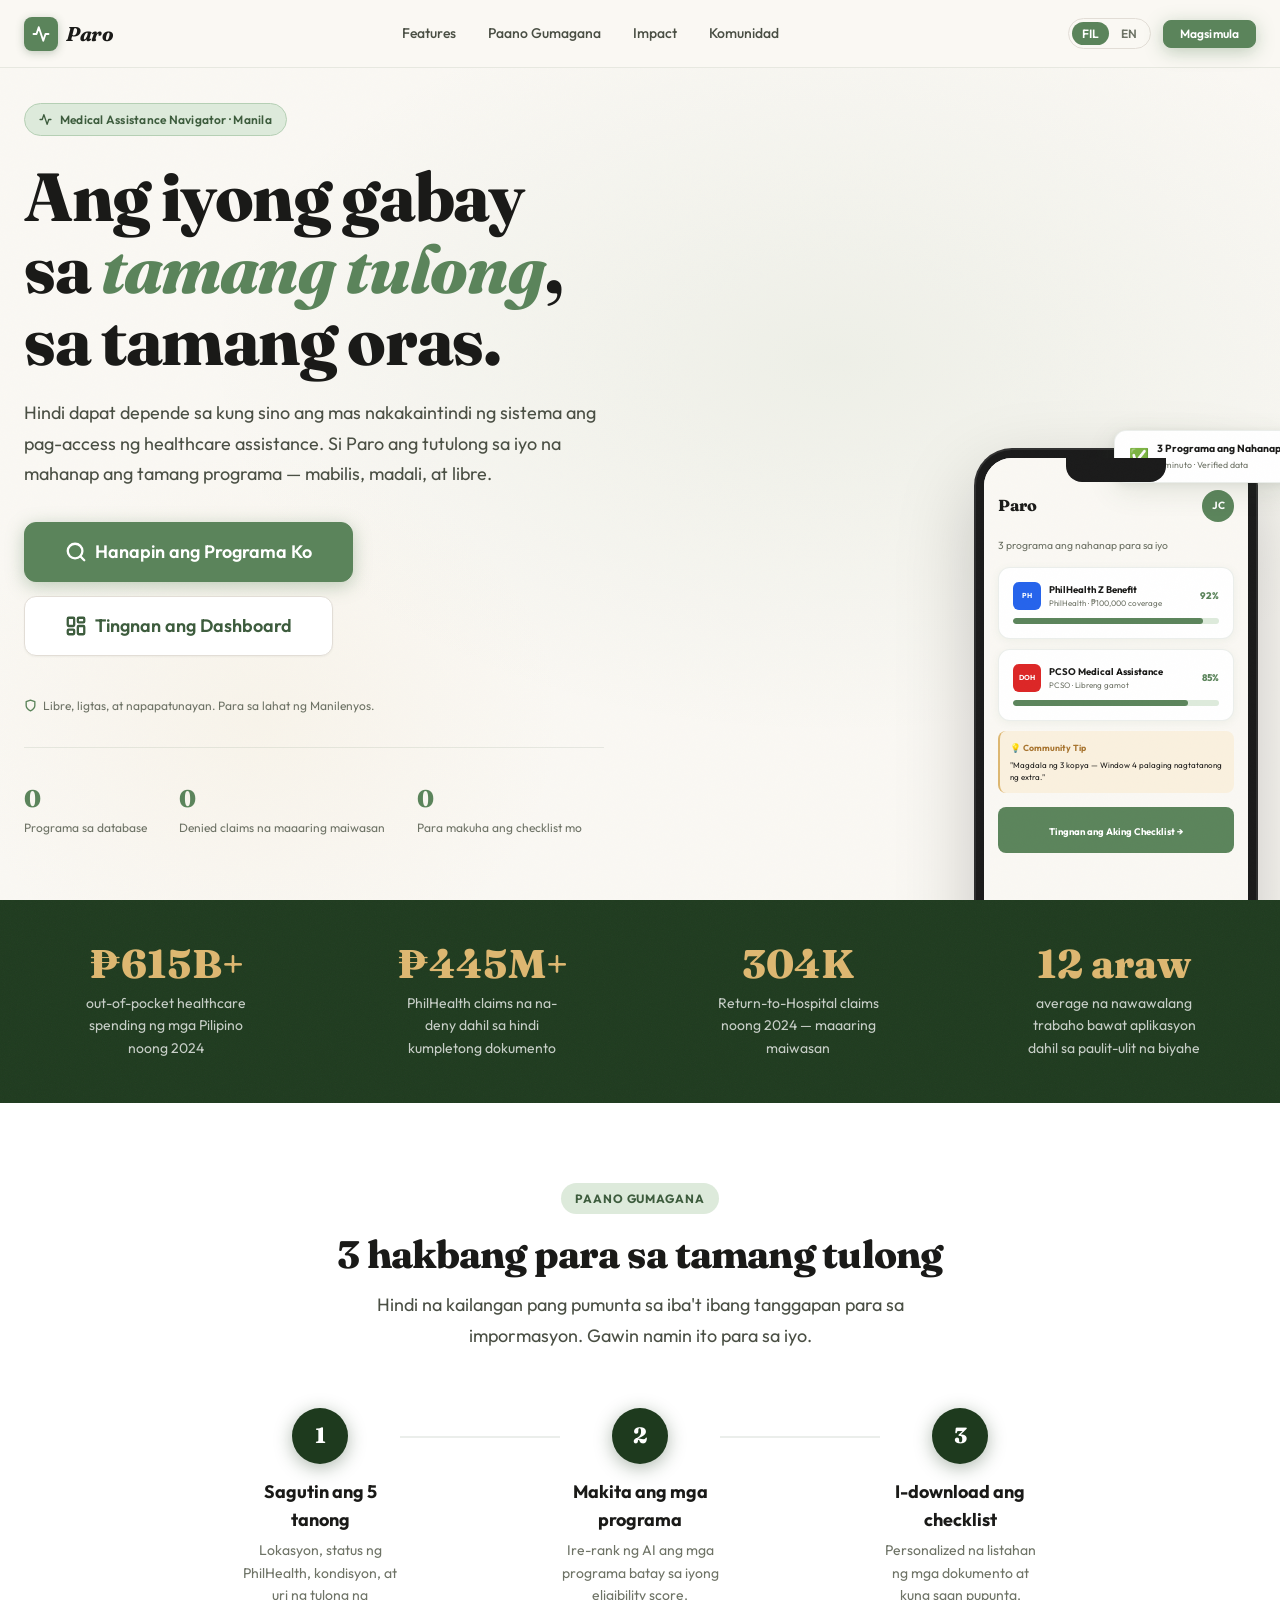
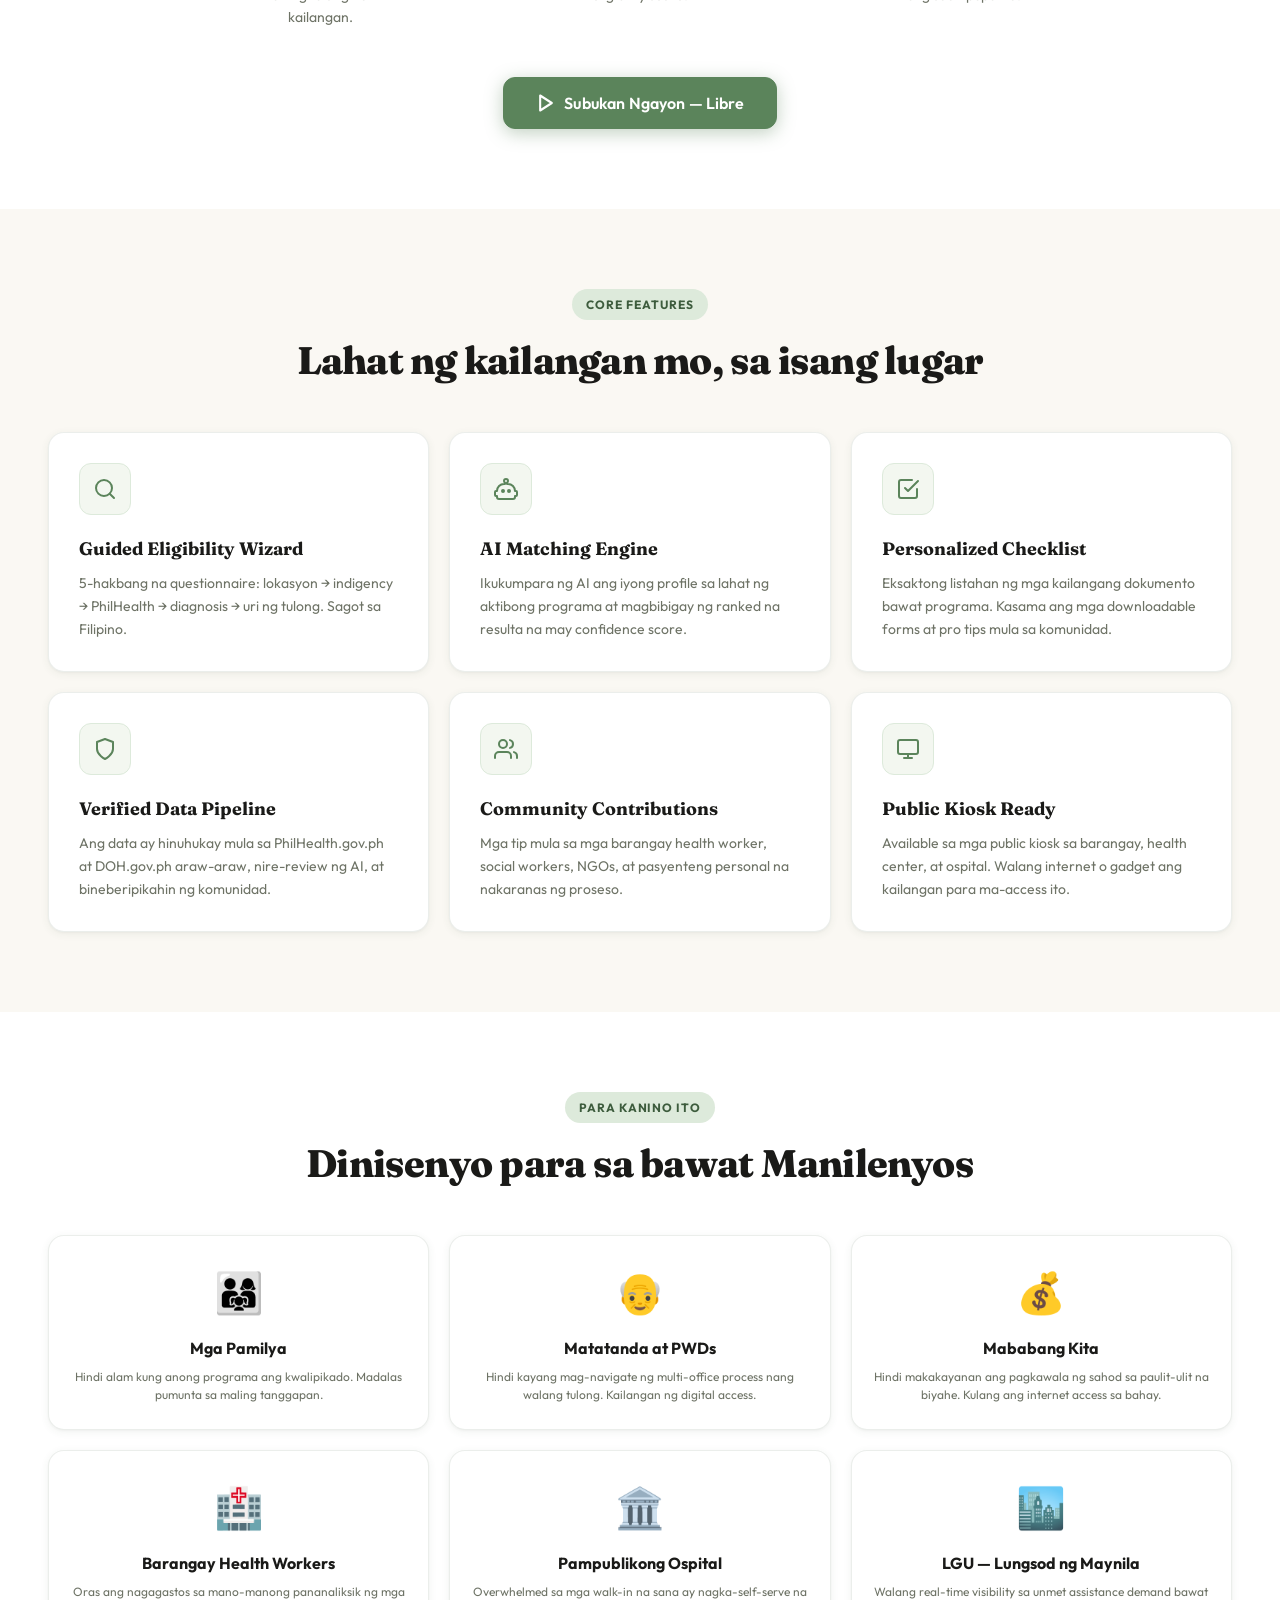
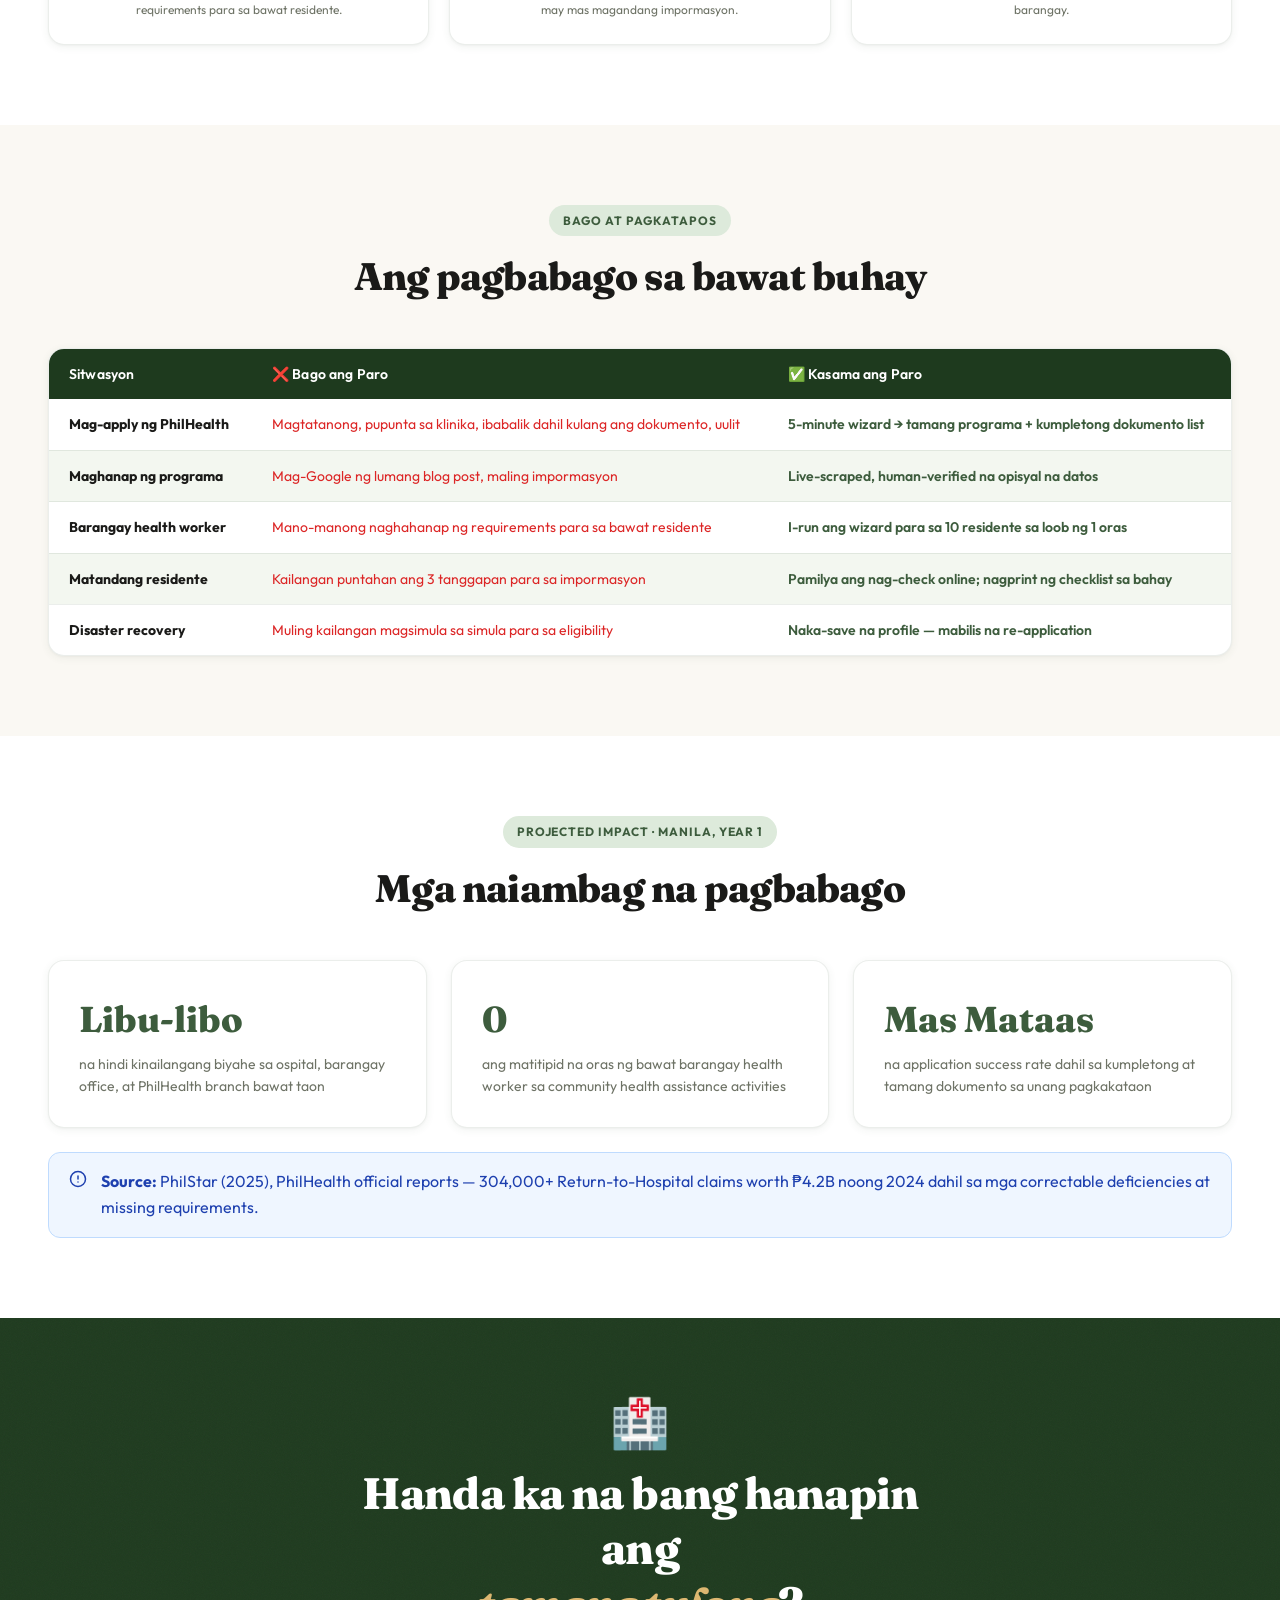
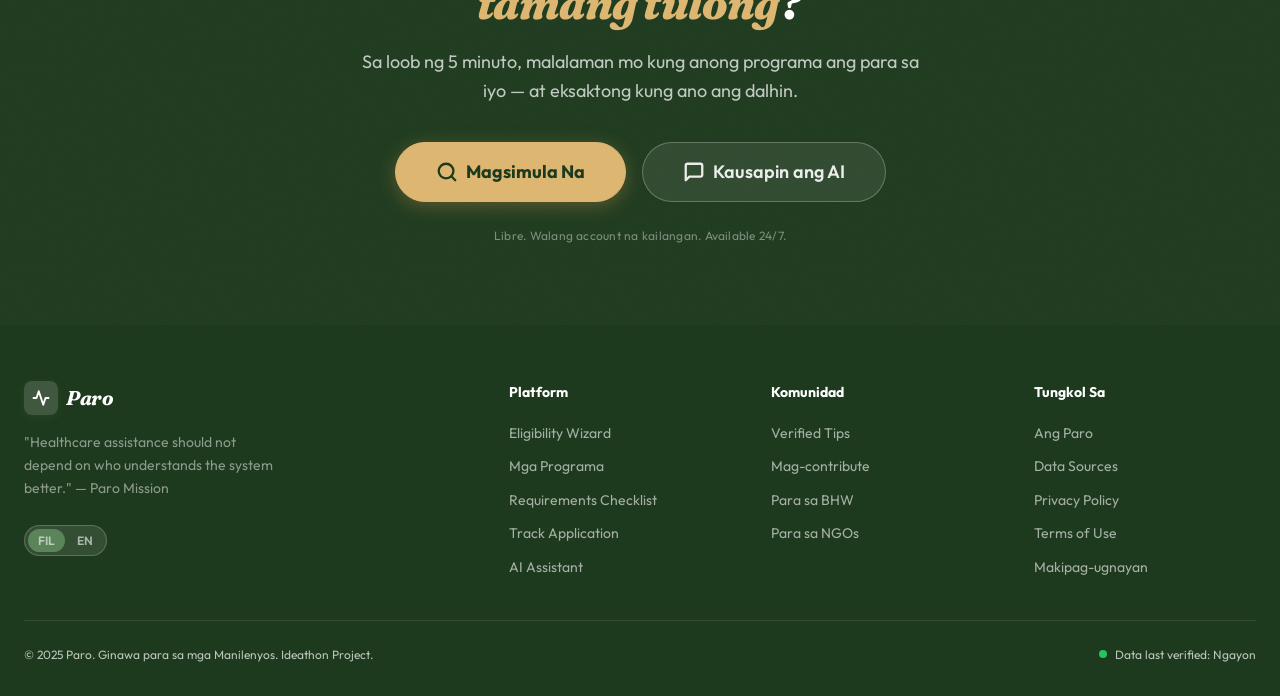
<file: index.html>
<!DOCTYPE html>
<html lang="fil">
<head>
  <meta charset="UTF-8" />
  <meta name="viewport" content="width=device-width, initial-scale=1.0" />
  <title>Paro — Your Guide to the Right Care, Every Time</title>
  <link rel="preconnect" href="https://fonts.googleapis.com" />
  <link rel="preconnect" href="https://fonts.gstatic.com" crossorigin />
  <link href="https://fonts.googleapis.com/css2?family=Fraunces:ital,opsz,wght@0,9..144,300;0,9..144,400;0,9..144,600;0,9..144,700;0,9..144,800;0,9..144,900;1,9..144,400;1,9..144,600;1,9..144,700;1,9..144,800&family=Outfit:wght@300;400;500;600;700;800&display=swap" rel="stylesheet" />
  <link rel="stylesheet" href="css/paro.css" />
  <style>
    /* ── Landing-specific styles ── */
    .hero { padding-top: 5.5rem; }
    .step-connector { flex: 1; height: 2px; background: var(--color-border); margin-top: -1.25rem; }
    .how-step { display:flex; flex-direction:column; align-items:center; text-align:center; gap:0.875rem; flex:1; }
    .how-step-num {
      width: 56px; height: 56px; border-radius: 50%;
      background: var(--color-primary-deep); color: white;
      font-family: var(--font-heading); font-size: 1.375rem; font-weight: 800;
      display:flex; align-items:center; justify-content:center;
      box-shadow: 0 4px 18px rgba(30, 58, 30, 0.35); position: relative; z-index: 1;
      font-variation-settings: 'opsz' 18;
    }
    .how-step-title { font-weight: 700; font-size: var(--text-lg); margin-bottom: 0.25rem; }
    .how-step-desc { font-size: var(--text-sm); color: var(--color-text-muted); max-width: 200px; line-height: 1.6; }
    .user-card { background: white; border-radius: var(--radius-lg); padding: 1.5rem 1.25rem; border: 1px solid var(--color-border); box-shadow: var(--shadow-card); text-align: center; transition: all var(--transition-base); }
    .user-card:hover { transform: translateY(-3px); box-shadow: var(--shadow-md); border-color: var(--color-primary-200); }
    .user-card-icon { font-size: 2.5rem; margin-bottom: 0.75rem; }
    .user-card-title { font-weight: 700; font-size: var(--text-base); margin-bottom: 0.375rem; }
    .user-card-desc { font-size: var(--text-xs); color: var(--color-text-muted); line-height: 1.55; }
    .impact-grid { display: grid; grid-template-columns: repeat(3, 1fr); gap: 1.5rem; }
    .impact-card { background: white; border-radius: var(--radius-lg); padding: 1.875rem; border: 1px solid var(--color-border); box-shadow: var(--shadow-card); transition: all var(--transition-base); }
    .impact-card:hover { transform: translateY(-2px); box-shadow: var(--shadow-md); border-color: var(--color-primary-200); }
    .impact-card-num { font-family: var(--font-heading); font-size: 2.25rem; font-weight: 800; color: var(--color-primary-dark); font-variation-settings: 'opsz' 36; }
    .impact-card-label { font-size: var(--text-sm); color: var(--color-text-muted); margin-top: 0.375rem; line-height: 1.55; }
    .comparison-table { width: 100%; border-collapse: collapse; }
    .comparison-table th { background: var(--color-primary-deep); color: white; padding: 0.875rem 1.25rem; font-size: var(--text-sm); font-weight: 600; text-align: left; letter-spacing: 0.01em; }
    .comparison-table th:first-child { border-radius: var(--radius-sm) 0 0 0; }
    .comparison-table th:last-child { border-radius: 0 var(--radius-sm) 0 0; }
    .comparison-table td { padding: 0.875rem 1.25rem; font-size: var(--text-sm); border-bottom: 1px solid var(--color-border); }
    .comparison-table tr:last-child td { border-bottom: none; }
    .comparison-table tr:nth-child(even) td { background: var(--color-primary-50); }
    .comparison-table .col-without { color: var(--color-error); }
    .comparison-table .col-with { color: var(--color-primary-dark); font-weight: 600; }
    .mockup-phone {
      width: 280px; height: 570px;
      background: white; border-radius: 36px;
      border: 8px solid #1a1a1a;
      box-shadow: 0 30px 80px rgba(0,0,0,0.22), 0 0 0 2px #333;
      overflow: hidden; position: relative;
      animation: floatPhone 4s ease-in-out infinite;
    }
    @keyframes floatPhone { 0%,100%{transform:translateY(0)} 50%{transform:translateY(-12px)} }
    .mockup-phone::before { content:''; position:absolute; top:0;left:50%;transform:translateX(-50%); width:100px;height:24px; background:#1a1a1a; border-radius:0 0 16px 16px; z-index:10; }
    .phone-content { height: 100%; overflow: hidden; }
    .phone-screen { background: var(--color-bg); height: 100%; padding: 2rem 0.875rem 0; }
    .phone-topbar { display:flex; align-items:center; justify-content:space-between; margin-bottom:1rem; }
    .phone-card { background: white; border-radius: 12px; padding: 0.875rem; box-shadow: 0 2px 8px rgba(91,132,91,0.08); margin-bottom: 0.625rem; border: 1px solid var(--color-border); }
    .phone-match-bar { height: 6px; background: var(--color-primary-100); border-radius: 3px; overflow: hidden; }
    .phone-match-fill { height: 100%; background: var(--color-primary); border-radius: 3px; }
    .bg-alt { background: var(--color-bg-alt); }
    .bg-white { background: white; }
    .bg-primary { background: var(--color-primary); }
    @media (max-width: 1024px) { .impact-grid { grid-template-columns: repeat(2, 1fr); } }
    @media (max-width: 768px) { .impact-grid { grid-template-columns: 1fr; } .comparison-table td, .comparison-table th { padding: 0.625rem 0.875rem; } }
  </style>
</head>
<body>

<!-- ── TOP NAVIGATION ─────────────────────────── -->
<nav class="nav-landing">
  <a href="index.html" class="paro-logo">
    <div class="paro-logo-mark">
      <svg xmlns="http://www.w3.org/2000/svg" width="18" height="18" viewBox="0 0 24 24" fill="none" stroke="currentColor" stroke-width="2.5" stroke-linecap="round" stroke-linejoin="round"><path d="M22 12h-4l-3 9L9 3l-3 9H2"/></svg>
    </div>
    <span class="paro-logo-text">Paro</span>
  </a>
  <div class="nav-links" id="nav-links">
    <a href="#features" class="nav-link">Features</a>
    <a href="#how-it-works" class="nav-link">Paano Gumagana</a>
    <a href="#impact" class="nav-link">Impact</a>
    <a href="community.html" class="nav-link">Komunidad</a>
  </div>
  <div style="display:flex;align-items:center;gap:0.75rem;">
    <div class="lang-toggle">
      <button class="lang-btn active" data-lang="fil">FIL</button>
      <button class="lang-btn" data-lang="en">EN</button>
    </div>
    <a href="dashboard.html" class="btn btn-primary btn-sm">Magsimula</a>
  </div>
</nav>

<!-- ── HERO ───────────────────────────────────── -->
<section class="hero">
  <div class="hero-content animate-fade-up">
    <div class="hero-badge">
      <svg xmlns="http://www.w3.org/2000/svg" width="13" height="13" viewBox="0 0 24 24" fill="none" stroke="currentColor" stroke-width="2.5" stroke-linecap="round" stroke-linejoin="round"><path d="M22 12h-4l-3 9L9 3l-3 9H2"/></svg>
      Medical Assistance Navigator · Manila
    </div>
    <h1 class="hero-title" data-fil="Ang iyong gabay<br>sa <span class='highlight'>tamang tulong</span>,<br>sa tamang oras." data-en="Your guide to the<br><span class='highlight'>right care</span>,<br>every time.">
      Ang iyong gabay<br>sa <span class="highlight">tamang tulong</span>,<br>sa tamang oras.
    </h1>
    <p class="hero-subtitle" data-fil="Hindi dapat depende sa kung sino ang mas nakakaintindi ng sistema ang pag-access ng healthcare assistance. Si Paro ang tutulong sa iyo na mahanap ang tamang programa — mabilis, madali, at libre." data-en="Healthcare assistance should not depend on who understands the system better. Paro helps you find the right programs — quickly, easily, and for free.">
      Hindi dapat depende sa kung sino ang mas nakakaintindi ng sistema ang pag-access ng healthcare assistance. Si Paro ang tutulong sa iyo na mahanap ang tamang programa — mabilis, madali, at libre.
    </p>
    <div class="hero-actions">
      <a href="eligibility.html" class="btn btn-primary btn-xl">
        <svg xmlns="http://www.w3.org/2000/svg" width="20" height="20" viewBox="0 0 24 24" fill="none" stroke="currentColor" stroke-width="2.5" stroke-linecap="round" stroke-linejoin="round"><circle cx="11" cy="11" r="8"/><path d="m21 21-4.3-4.3"/></svg>
        Hanapin ang Programa Ko
      </a>
      <a href="dashboard.html" class="btn btn-secondary btn-xl">
        <svg xmlns="http://www.w3.org/2000/svg" width="20" height="20" viewBox="0 0 24 24" fill="none" stroke="currentColor" stroke-width="2.5" stroke-linecap="round" stroke-linejoin="round"><rect width="7" height="9" x="3" y="3" rx="1"/><rect width="7" height="5" x="14" y="3" rx="1"/><rect width="7" height="9" x="14" y="12" rx="1"/><rect width="7" height="5" x="3" y="16" rx="1"/></svg>
        Tingnan ang Dashboard
      </a>
    </div>
    <p class="hero-note">
      <svg xmlns="http://www.w3.org/2000/svg" width="13" height="13" viewBox="0 0 24 24" fill="none" stroke="currentColor" stroke-width="2.5" stroke-linecap="round" stroke-linejoin="round"><path d="M12 22s8-4 8-10V5l-8-3-8 3v7c0 6 8 10 8 10z"/></svg>
      Libre, ligtas, at napapatunayan. Para sa lahat ng Manilenyos.
    </p>
    <!-- Mini stats -->
    <div style="display:flex;gap:2rem;margin-top:2rem;padding-top:2rem;border-top:1px solid var(--color-border);">
      <div>
        <div style="font-family:var(--font-heading);font-size:1.5rem;font-weight:800;color:var(--color-primary)" data-counter="12" data-suffix="K+">0</div>
        <div style="font-size:var(--text-xs);color:var(--color-text-muted)">Programa sa database</div>
      </div>
      <div>
        <div style="font-family:var(--font-heading);font-size:1.5rem;font-weight:800;color:var(--color-primary)" data-counter="304" data-suffix="K">0</div>
        <div style="font-size:var(--text-xs);color:var(--color-text-muted)">Denied claims na maaaring maiwasan</div>
      </div>
      <div>
        <div style="font-family:var(--font-heading);font-size:1.5rem;font-weight:800;color:var(--color-primary)" data-counter="5" data-suffix=" min">0</div>
        <div style="font-size:var(--text-xs);color:var(--color-text-muted)">Para makuha ang checklist mo</div>
      </div>
    </div>
  </div>

  <!-- Phone Mockup -->
  <div class="hero-visual animate-fade-up-delay-2">
    <div class="mockup-phone">
      <div class="phone-content">
        <div class="phone-screen">
          <div class="phone-topbar">
            <div style="font-family:var(--font-heading);font-weight:800;font-size:1rem;color:var(--color-text)">Paro</div>
            <div class="avatar avatar-sm avatar-primary" style="font-size:0.65rem;">JC</div>
          </div>
          <div style="font-size:0.65rem;color:var(--color-text-muted);margin-bottom:0.75rem;">3 programa ang nahanap para sa iyo</div>
          <!-- Program card 1 -->
          <div class="phone-card">
            <div style="display:flex;align-items:center;gap:0.5rem;margin-bottom:0.5rem;">
              <div style="width:28px;height:28px;background:#2563eb;border-radius:6px;display:flex;align-items:center;justify-content:center;">
                <span style="color:white;font-size:0.45rem;font-weight:700;">PH</span>
              </div>
              <div style="flex:1;">
                <div style="font-size:0.6rem;font-weight:700;color:var(--color-text)">PhilHealth Z Benefit</div>
                <div style="font-size:0.5rem;color:var(--color-text-muted)">PhilHealth · ₱100,000 coverage</div>
              </div>
              <div style="font-size:0.6rem;font-weight:800;color:var(--color-primary)">92%</div>
            </div>
            <div class="phone-match-bar"><div class="phone-match-fill" style="width:92%"></div></div>
          </div>
          <!-- Program card 2 -->
          <div class="phone-card">
            <div style="display:flex;align-items:center;gap:0.5rem;margin-bottom:0.5rem;">
              <div style="width:28px;height:28px;background:#dc2626;border-radius:6px;display:flex;align-items:center;justify-content:center;">
                <span style="color:white;font-size:0.45rem;font-weight:700;">DOH</span>
              </div>
              <div style="flex:1;">
                <div style="font-size:0.6rem;font-weight:700;color:var(--color-text)">PCSO Medical Assistance</div>
                <div style="font-size:0.5rem;color:var(--color-text-muted)">PCSO · Libreng gamot</div>
              </div>
              <div style="font-size:0.6rem;font-weight:800;color:var(--color-primary)">85%</div>
            </div>
            <div class="phone-match-bar"><div class="phone-match-fill" style="width:85%"></div></div>
          </div>
          <!-- Tip card -->
          <div style="background:var(--color-accent-light);border-radius:8px;padding:0.625rem;border-left:2px solid var(--color-accent);margin-top:0.5rem;">
            <div style="font-size:0.55rem;font-weight:700;color:var(--color-accent-dark);margin-bottom:0.25rem;">💡 Community Tip</div>
            <div style="font-size:0.5rem;color:var(--color-text);line-height:1.5">"Magdala ng 3 kopya — Window 4 palaging nagtatanong ng extra."</div>
          </div>
          <!-- CTA -->
          <div style="margin-top:0.875rem;background:var(--color-primary);border-radius:8px;padding:0.625rem;text-align:center;">
            <span style="color:white;font-size:0.6rem;font-weight:700;">Tingnan ang Aking Checklist →</span>
          </div>
        </div>
      </div>
    </div>
    <!-- Floating badges -->
    <div style="position:absolute;top:-20px;right:-40px;background:white;border-radius:12px;padding:0.625rem 0.875rem;box-shadow:var(--shadow-lg);border:1px solid var(--color-border);display:flex;align-items:center;gap:0.5rem;white-space:nowrap;">
      <span style="font-size:1rem;">✅</span>
      <div>
        <div style="font-size:0.65rem;font-weight:700;">3 Programa ang Nahanap</div>
        <div style="font-size:0.55rem;color:var(--color-text-muted);">5 minuto · Verified data</div>
      </div>
    </div>
    <div style="position:absolute;bottom:40px;left:-50px;background:white;border-radius:12px;padding:0.625rem 0.875rem;box-shadow:var(--shadow-lg);border:1px solid var(--color-border);display:flex;align-items:center;gap:0.5rem;white-space:nowrap;">
      <span style="font-size:1rem;">📋</span>
      <div>
        <div style="font-size:0.65rem;font-weight:700;">Checklist na-generate</div>
        <div style="font-size:0.55rem;color:var(--color-text-muted);">4 documents · Downloadable</div>
      </div>
    </div>
  </div>
</section>

<!-- ── STATS STRIP ─────────────────────────────── -->
<section class="stats-strip">
  <div class="stat-item reveal">
    <div class="stat-number" data-counter="615" data-prefix="₱" data-suffix="B+">₱615B+</div>
    <div class="stat-label">out-of-pocket healthcare spending ng mga Pilipino noong 2024</div>
  </div>
  <div class="stat-item reveal">
    <div class="stat-number" data-counter="445" data-prefix="₱" data-suffix="M+">₱445M+</div>
    <div class="stat-label">PhilHealth claims na na-deny dahil sa hindi kumpletong dokumento</div>
  </div>
  <div class="stat-item reveal">
    <div class="stat-number" data-counter="304" data-suffix="K">304K</div>
    <div class="stat-label">Return-to-Hospital claims noong 2024 — maaaring maiwasan</div>
  </div>
  <div class="stat-item reveal">
    <div class="stat-number" data-counter="12" data-suffix=" araw">12 araw</div>
    <div class="stat-label">average na nawawalang trabaho bawat aplikasyon dahil sa paulit-ulit na biyahe</div>
  </div>
</section>

<!-- ── HOW IT WORKS ───────────────────────────── -->
<section class="section bg-white" id="how-it-works">
  <div class="container">
    <div style="text-align:center;margin-bottom:3.5rem;">
      <div class="section-eyebrow" style="margin:0 auto 1rem;">Paano Gumagana</div>
      <h2 class="section-title" style="margin:0 auto 0.75rem;">3 hakbang para sa tamang tulong</h2>
      <p class="section-desc" style="margin:0 auto;text-align:center;">Hindi na kailangan pang pumunta sa iba't ibang tanggapan para sa impormasyon. Gawin namin ito para sa iyo.</p>
    </div>
    <div style="display:flex;align-items:flex-start;gap:0;max-width:800px;margin:0 auto;">
      <div class="how-step reveal reveal-1">
        <div class="how-step-num">1</div>
        <div>
          <div class="how-step-title">Sagutin ang 5 tanong</div>
          <div class="how-step-desc">Lokasyon, status ng PhilHealth, kondisyon, at uri ng tulong na kailangan.</div>
        </div>
      </div>
      <div class="step-connector" style="margin-top:1.75rem;"></div>
      <div class="how-step reveal reveal-2">
        <div class="how-step-num">2</div>
        <div>
          <div class="how-step-title">Makita ang mga programa</div>
          <div class="how-step-desc">Ire-rank ng AI ang mga programa batay sa iyong eligibility score.</div>
        </div>
      </div>
      <div class="step-connector" style="margin-top:1.75rem;"></div>
      <div class="how-step reveal reveal-3">
        <div class="how-step-num">3</div>
        <div>
          <div class="how-step-title">I-download ang checklist</div>
          <div class="how-step-desc">Personalized na listahan ng mga dokumento at kung saan pupunta.</div>
        </div>
      </div>
    </div>
    <div style="text-align:center;margin-top:3rem;">
      <a href="eligibility.html" class="btn btn-primary btn-lg">
        <svg xmlns="http://www.w3.org/2000/svg" width="18" height="18" viewBox="0 0 24 24" fill="none" stroke="currentColor" stroke-width="2.5" stroke-linecap="round" stroke-linejoin="round"><polygon points="5 3 19 12 5 21 5 3"/></svg>
        Subukan Ngayon — Libre
      </a>
    </div>
  </div>
</section>

<!-- ── FEATURES ───────────────────────────────── -->
<section class="section" id="features">
  <div class="container">
    <div style="text-align:center;margin-bottom:3rem;">
      <div class="section-eyebrow" style="margin:0 auto 1rem;">Core Features</div>
      <h2 class="section-title" style="margin:0 auto;">Lahat ng kailangan mo, sa isang lugar</h2>
    </div>
    <div class="grid grid-3" style="gap:1.25rem;">
      <div class="feature-card reveal reveal-1">
        <div class="feature-icon">
          <svg xmlns="http://www.w3.org/2000/svg" width="24" height="24" viewBox="0 0 24 24" fill="none" stroke="currentColor" stroke-width="2" stroke-linecap="round" stroke-linejoin="round"><circle cx="11" cy="11" r="8"/><path d="m21 21-4.3-4.3"/></svg>
        </div>
        <div class="feature-title">Guided Eligibility Wizard</div>
        <div class="feature-desc">5-hakbang na questionnaire: lokasyon → indigency → PhilHealth → diagnosis → uri ng tulong. Sagot sa Filipino.</div>
      </div>
      <div class="feature-card reveal reveal-2">
        <div class="feature-icon">
          <svg xmlns="http://www.w3.org/2000/svg" width="24" height="24" viewBox="0 0 24 24" fill="none" stroke="currentColor" stroke-width="2" stroke-linecap="round" stroke-linejoin="round"><path d="M12 2a2 2 0 0 1 2 2c0 .74-.4 1.39-1 1.73V7h1a7 7 0 0 1 7 7h1a1 1 0 0 1 1 1v3a1 1 0 0 1-1 1h-1v1a2 2 0 0 1-2 2H5a2 2 0 0 1-2-2v-1H2a1 1 0 0 1-1-1v-3a1 1 0 0 1 1-1h1a7 7 0 0 1 7-7h1V5.73c-.6-.34-1-.99-1-1.73a2 2 0 0 1 2-2z"/><circle cx="9" cy="14" r="1"/><circle cx="15" cy="14" r="1"/></svg>
        </div>
        <div class="feature-title">AI Matching Engine</div>
        <div class="feature-desc">Ikukumpara ng AI ang iyong profile sa lahat ng aktibong programa at magbibigay ng ranked na resulta na may confidence score.</div>
      </div>
      <div class="feature-card reveal reveal-3">
        <div class="feature-icon">
          <svg xmlns="http://www.w3.org/2000/svg" width="24" height="24" viewBox="0 0 24 24" fill="none" stroke="currentColor" stroke-width="2" stroke-linecap="round" stroke-linejoin="round"><path d="M9 11l3 3L22 4"/><path d="M21 12v7a2 2 0 0 1-2 2H5a2 2 0 0 1-2-2V5a2 2 0 0 1 2-2h11"/></svg>
        </div>
        <div class="feature-title">Personalized Checklist</div>
        <div class="feature-desc">Eksaktong listahan ng mga kailangang dokumento bawat programa. Kasama ang mga downloadable forms at pro tips mula sa komunidad.</div>
      </div>
      <div class="feature-card reveal reveal-4">
        <div class="feature-icon">
          <svg xmlns="http://www.w3.org/2000/svg" width="24" height="24" viewBox="0 0 24 24" fill="none" stroke="currentColor" stroke-width="2" stroke-linecap="round" stroke-linejoin="round"><path d="M12 22s8-4 8-10V5l-8-3-8 3v7c0 6 8 10 8 10z"/></svg>
        </div>
        <div class="feature-title">Verified Data Pipeline</div>
        <div class="feature-desc">Ang data ay hinuhukay mula sa PhilHealth.gov.ph at DOH.gov.ph araw-araw, nire-review ng AI, at bineberipikahin ng komunidad.</div>
      </div>
      <div class="feature-card reveal reveal-5">
        <div class="feature-icon">
          <svg xmlns="http://www.w3.org/2000/svg" width="24" height="24" viewBox="0 0 24 24" fill="none" stroke="currentColor" stroke-width="2" stroke-linecap="round" stroke-linejoin="round"><path d="M17 21v-2a4 4 0 0 0-4-4H5a4 4 0 0 0-4 4v2"/><circle cx="9" cy="7" r="4"/><path d="M23 21v-2a4 4 0 0 0-3-3.87"/><path d="M16 3.13a4 4 0 0 1 0 7.75"/></svg>
        </div>
        <div class="feature-title">Community Contributions</div>
        <div class="feature-desc">Mga tip mula sa mga barangay health worker, social workers, NGOs, at pasyenteng personal na nakaranas ng proseso.</div>
      </div>
      <div class="feature-card reveal reveal-6">
        <div class="feature-icon">
          <svg xmlns="http://www.w3.org/2000/svg" width="24" height="24" viewBox="0 0 24 24" fill="none" stroke="currentColor" stroke-width="2" stroke-linecap="round" stroke-linejoin="round"><rect width="20" height="14" x="2" y="3" rx="2"/><line x1="8" y1="21" x2="16" y2="21"/><line x1="12" y1="17" x2="12" y2="21"/></svg>
        </div>
        <div class="feature-title">Public Kiosk Ready</div>
        <div class="feature-desc">Available sa mga public kiosk sa barangay, health center, at ospital. Walang internet o gadget ang kailangan para ma-access ito.</div>
      </div>
    </div>
  </div>
</section>

<!-- ── TARGET USERS ───────────────────────────── -->
<section class="section bg-white">
  <div class="container">
    <div style="text-align:center;margin-bottom:3rem;">
      <div class="section-eyebrow" style="margin:0 auto 1rem;">Para Kanino Ito</div>
      <h2 class="section-title" style="margin:0 auto;">Dinisenyo para sa bawat Manilenyos</h2>
    </div>
    <div class="grid grid-3" style="gap:1.25rem;">
      <div class="user-card reveal reveal-1">
        <div class="user-card-icon">👨‍👩‍👧</div>
        <div class="user-card-title">Mga Pamilya</div>
        <div class="user-card-desc">Hindi alam kung anong programa ang kwalipikado. Madalas pumunta sa maling tanggapan.</div>
      </div>
      <div class="user-card reveal reveal-2">
        <div class="user-card-icon">👴</div>
        <div class="user-card-title">Matatanda at PWDs</div>
        <div class="user-card-desc">Hindi kayang mag-navigate ng multi-office process nang walang tulong. Kailangan ng digital access.</div>
      </div>
      <div class="user-card reveal reveal-3">
        <div class="user-card-icon">💰</div>
        <div class="user-card-title">Mababang Kita</div>
        <div class="user-card-desc">Hindi makakayanan ang pagkawala ng sahod sa paulit-ulit na biyahe. Kulang ang internet access sa bahay.</div>
      </div>
      <div class="user-card reveal reveal-4">
        <div class="user-card-icon">🏥</div>
        <div class="user-card-title">Barangay Health Workers</div>
        <div class="user-card-desc">Oras ang nagagastos sa mano-manong pananaliksik ng mga requirements para sa bawat residente.</div>
      </div>
      <div class="user-card reveal reveal-5">
        <div class="user-card-icon">🏛️</div>
        <div class="user-card-title">Pampublikong Ospital</div>
        <div class="user-card-desc">Overwhelmed sa mga walk-in na sana ay nagka-self-serve na may mas magandang impormasyon.</div>
      </div>
      <div class="user-card reveal reveal-6">
        <div class="user-card-icon">🏙️</div>
        <div class="user-card-title">LGU — Lungsod ng Maynila</div>
        <div class="user-card-desc">Walang real-time visibility sa unmet assistance demand bawat barangay.</div>
      </div>
    </div>
  </div>
</section>

<!-- ── COMPARISON TABLE ───────────────────────── -->
<section class="section" id="impact">
  <div class="container">
    <div style="text-align:center;margin-bottom:3rem;">
      <div class="section-eyebrow" style="margin:0 auto 1rem;">Bago at Pagkatapos</div>
      <h2 class="section-title" style="margin:0 auto;">Ang pagbabago sa bawat buhay</h2>
    </div>
    <div class="card reveal" style="overflow:hidden;">
      <table class="comparison-table">
        <thead>
          <tr>
            <th>Sitwasyon</th>
            <th>❌ Bago ang Paro</th>
            <th>✅ Kasama ang Paro</th>
          </tr>
        </thead>
        <tbody>
          <tr>
            <td><strong>Mag-apply ng PhilHealth</strong></td>
            <td class="col-without">Magtatanong, pupunta sa klinika, ibabalik dahil kulang ang dokumento, uulit</td>
            <td class="col-with">5-minute wizard → tamang programa + kumpletong dokumento list</td>
          </tr>
          <tr>
            <td><strong>Maghanap ng programa</strong></td>
            <td class="col-without">Mag-Google ng lumang blog post, maling impormasyon</td>
            <td class="col-with">Live-scraped, human-verified na opisyal na datos</td>
          </tr>
          <tr>
            <td><strong>Barangay health worker</strong></td>
            <td class="col-without">Mano-manong naghahanap ng requirements para sa bawat residente</td>
            <td class="col-with">I-run ang wizard para sa 10 residente sa loob ng 1 oras</td>
          </tr>
          <tr>
            <td><strong>Matandang residente</strong></td>
            <td class="col-without">Kailangan puntahan ang 3 tanggapan para sa impormasyon</td>
            <td class="col-with">Pamilya ang nag-check online; nagprint ng checklist sa bahay</td>
          </tr>
          <tr>
            <td><strong>Disaster recovery</strong></td>
            <td class="col-without">Muling kailangan magsimula sa simula para sa eligibility</td>
            <td class="col-with">Naka-save na profile — mabilis na re-application</td>
          </tr>
        </tbody>
      </table>
    </div>
  </div>
</section>

<!-- ── IMPACT ─────────────────────────────────── -->
<section class="section bg-white">
  <div class="container">
    <div style="text-align:center;margin-bottom:3rem;">
      <div class="section-eyebrow" style="margin:0 auto 1rem;">Projected Impact · Manila, Year 1</div>
      <h2 class="section-title" style="margin:0 auto;">Mga naiambag na pagbabago</h2>
    </div>
    <div class="impact-grid">
      <div class="impact-card reveal">
        <div class="impact-card-num">Libu-libo</div>
        <div class="impact-card-label">na hindi kinailangang biyahe sa ospital, barangay office, at PhilHealth branch bawat taon</div>
      </div>
      <div class="impact-card reveal">
        <div class="impact-card-num" data-counter="23" data-suffix=" oras">0</div>
        <div class="impact-card-label">ang matitipid na oras ng bawat barangay health worker sa community health assistance activities</div>
      </div>
      <div class="impact-card reveal">
        <div class="impact-card-num">Mas Mataas</div>
        <div class="impact-card-label">na application success rate dahil sa kumpletong at tamang dokumento sa unang pagkakataon</div>
      </div>
    </div>
    <div class="alert alert-info reveal" style="margin-top:1.5rem;">
      <svg xmlns="http://www.w3.org/2000/svg" width="18" height="18" viewBox="0 0 24 24" fill="none" stroke="currentColor" stroke-width="2" stroke-linecap="round" stroke-linejoin="round"><circle cx="12" cy="12" r="10"/><line x1="12" y1="8" x2="12" y2="12"/><line x1="12" y1="16" x2="12.01" y2="16"/></svg>
      <div>
        <strong>Source:</strong> PhilStar (2025), PhilHealth official reports — 304,000+ Return-to-Hospital claims worth ₱4.2B noong 2024 dahil sa mga correctable deficiencies at missing requirements.
      </div>
    </div>
  </div>
</section>

<!-- ── CTA SECTION ────────────────────────────── -->
<section class="section section-deep" style="text-align:center;">
  <div class="container" style="position:relative;z-index:1;">
    <div style="max-width:580px;margin:0 auto;">
      <div style="font-size:3rem;margin-bottom:1.25rem;line-height:1;">🏥</div>
      <h2 style="font-family:var(--font-heading);font-size:clamp(1.875rem,3.5vw,2.75rem);font-weight:800;color:white;margin-bottom:1rem;letter-spacing:-0.02em;font-variation-settings:'opsz' 36;" class="reveal">
        Handa ka na bang hanapin ang<br><em style="color:var(--color-accent);font-style:italic;">tamang tulong</em>?
      </h2>
      <p style="color:rgba(255,255,255,0.72);font-size:var(--text-lg);margin-bottom:2.25rem;line-height:1.65;" class="reveal">
        Sa loob ng 5 minuto, malalaman mo kung anong programa ang para sa iyo — at eksaktong kung ano ang dalhin.
      </p>
      <div style="display:flex;gap:1rem;justify-content:center;flex-wrap:wrap;" class="reveal">
        <a href="eligibility.html" class="btn btn-accent btn-xl btn-pill">
          <svg xmlns="http://www.w3.org/2000/svg" width="20" height="20" viewBox="0 0 24 24" fill="none" stroke="currentColor" stroke-width="2.5" stroke-linecap="round" stroke-linejoin="round"><circle cx="11" cy="11" r="8"/><path d="m21 21-4.3-4.3"/></svg>
          Magsimula Na
        </a>
        <a href="assistant.html" class="btn btn-secondary btn-xl btn-pill" style="background:rgba(255,255,255,0.08);border-color:rgba(255,255,255,0.25);color:rgba(255,255,255,0.9);">
          <svg xmlns="http://www.w3.org/2000/svg" width="20" height="20" viewBox="0 0 24 24" fill="none" stroke="currentColor" stroke-width="2.5" stroke-linecap="round" stroke-linejoin="round"><path d="M21 15a2 2 0 0 1-2 2H7l-4 4V5a2 2 0 0 1 2-2h14a2 2 0 0 1 2 2z"/></svg>
          Kausapin ang AI
        </a>
      </div>
      <p style="color:rgba(255,255,255,0.42);font-size:var(--text-xs);margin-top:1.5rem;letter-spacing:0.02em;">Libre. Walang account na kailangan. Available 24/7.</p>
    </div>
  </div>
</section>

<!-- ── FOOTER ─────────────────────────────────── -->
<footer class="footer">
  <div class="footer-grid">
    <div>
      <div class="footer-brand">
        <a href="index.html" class="paro-logo">
          <div class="paro-logo-mark" style="background:rgba(255,255,255,0.15);">
            <svg xmlns="http://www.w3.org/2000/svg" width="18" height="18" viewBox="0 0 24 24" fill="none" stroke="currentColor" stroke-width="2.5" stroke-linecap="round" stroke-linejoin="round"><path d="M22 12h-4l-3 9L9 3l-3 9H2"/></svg>
          </div>
          <span class="paro-logo-text">Paro</span>
        </a>
      </div>
      <p class="footer-desc">"Healthcare assistance should not depend on who understands the system better." — Paro Mission</p>
      <div style="display:flex;gap:0.5rem;margin-top:1rem;">
        <div class="lang-toggle" style="background:rgba(255,255,255,0.1);border-color:rgba(255,255,255,0.2);">
          <button class="lang-btn active" data-lang="fil" style="color:rgba(255,255,255,0.6)">FIL</button>
          <button class="lang-btn" data-lang="en" style="color:rgba(255,255,255,0.6)">EN</button>
        </div>
      </div>
    </div>
    <div>
      <div class="footer-col-title">Platform</div>
      <ul class="footer-links">
        <li><a href="eligibility.html">Eligibility Wizard</a></li>
        <li><a href="programs.html">Mga Programa</a></li>
        <li><a href="checklist.html">Requirements Checklist</a></li>
        <li><a href="tracking.html">Track Application</a></li>
        <li><a href="assistant.html">AI Assistant</a></li>
      </ul>
    </div>
    <div>
      <div class="footer-col-title">Komunidad</div>
      <ul class="footer-links">
        <li><a href="community.html">Verified Tips</a></li>
        <li><a href="community.html">Mag-contribute</a></li>
        <li><a href="#">Para sa BHW</a></li>
        <li><a href="#">Para sa NGOs</a></li>
      </ul>
    </div>
    <div>
      <div class="footer-col-title">Tungkol Sa</div>
      <ul class="footer-links">
        <li><a href="#">Ang Paro</a></li>
        <li><a href="#">Data Sources</a></li>
        <li><a href="#">Privacy Policy</a></li>
        <li><a href="#">Terms of Use</a></li>
        <li><a href="#">Makipag-ugnayan</a></li>
      </ul>
    </div>
  </div>
  <div class="footer-bottom">
    <p>© 2025 Paro. Ginawa para sa mga Manilenyos. Ideathon Project.</p>
    <p style="display:flex;gap:0.5rem;align-items:center;">
      <span style="display:inline-block;width:8px;height:8px;background:#22c55e;border-radius:50%;animation:pulse 2s infinite;"></span>
      Data last verified: Ngayon
    </p>
  </div>
</footer>

<script src="js/paro.js"></script>
</body>
</html>
</file>
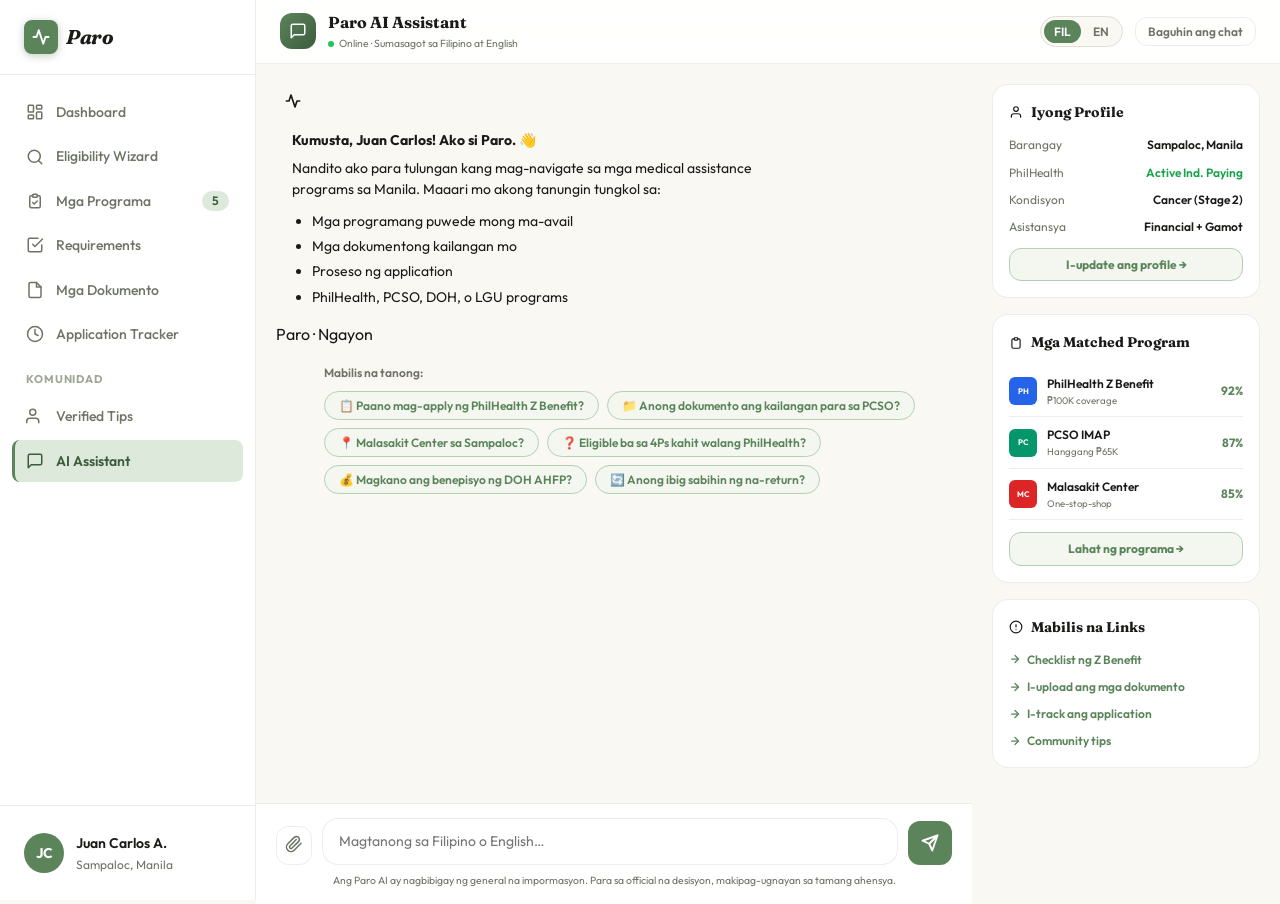
<file: assistant.html>
<!DOCTYPE html>
<html lang="fil">
<head>
  <meta charset="UTF-8" />
  <meta name="viewport" content="width=device-width, initial-scale=1.0" />
  <title>Paro — AI Assistant</title>
  <link rel="preconnect" href="https://fonts.googleapis.com" />
  <link href="https://fonts.googleapis.com/css2?family=Fraunces:ital,opsz,wght@0,9..144,300;0,9..144,400;0,9..144,600;0,9..144,700;0,9..144,800;0,9..144,900;1,9..144,400;1,9..144,600;1,9..144,700;1,9..144,800&family=Outfit:wght@300;400;500;600;700;800&display=swap" rel="stylesheet" />
  <link rel="stylesheet" href="css/paro.css" />
  <style>
    .chat-layout { display: flex; flex-direction: column; height: calc(100vh - 60px); overflow: hidden; }
    .chat-body { display: flex; flex: 1; gap: 1.25rem; overflow: hidden; }
    .chat-main { flex: 1; display: flex; flex-direction: column; overflow: hidden; }
    .chat-sidebar-panel { width: 288px; flex-shrink: 0; overflow-y: auto; display: flex; flex-direction: column; gap: 1rem; }
    .chat-messages-scroll { flex: 1; overflow-y: auto; padding: 1.25rem; display: flex; flex-direction: column; gap: 1rem; scrollbar-width: thin; scrollbar-color: var(--color-border) transparent; }
    .chat-input-bar { padding: 0.875rem 1.25rem; border-top: 1px solid var(--color-border); background: white; }
    .chat-input-row { display: flex; gap: 0.625rem; align-items: flex-end; }
    .chat-input-row textarea { flex: 1; border: 1.5px solid var(--color-border); border-radius: var(--radius-lg); padding: 0.75rem 1rem; font-family: var(--font-body); font-size: var(--text-sm); resize: none; outline: none; min-height: 44px; max-height: 120px; line-height: 1.5; transition: border-color var(--transition-base); }
    .chat-input-row textarea:focus { border-color: var(--color-primary); }
    .chat-send-btn { width: 44px; height: 44px; background: var(--color-primary); color: white; border: none; border-radius: var(--radius-md); cursor: pointer; display: flex; align-items: center; justify-content: center; flex-shrink: 0; transition: all var(--transition-base); }
    .chat-send-btn:hover { background: var(--color-primary-dark); transform: scale(1.03); }
    .prompt-chips { display: flex; flex-wrap: wrap; gap: 0.5rem; margin-bottom: 0.75rem; }
    .prompt-chip { background: var(--color-primary-50); color: var(--color-primary); border: 1px solid var(--color-primary-200); border-radius: 100px; padding: 0.375rem 0.875rem; font-size: var(--text-xs); font-weight: 600; cursor: pointer; transition: all var(--transition-base); white-space: nowrap; }
    .prompt-chip:hover { background: var(--color-primary); color: white; }
    .context-card { background: white; border: 1.5px solid var(--color-border); border-radius: var(--radius-lg); padding: 1rem; }
    .context-card-title { font-family: var(--font-heading); font-size: var(--text-sm); font-weight: 700; margin-bottom: 0.75rem; display: flex; align-items: center; gap: 0.5rem; }
    .prog-context-row { display: flex; align-items: center; gap: 0.625rem; padding: 0.5rem 0; border-bottom: 1px solid var(--color-border); }
    .prog-context-row:last-child { border-bottom: none; }
    .prog-context-dot { width: 28px; height: 28px; border-radius: 6px; display: flex; align-items: center; justify-content: center; font-size: 0.5rem; font-weight: 700; color: white; flex-shrink: 0; }
    .prog-context-name { font-size: var(--text-xs); font-weight: 600; }
    .prog-context-score { margin-left: auto; font-size: var(--text-xs); font-weight: 700; color: var(--color-primary); }
    .typing-dots { display: flex; gap: 3px; align-items: center; padding: 0.125rem 0; }
    .typing-dots span { width: 6px; height: 6px; background: var(--color-text-muted); border-radius: 50%; animation: dotBounce 1.3s ease-in-out infinite; }
    .typing-dots span:nth-child(2) { animation-delay: 0.2s; }
    .typing-dots span:nth-child(3) { animation-delay: 0.4s; }
    @keyframes dotBounce { 0%,80%,100%{transform:scale(0.7);opacity:0.5}40%{transform:scale(1);opacity:1} }
    .chat-info-card { background: var(--color-primary-50); border: 1px solid var(--color-primary-200); border-radius: var(--radius-md); padding: 0.875rem 1rem; margin-top: 0.5rem; }
    .chat-info-card-title { font-size: var(--text-xs); font-weight: 700; color: var(--color-primary); margin-bottom: 0.375rem; }
    .chat-info-card-body { font-size: var(--text-xs); color: var(--color-text-secondary); }
    @media(max-width:1024px){ .chat-sidebar-panel { display: none; } }
    @media(max-width:768px){ .chat-messages-scroll { padding: 0.875rem; } .chat-input-bar { padding: 0.75rem; } }
  </style>
</head>
<body>

<!-- ── SIDEBAR ───────────────────────────────── -->
<aside class="sidebar">
  <div class="sidebar-logo">
    <a href="index.html" class="paro-logo">
      <div class="paro-logo-mark"><svg xmlns="http://www.w3.org/2000/svg" width="18" height="18" viewBox="0 0 24 24" fill="none" stroke="currentColor" stroke-width="2.5" stroke-linecap="round" stroke-linejoin="round"><path d="M22 12h-4l-3 9L9 3l-3 9H2"/></svg></div>
      <span class="paro-logo-text">Paro</span>
    </a>
  </div>
  <nav class="sidebar-nav">
    <a href="dashboard.html" class="sidebar-nav-item">
      <svg xmlns="http://www.w3.org/2000/svg" width="18" height="18" viewBox="0 0 24 24" fill="none" stroke="currentColor" stroke-width="2" stroke-linecap="round" stroke-linejoin="round"><rect width="7" height="9" x="3" y="3" rx="1"/><rect width="7" height="5" x="14" y="3" rx="1"/><rect width="7" height="9" x="14" y="12" rx="1"/><rect width="7" height="5" x="3" y="16" rx="1"/></svg>
      Dashboard
    </a>
    <a href="eligibility.html" class="sidebar-nav-item">
      <svg xmlns="http://www.w3.org/2000/svg" width="18" height="18" viewBox="0 0 24 24" fill="none" stroke="currentColor" stroke-width="2" stroke-linecap="round" stroke-linejoin="round"><circle cx="11" cy="11" r="8"/><path d="m21 21-4.3-4.3"/></svg>
      Eligibility Wizard
    </a>
    <a href="programs.html" class="sidebar-nav-item">
      <svg xmlns="http://www.w3.org/2000/svg" width="18" height="18" viewBox="0 0 24 24" fill="none" stroke="currentColor" stroke-width="2" stroke-linecap="round" stroke-linejoin="round"><path d="M9 5H7a2 2 0 0 0-2 2v12a2 2 0 0 0 2 2h10a2 2 0 0 0 2-2V7a2 2 0 0 0-2-2h-2"/><rect width="6" height="4" x="9" y="3" rx="1"/><path d="m9 14 2 2 4-4"/></svg>
      Mga Programa
      <span class="badge badge-primary nav-badge">5</span>
    </a>
    <a href="checklist.html" class="sidebar-nav-item">
      <svg xmlns="http://www.w3.org/2000/svg" width="18" height="18" viewBox="0 0 24 24" fill="none" stroke="currentColor" stroke-width="2" stroke-linecap="round" stroke-linejoin="round"><path d="M9 11l3 3L22 4"/><path d="M21 12v7a2 2 0 0 1-2 2H5a2 2 0 0 1-2-2V5a2 2 0 0 1 2-2h11"/></svg>
      Requirements
    </a>
    <a href="documents.html" class="sidebar-nav-item">
      <svg xmlns="http://www.w3.org/2000/svg" width="18" height="18" viewBox="0 0 24 24" fill="none" stroke="currentColor" stroke-width="2" stroke-linecap="round" stroke-linejoin="round"><path d="M14 2H6a2 2 0 0 0-2 2v16a2 2 0 0 0 2 2h12a2 2 0 0 0 2-2V8z"/><polyline points="14 2 14 8 20 8"/></svg>
      Mga Dokumento
    </a>
    <a href="tracking.html" class="sidebar-nav-item">
      <svg xmlns="http://www.w3.org/2000/svg" width="18" height="18" viewBox="0 0 24 24" fill="none" stroke="currentColor" stroke-width="2" stroke-linecap="round" stroke-linejoin="round"><circle cx="12" cy="12" r="10"/><polyline points="12 6 12 12 16 14"/></svg>
      Application Tracker
    </a>
    <div class="sidebar-section-label">Komunidad</div>
    <a href="community.html" class="sidebar-nav-item">
      <svg xmlns="http://www.w3.org/2000/svg" width="18" height="18" viewBox="0 0 24 24" fill="none" stroke="currentColor" stroke-width="2" stroke-linecap="round" stroke-linejoin="round"><path d="M17 21v-2a4 4 0 0 0-4-4H5a4 4 0 0 0-4 4v2"/><circle cx="9" cy="7" r="4"/></svg>
      Verified Tips
    </a>
    <a href="assistant.html" class="sidebar-nav-item active">
      <svg xmlns="http://www.w3.org/2000/svg" width="18" height="18" viewBox="0 0 24 24" fill="none" stroke="currentColor" stroke-width="2" stroke-linecap="round" stroke-linejoin="round"><path d="M21 15a2 2 0 0 1-2 2H7l-4 4V5a2 2 0 0 1 2-2h14a2 2 0 0 1 2 2z"/></svg>
      AI Assistant
    </a>
  </nav>
  <div class="sidebar-footer">
    <div class="sidebar-user">
      <div class="avatar avatar-md avatar-primary">JC</div>
      <div style="flex:1;min-width:0;"><div style="font-weight:600;font-size:var(--text-sm);">Juan Carlos A.</div><div style="font-size:var(--text-xs);color:var(--color-text-muted);">Sampaloc, Manila</div></div>
    </div>
  </div>
</aside>

<!-- ── TOPBAR ─────────────────────────────────── -->
<header class="topbar">
  <div style="display:flex;align-items:center;gap:0.75rem;">
    <div style="width:36px;height:36px;background:linear-gradient(135deg,var(--color-primary),var(--color-primary-dark));border-radius:var(--radius-md);display:flex;align-items:center;justify-content:center;">
      <svg xmlns="http://www.w3.org/2000/svg" width="18" height="18" viewBox="0 0 24 24" fill="none" stroke="white" stroke-width="2" stroke-linecap="round" stroke-linejoin="round"><path d="M21 15a2 2 0 0 1-2 2H7l-4 4V5a2 2 0 0 1 2-2h14a2 2 0 0 1 2 2z"/></svg>
    </div>
    <div>
      <div style="font-family:var(--font-heading);font-size:var(--text-base);font-weight:700;">Paro AI Assistant</div>
      <div style="font-size:0.65rem;color:var(--color-text-muted);display:flex;align-items:center;gap:0.3rem;">
        <span style="width:6px;height:6px;background:#22c55e;border-radius:50%;display:inline-block;"></span>
        Online · Sumasagot sa Filipino at English
      </div>
    </div>
  </div>
  <div style="margin-left:auto;display:flex;align-items:center;gap:0.75rem;">
    <div class="lang-toggle">
      <button class="lang-btn active" data-lang="fil">FIL</button>
      <button class="lang-btn" data-lang="en">EN</button>
    </div>
    <button id="clear-chat" style="background:none;border:1px solid var(--color-border);cursor:pointer;padding:0.375rem 0.75rem;border-radius:var(--radius-md);font-size:var(--text-xs);font-weight:600;color:var(--color-text-muted);transition:all var(--transition-base);">Baguhin ang chat</button>
  </div>
</header>

<!-- ── CHAT LAYOUT ────────────────────────────── -->
<main class="main-content" style="padding:0;overflow:hidden;display:flex;flex-direction:column;height:calc(100vh - 60px);">
  <div class="chat-body">
    <!-- Messages area -->
    <div class="chat-main">
      <div class="chat-messages-scroll" id="chat-messages">
        <!-- Intro message -->
        <div class="chat-message bot">
          <div class="chat-avatar">
            <svg xmlns="http://www.w3.org/2000/svg" width="16" height="16" viewBox="0 0 24 24" fill="none" stroke="currentColor" stroke-width="2.5" stroke-linecap="round" stroke-linejoin="round"><path d="M22 12h-4l-3 9L9 3l-3 9H2"/></svg>
          </div>
          <div>
            <div class="chat-bubble">
              <div style="font-weight:700;margin-bottom:0.375rem;">Kumusta, Juan Carlos! Ako si Paro. 👋</div>
              <div>Nandito ako para tulungan kang mag-navigate sa mga medical assistance programs sa Manila. Maaari mo akong tanungin tungkol sa:</div>
              <ul style="margin:0.5rem 0 0;padding-left:1.25rem;font-size:var(--text-sm);line-height:1.8;">
                <li>Mga programang puwede mong ma-avail</li>
                <li>Mga dokumentong kailangan mo</li>
                <li>Proseso ng application</li>
                <li>PhilHealth, PCSO, DOH, o LGU programs</li>
              </ul>
            </div>
            <div class="chat-time">Paro · Ngayon</div>
          </div>
        </div>

        <!-- Suggested prompts shown as part of intro -->
        <div style="padding-left:3rem;">
          <div style="font-size:var(--text-xs);color:var(--color-text-muted);margin-bottom:0.5rem;font-weight:600;">Mabilis na tanong:</div>
          <div class="prompt-chips" id="prompt-chips">
            <button class="prompt-chip" data-prompt="Paano mag-apply ng PhilHealth Z Benefit?">📋 Paano mag-apply ng PhilHealth Z Benefit?</button>
            <button class="prompt-chip" data-prompt="Anong mga dokumento ang kailangan ko para sa PCSO?">📁 Anong dokumento ang kailangan para sa PCSO?</button>
            <button class="prompt-chip" data-prompt="Nasaan ang pinakamalapit na Malasakit Center sa Sampaloc?">📍 Malasakit Center sa Sampaloc?</button>
            <button class="prompt-chip" data-prompt="Eligible ba ako sa 4Ps kahit wala akong PhilHealth?">❓ Eligible ba sa 4Ps kahit walang PhilHealth?</button>
            <button class="prompt-chip" data-prompt="Magkano ang maximum na benepisyo ng DOH AHFP program?">💰 Magkano ang benepisyo ng DOH AHFP?</button>
            <button class="prompt-chip" data-prompt="Anong ibig sabihin ng na-return ang application ko?">🔄 Anong ibig sabihin ng na-return?</button>
          </div>
        </div>
      </div>

      <!-- Input bar -->
      <div class="chat-input-bar">
        <div class="chat-input-row">
          <button title="I-attach ang file" style="background:none;border:1px solid var(--color-border);border-radius:var(--radius-md);padding:0.5rem;cursor:pointer;color:var(--color-text-muted);transition:all var(--transition-base);flex-shrink:0;">
            <svg xmlns="http://www.w3.org/2000/svg" width="18" height="18" viewBox="0 0 24 24" fill="none" stroke="currentColor" stroke-width="2" stroke-linecap="round" stroke-linejoin="round"><path d="m21.44 11.05-9.19 9.19a6 6 0 0 1-8.49-8.49l8.57-8.57A4 4 0 1 1 18 8.84l-8.59 8.57a2 2 0 0 1-2.83-2.83l8.49-8.48"/></svg>
          </button>
          <textarea id="chat-input" placeholder="Magtanong sa Filipino o English…" rows="1" onkeydown="handleEnter(event)"></textarea>
          <button class="chat-send-btn" id="chat-send" title="Ipadala">
            <svg xmlns="http://www.w3.org/2000/svg" width="18" height="18" viewBox="0 0 24 24" fill="none" stroke="currentColor" stroke-width="2.5" stroke-linecap="round" stroke-linejoin="round"><line x1="22" y1="2" x2="11" y2="13"/><polygon points="22 2 15 22 11 13 2 9 22 2"/></svg>
          </button>
        </div>
        <div style="margin-top:0.5rem;font-size:0.65rem;color:var(--color-text-muted);text-align:center;">Ang Paro AI ay nagbibigay ng general na impormasyon. Para sa official na desisyon, makipag-ugnayan sa tamang ahensya.</div>
      </div>
    </div>

    <!-- Right context sidebar -->
    <div class="chat-sidebar-panel" style="padding:1.25rem 1.25rem 1.25rem 0;">
      <!-- User profile context -->
      <div class="context-card">
        <div class="context-card-title">
          <svg xmlns="http://www.w3.org/2000/svg" width="14" height="14" viewBox="0 0 24 24" fill="none" stroke="currentColor" stroke-width="2" stroke-linecap="round" stroke-linejoin="round"><path d="M20 21v-2a4 4 0 0 0-4-4H8a4 4 0 0 0-4 4v2"/><circle cx="12" cy="7" r="4"/></svg>
          Iyong Profile
        </div>
        <div style="display:flex;flex-direction:column;gap:0.5rem;">
          <div style="display:flex;justify-content:space-between;"><span style="font-size:var(--text-xs);color:var(--color-text-muted);">Barangay</span><span style="font-size:var(--text-xs);font-weight:600;">Sampaloc, Manila</span></div>
          <div style="display:flex;justify-content:space-between;"><span style="font-size:var(--text-xs);color:var(--color-text-muted);">PhilHealth</span><span style="font-size:var(--text-xs);font-weight:600;color:var(--color-success);">Active Ind. Paying</span></div>
          <div style="display:flex;justify-content:space-between;"><span style="font-size:var(--text-xs);color:var(--color-text-muted);">Kondisyon</span><span style="font-size:var(--text-xs);font-weight:600;">Cancer (Stage 2)</span></div>
          <div style="display:flex;justify-content:space-between;"><span style="font-size:var(--text-xs);color:var(--color-text-muted);">Asistansya</span><span style="font-size:var(--text-xs);font-weight:600;">Financial + Gamot</span></div>
        </div>
        <a href="eligibility.html" style="display:block;text-align:center;margin-top:0.75rem;font-size:var(--text-xs);font-weight:700;color:var(--color-primary);text-decoration:none;padding:0.375rem;border:1px solid var(--color-primary-200);border-radius:var(--radius-md);background:var(--color-primary-50);">I-update ang profile →</a>
      </div>

      <!-- Matched programs -->
      <div class="context-card">
        <div class="context-card-title">
          <svg xmlns="http://www.w3.org/2000/svg" width="14" height="14" viewBox="0 0 24 24" fill="none" stroke="currentColor" stroke-width="2" stroke-linecap="round" stroke-linejoin="round"><path d="M9 5H7a2 2 0 0 0-2 2v12a2 2 0 0 0 2 2h10a2 2 0 0 0 2-2V7a2 2 0 0 0-2-2h-2"/><rect width="6" height="4" x="9" y="3" rx="1"/></svg>
          Mga Matched Program
        </div>
        <div class="prog-context-row">
          <div class="prog-context-dot" style="background:#2563eb;">PH</div>
          <div><div class="prog-context-name">PhilHealth Z Benefit</div><div style="font-size:0.6rem;color:var(--color-text-muted);">₱100K coverage</div></div>
          <div class="prog-context-score">92%</div>
        </div>
        <div class="prog-context-row">
          <div class="prog-context-dot" style="background:#059669;">PC</div>
          <div><div class="prog-context-name">PCSO IMAP</div><div style="font-size:0.6rem;color:var(--color-text-muted);">Hanggang ₱65K</div></div>
          <div class="prog-context-score">87%</div>
        </div>
        <div class="prog-context-row">
          <div class="prog-context-dot" style="background:#dc2626;">MC</div>
          <div><div class="prog-context-name">Malasakit Center</div><div style="font-size:0.6rem;color:var(--color-text-muted);">One-stop-shop</div></div>
          <div class="prog-context-score">85%</div>
        </div>
        <a href="programs.html" style="display:block;text-align:center;margin-top:0.75rem;font-size:var(--text-xs);font-weight:700;color:var(--color-primary);text-decoration:none;padding:0.375rem;border:1px solid var(--color-primary-200);border-radius:var(--radius-md);background:var(--color-primary-50);">Lahat ng programa →</a>
      </div>

      <!-- Quick resources -->
      <div class="context-card">
        <div class="context-card-title">
          <svg xmlns="http://www.w3.org/2000/svg" width="14" height="14" viewBox="0 0 24 24" fill="none" stroke="currentColor" stroke-width="2" stroke-linecap="round" stroke-linejoin="round"><circle cx="12" cy="12" r="10"/><line x1="12" y1="8" x2="12" y2="12"/><line x1="12" y1="16" x2="12.01" y2="16"/></svg>
          Mabilis na Links
        </div>
        <div style="display:flex;flex-direction:column;gap:0.5rem;">
          <a href="checklist.html" style="font-size:var(--text-xs);color:var(--color-primary);font-weight:600;text-decoration:none;display:flex;align-items:center;gap:0.375rem;">
            <svg xmlns="http://www.w3.org/2000/svg" width="12" height="12" viewBox="0 0 24 24" fill="none" stroke="currentColor" stroke-width="2.5" stroke-linecap="round" stroke-linejoin="round"><line x1="5" y1="12" x2="19" y2="12"/><polyline points="12 5 19 12 12 19"/></svg>
            Checklist ng Z Benefit
          </a>
          <a href="documents.html" style="font-size:var(--text-xs);color:var(--color-primary);font-weight:600;text-decoration:none;display:flex;align-items:center;gap:0.375rem;">
            <svg xmlns="http://www.w3.org/2000/svg" width="12" height="12" viewBox="0 0 24 24" fill="none" stroke="currentColor" stroke-width="2.5" stroke-linecap="round" stroke-linejoin="round"><line x1="5" y1="12" x2="19" y2="12"/><polyline points="12 5 19 12 12 19"/></svg>
            I-upload ang mga dokumento
          </a>
          <a href="tracking.html" style="font-size:var(--text-xs);color:var(--color-primary);font-weight:600;text-decoration:none;display:flex;align-items:center;gap:0.375rem;">
            <svg xmlns="http://www.w3.org/2000/svg" width="12" height="12" viewBox="0 0 24 24" fill="none" stroke="currentColor" stroke-width="2.5" stroke-linecap="round" stroke-linejoin="round"><line x1="5" y1="12" x2="19" y2="12"/><polyline points="12 5 19 12 12 19"/></svg>
            I-track ang application
          </a>
          <a href="community.html" style="font-size:var(--text-xs);color:var(--color-primary);font-weight:600;text-decoration:none;display:flex;align-items:center;gap:0.375rem;">
            <svg xmlns="http://www.w3.org/2000/svg" width="12" height="12" viewBox="0 0 24 24" fill="none" stroke="currentColor" stroke-width="2.5" stroke-linecap="round" stroke-linejoin="round"><line x1="5" y1="12" x2="19" y2="12"/><polyline points="12 5 19 12 12 19"/></svg>
            Community tips
          </a>
        </div>
      </div>
    </div>
  </div>
</main>

<!-- ── BOTTOM NAV (mobile) ───────────────────── -->
<nav class="bottom-nav">
  <a href="dashboard.html" class="bottom-nav-item">
    <svg xmlns="http://www.w3.org/2000/svg" width="22" height="22" viewBox="0 0 24 24" fill="none" stroke="currentColor" stroke-width="2" stroke-linecap="round" stroke-linejoin="round"><rect width="7" height="9" x="3" y="3" rx="1"/><rect width="7" height="5" x="14" y="3" rx="1"/><rect width="7" height="9" x="14" y="12" rx="1"/><rect width="7" height="5" x="3" y="16" rx="1"/></svg>
    Home
  </a>
  <a href="eligibility.html" class="bottom-nav-item">
    <svg xmlns="http://www.w3.org/2000/svg" width="22" height="22" viewBox="0 0 24 24" fill="none" stroke="currentColor" stroke-width="2" stroke-linecap="round" stroke-linejoin="round"><circle cx="11" cy="11" r="8"/><path d="m21 21-4.3-4.3"/></svg>
    Wizard
  </a>
  <a href="programs.html" class="bottom-nav-item">
    <svg xmlns="http://www.w3.org/2000/svg" width="22" height="22" viewBox="0 0 24 24" fill="none" stroke="currentColor" stroke-width="2" stroke-linecap="round" stroke-linejoin="round"><path d="M9 5H7a2 2 0 0 0-2 2v12a2 2 0 0 0 2 2h10a2 2 0 0 0 2-2V7a2 2 0 0 0-2-2h-2"/><rect width="6" height="4" x="9" y="3" rx="1"/></svg>
    Programa
  </a>
  <a href="tracking.html" class="bottom-nav-item">
    <svg xmlns="http://www.w3.org/2000/svg" width="22" height="22" viewBox="0 0 24 24" fill="none" stroke="currentColor" stroke-width="2" stroke-linecap="round" stroke-linejoin="round"><circle cx="12" cy="12" r="10"/><polyline points="12 6 12 12 16 14"/></svg>
    Tracker
  </a>
  <a href="assistant.html" class="bottom-nav-item active">
    <svg xmlns="http://www.w3.org/2000/svg" width="22" height="22" viewBox="0 0 24 24" fill="none" stroke="currentColor" stroke-width="2" stroke-linecap="round" stroke-linejoin="round"><path d="M21 15a2 2 0 0 1-2 2H7l-4 4V5a2 2 0 0 1 2-2h14a2 2 0 0 1 2 2z"/></svg>
    AI
  </a>
</nav>

<script src="js/paro.js"></script>
<script>
const messagesEl = document.getElementById('chat-messages');
const inputEl    = document.getElementById('chat-input');
const sendBtn    = document.getElementById('chat-send');

const BOT_RESPONSES = {
  'philhealth z': {
    text: 'Ang <strong>PhilHealth Z Benefit Package</strong> ay nagbibigay ng comprehensive coverage para sa mga malubhang sakit tulad ng cancer, leukemia, at iba pa. Para ma-avail ito:',
    steps: ['Kailangan mong maging PhilHealth member (Active)', 'Pumunta sa accredited na hospital', 'Ipakita ang iyong PhilHealth ID at MDR', 'Makipagtulungan sa Social Work officer ng hospital'],
    link: { text: 'Tingnan ang buong checklist ng Z Benefit', href: 'checklist.html' }
  },
  'philhealth': {
    text: 'Para sa <strong>PhilHealth</strong>, may dalawang paraan ng pag-apply: sa pamamagitan ng iyong employer (Employed), o mag-enroll bilang Individual Paying Member (OFW, self-employed, o informal sector). Ang monthly contribution ay nagsisimula sa ₱300/month.',
    steps: ['Pumunta sa pinakamalapit na PhilHealth branch', 'Magdala ng valid ID at 1x1 picture', 'Punan ang Member Registration Form (PMRF)', 'Bayaran ang contribution'],
  },
  'pcso': {
    text: 'Ang <strong>PCSO Individual Medical Assistance Program (IMAP)</strong> ay nagbibigay ng hanggang ₱65,000 para sa mga indigent na pasyente. Ito ay para sa:\n\n• Cancer patients\n• Organ failure cases\n• Rare diseases',
    steps: ['Pumunta sa pinakamalapit na PCSO branch (hindi online)', 'Magdala ng lahat ng documents (original at photocopy)', 'Kumpleto ang Medical Abstract mula sa iyong doktor', 'Maghintay ng 3–5 araw para sa approval'],
    link: { text: 'Tingnan ang PCSO programa', href: 'programs.html' }
  },
  'malasakit': {
    text: 'Ang <strong>Malasakit Center</strong> ay isang one-stop-shop sa mga pampublikong ospital kung saan maaari kang mag-apply ng maraming programa nang sabay-sabay (PhilHealth, PCSO, DOH AHFP, at DSWD).',
    steps: ['Hanapin ang Malasakit Center sa iyong ospital (karaniwang nasa ground floor)', 'Magdala ng Medical Abstract, hospital bills, at valid ID', 'Pag-uusapan ng staff ang mga programa na puwede mong ma-avail', 'Lahat ng applications ay ginagawa sa iisang lugar'],
    link: { text: 'Tingnan ang Malasakit Center sa iyong lugar', href: 'programs.html' }
  },
  'dokumento': {
    text: 'Para sa karamihan ng medical assistance programs sa Manila, kailangan mo ng mga sumusunod na dokumento:',
    steps: ['<strong>Valid ID</strong> (SSS, GSIS, Passport, PhilSys ID, etc.)', '<strong>Medical Certificate</strong> o Abstract mula sa doktor', '<strong>PhilHealth MDR</strong> (Member Data Record) — i-download sa PhilHealth website', '<strong>Certificate of Indigency</strong> mula sa Barangay mo', '<strong>Hospital Bills</strong> o Statement of Account (kung naka-hospital)'],
    link: { text: 'I-upload ang mga dokumento', href: 'documents.html' }
  },
  'certificate of indigency': {
    text: 'Ang <strong>Certificate of Indigency</strong> ay mula sa iyong <strong>Barangay Hall</strong>. Libre ito at karaniwang nai-release agad.\n\nHintayin mo ang Barangay Captain o Chairperson, at magdala ng:',
    steps: ['Valid ID', 'Proof of residency (utility bill, rental contract)', 'Kung minsan, kailangan ng sworn statement ng income'],
  },
  'na-return': {
    text: 'Kung <strong>na-return ang iyong application</strong>, hindi ito katapusan. Ito ay nangangahulugang may kulang sa iyong mga dokumento o may mali sa impormasyon.\n\nMga dapat gawin:',
    steps: ['Tingnan ang notification/letter para sa detalye ng rason', 'I-complete ang nawawalang dokumento', 'Siguraduhing updated ang Medical Certificate (hindi lalagpas ng 30 araw)', 'Ibalik ang kumpleto na set ng documents sa opisina'],
    link: { text: 'Tingnan ang iyong returned application', href: 'tracking.html' }
  },
  'sampaloc': {
    text: 'Para sa mga residente ng <strong>Sampaloc, Manila</strong>, ang pinakamalapit na mga government medical assistance offices ay:',
    steps: ['<strong>Philippine General Hospital (PGH)</strong> — may Malasakit Center; may PhilHealth at PCSO counters', '<strong>Gat Andres Bonifacio Memorial Medical Center</strong> — Sta. Cruz, Manila (15 min mula Sampaloc)', '<strong>Sampaloc District Health Center</strong> — para sa barangay-level na serbisyo'],
  },
  'doh ahfp': {
    text: 'Ang <strong>DOH Assistance to Indigent Patients Fund Program (AHFP)</strong> ay nagbibigay ng financial assistance hanggang ₱20,000 para sa mga indigent na pasyente.',
    steps: ['Available sa lahat ng DOH hospitals', 'Mag-apply sa Social Work Department ng ospital', 'Kailangan ng Certificate of Indigency mula sa barangay', 'Kasama sa Malasakit Center — pwedeng mag-apply doon'],
  },
  '4ps': {
    text: 'Ang <strong>4Ps (Pantawid Pamilyang Pilipino Program)</strong> ay isang conditional cash transfer program ng DSWD. Kung ikaw ay 4Ps beneficiary, eligible ka sa maraming dagdag na benepisyo tulad ng:',
    steps: ['Libreng PhilHealth coverage (Sponsored Program)', 'Priority sa PCSO at DOH programs', 'Educational assistance para sa mga anak', 'Libre sa Certificate of Indigency (karaniwang automatic)'],
  },
};

const DEFAULT_RESPONSES = [
  'Salamat sa iyong tanong! Based sa iyong profile, puwede kang tumingin sa mga matched programs para sa mas specific na impormasyon. Nandito ako para tulungan ka! 😊',
  'Magandang tanong! Para sa mas accurate na sagot, makipag-ugnayan sa iyong barangay health worker o pumunta sa pinakamalapit na government hospital. Pero puwede akong tumulong sa pangkalahatan.',
  'Narinig ko ang iyong tanong. Maaari mo akong tanungin tungkol sa PhilHealth, PCSO, DOH programs, o mga dokumentong kailangan. Subukan mong maging specific para mas matulungan kita!',
];

function getBotResponse(msg) {
  const m = msg.toLowerCase();
  if (m.includes('z benefit') || m.includes('z-benefit')) return BOT_RESPONSES['philhealth z'];
  if (m.includes('pcso')) return BOT_RESPONSES['pcso'];
  if (m.includes('malasakit')) return BOT_RESPONSES['malasakit'];
  if (m.includes('4ps') || m.includes('pantawid') || m.includes('dswd')) return BOT_RESPONSES['4ps'];
  if (m.includes('doh ahfp') || m.includes('ahfp')) return BOT_RESPONSES['doh ahfp'];
  if (m.includes('indigency') || m.includes('certificate of indigency')) return BOT_RESPONSES['certificate of indigency'];
  if (m.includes('dokumento') || m.includes('document') || m.includes('kailangan')) return BOT_RESPONSES['dokumento'];
  if (m.includes('na-return') || m.includes('returned') || m.includes('na return') || m.includes('bumalik')) return BOT_RESPONSES['na-return'];
  if (m.includes('sampaloc') || m.includes('manila') || m.includes('malapit')) return BOT_RESPONSES['sampaloc'];
  if (m.includes('philhealth')) return BOT_RESPONSES['philhealth'];
  return { text: DEFAULT_RESPONSES[Math.floor(Math.random() * DEFAULT_RESPONSES.length)] };
}

function appendMessage(who, content, isHtml = true) {
  const wrap = document.createElement('div');
  wrap.className = `chat-message ${who}`;
  const time = new Date().toLocaleTimeString('fil', { hour: '2-digit', minute: '2-digit' });

  if (who === 'user') {
    wrap.innerHTML = `<div><div class="chat-bubble user">${isHtml ? content : escapeHtml(content)}</div><div class="chat-time" style="text-align:right;">Ikaw · ${time}</div></div><div class="chat-avatar user-avatar" style="background:var(--color-primary);color:white;font-family:var(--font-heading);font-weight:700;font-size:var(--text-sm);">JC</div>`;
  } else {
    wrap.innerHTML = `<div class="chat-avatar"><svg xmlns="http://www.w3.org/2000/svg" width="16" height="16" viewBox="0 0 24 24" fill="none" stroke="currentColor" stroke-width="2.5" stroke-linecap="round" stroke-linejoin="round"><path d="M22 12h-4l-3 9L9 3l-3 9H2"/></svg></div><div>${content}<div class="chat-time">Paro · ${time}</div></div>`;
  }
  messagesEl.appendChild(wrap);
  messagesEl.scrollTop = messagesEl.scrollHeight;
  return wrap;
}

function escapeHtml(t) { const d = document.createElement('div'); d.textContent = t; return d.innerHTML; }

function buildBotBubble(data) {
  let html = `<div class="chat-bubble">${data.text}`;
  if (data.steps && data.steps.length) {
    html += `<ol style="margin:0.625rem 0 0;padding-left:1.25rem;font-size:var(--text-sm);line-height:1.8;">`;
    data.steps.forEach(s => { html += `<li>${s}</li>`; });
    html += `</ol>`;
  }
  if (data.link) {
    html += `<a href="${data.link.href}" class="chat-link-btn" style="display:inline-flex;align-items:center;gap:0.375rem;margin-top:0.75rem;background:var(--color-primary);color:white;padding:0.5rem 0.875rem;border-radius:var(--radius-md);font-size:var(--text-xs);font-weight:700;text-decoration:none;">${data.link.text} →</a>`;
  }
  html += `</div>`;
  return html;
}

function showTyping() {
  const wrap = document.createElement('div');
  wrap.className = 'chat-message bot';
  wrap.id = 'typing-indicator';
  wrap.innerHTML = `<div class="chat-avatar"><svg xmlns="http://www.w3.org/2000/svg" width="16" height="16" viewBox="0 0 24 24" fill="none" stroke="currentColor" stroke-width="2.5" stroke-linecap="round" stroke-linejoin="round"><path d="M22 12h-4l-3 9L9 3l-3 9H2"/></svg></div><div><div class="chat-bubble"><div class="typing-dots"><span></span><span></span><span></span></div></div></div>`;
  messagesEl.appendChild(wrap);
  messagesEl.scrollTop = messagesEl.scrollHeight;
}

function removeTyping() { const el = document.getElementById('typing-indicator'); if (el) el.remove(); }

function sendMessage(text) {
  if (!text.trim()) return;
  inputEl.value = '';
  inputEl.style.height = 'auto';

  // Remove prompt chips after first use
  const chips = document.getElementById('prompt-chips');
  if (chips && chips.parentElement) chips.parentElement.style.display = 'none';

  appendMessage('user', escapeHtml(text));
  showTyping();
  const delay = 900 + Math.random() * 900;
  setTimeout(() => {
    removeTyping();
    const resp = getBotResponse(text);
    appendMessage('bot', buildBotBubble(resp));
  }, delay);
}

sendBtn.addEventListener('click', () => sendMessage(inputEl.value));

function handleEnter(e) {
  if (e.key === 'Enter' && !e.shiftKey) { e.preventDefault(); sendMessage(inputEl.value); }
}

// Auto-resize textarea
inputEl.addEventListener('input', function() {
  this.style.height = 'auto';
  this.style.height = Math.min(this.scrollHeight, 120) + 'px';
});

// Prompt chips
document.querySelectorAll('.prompt-chip').forEach(btn => {
  btn.addEventListener('click', () => sendMessage(btn.dataset.prompt));
});

// Clear chat
document.getElementById('clear-chat').addEventListener('click', () => {
  if (confirm('Burahin ang kasalukuyang chat?')) location.reload();
});
</script>
</body>
</html>
</file>
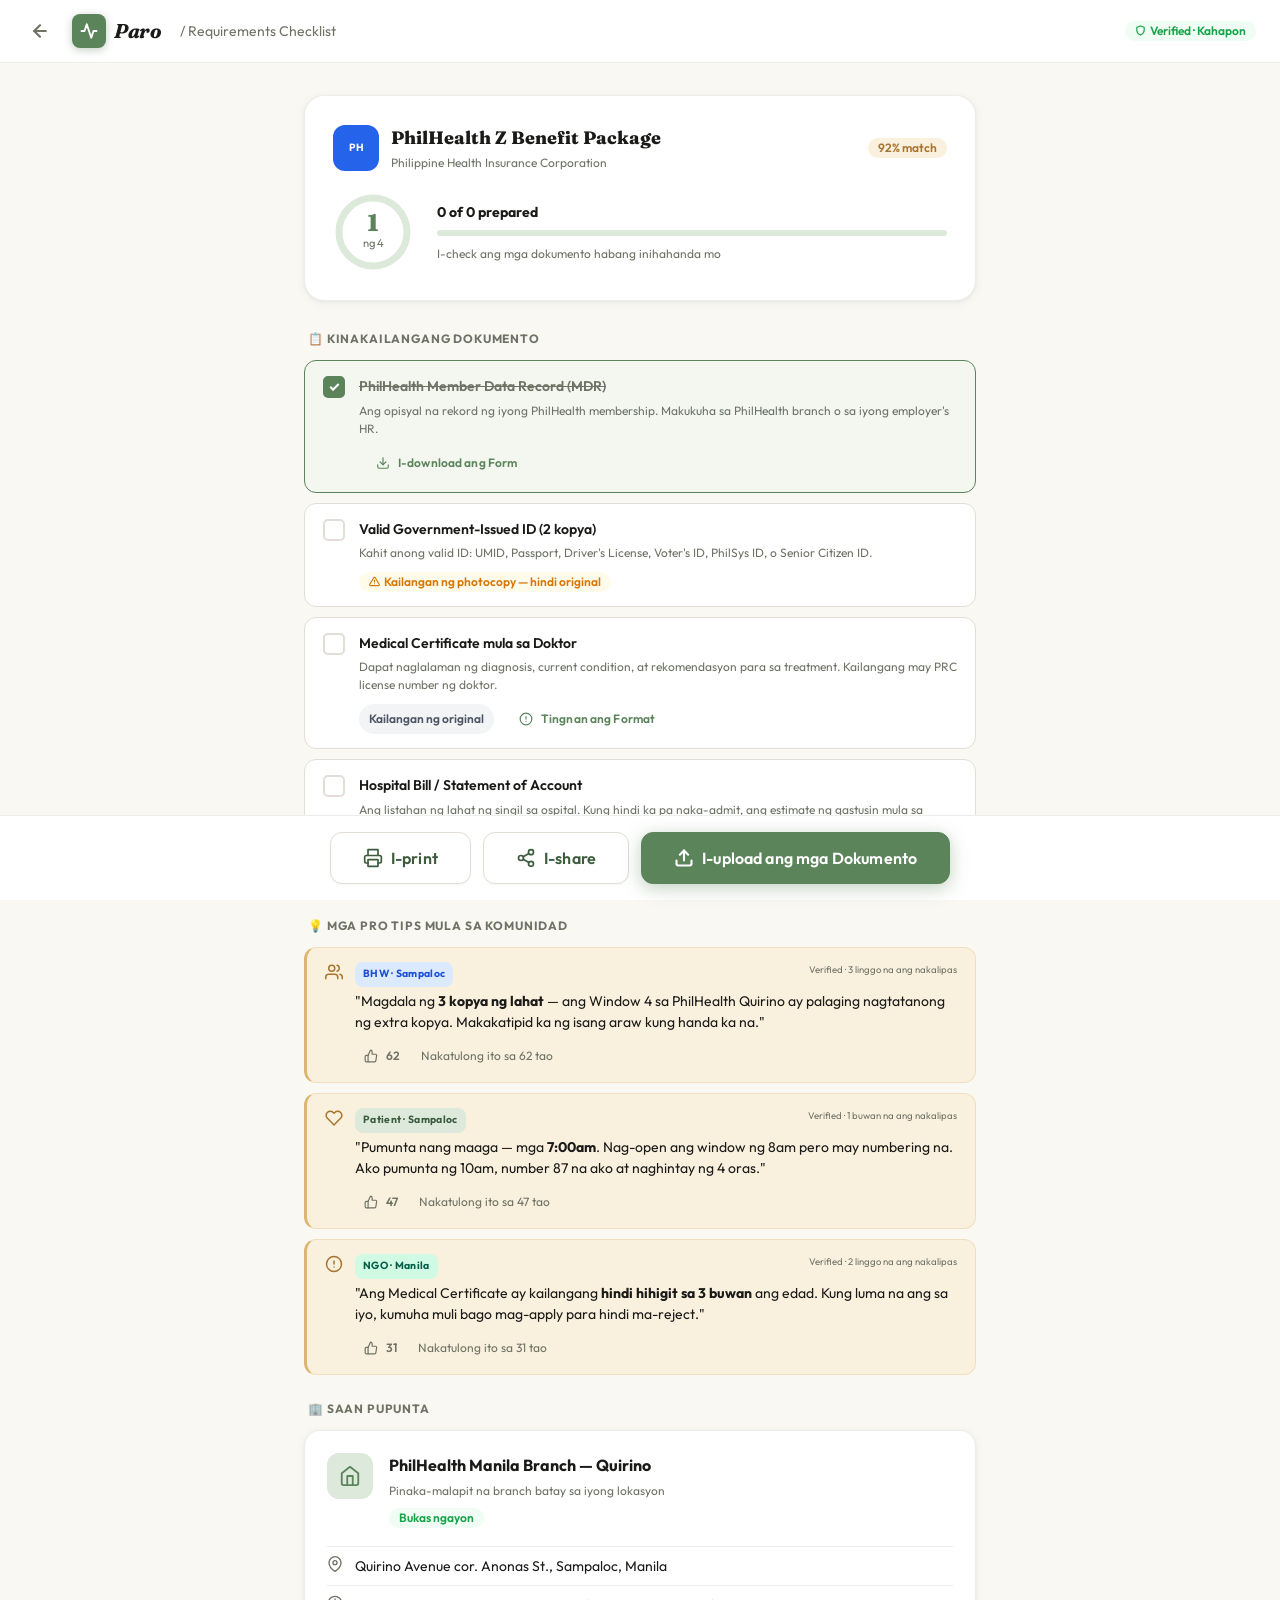
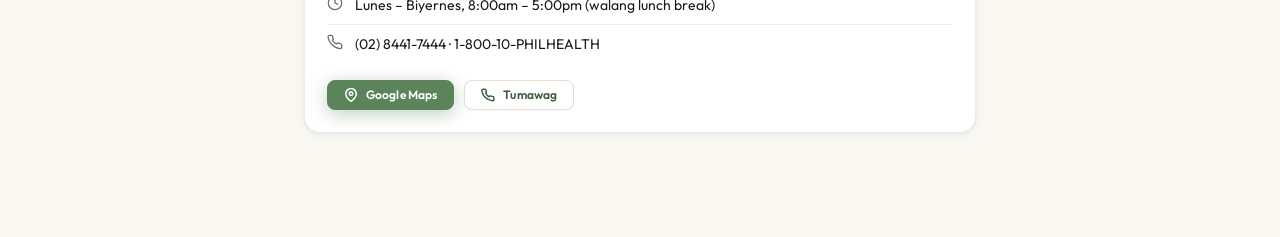
<file: checklist.html>
<!DOCTYPE html>
<html lang="fil">
<head>
  <meta charset="UTF-8" />
  <meta name="viewport" content="width=device-width, initial-scale=1.0" />
  <title>Paro — Requirements Checklist</title>
  <link rel="preconnect" href="https://fonts.googleapis.com" />
  <link href="https://fonts.googleapis.com/css2?family=Fraunces:ital,opsz,wght@0,9..144,300;0,9..144,400;0,9..144,600;0,9..144,700;0,9..144,800;0,9..144,900;1,9..144,400;1,9..144,600;1,9..144,700;1,9..144,800&family=Outfit:wght@300;400;500;600;700;800&display=swap" rel="stylesheet" />
  <link rel="stylesheet" href="css/paro.css" />
  <style>
    .checklist-page { max-width: 720px; margin: 0 auto; padding: 2rem 1.5rem 5rem; }
    .program-hero { background: white; border: 1px solid var(--color-border); border-radius: var(--radius-xl); padding: 1.75rem; margin-bottom: 1.75rem; box-shadow: var(--shadow-card); }
    .progress-ring-container { display: flex; align-items: center; gap: 1.5rem; }
    .ring-wrap { position: relative; width: 80px; height: 80px; flex-shrink: 0; }
    .ring-wrap svg { transform: rotate(-90deg); }
    .ring-center { position: absolute; inset: 0; display: flex; flex-direction: column; align-items: center; justify-content: center; }
    .ring-num { font-family: var(--font-heading); font-size: 1.5rem; font-weight: 800; line-height: 1; color: var(--color-primary); }
    .ring-den { font-size: 0.7rem; color: var(--color-text-muted); }
    .section-label { font-size: var(--text-xs); font-weight: 700; letter-spacing: 0.07em; text-transform: uppercase; color: var(--color-text-muted); margin-bottom: 0.75rem; padding: 0 0.25rem; }
    .checklist-stack { display: flex; flex-direction: column; gap: 0.625rem; margin-bottom: 1.5rem; }
    .doc-item { background: white; border: 1.5px solid var(--color-border-solid); border-radius: var(--radius-md); padding: 0.875rem 1.125rem; display: flex; gap: 0.875rem; align-items: flex-start; transition: all var(--transition-fast); cursor: pointer; }
    .doc-item:hover { border-color: var(--color-primary-200); background: var(--color-primary-50); }
    .doc-item.done { border-color: var(--color-primary); background: var(--color-primary-50); }
    .doc-item.done .doc-name { text-decoration: line-through; color: var(--color-text-muted); }
    .doc-check { width: 22px; height: 22px; border: 2px solid var(--color-border-solid); border-radius: 5px; flex-shrink: 0; display: flex; align-items: center; justify-content: center; transition: all var(--transition-fast); margin-top: 1px; }
    .doc-item.done .doc-check { background: var(--color-primary); border-color: var(--color-primary); }
    .doc-item.done .doc-check::after { content: ''; width: 5px; height: 9px; border-right: 2px solid white; border-bottom: 2px solid white; transform: rotate(45deg) translate(-1px, -1px); display: block; }
    .doc-name { font-weight: 600; font-size: var(--text-sm); margin-bottom: 0.25rem; }
    .doc-desc { font-size: var(--text-xs); color: var(--color-text-muted); line-height: 1.5; }
    .doc-actions { margin-top: 0.625rem; display: flex; gap: 0.5rem; flex-wrap: wrap; }
    .tips-stack { display: flex; flex-direction: column; gap: 0.625rem; margin-bottom: 1.5rem; }
    .office-card { background: white; border: 1px solid var(--color-border); border-radius: var(--radius-lg); padding: 1.375rem; box-shadow: var(--shadow-card); margin-bottom: 1.5rem; }
    .office-header { display: flex; gap: 1rem; align-items: flex-start; margin-bottom: 1rem; }
    .office-icon { width: 46px; height: 46px; border-radius: var(--radius-md); background: var(--color-primary-100); color: var(--color-primary); display: flex; align-items: center; justify-content: center; flex-shrink: 0; }
    .office-info-row { display: flex; gap: 0.75rem; align-items: flex-start; font-size: var(--text-sm); padding: 0.5rem 0; border-top: 1px solid var(--color-border); }
    .office-info-row svg { color: var(--color-text-muted); flex-shrink: 0; margin-top: 1px; }
    .action-bar { position: fixed; bottom: 0; left: 0; right: 0; background: white; border-top: 1px solid var(--color-border); padding: 1rem 1.5rem; display: flex; gap: 0.75rem; justify-content: center; z-index: 30; }
    @media(max-width:600px){ .action-bar { flex-direction: column; } .action-bar .btn { width: 100%; justify-content: center; } }
  </style>
</head>
<body style="background:var(--color-bg);">

<!-- ── TOP NAV ───────────────────────────────── -->
<div style="background:white;border-bottom:1px solid var(--color-border);padding:0.875rem 1.5rem;display:flex;align-items:center;gap:1rem;position:sticky;top:0;z-index:40;">
  <a href="programs.html" style="display:flex;align-items:center;color:var(--color-text-muted);border:none;background:none;cursor:pointer;padding:0.375rem;border-radius:var(--radius-sm);">
    <svg xmlns="http://www.w3.org/2000/svg" width="20" height="20" viewBox="0 0 24 24" fill="none" stroke="currentColor" stroke-width="2.5" stroke-linecap="round" stroke-linejoin="round"><line x1="19" y1="12" x2="5" y2="12"/><polyline points="12 19 5 12 12 5"/></svg>
  </a>
  <a href="index.html" class="paro-logo">
    <div class="paro-logo-mark"><svg xmlns="http://www.w3.org/2000/svg" width="18" height="18" viewBox="0 0 24 24" fill="none" stroke="currentColor" stroke-width="2.5" stroke-linecap="round" stroke-linejoin="round"><path d="M22 12h-4l-3 9L9 3l-3 9H2"/></svg></div>
    <span class="paro-logo-text">Paro</span>
  </a>
  <span style="font-size:var(--text-sm);color:var(--color-text-muted);margin-left:0.25rem;">/ Requirements Checklist</span>
  <div style="margin-left:auto;">
    <span class="badge badge-success">
      <svg xmlns="http://www.w3.org/2000/svg" width="11" height="11" viewBox="0 0 24 24" fill="none" stroke="currentColor" stroke-width="2.5" stroke-linecap="round" stroke-linejoin="round"><path d="M12 22s8-4 8-10V5l-8-3-8 3v7c0 6 8 10 8 10z"/></svg>
      Verified · Kahapon
    </span>
  </div>
</div>

<div class="checklist-page" data-checklist>

  <!-- ── PROGRAM HERO ── -->
  <div class="program-hero">
    <div style="display:flex;align-items:center;gap:0.75rem;margin-bottom:1.25rem;">
      <div style="width:46px;height:46px;background:#2563eb;border-radius:var(--radius-md);display:flex;align-items:center;justify-content:center;color:white;font-size:0.65rem;font-weight:700;flex-shrink:0;">PH</div>
      <div>
        <div style="font-weight:800;font-size:var(--text-lg);font-family:var(--font-heading);">PhilHealth Z Benefit Package</div>
        <div style="font-size:var(--text-xs);color:var(--color-text-muted);">Philippine Health Insurance Corporation</div>
      </div>
      <span class="badge badge-accent ml-auto">92% match</span>
    </div>

    <!-- Progress Ring + bar -->
    <div class="progress-ring-container">
      <div class="ring-wrap">
        <svg width="80" height="80" viewBox="0 0 80 80">
          <circle cx="40" cy="40" r="34" fill="none" stroke="var(--color-primary-100)" stroke-width="7"/>
          <circle cx="40" cy="40" r="34" fill="none" stroke="var(--color-primary)" stroke-width="7"
            stroke-dasharray="213.6" stroke-dashoffset="160" id="checklist-ring-fill" stroke-linecap="round"/>
        </svg>
        <div class="ring-center">
          <div class="ring-num" id="ring-num">1</div>
          <div class="ring-den" id="ring-den">ng 4</div>
        </div>
      </div>
      <div style="flex:1;">
        <div style="font-weight:700;font-size:var(--text-sm);margin-bottom:0.375rem;" id="checklist-progress-label">1 ng 4 dokumento ang handa</div>
        <div class="progress-bar" style="height:6px;">
          <div class="progress-fill" id="checklist-progress-fill" style="width:25%;"></div>
        </div>
        <div style="font-size:var(--text-xs);color:var(--color-text-muted);margin-top:0.5rem;">I-check ang mga dokumento habang inihahanda mo</div>
      </div>
    </div>
  </div>

  <!-- ── DOCUMENT CHECKLIST ── -->
  <div class="section-label">📋 Kinakailangang Dokumento</div>
  <div class="checklist-stack">

    <!-- Item 1 — checked -->
    <div class="doc-item done" onclick="toggleDoc(this)">
      <div class="doc-check"></div>
      <div style="flex:1;">
        <div class="doc-name">PhilHealth Member Data Record (MDR)</div>
        <div class="doc-desc">Ang opisyal na rekord ng iyong PhilHealth membership. Makukuha sa PhilHealth branch o sa iyong employer's HR.</div>
        <div class="doc-actions">
          <a href="#" class="btn btn-ghost btn-sm" onclick="event.stopPropagation()">
            <svg xmlns="http://www.w3.org/2000/svg" width="13" height="13" viewBox="0 0 24 24" fill="none" stroke="currentColor" stroke-width="2" stroke-linecap="round" stroke-linejoin="round"><path d="M21 15v4a2 2 0 0 1-2 2H5a2 2 0 0 1-2-2v-4"/><polyline points="7 10 12 15 17 10"/><line x1="12" y1="15" x2="12" y2="3"/></svg>
            I-download ang Form
          </a>
        </div>
      </div>
    </div>

    <!-- Item 2 -->
    <div class="doc-item" onclick="toggleDoc(this)">
      <div class="doc-check"></div>
      <div style="flex:1;">
        <div class="doc-name">Valid Government-Issued ID (2 kopya)</div>
        <div class="doc-desc">Kahit anong valid ID: UMID, Passport, Driver's License, Voter's ID, PhilSys ID, o Senior Citizen ID.</div>
        <div class="doc-actions">
          <span class="badge badge-warning">
            <svg xmlns="http://www.w3.org/2000/svg" width="10" height="10" viewBox="0 0 24 24" fill="none" stroke="currentColor" stroke-width="2.5" stroke-linecap="round" stroke-linejoin="round"><path d="M10.29 3.86L1.82 18a2 2 0 0 0 1.71 3h16.94a2 2 0 0 0 1.71-3L13.71 3.86a2 2 0 0 0-3.42 0z"/><line x1="12" y1="9" x2="12" y2="13"/><line x1="12" y1="17" x2="12.01" y2="17"/></svg>
            Kailangan ng photocopy — hindi original
          </span>
        </div>
      </div>
    </div>

    <!-- Item 3 -->
    <div class="doc-item" onclick="toggleDoc(this)">
      <div class="doc-check"></div>
      <div style="flex:1;">
        <div class="doc-name">Medical Certificate mula sa Doktor</div>
        <div class="doc-desc">Dapat naglalaman ng diagnosis, current condition, at rekomendasyon para sa treatment. Kailangang may PRC license number ng doktor.</div>
        <div class="doc-actions">
          <span class="badge badge-neutral">Kailangan ng original</span>
          <a href="#" class="btn btn-ghost btn-sm" onclick="event.stopPropagation()">
            <svg xmlns="http://www.w3.org/2000/svg" width="13" height="13" viewBox="0 0 24 24" fill="none" stroke="currentColor" stroke-width="2" stroke-linecap="round" stroke-linejoin="round"><circle cx="12" cy="12" r="10"/><line x1="12" y1="8" x2="12" y2="12"/><line x1="12" y1="16" x2="12.01" y2="16"/></svg>
            Tingnan ang Format
          </a>
        </div>
      </div>
    </div>

    <!-- Item 4 -->
    <div class="doc-item" onclick="toggleDoc(this)">
      <div class="doc-check"></div>
      <div style="flex:1;">
        <div class="doc-name">Hospital Bill / Statement of Account</div>
        <div class="doc-desc">Ang listahan ng lahat ng singil sa ospital. Kung hindi ka pa naka-admit, ang estimate ng gastusin mula sa doktor ay pwede ring gamitin.</div>
        <div class="doc-actions">
          <a href="documents.html" class="btn btn-ghost btn-sm" onclick="event.stopPropagation()">
            <svg xmlns="http://www.w3.org/2000/svg" width="13" height="13" viewBox="0 0 24 24" fill="none" stroke="currentColor" stroke-width="2" stroke-linecap="round" stroke-linejoin="round"><rect x="3" y="3" width="18" height="18" rx="2" ry="2"/><line x1="16" y1="3" x2="16" y2="21"/><line x1="8" y1="21" x2="8" y2="3"/><line x1="3" y1="12" x2="21" y2="12"/><line x1="3" y1="6" x2="8" y2="6"/><line x1="3" y1="18" x2="8" y2="18"/></svg>
            I-upload ang Dokumento
          </a>
        </div>
      </div>
    </div>

  </div>

  <!-- ── COMMUNITY PRO TIPS ── -->
  <div class="section-label">💡 Mga Pro Tips mula sa Komunidad</div>
  <div class="tips-stack">
    <div class="tip-card">
      <div class="tip-card-icon">
        <svg xmlns="http://www.w3.org/2000/svg" width="18" height="18" viewBox="0 0 24 24" fill="none" stroke="currentColor" stroke-width="2" stroke-linecap="round" stroke-linejoin="round"><path d="M17 21v-2a4 4 0 0 0-4-4H5a4 4 0 0 0-4 4v2"/><circle cx="9" cy="7" r="4"/><path d="M23 21v-2a4 4 0 0 0-3-3.87"/><path d="M16 3.13a4 4 0 0 1 0 7.75"/></svg>
      </div>
      <div style="flex:1;">
        <div style="display:flex;align-items:flex-start;gap:0.5rem;flex-wrap:wrap;margin-bottom:0.25rem;">
          <span class="contributor-badge cb-bhw">BHW · Sampaloc</span>
          <span style="margin-left:auto;font-size:0.6rem;color:var(--color-text-muted);">Verified · 3 linggo na ang nakalipas</span>
        </div>
        <div class="tip-card-text">"Magdala ng <strong>3 kopya ng lahat</strong> — ang Window 4 sa PhilHealth Quirino ay palaging nagtatanong ng extra kopya. Makakatipid ka ng isang araw kung handa ka na."</div>
        <div style="display:flex;align-items:center;gap:0.75rem;margin-top:0.625rem;">
          <button class="btn btn-ghost btn-sm" data-upvote style="color:var(--color-text-muted);padding:0.25rem 0.5rem;">
            <svg xmlns="http://www.w3.org/2000/svg" width="13" height="13" viewBox="0 0 24 24" fill="none" stroke="currentColor" stroke-width="2" stroke-linecap="round" stroke-linejoin="round"><path d="M14 9V5a3 3 0 0 0-3-3l-4 9v11h11.28a2 2 0 0 0 2-1.7l1.38-9a2 2 0 0 0-2-2.3H14z"/><path d="M7 22H4a2 2 0 0 1-2-2v-7a2 2 0 0 1 2-2h3"/></svg>
            <span data-count>62</span>
          </button>
          <span style="font-size:var(--text-xs);color:var(--color-text-muted);">Nakatulong ito sa 62 tao</span>
        </div>
      </div>
    </div>

    <div class="tip-card">
      <div class="tip-card-icon">
        <svg xmlns="http://www.w3.org/2000/svg" width="18" height="18" viewBox="0 0 24 24" fill="none" stroke="currentColor" stroke-width="2" stroke-linecap="round" stroke-linejoin="round"><path d="M20.84 4.61a5.5 5.5 0 0 0-7.78 0L12 5.67l-1.06-1.06a5.5 5.5 0 0 0-7.78 7.78l1.06 1.06L12 21.23l7.78-7.78 1.06-1.06a5.5 5.5 0 0 0 0-7.78z"/></svg>
      </div>
      <div style="flex:1;">
        <div style="display:flex;align-items:flex-start;gap:0.5rem;flex-wrap:wrap;margin-bottom:0.25rem;">
          <span class="contributor-badge cb-patient">Patient · Sampaloc</span>
          <span style="margin-left:auto;font-size:0.6rem;color:var(--color-text-muted);">Verified · 1 buwan na ang nakalipas</span>
        </div>
        <div class="tip-card-text">"Pumunta nang maaga — mga <strong>7:00am</strong>. Nag-open ang window ng 8am pero may numbering na. Ako pumunta ng 10am, number 87 na ako at naghintay ng 4 oras."</div>
        <div style="display:flex;align-items:center;gap:0.75rem;margin-top:0.625rem;">
          <button class="btn btn-ghost btn-sm" data-upvote style="color:var(--color-text-muted);padding:0.25rem 0.5rem;">
            <svg xmlns="http://www.w3.org/2000/svg" width="13" height="13" viewBox="0 0 24 24" fill="none" stroke="currentColor" stroke-width="2" stroke-linecap="round" stroke-linejoin="round"><path d="M14 9V5a3 3 0 0 0-3-3l-4 9v11h11.28a2 2 0 0 0 2-1.7l1.38-9a2 2 0 0 0-2-2.3H14z"/><path d="M7 22H4a2 2 0 0 1-2-2v-7a2 2 0 0 1 2-2h3"/></svg>
            <span data-count>47</span>
          </button>
          <span style="font-size:var(--text-xs);color:var(--color-text-muted);">Nakatulong ito sa 47 tao</span>
        </div>
      </div>
    </div>

    <div class="tip-card">
      <div class="tip-card-icon">
        <svg xmlns="http://www.w3.org/2000/svg" width="18" height="18" viewBox="0 0 24 24" fill="none" stroke="currentColor" stroke-width="2" stroke-linecap="round" stroke-linejoin="round"><circle cx="12" cy="12" r="10"/><line x1="12" y1="8" x2="12" y2="12"/><line x1="12" y1="16" x2="12.01" y2="16"/></svg>
      </div>
      <div style="flex:1;">
        <div style="display:flex;align-items:flex-start;gap:0.5rem;flex-wrap:wrap;margin-bottom:0.25rem;">
          <span class="contributor-badge cb-ngo">NGO · Manila</span>
          <span style="margin-left:auto;font-size:0.6rem;color:var(--color-text-muted);">Verified · 2 linggo na ang nakalipas</span>
        </div>
        <div class="tip-card-text">"Ang Medical Certificate ay kailangang <strong>hindi hihigit sa 3 buwan</strong> ang edad. Kung luma na ang sa iyo, kumuha muli bago mag-apply para hindi ma-reject."</div>
        <div style="display:flex;align-items:center;gap:0.75rem;margin-top:0.625rem;">
          <button class="btn btn-ghost btn-sm" data-upvote style="color:var(--color-text-muted);padding:0.25rem 0.5rem;">
            <svg xmlns="http://www.w3.org/2000/svg" width="13" height="13" viewBox="0 0 24 24" fill="none" stroke="currentColor" stroke-width="2" stroke-linecap="round" stroke-linejoin="round"><path d="M14 9V5a3 3 0 0 0-3-3l-4 9v11h11.28a2 2 0 0 0 2-1.7l1.38-9a2 2 0 0 0-2-2.3H14z"/><path d="M7 22H4a2 2 0 0 1-2-2v-7a2 2 0 0 1 2-2h3"/></svg>
            <span data-count>31</span>
          </button>
          <span style="font-size:var(--text-xs);color:var(--color-text-muted);">Nakatulong ito sa 31 tao</span>
        </div>
      </div>
    </div>
  </div>

  <!-- ── OFFICE INFO ── -->
  <div class="section-label">🏢 Saan Pupunta</div>
  <div class="office-card">
    <div class="office-header">
      <div class="office-icon">
        <svg xmlns="http://www.w3.org/2000/svg" width="22" height="22" viewBox="0 0 24 24" fill="none" stroke="currentColor" stroke-width="2" stroke-linecap="round" stroke-linejoin="round"><path d="M3 9l9-7 9 7v11a2 2 0 0 1-2 2H5a2 2 0 0 1-2-2z"/><polyline points="9 22 9 12 15 12 15 22"/></svg>
      </div>
      <div>
        <div style="font-weight:700;font-size:var(--text-base);">PhilHealth Manila Branch — Quirino</div>
        <div style="font-size:var(--text-xs);color:var(--color-text-muted);margin-top:0.125rem;">Pinaka-malapit na branch batay sa iyong lokasyon</div>
        <span class="badge badge-success" style="margin-top:0.5rem;">Bukas ngayon</span>
      </div>
    </div>
    <div class="office-info-row">
      <svg xmlns="http://www.w3.org/2000/svg" width="16" height="16" viewBox="0 0 24 24" fill="none" stroke="currentColor" stroke-width="2" stroke-linecap="round" stroke-linejoin="round"><path d="M21 10c0 7-9 13-9 13s-9-6-9-13a9 9 0 0 1 18 0z"/><circle cx="12" cy="10" r="3"/></svg>
      <span style="font-size:var(--text-sm);">Quirino Avenue cor. Anonas St., Sampaloc, Manila</span>
    </div>
    <div class="office-info-row">
      <svg xmlns="http://www.w3.org/2000/svg" width="16" height="16" viewBox="0 0 24 24" fill="none" stroke="currentColor" stroke-width="2" stroke-linecap="round" stroke-linejoin="round"><circle cx="12" cy="12" r="10"/><polyline points="12 6 12 12 16 14"/></svg>
      <span style="font-size:var(--text-sm);">Lunes – Biyernes, 8:00am – 5:00pm (walang lunch break)</span>
    </div>
    <div class="office-info-row">
      <svg xmlns="http://www.w3.org/2000/svg" width="16" height="16" viewBox="0 0 24 24" fill="none" stroke="currentColor" stroke-width="2" stroke-linecap="round" stroke-linejoin="round"><path d="M22 16.92v3a2 2 0 0 1-2.18 2 19.79 19.79 0 0 1-8.63-3.07A19.5 19.5 0 0 1 4.69 13 19.79 19.79 0 0 1 1.61 4.37 2 2 0 0 1 3.6 2.18h3a2 2 0 0 1 2 1.72 12.84 12.84 0 0 0 .7 2.81 2 2 0 0 1-.45 2.11L7.91 9a16 16 0 0 0 6 6l.92-.92a2 2 0 0 1 2.11-.45 12.84 12.84 0 0 0 2.81.7A2 2 0 0 1 21.73 16.92z"/></svg>
      <span style="font-size:var(--text-sm);">(02) 8441-7444 · 1-800-10-PHILHEALTH</span>
    </div>
    <div style="margin-top:1rem;display:flex;gap:0.625rem;">
      <a href="#" class="btn btn-primary btn-sm">
        <svg xmlns="http://www.w3.org/2000/svg" width="14" height="14" viewBox="0 0 24 24" fill="none" stroke="currentColor" stroke-width="2.5" stroke-linecap="round" stroke-linejoin="round"><path d="M21 10c0 7-9 13-9 13s-9-6-9-13a9 9 0 0 1 18 0z"/><circle cx="12" cy="10" r="3"/></svg>
        Google Maps
      </a>
      <a href="#" class="btn btn-secondary btn-sm">
        <svg xmlns="http://www.w3.org/2000/svg" width="14" height="14" viewBox="0 0 24 24" fill="none" stroke="currentColor" stroke-width="2.5" stroke-linecap="round" stroke-linejoin="round"><path d="M22 16.92v3a2 2 0 0 1-2.18 2 19.79 19.79 0 0 1-8.63-3.07A19.5 19.5 0 0 1 4.69 13 19.79 19.79 0 0 1 1.61 4.37 2 2 0 0 1 3.6 2.18h3a2 2 0 0 1 2 1.72 12.84 12.84 0 0 0 .7 2.81 2 2 0 0 1-.45 2.11L7.91 9a16 16 0 0 0 6 6l.92-.92a2 2 0 0 1 2.11-.45 12.84 12.84 0 0 0 2.81.7A2 2 0 0 1 21.73 16.92z"/></svg>
        Tumawag
      </a>
    </div>
  </div>

</div><!-- end .checklist-page -->

<!-- ── ACTION BAR ── -->
<div class="action-bar">
  <button class="btn btn-secondary btn-lg" onclick="window.print()">
    <svg xmlns="http://www.w3.org/2000/svg" width="18" height="18" viewBox="0 0 24 24" fill="none" stroke="currentColor" stroke-width="2" stroke-linecap="round" stroke-linejoin="round"><polyline points="6 9 6 2 18 2 18 9"/><path d="M6 18H4a2 2 0 0 1-2-2v-5a2 2 0 0 1 2-2h16a2 2 0 0 1 2 2v5a2 2 0 0 1-2 2h-2"/><rect x="6" y="14" width="12" height="8"/></svg>
    I-print
  </button>
  <button class="btn btn-secondary btn-lg" onclick="shareChecklist()">
    <svg xmlns="http://www.w3.org/2000/svg" width="18" height="18" viewBox="0 0 24 24" fill="none" stroke="currentColor" stroke-width="2" stroke-linecap="round" stroke-linejoin="round"><circle cx="18" cy="5" r="3"/><circle cx="6" cy="12" r="3"/><circle cx="18" cy="19" r="3"/><line x1="8.59" y1="13.51" x2="15.42" y2="17.49"/><line x1="15.41" y1="6.51" x2="8.59" y2="10.49"/></svg>
    I-share
  </button>
  <a href="documents.html" class="btn btn-primary btn-lg">
    <svg xmlns="http://www.w3.org/2000/svg" width="18" height="18" viewBox="0 0 24 24" fill="none" stroke="currentColor" stroke-width="2.5" stroke-linecap="round" stroke-linejoin="round"><path d="M21 15v4a2 2 0 0 1-2 2H5a2 2 0 0 1-2-2v-4"/><polyline points="17 8 12 3 7 8"/><line x1="12" y1="3" x2="12" y2="15"/></svg>
    I-upload ang mga Dokumento
  </a>
</div>

<script src="js/paro.js"></script>
<script>
function toggleDoc(item) {
  item.classList.toggle('done');
  updateRing();
}
function updateRing() {
  const all = document.querySelectorAll('.doc-item');
  const done = document.querySelectorAll('.doc-item.done');
  const pct = (done.length / all.length) * 100;
  const r = 34;
  const circ = 2 * Math.PI * r;
  const ring = document.getElementById('checklist-ring-fill');
  if (ring) ring.setAttribute('stroke-dashoffset', circ * (1 - pct / 100));
  const numEl = document.getElementById('ring-num');
  const denEl = document.getElementById('ring-den');
  const labelEl = document.getElementById('checklist-progress-label');
  const bar = document.getElementById('checklist-progress-fill');
  if (numEl) numEl.textContent = done.length;
  if (denEl) denEl.textContent = `ng ${all.length}`;
  if (labelEl) labelEl.textContent = `${done.length} ng ${all.length} dokumento ang handa`;
  if (bar) bar.style.width = pct + '%';
}
function shareChecklist() {
  if (navigator.share) {
    navigator.share({ title: 'Paro Checklist — PhilHealth Z Benefit', url: window.location.href });
  } else {
    navigator.clipboard.writeText(window.location.href);
    window.showToast && window.showToast('Link na-copy!', 'success');
  }
}
</script>
</body>
</html>
</file>
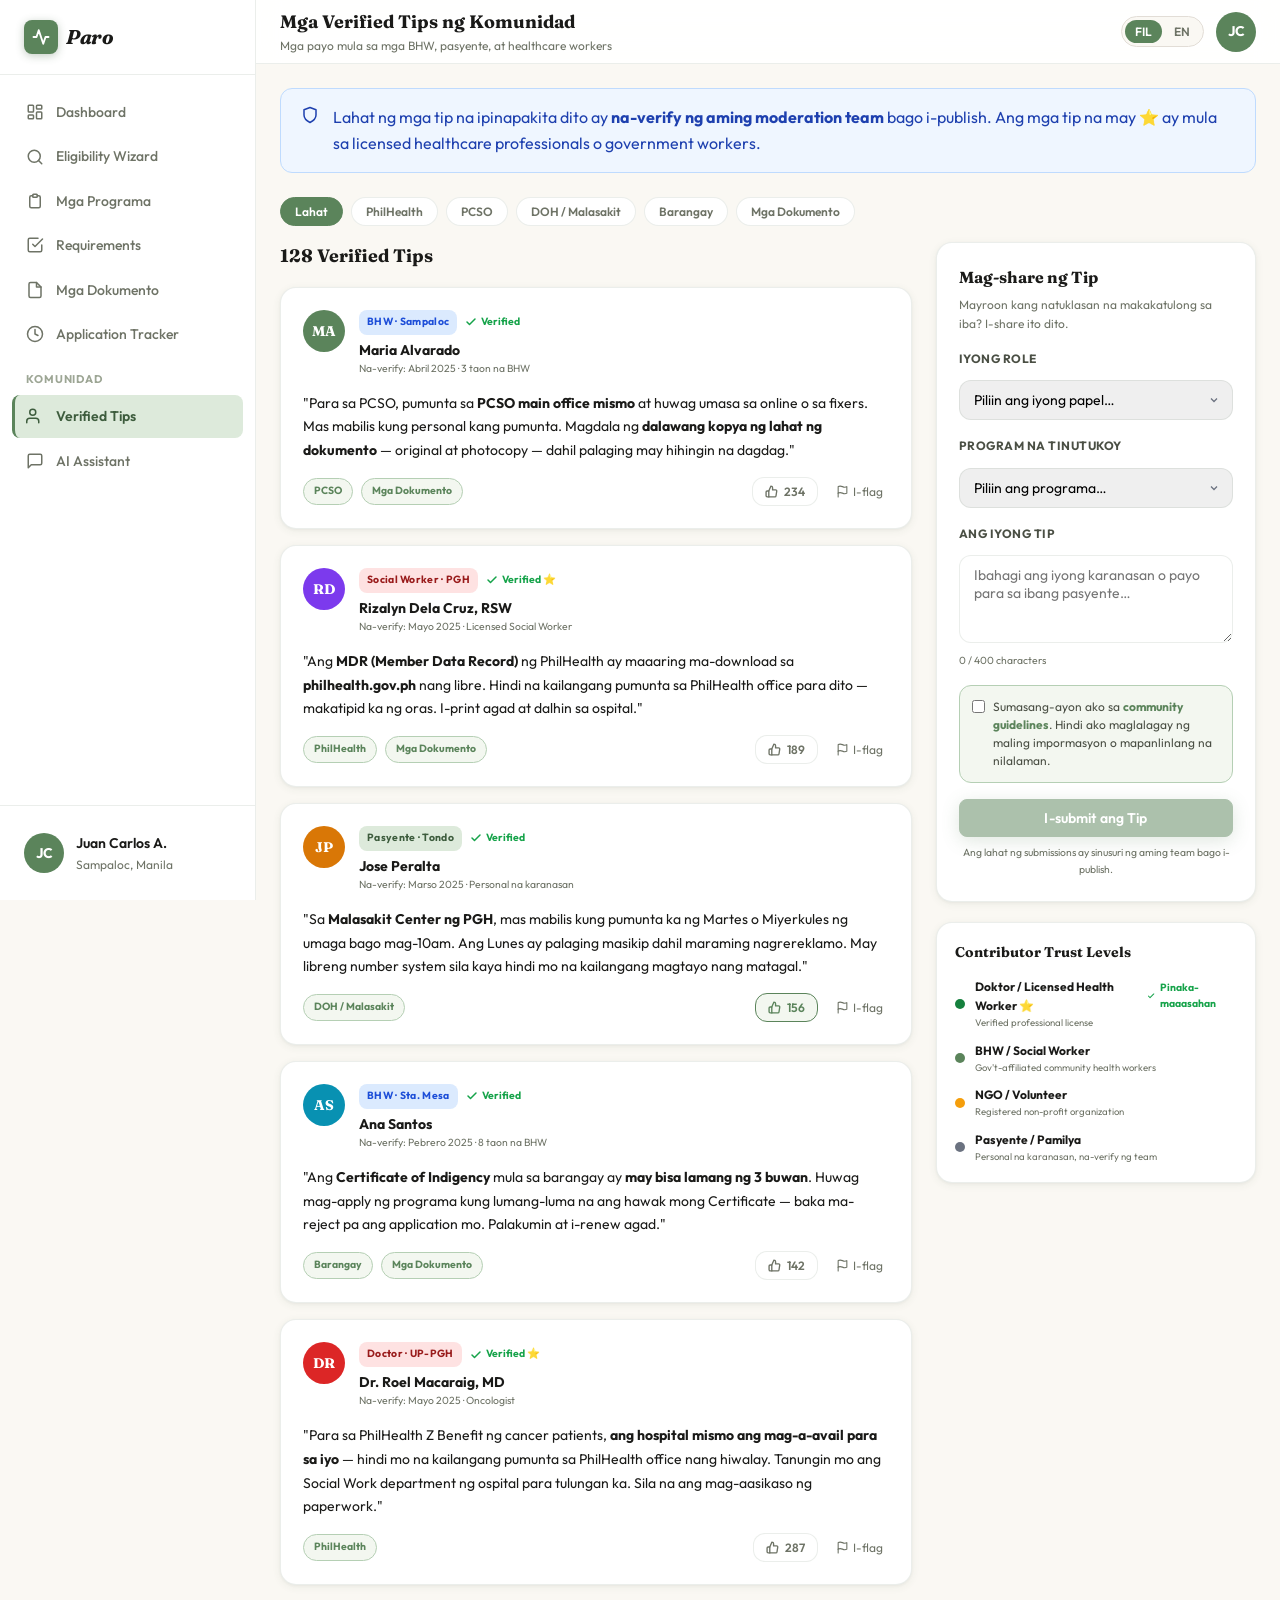
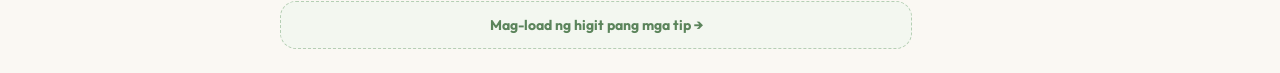
<file: community.html>
<!DOCTYPE html>
<html lang="fil">
<head>
  <meta charset="UTF-8" />
  <meta name="viewport" content="width=device-width, initial-scale=1.0" />
  <title>Paro — Komunidad</title>
  <link rel="preconnect" href="https://fonts.googleapis.com" />
  <link href="https://fonts.googleapis.com/css2?family=Fraunces:ital,opsz,wght@0,9..144,300;0,9..144,400;0,9..144,600;0,9..144,700;0,9..144,800;0,9..144,900;1,9..144,400;1,9..144,600;1,9..144,700;1,9..144,800&family=Outfit:wght@300;400;500;600;700;800&display=swap" rel="stylesheet" />
  <link rel="stylesheet" href="css/paro.css" />
  <style>
    .community-grid { display: grid; grid-template-columns: 1fr 320px; gap: 1.5rem; align-items: start; }
    .tip-feed { display: flex; flex-direction: column; gap: 1rem; }
    .tip-full-card { background: white; border: 1.5px solid var(--color-border); border-radius: var(--radius-lg); padding: 1.375rem; box-shadow: var(--shadow-card); transition: all var(--transition-base); }
    .tip-full-card:hover { border-color: var(--color-primary-200); box-shadow: var(--shadow-md); }
    .tip-card-top { display: flex; align-items: flex-start; gap: 0.875rem; margin-bottom: 0.875rem; }
    .contributor-avatar { width: 42px; height: 42px; border-radius: 50%; display: flex; align-items: center; justify-content: center; font-family: var(--font-heading); font-weight: 700; font-size: var(--text-sm); color: white; flex-shrink: 0; }
    .tip-text-body { font-size: var(--text-sm); line-height: 1.7; color: var(--color-text); margin-bottom: 0.875rem; }
    .tip-meta-row { display: flex; align-items: center; justify-content: space-between; flex-wrap: wrap; gap: 0.5rem; }
    .tip-program-tag { display: inline-flex; align-items: center; gap: 0.25rem; background: var(--color-primary-50); color: var(--color-primary); border: 1px solid var(--color-primary-200); padding: 0.25rem 0.625rem; border-radius: 100px; font-size: 0.65rem; font-weight: 700; }
    .tip-vote-row { display: flex; align-items: center; gap: 0.75rem; }
    .vote-btn { display: flex; align-items: center; gap: 0.375rem; border: 1px solid var(--color-border); background: white; border-radius: var(--radius-md); padding: 0.375rem 0.75rem; font-size: var(--text-xs); font-weight: 600; cursor: pointer; transition: all var(--transition-base); color: var(--color-text-muted); }
    .vote-btn.voted { background: var(--color-primary-50); border-color: var(--color-primary); color: var(--color-primary); }
    .vote-btn:hover { border-color: var(--color-primary); color: var(--color-primary); }
    .flag-btn { display: flex; align-items: center; gap: 0.25rem; background: none; border: none; font-size: var(--text-xs); color: var(--color-text-muted); cursor: pointer; padding: 0.375rem; transition: color var(--transition-base); }
    .flag-btn:hover { color: var(--color-error); }
    .verified-badge { display: inline-flex; align-items: center; gap: 0.25rem; font-size: 0.65rem; font-weight: 700; color: var(--color-success); }
    .trust-bar { display: flex; flex-direction: column; gap: 0.625rem; }
    .trust-level-row { display: flex; align-items: center; gap: 0.625rem; }
    .trust-dot { width: 10px; height: 10px; border-radius: 50%; flex-shrink: 0; }
    .filter-chips { display: flex; gap: 0.5rem; flex-wrap: wrap; margin-bottom: 1rem; }
    .filter-chip { border: 1.5px solid var(--color-border); background: white; color: var(--color-text-muted); border-radius: 100px; padding: 0.375rem 0.875rem; font-size: var(--text-xs); font-weight: 600; cursor: pointer; transition: all var(--transition-base); }
    .filter-chip.active, .filter-chip:hover { background: var(--color-primary); color: white; border-color: var(--color-primary); }
    .submit-form { background: white; border: 1.5px solid var(--color-border); border-radius: var(--radius-lg); padding: 1.375rem; box-shadow: var(--shadow-card); }
    .form-group { margin-bottom: 1rem; }
    .form-label { display: block; font-size: var(--text-xs); font-weight: 700; text-transform: uppercase; letter-spacing: 0.04em; color: var(--color-text-secondary); margin-bottom: 0.375rem; }
    .form-control { width: 100%; box-sizing: border-box; border: 1.5px solid var(--color-border); border-radius: var(--radius-md); padding: 0.625rem 0.875rem; font-family: var(--font-body); font-size: var(--text-sm); outline: none; transition: border-color var(--transition-base); }
    .form-control:focus { border-color: var(--color-primary); }
    textarea.form-control { resize: vertical; min-height: 88px; }
    select.form-control { appearance: none; background-image: url("data:image/svg+xml,%3Csvg xmlns='http://www.w3.org/2000/svg' width='12' height='12' viewBox='0 0 24 24' fill='none' stroke='%236b7280' stroke-width='2.5'%3E%3Cpolyline points='6 9 12 15 18 9'/%3E%3C/svg%3E"); background-repeat: no-repeat; background-position: right 0.75rem center; }
    @media(max-width:1024px){ .community-grid { grid-template-columns: 1fr; } }
  </style>
</head>
<body>

<!-- ── SIDEBAR ───────────────────────────────── -->
<aside class="sidebar">
  <div class="sidebar-logo">
    <a href="index.html" class="paro-logo">
      <div class="paro-logo-mark"><svg xmlns="http://www.w3.org/2000/svg" width="18" height="18" viewBox="0 0 24 24" fill="none" stroke="currentColor" stroke-width="2.5" stroke-linecap="round" stroke-linejoin="round"><path d="M22 12h-4l-3 9L9 3l-3 9H2"/></svg></div>
      <span class="paro-logo-text">Paro</span>
    </a>
  </div>
  <nav class="sidebar-nav">
    <a href="dashboard.html" class="sidebar-nav-item">
      <svg xmlns="http://www.w3.org/2000/svg" width="18" height="18" viewBox="0 0 24 24" fill="none" stroke="currentColor" stroke-width="2" stroke-linecap="round" stroke-linejoin="round"><rect width="7" height="9" x="3" y="3" rx="1"/><rect width="7" height="5" x="14" y="3" rx="1"/><rect width="7" height="9" x="14" y="12" rx="1"/><rect width="7" height="5" x="3" y="16" rx="1"/></svg>
      Dashboard
    </a>
    <a href="eligibility.html" class="sidebar-nav-item">
      <svg xmlns="http://www.w3.org/2000/svg" width="18" height="18" viewBox="0 0 24 24" fill="none" stroke="currentColor" stroke-width="2" stroke-linecap="round" stroke-linejoin="round"><circle cx="11" cy="11" r="8"/><path d="m21 21-4.3-4.3"/></svg>
      Eligibility Wizard
    </a>
    <a href="programs.html" class="sidebar-nav-item">
      <svg xmlns="http://www.w3.org/2000/svg" width="18" height="18" viewBox="0 0 24 24" fill="none" stroke="currentColor" stroke-width="2" stroke-linecap="round" stroke-linejoin="round"><path d="M9 5H7a2 2 0 0 0-2 2v12a2 2 0 0 0 2 2h10a2 2 0 0 0 2-2V7a2 2 0 0 0-2-2h-2"/><rect width="6" height="4" x="9" y="3" rx="1"/></svg>
      Mga Programa
    </a>
    <a href="checklist.html" class="sidebar-nav-item">
      <svg xmlns="http://www.w3.org/2000/svg" width="18" height="18" viewBox="0 0 24 24" fill="none" stroke="currentColor" stroke-width="2" stroke-linecap="round" stroke-linejoin="round"><path d="M9 11l3 3L22 4"/><path d="M21 12v7a2 2 0 0 1-2 2H5a2 2 0 0 1-2-2V5a2 2 0 0 1 2-2h11"/></svg>
      Requirements
    </a>
    <a href="documents.html" class="sidebar-nav-item">
      <svg xmlns="http://www.w3.org/2000/svg" width="18" height="18" viewBox="0 0 24 24" fill="none" stroke="currentColor" stroke-width="2" stroke-linecap="round" stroke-linejoin="round"><path d="M14 2H6a2 2 0 0 0-2 2v16a2 2 0 0 0 2 2h12a2 2 0 0 0 2-2V8z"/><polyline points="14 2 14 8 20 8"/></svg>
      Mga Dokumento
    </a>
    <a href="tracking.html" class="sidebar-nav-item">
      <svg xmlns="http://www.w3.org/2000/svg" width="18" height="18" viewBox="0 0 24 24" fill="none" stroke="currentColor" stroke-width="2" stroke-linecap="round" stroke-linejoin="round"><circle cx="12" cy="12" r="10"/><polyline points="12 6 12 12 16 14"/></svg>
      Application Tracker
    </a>
    <div class="sidebar-section-label">Komunidad</div>
    <a href="community.html" class="sidebar-nav-item active">
      <svg xmlns="http://www.w3.org/2000/svg" width="18" height="18" viewBox="0 0 24 24" fill="none" stroke="currentColor" stroke-width="2" stroke-linecap="round" stroke-linejoin="round"><path d="M17 21v-2a4 4 0 0 0-4-4H5a4 4 0 0 0-4 4v2"/><circle cx="9" cy="7" r="4"/></svg>
      Verified Tips
    </a>
    <a href="assistant.html" class="sidebar-nav-item">
      <svg xmlns="http://www.w3.org/2000/svg" width="18" height="18" viewBox="0 0 24 24" fill="none" stroke="currentColor" stroke-width="2" stroke-linecap="round" stroke-linejoin="round"><path d="M21 15a2 2 0 0 1-2 2H7l-4 4V5a2 2 0 0 1 2-2h14a2 2 0 0 1 2 2z"/></svg>
      AI Assistant
    </a>
  </nav>
  <div class="sidebar-footer">
    <div class="sidebar-user">
      <div class="avatar avatar-md avatar-primary">JC</div>
      <div style="flex:1;min-width:0;"><div style="font-weight:600;font-size:var(--text-sm);">Juan Carlos A.</div><div style="font-size:var(--text-xs);color:var(--color-text-muted);">Sampaloc, Manila</div></div>
    </div>
  </div>
</aside>

<!-- ── TOPBAR ─────────────────────────────────── -->
<header class="topbar">
  <div>
    <div style="font-family:var(--font-heading);font-size:var(--text-lg);font-weight:700;">Mga Verified Tips ng Komunidad</div>
    <div style="font-size:var(--text-xs);color:var(--color-text-muted);">Mga payo mula sa mga BHW, pasyente, at healthcare workers</div>
  </div>
  <div style="margin-left:auto;display:flex;align-items:center;gap:0.75rem;">
    <div class="lang-toggle">
      <button class="lang-btn active" data-lang="fil">FIL</button>
      <button class="lang-btn" data-lang="en">EN</button>
    </div>
    <div class="avatar avatar-md avatar-primary">JC</div>
  </div>
</header>

<!-- ── MAIN CONTENT ───────────────────────────── -->
<main class="main-content">

  <!-- Moderation Notice -->
  <div class="alert alert-info" style="margin-bottom:1.5rem;">
    <svg xmlns="http://www.w3.org/2000/svg" width="18" height="18" viewBox="0 0 24 24" fill="none" stroke="currentColor" stroke-width="2" stroke-linecap="round" stroke-linejoin="round"><path d="M12 22s8-4 8-10V5l-8-3-8 3v7c0 6 8 10 8 10z"/></svg>
    <div>Lahat ng mga tip na ipinapakita dito ay <strong>na-verify ng aming moderation team</strong> bago i-publish. Ang mga tip na may ⭐ ay mula sa licensed healthcare professionals o government workers.</div>
  </div>

  <!-- Filter chips -->
  <div class="filter-chips" id="filter-chips">
    <button class="filter-chip active" data-filter="all">Lahat</button>
    <button class="filter-chip" data-filter="philhealth">PhilHealth</button>
    <button class="filter-chip" data-filter="pcso">PCSO</button>
    <button class="filter-chip" data-filter="doh">DOH / Malasakit</button>
    <button class="filter-chip" data-filter="barangay">Barangay</button>
    <button class="filter-chip" data-filter="documents">Mga Dokumento</button>
  </div>

  <div class="community-grid">
    <!-- TIP FEED -->
    <div>
      <div style="font-family:var(--font-heading);font-size:var(--text-lg);font-weight:700;margin-bottom:1rem;">128 Verified Tips</div>
      <div class="tip-feed" id="tip-feed">

        <!-- TIP 1 -->
        <div class="tip-full-card" data-tags="pcso documents">
          <div class="tip-card-top">
            <div class="contributor-avatar" style="background:var(--color-primary);">MA</div>
            <div style="flex:1;">
              <div style="display:flex;align-items:center;gap:0.5rem;flex-wrap:wrap;margin-bottom:0.25rem;">
                <span class="contributor-badge cb-bhw">BHW · Sampaloc</span>
                <span class="verified-badge"><svg xmlns="http://www.w3.org/2000/svg" width="12" height="12" viewBox="0 0 24 24" fill="none" stroke="currentColor" stroke-width="3" stroke-linecap="round" stroke-linejoin="round"><polyline points="20 6 9 17 4 12"/></svg>Verified</span>
              </div>
              <div style="font-weight:700;font-size:var(--text-sm);">Maria Alvarado</div>
              <div style="font-size:0.65rem;color:var(--color-text-muted);">Na-verify: Abril 2025 · 3 taon na BHW</div>
            </div>
          </div>
          <div class="tip-text-body">"Para sa PCSO, pumunta sa <strong>PCSO main office mismo</strong> at huwag umasa sa online o sa fixers. Mas mabilis kung personal kang pumunta. Magdala ng <strong>dalawang kopya ng lahat ng dokumento</strong> — original at photocopy — dahil palaging may hihingin na dagdag."</div>
          <div class="tip-meta-row">
            <div style="display:flex;align-items:center;gap:0.5rem;">
              <span class="tip-program-tag">PCSO</span>
              <span class="tip-program-tag">Mga Dokumento</span>
            </div>
            <div class="tip-vote-row">
              <button class="vote-btn" data-upvote="234">
                <svg xmlns="http://www.w3.org/2000/svg" width="13" height="13" viewBox="0 0 24 24" fill="none" stroke="currentColor" stroke-width="2.5" stroke-linecap="round" stroke-linejoin="round"><path d="M14 9V5a3 3 0 0 0-3-3l-4 9v11h11.28a2 2 0 0 0 2-1.7l1.38-9a2 2 0 0 0-2-2.3z"/><path d="M7 22H4a2 2 0 0 1-2-2v-7a2 2 0 0 1 2-2h3"/></svg>
                234
              </button>
              <button class="flag-btn" title="I-flag ang tip na ito">
                <svg xmlns="http://www.w3.org/2000/svg" width="13" height="13" viewBox="0 0 24 24" fill="none" stroke="currentColor" stroke-width="2" stroke-linecap="round" stroke-linejoin="round"><path d="M4 15s1-1 4-1 5 2 8 2 4-1 4-1V3s-1 1-4 1-5-2-8-2-4 1-4 1z"/><line x1="4" y1="22" x2="4" y2="15"/></svg>
                I-flag
              </button>
            </div>
          </div>
        </div>

        <!-- TIP 2 -->
        <div class="tip-full-card" data-tags="philhealth documents">
          <div class="tip-card-top">
            <div class="contributor-avatar" style="background:#7c3aed;">RD</div>
            <div style="flex:1;">
              <div style="display:flex;align-items:center;gap:0.5rem;flex-wrap:wrap;margin-bottom:0.25rem;">
                <span class="contributor-badge cb-doctor">Social Worker · PGH</span>
                <span class="verified-badge"><svg xmlns="http://www.w3.org/2000/svg" width="12" height="12" viewBox="0 0 24 24" fill="none" stroke="currentColor" stroke-width="3" stroke-linecap="round" stroke-linejoin="round"><polyline points="20 6 9 17 4 12"/></svg>Verified ⭐</span>
              </div>
              <div style="font-weight:700;font-size:var(--text-sm);">Rizalyn Dela Cruz, RSW</div>
              <div style="font-size:0.65rem;color:var(--color-text-muted);">Na-verify: Mayo 2025 · Licensed Social Worker</div>
            </div>
          </div>
          <div class="tip-text-body">"Ang <strong>MDR (Member Data Record)</strong> ng PhilHealth ay maaaring ma-download sa <strong>philhealth.gov.ph</strong> nang libre. Hindi na kailangang pumunta sa PhilHealth office para dito — makatipid ka ng oras. I-print agad at dalhin sa ospital."</div>
          <div class="tip-meta-row">
            <div style="display:flex;align-items:center;gap:0.5rem;">
              <span class="tip-program-tag">PhilHealth</span>
              <span class="tip-program-tag">Mga Dokumento</span>
            </div>
            <div class="tip-vote-row">
              <button class="vote-btn" data-upvote="189">
                <svg xmlns="http://www.w3.org/2000/svg" width="13" height="13" viewBox="0 0 24 24" fill="none" stroke="currentColor" stroke-width="2.5" stroke-linecap="round" stroke-linejoin="round"><path d="M14 9V5a3 3 0 0 0-3-3l-4 9v11h11.28a2 2 0 0 0 2-1.7l1.38-9a2 2 0 0 0-2-2.3z"/><path d="M7 22H4a2 2 0 0 1-2-2v-7a2 2 0 0 1 2-2h3"/></svg>
                189
              </button>
              <button class="flag-btn" title="I-flag"><svg xmlns="http://www.w3.org/2000/svg" width="13" height="13" viewBox="0 0 24 24" fill="none" stroke="currentColor" stroke-width="2" stroke-linecap="round" stroke-linejoin="round"><path d="M4 15s1-1 4-1 5 2 8 2 4-1 4-1V3s-1 1-4 1-5-2-8-2-4 1-4 1z"/><line x1="4" y1="22" x2="4" y2="15"/></svg>I-flag</button>
            </div>
          </div>
        </div>

        <!-- TIP 3 -->
        <div class="tip-full-card" data-tags="doh barangay">
          <div class="tip-card-top">
            <div class="contributor-avatar" style="background:#d97706;">JP</div>
            <div style="flex:1;">
              <div style="display:flex;align-items:center;gap:0.5rem;flex-wrap:wrap;margin-bottom:0.25rem;">
                <span class="contributor-badge cb-patient">Pasyente · Tondo</span>
                <span class="verified-badge"><svg xmlns="http://www.w3.org/2000/svg" width="12" height="12" viewBox="0 0 24 24" fill="none" stroke="currentColor" stroke-width="3" stroke-linecap="round" stroke-linejoin="round"><polyline points="20 6 9 17 4 12"/></svg>Verified</span>
              </div>
              <div style="font-weight:700;font-size:var(--text-sm);">Jose Peralta</div>
              <div style="font-size:0.65rem;color:var(--color-text-muted);">Na-verify: Marso 2025 · Personal na karanasan</div>
            </div>
          </div>
          <div class="tip-text-body">"Sa <strong>Malasakit Center ng PGH</strong>, mas mabilis kung pumunta ka ng Martes o Miyerkules ng umaga bago mag-10am. Ang Lunes ay palaging masikip dahil maraming nagrereklamo. May libreng number system sila kaya hindi mo na kailangang magtayo nang matagal."</div>
          <div class="tip-meta-row">
            <div style="display:flex;align-items:center;gap:0.5rem;">
              <span class="tip-program-tag">DOH / Malasakit</span>
            </div>
            <div class="tip-vote-row">
              <button class="vote-btn voted" data-upvote="156">
                <svg xmlns="http://www.w3.org/2000/svg" width="13" height="13" viewBox="0 0 24 24" fill="none" stroke="currentColor" stroke-width="2.5" stroke-linecap="round" stroke-linejoin="round"><path d="M14 9V5a3 3 0 0 0-3-3l-4 9v11h11.28a2 2 0 0 0 2-1.7l1.38-9a2 2 0 0 0-2-2.3z"/><path d="M7 22H4a2 2 0 0 1-2-2v-7a2 2 0 0 1 2-2h3"/></svg>
                156
              </button>
              <button class="flag-btn" title="I-flag"><svg xmlns="http://www.w3.org/2000/svg" width="13" height="13" viewBox="0 0 24 24" fill="none" stroke="currentColor" stroke-width="2" stroke-linecap="round" stroke-linejoin="round"><path d="M4 15s1-1 4-1 5 2 8 2 4-1 4-1V3s-1 1-4 1-5-2-8-2-4 1-4 1z"/><line x1="4" y1="22" x2="4" y2="15"/></svg>I-flag</button>
            </div>
          </div>
        </div>

        <!-- TIP 4 -->
        <div class="tip-full-card" data-tags="barangay documents">
          <div class="tip-card-top">
            <div class="contributor-avatar" style="background:#0891b2;">AS</div>
            <div style="flex:1;">
              <div style="display:flex;align-items:center;gap:0.5rem;flex-wrap:wrap;margin-bottom:0.25rem;">
                <span class="contributor-badge cb-bhw">BHW · Sta. Mesa</span>
                <span class="verified-badge"><svg xmlns="http://www.w3.org/2000/svg" width="12" height="12" viewBox="0 0 24 24" fill="none" stroke="currentColor" stroke-width="3" stroke-linecap="round" stroke-linejoin="round"><polyline points="20 6 9 17 4 12"/></svg>Verified</span>
              </div>
              <div style="font-weight:700;font-size:var(--text-sm);">Ana Santos</div>
              <div style="font-size:0.65rem;color:var(--color-text-muted);">Na-verify: Pebrero 2025 · 8 taon na BHW</div>
            </div>
          </div>
          <div class="tip-text-body">"Ang <strong>Certificate of Indigency</strong> mula sa barangay ay <strong>may bisa lamang ng 3 buwan</strong>. Huwag mag-apply ng programa kung lumang-luma na ang hawak mong Certificate — baka ma-reject pa ang application mo. Palakumin at i-renew agad."</div>
          <div class="tip-meta-row">
            <div style="display:flex;align-items:center;gap:0.5rem;">
              <span class="tip-program-tag">Barangay</span>
              <span class="tip-program-tag">Mga Dokumento</span>
            </div>
            <div class="tip-vote-row">
              <button class="vote-btn" data-upvote="142">
                <svg xmlns="http://www.w3.org/2000/svg" width="13" height="13" viewBox="0 0 24 24" fill="none" stroke="currentColor" stroke-width="2.5" stroke-linecap="round" stroke-linejoin="round"><path d="M14 9V5a3 3 0 0 0-3-3l-4 9v11h11.28a2 2 0 0 0 2-1.7l1.38-9a2 2 0 0 0-2-2.3z"/><path d="M7 22H4a2 2 0 0 1-2-2v-7a2 2 0 0 1 2-2h3"/></svg>
                142
              </button>
              <button class="flag-btn" title="I-flag"><svg xmlns="http://www.w3.org/2000/svg" width="13" height="13" viewBox="0 0 24 24" fill="none" stroke="currentColor" stroke-width="2" stroke-linecap="round" stroke-linejoin="round"><path d="M4 15s1-1 4-1 5 2 8 2 4-1 4-1V3s-1 1-4 1-5-2-8-2-4 1-4 1z"/><line x1="4" y1="22" x2="4" y2="15"/></svg>I-flag</button>
            </div>
          </div>
        </div>

        <!-- TIP 5 -->
        <div class="tip-full-card" data-tags="philhealth">
          <div class="tip-card-top">
            <div class="contributor-avatar" style="background:#dc2626;">DR</div>
            <div style="flex:1;">
              <div style="display:flex;align-items:center;gap:0.5rem;flex-wrap:wrap;margin-bottom:0.25rem;">
                <span class="contributor-badge cb-doctor">Doctor · UP-PGH</span>
                <span class="verified-badge"><svg xmlns="http://www.w3.org/2000/svg" width="12" height="12" viewBox="0 0 24 24" fill="none" stroke="currentColor" stroke-width="3" stroke-linecap="round" stroke-linejoin="round"><polyline points="20 6 9 17 4 12"/></svg>Verified ⭐</span>
              </div>
              <div style="font-weight:700;font-size:var(--text-sm);">Dr. Roel Macaraig, MD</div>
              <div style="font-size:0.65rem;color:var(--color-text-muted);">Na-verify: Mayo 2025 · Oncologist</div>
            </div>
          </div>
          <div class="tip-text-body">"Para sa PhilHealth Z Benefit ng cancer patients, <strong>ang hospital mismo ang mag-a-avail para sa iyo</strong> — hindi mo na kailangang pumunta sa PhilHealth office nang hiwalay. Tanungin mo ang Social Work department ng ospital para tulungan ka. Sila na ang mag-aasikaso ng paperwork."</div>
          <div class="tip-meta-row">
            <div style="display:flex;align-items:center;gap:0.5rem;">
              <span class="tip-program-tag">PhilHealth</span>
            </div>
            <div class="tip-vote-row">
              <button class="vote-btn" data-upvote="287">
                <svg xmlns="http://www.w3.org/2000/svg" width="13" height="13" viewBox="0 0 24 24" fill="none" stroke="currentColor" stroke-width="2.5" stroke-linecap="round" stroke-linejoin="round"><path d="M14 9V5a3 3 0 0 0-3-3l-4 9v11h11.28a2 2 0 0 0 2-1.7l1.38-9a2 2 0 0 0-2-2.3z"/><path d="M7 22H4a2 2 0 0 1-2-2v-7a2 2 0 0 1 2-2h3"/></svg>
                287
              </button>
              <button class="flag-btn" title="I-flag"><svg xmlns="http://www.w3.org/2000/svg" width="13" height="13" viewBox="0 0 24 24" fill="none" stroke="currentColor" stroke-width="2" stroke-linecap="round" stroke-linejoin="round"><path d="M4 15s1-1 4-1 5 2 8 2 4-1 4-1V3s-1 1-4 1-5-2-8-2-4 1-4 1z"/><line x1="4" y1="22" x2="4" y2="15"/></svg>I-flag</button>
            </div>
          </div>
        </div>

        <button style="display:block;width:100%;padding:0.875rem;background:var(--color-primary-50);border:1.5px dashed var(--color-primary-200);border-radius:var(--radius-lg);color:var(--color-primary);font-weight:700;font-size:var(--text-sm);cursor:pointer;transition:all var(--transition-base);" onmouseenter="this.style.background='var(--color-primary)';this.style.color='white'" onmouseleave="this.style.background='var(--color-primary-50)';this.style.color='var(--color-primary)'">
          Mag-load ng higit pang mga tip →
        </button>
      </div>
    </div>

    <!-- RIGHT SIDEBAR -->
    <div>
      <!-- Submit form -->
      <div class="submit-form" style="margin-bottom:1.25rem;">
        <div style="font-family:var(--font-heading);font-size:var(--text-base);font-weight:700;margin-bottom:0.25rem;">Mag-share ng Tip</div>
        <div style="font-size:var(--text-xs);color:var(--color-text-muted);margin-bottom:1rem;">Mayroon kang natuklasan na makakatulong sa iba? I-share ito dito.</div>

        <div class="form-group">
          <label class="form-label">Iyong role</label>
          <select class="form-control" id="role-select">
            <option value="">Piliin ang iyong papel…</option>
            <option value="bhw">Barangay Health Worker (BHW)</option>
            <option value="patient">Pasyente / Dating pasyente</option>
            <option value="social-worker">Social Worker</option>
            <option value="doctor">Doktor / Nurse</option>
            <option value="ngo">NGO / Volunteer</option>
            <option value="family">Pamilya ng pasyente</option>
          </select>
        </div>

        <div class="form-group">
          <label class="form-label">Program na tinutukoy</label>
          <select class="form-control" id="program-select">
            <option value="">Piliin ang programa…</option>
            <option value="philhealth">PhilHealth</option>
            <option value="pcso">PCSO</option>
            <option value="doh">DOH / Malasakit Center</option>
            <option value="dswd">DSWD</option>
            <option value="barangay">Barangay / LGU</option>
            <option value="general">Pangkalahatan</option>
          </select>
        </div>

        <div class="form-group">
          <label class="form-label">Ang iyong tip</label>
          <textarea class="form-control" id="tip-text" placeholder="Ibahagi ang iyong karanasan o payo para sa ibang pasyente…"></textarea>
          <div style="font-size:0.65rem;color:var(--color-text-muted);margin-top:0.25rem;" id="char-count">0 / 400 characters</div>
        </div>

        <div style="display:flex;align-items:flex-start;gap:0.5rem;margin-bottom:1rem;padding:0.75rem;background:var(--color-primary-50);border-radius:var(--radius-md);border:1px solid var(--color-primary-200);">
          <input type="checkbox" id="agree-guidelines" style="margin-top:2px;flex-shrink:0;accent-color:var(--color-primary);" />
          <label for="agree-guidelines" style="font-size:var(--text-xs);color:var(--color-text-secondary);line-height:1.5;">Sumasang-ayon ako sa <a href="#" style="color:var(--color-primary);font-weight:700;">community guidelines</a>. Hindi ako maglalagay ng maling impormasyon o mapanlinlang na nilalaman.</label>
        </div>

        <button id="submit-tip-btn" class="btn btn-primary btn-full" style="pointer-events:none;opacity:0.5;">I-submit ang Tip</button>
        <div style="text-align:center;font-size:0.65rem;color:var(--color-text-muted);margin-top:0.5rem;">Ang lahat ng submissions ay sinusuri ng aming team bago i-publish.</div>
      </div>

      <!-- Trust level legend -->
      <div class="card">
        <div class="card-body" style="padding:1.125rem;">
          <div style="font-family:var(--font-heading);font-size:var(--text-sm);font-weight:700;margin-bottom:0.875rem;">Contributor Trust Levels</div>
          <div class="trust-bar">
            <div class="trust-level-row">
              <div class="trust-dot" style="background:#15803d;"></div>
              <div style="flex:1;"><div style="font-size:var(--text-xs);font-weight:700;display:flex;align-items:center;gap:0.25rem;">Doktor / Licensed Health Worker ⭐<span class="verified-badge" style="margin-left:4px;"><svg xmlns="http://www.w3.org/2000/svg" width="10" height="10" viewBox="0 0 24 24" fill="none" stroke="currentColor" stroke-width="3" stroke-linecap="round" stroke-linejoin="round"><polyline points="20 6 9 17 4 12"/></svg>Pinaka-maaasahan</span></div><div style="font-size:0.6rem;color:var(--color-text-muted);">Verified professional license</div></div>
            </div>
            <div class="trust-level-row">
              <div class="trust-dot" style="background:var(--color-primary);"></div>
              <div style="flex:1;"><div style="font-size:var(--text-xs);font-weight:700;">BHW / Social Worker</div><div style="font-size:0.6rem;color:var(--color-text-muted);">Gov't-affiliated community health workers</div></div>
            </div>
            <div class="trust-level-row">
              <div class="trust-dot" style="background:#f59e0b;"></div>
              <div style="flex:1;"><div style="font-size:var(--text-xs);font-weight:700;">NGO / Volunteer</div><div style="font-size:0.6rem;color:var(--color-text-muted);">Registered non-profit organization</div></div>
            </div>
            <div class="trust-level-row">
              <div class="trust-dot" style="background:#6b7280;"></div>
              <div style="flex:1;"><div style="font-size:var(--text-xs);font-weight:700;">Pasyente / Pamilya</div><div style="font-size:0.6rem;color:var(--color-text-muted);">Personal na karanasan, na-verify ng team</div></div>
            </div>
          </div>
        </div>
      </div>
    </div>
  </div>
</main>

<!-- ── BOTTOM NAV (mobile) ───────────────────── -->
<nav class="bottom-nav">
  <a href="dashboard.html" class="bottom-nav-item">
    <svg xmlns="http://www.w3.org/2000/svg" width="22" height="22" viewBox="0 0 24 24" fill="none" stroke="currentColor" stroke-width="2" stroke-linecap="round" stroke-linejoin="round"><rect width="7" height="9" x="3" y="3" rx="1"/></svg>
    Home
  </a>
  <a href="eligibility.html" class="bottom-nav-item">
    <svg xmlns="http://www.w3.org/2000/svg" width="22" height="22" viewBox="0 0 24 24" fill="none" stroke="currentColor" stroke-width="2" stroke-linecap="round" stroke-linejoin="round"><circle cx="11" cy="11" r="8"/><path d="m21 21-4.3-4.3"/></svg>
    Wizard
  </a>
  <a href="community.html" class="bottom-nav-item active">
    <svg xmlns="http://www.w3.org/2000/svg" width="22" height="22" viewBox="0 0 24 24" fill="none" stroke="currentColor" stroke-width="2" stroke-linecap="round" stroke-linejoin="round"><path d="M17 21v-2a4 4 0 0 0-4-4H5a4 4 0 0 0-4 4v2"/><circle cx="9" cy="7" r="4"/></svg>
    Tips
  </a>
  <a href="tracking.html" class="bottom-nav-item">
    <svg xmlns="http://www.w3.org/2000/svg" width="22" height="22" viewBox="0 0 24 24" fill="none" stroke="currentColor" stroke-width="2" stroke-linecap="round" stroke-linejoin="round"><circle cx="12" cy="12" r="10"/><polyline points="12 6 12 12 16 14"/></svg>
    Tracker
  </a>
  <a href="assistant.html" class="bottom-nav-item">
    <svg xmlns="http://www.w3.org/2000/svg" width="22" height="22" viewBox="0 0 24 24" fill="none" stroke="currentColor" stroke-width="2" stroke-linecap="round" stroke-linejoin="round"><path d="M21 15a2 2 0 0 1-2 2H7l-4 4V5a2 2 0 0 1 2-2h14a2 2 0 0 1 2 2z"/></svg>
    AI
  </a>
</nav>

<script src="js/paro.js"></script>
<script>
// Filter chips
document.querySelectorAll('#filter-chips .filter-chip').forEach(chip => {
  chip.addEventListener('click', () => {
    document.querySelectorAll('#filter-chips .filter-chip').forEach(c => c.classList.remove('active'));
    chip.classList.add('active');
    const f = chip.dataset.filter;
    document.querySelectorAll('#tip-feed .tip-full-card').forEach(card => {
      const tags = card.dataset.tags || '';
      card.style.display = (f === 'all' || tags.includes(f)) ? 'block' : 'none';
    });
  });
});

// Upvote buttons
document.querySelectorAll('.vote-btn').forEach(btn => {
  btn.addEventListener('click', () => {
    const wasVoted = btn.classList.contains('voted');
    btn.classList.toggle('voted');
    const count = parseInt(btn.dataset.upvote);
    btn.dataset.upvote = wasVoted ? count - 1 : count + 1;
    btn.childNodes[btn.childNodes.length - 1].textContent = ' ' + btn.dataset.upvote;
  });
});

// Submit form validation
const agreeChk = document.getElementById('agree-guidelines');
const roleEl   = document.getElementById('role-select');
const tipEl    = document.getElementById('tip-text');
const submitBtn = document.getElementById('submit-tip-btn');
const charCount = document.getElementById('char-count');

function validateForm() {
  const ok = agreeChk.checked && roleEl.value && tipEl.value.trim().length >= 20;
  submitBtn.style.opacity = ok ? '1' : '0.5';
  submitBtn.style.pointerEvents = ok ? 'auto' : 'none';
}

[agreeChk, roleEl, tipEl].forEach(el => el.addEventListener('change', validateForm));
tipEl.addEventListener('input', () => {
  charCount.textContent = `${tipEl.value.length} / 400 characters`;
  validateForm();
});

submitBtn.addEventListener('click', () => {
  if (typeof showToast === 'function') {
    showToast('Salamat! Ang iyong tip ay isinumite na para sa review.', 'success');
  }
  tipEl.value = ''; roleEl.value = ''; agreeChk.checked = false;
  charCount.textContent = '0 / 400 characters';
  validateForm();
});
</script>
</body>
</html>
</file>
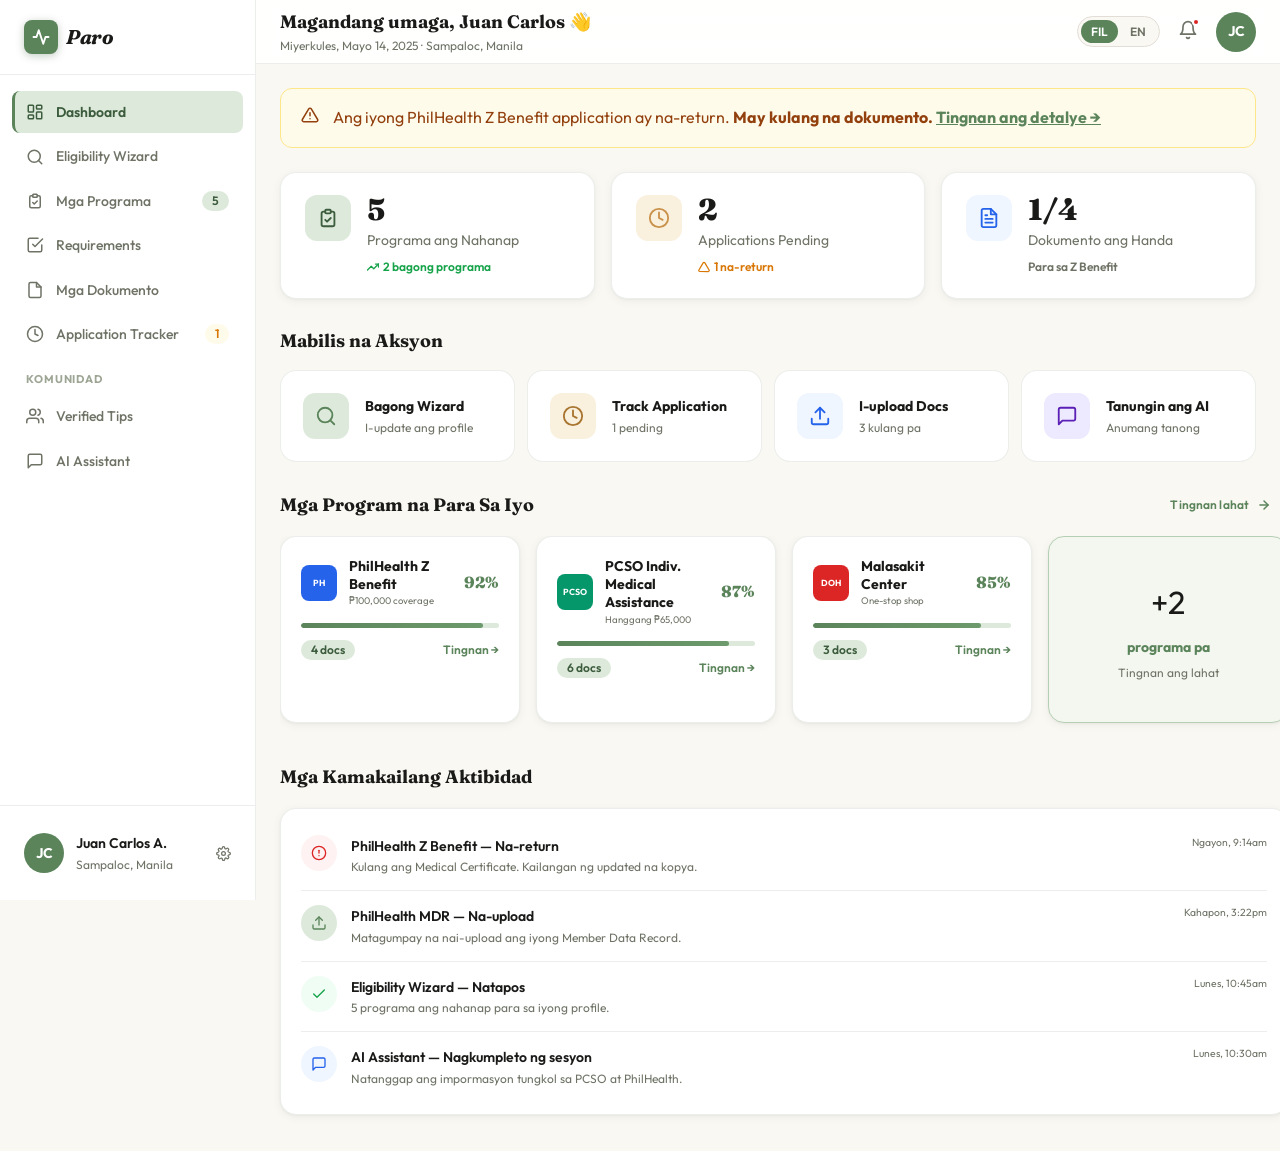
<file: dashboard.html>
<!DOCTYPE html>
<html lang="fil">
<head>
  <meta charset="UTF-8" />
  <meta name="viewport" content="width=device-width, initial-scale=1.0" />
  <title>Paro — Dashboard</title>
  <link rel="preconnect" href="https://fonts.googleapis.com" />
  <link href="https://fonts.googleapis.com/css2?family=Fraunces:ital,opsz,wght@0,9..144,300;0,9..144,400;0,9..144,600;0,9..144,700;0,9..144,800;0,9..144,900;1,9..144,400;1,9..144,600;1,9..144,700;1,9..144,800&family=Outfit:wght@300;400;500;600;700;800&display=swap" rel="stylesheet" />
  <link rel="stylesheet" href="css/paro.css" />
  <style>
    .dash-grid { display: grid; grid-template-columns: 1fr 1fr 1fr; gap: 1rem; margin-bottom: 1.75rem; }
    .quick-action { background: white; border: 1.5px solid var(--color-border); border-radius: var(--radius-lg); padding: 1.375rem; display: flex; align-items: center; gap: 1rem; cursor: pointer; transition: all var(--transition-base); text-decoration: none; color: inherit; }
    .quick-action:hover { border-color: var(--color-primary); background: var(--color-primary-50); transform: translateY(-1px); box-shadow: var(--shadow-md); }
    .quick-action-icon { width: 46px; height: 46px; border-radius: var(--radius-md); display: flex; align-items: center; justify-content: center; flex-shrink: 0; }
    .quick-action-icon svg { width: 22px; height: 22px; }
    .qa-green { background: var(--color-primary-100); color: var(--color-primary); }
    .qa-accent { background: var(--color-accent-light); color: var(--color-accent-dark); }
    .qa-blue { background: var(--color-info-bg); color: var(--color-info); }
    .qa-purple { background: #ede9fe; color: #5b21b6; }
    .program-scroll { display: flex; gap: 1rem; overflow-x: auto; padding-bottom: 0.75rem; scrollbar-width: none; }
    .program-scroll::-webkit-scrollbar { display: none; }
    .prog-mini { background: white; border: 1.5px solid var(--color-border); border-radius: var(--radius-lg); padding: 1.25rem; min-width: 240px; max-width: 240px; flex-shrink: 0; box-shadow: var(--shadow-card); transition: all var(--transition-base); cursor: pointer; }
    .prog-mini:hover { border-color: var(--color-primary); box-shadow: var(--shadow-md); transform: translateY(-1px); }
    .prog-mini-header { display: flex; align-items: center; gap: 0.75rem; margin-bottom: 0.875rem; }
    .prog-logo-sm { width: 36px; height: 36px; border-radius: 8px; display: flex; align-items: center; justify-content: center; font-size: 0.55rem; font-weight: 700; color: white; flex-shrink: 0; }
    .prog-mini-name { font-weight: 700; font-size: var(--text-sm); line-height: 1.3; }
    .prog-mini-score { margin-left: auto; font-family: var(--font-heading); font-size: 1rem; font-weight: 800; color: var(--color-primary); }
    .activity-item { display: flex; gap: 0.875rem; align-items: flex-start; padding: 0.875rem 0; border-bottom: 1px solid var(--color-border); }
    .activity-item:last-child { border-bottom: none; }
    .activity-icon { width: 36px; height: 36px; border-radius: 50%; display: flex; align-items: center; justify-content: center; flex-shrink: 0; }
    .activity-icon svg { width: 16px; height: 16px; }
    .section-row { display: flex; align-items: center; justify-content: space-between; margin-bottom: 1rem; }
    .section-row-title { font-family: var(--font-heading); font-size: var(--text-lg); font-weight: 700; }
    .content-cols { display: grid; grid-template-columns: 1fr 340px; gap: 1.5rem; align-items: start; }
    @media(max-width:1024px){ .content-cols { grid-template-columns: 1fr; } }
    @media(max-width:768px){ .dash-grid { grid-template-columns: 1fr 1fr; } }
    @media(max-width:480px){ .dash-grid { grid-template-columns: 1fr; } }
  </style>
</head>
<body>

<!-- ── SIDEBAR ───────────────────────────────── -->
<aside class="sidebar" id="sidebar">
  <div class="sidebar-logo">
    <a href="index.html" class="paro-logo">
      <div class="paro-logo-mark"><svg xmlns="http://www.w3.org/2000/svg" width="18" height="18" viewBox="0 0 24 24" fill="none" stroke="currentColor" stroke-width="2.5" stroke-linecap="round" stroke-linejoin="round"><path d="M22 12h-4l-3 9L9 3l-3 9H2"/></svg></div>
      <span class="paro-logo-text">Paro</span>
    </a>
  </div>
  <nav class="sidebar-nav">
    <a href="dashboard.html" class="sidebar-nav-item active" data-nav-page="dashboard.html">
      <svg xmlns="http://www.w3.org/2000/svg" width="18" height="18" viewBox="0 0 24 24" fill="none" stroke="currentColor" stroke-width="2" stroke-linecap="round" stroke-linejoin="round"><rect width="7" height="9" x="3" y="3" rx="1"/><rect width="7" height="5" x="14" y="3" rx="1"/><rect width="7" height="9" x="14" y="12" rx="1"/><rect width="7" height="5" x="3" y="16" rx="1"/></svg>
      Dashboard
    </a>
    <a href="eligibility.html" class="sidebar-nav-item" data-nav-page="eligibility.html">
      <svg xmlns="http://www.w3.org/2000/svg" width="18" height="18" viewBox="0 0 24 24" fill="none" stroke="currentColor" stroke-width="2" stroke-linecap="round" stroke-linejoin="round"><circle cx="11" cy="11" r="8"/><path d="m21 21-4.3-4.3"/></svg>
      Eligibility Wizard
    </a>
    <a href="programs.html" class="sidebar-nav-item" data-nav-page="programs.html">
      <svg xmlns="http://www.w3.org/2000/svg" width="18" height="18" viewBox="0 0 24 24" fill="none" stroke="currentColor" stroke-width="2" stroke-linecap="round" stroke-linejoin="round"><path d="M9 5H7a2 2 0 0 0-2 2v12a2 2 0 0 0 2 2h10a2 2 0 0 0 2-2V7a2 2 0 0 0-2-2h-2"/><rect width="6" height="4" x="9" y="3" rx="1"/><path d="m9 14 2 2 4-4"/></svg>
      Mga Programa
      <span class="badge badge-primary nav-badge">5</span>
    </a>
    <a href="checklist.html" class="sidebar-nav-item" data-nav-page="checklist.html">
      <svg xmlns="http://www.w3.org/2000/svg" width="18" height="18" viewBox="0 0 24 24" fill="none" stroke="currentColor" stroke-width="2" stroke-linecap="round" stroke-linejoin="round"><path d="M9 11l3 3L22 4"/><path d="M21 12v7a2 2 0 0 1-2 2H5a2 2 0 0 1-2-2V5a2 2 0 0 1 2-2h11"/></svg>
      Requirements
    </a>
    <a href="documents.html" class="sidebar-nav-item" data-nav-page="documents.html">
      <svg xmlns="http://www.w3.org/2000/svg" width="18" height="18" viewBox="0 0 24 24" fill="none" stroke="currentColor" stroke-width="2" stroke-linecap="round" stroke-linejoin="round"><path d="M14 2H6a2 2 0 0 0-2 2v16a2 2 0 0 0 2 2h12a2 2 0 0 0 2-2V8z"/><polyline points="14 2 14 8 20 8"/></svg>
      Mga Dokumento
    </a>
    <a href="tracking.html" class="sidebar-nav-item" data-nav-page="tracking.html">
      <svg xmlns="http://www.w3.org/2000/svg" width="18" height="18" viewBox="0 0 24 24" fill="none" stroke="currentColor" stroke-width="2" stroke-linecap="round" stroke-linejoin="round"><circle cx="12" cy="12" r="10"/><polyline points="12 6 12 12 16 14"/></svg>
      Application Tracker
      <span class="badge badge-warning nav-badge">1</span>
    </a>
    <div class="sidebar-section-label">Komunidad</div>
    <a href="community.html" class="sidebar-nav-item" data-nav-page="community.html">
      <svg xmlns="http://www.w3.org/2000/svg" width="18" height="18" viewBox="0 0 24 24" fill="none" stroke="currentColor" stroke-width="2" stroke-linecap="round" stroke-linejoin="round"><path d="M17 21v-2a4 4 0 0 0-4-4H5a4 4 0 0 0-4 4v2"/><circle cx="9" cy="7" r="4"/><path d="M23 21v-2a4 4 0 0 0-3-3.87"/><path d="M16 3.13a4 4 0 0 1 0 7.75"/></svg>
      Verified Tips
    </a>
    <a href="assistant.html" class="sidebar-nav-item" data-nav-page="assistant.html">
      <svg xmlns="http://www.w3.org/2000/svg" width="18" height="18" viewBox="0 0 24 24" fill="none" stroke="currentColor" stroke-width="2" stroke-linecap="round" stroke-linejoin="round"><path d="M21 15a2 2 0 0 1-2 2H7l-4 4V5a2 2 0 0 1 2-2h14a2 2 0 0 1 2 2z"/></svg>
      AI Assistant
    </a>
  </nav>
  <div class="sidebar-footer">
    <div class="sidebar-user">
      <div class="avatar avatar-md avatar-primary">JC</div>
      <div style="flex:1;min-width:0;">
        <div style="font-weight:600;font-size:var(--text-sm);truncate">Juan Carlos A.</div>
        <div style="font-size:var(--text-xs);color:var(--color-text-muted);">Sampaloc, Manila</div>
      </div>
      <svg xmlns="http://www.w3.org/2000/svg" width="15" height="15" viewBox="0 0 24 24" fill="none" stroke="currentColor" stroke-width="2" stroke-linecap="round" stroke-linejoin="round" style="color:var(--color-text-muted);flex-shrink:0;"><circle cx="12" cy="12" r="3"/><path d="M19.4 15a1.65 1.65 0 0 0 .33 1.82l.06.06a2 2 0 0 1-2.83 2.83l-.06-.06a1.65 1.65 0 0 0-1.82-.33 1.65 1.65 0 0 0-1 1.51V21a2 2 0 0 1-4 0v-.09A1.65 1.65 0 0 0 9 19.4a1.65 1.65 0 0 0-1.82.33l-.06.06a2 2 0 0 1-2.83-2.83l.06-.06A1.65 1.65 0 0 0 4.68 15a1.65 1.65 0 0 0-1.51-1H3a2 2 0 0 1 0-4h.09A1.65 1.65 0 0 0 4.6 9a1.65 1.65 0 0 0-.33-1.82l-.06-.06a2 2 0 0 1 2.83-2.83l.06.06A1.65 1.65 0 0 0 9 4.68a1.65 1.65 0 0 0 1-1.51V3a2 2 0 0 1 4 0v.09a1.65 1.65 0 0 0 1 1.51 1.65 1.65 0 0 0 1.82-.33l.06-.06a2 2 0 0 1 2.83 2.83l-.06.06A1.65 1.65 0 0 0 19.4 9a1.65 1.65 0 0 0 1.51 1H21a2 2 0 0 1 0 4h-.09a1.65 1.65 0 0 0-1.51 1z"/></svg>
    </div>
  </div>
</aside>

<!-- ── TOPBAR ─────────────────────────────────── -->
<header class="topbar">
  <button id="menu-toggle" style="display:none;background:none;border:none;cursor:pointer;padding:0.375rem;color:var(--color-text-muted);" title="Menu">
    <svg xmlns="http://www.w3.org/2000/svg" width="22" height="22" viewBox="0 0 24 24" fill="none" stroke="currentColor" stroke-width="2" stroke-linecap="round" stroke-linejoin="round"><line x1="3" y1="12" x2="21" y2="12"/><line x1="3" y1="6" x2="21" y2="6"/><line x1="3" y1="18" x2="21" y2="18"/></svg>
  </button>
  <div>
    <div style="font-family:var(--font-heading);font-size:var(--text-lg);font-weight:700;">Magandang umaga, Juan Carlos 👋</div>
    <div style="font-size:var(--text-xs);color:var(--color-text-muted);">Miyerkules, Mayo 14, 2025 · Sampaloc, Manila</div>
  </div>
  <div style="margin-left:auto;display:flex;align-items:center;gap:0.75rem;">
    <div class="lang-toggle">
      <button class="lang-btn active" data-lang="fil">FIL</button>
      <button class="lang-btn" data-lang="en">EN</button>
    </div>
    <button style="background:none;border:none;cursor:pointer;padding:0.375rem;position:relative;color:var(--color-text-muted);">
      <svg xmlns="http://www.w3.org/2000/svg" width="20" height="20" viewBox="0 0 24 24" fill="none" stroke="currentColor" stroke-width="2" stroke-linecap="round" stroke-linejoin="round"><path d="M18 8A6 6 0 0 0 6 8c0 7-3 9-3 9h18s-3-2-3-9"/><path d="M13.73 21a2 2 0 0 1-3.46 0"/></svg>
      <span style="position:absolute;top:4px;right:4px;width:8px;height:8px;background:var(--color-error);border-radius:50%;border:2px solid white;"></span>
    </button>
    <div class="avatar avatar-md avatar-primary" style="cursor:pointer;">JC</div>
  </div>
</header>
<div id="sidebar-overlay" class="hidden"></div>

<!-- ── MAIN CONTENT ───────────────────────────── -->
<main class="main-content">

  <!-- Alert: pending action -->
  <div class="alert alert-warning" style="margin-bottom:1.5rem;">
    <svg xmlns="http://www.w3.org/2000/svg" width="18" height="18" viewBox="0 0 24 24" fill="none" stroke="currentColor" stroke-width="2" stroke-linecap="round" stroke-linejoin="round"><path d="M10.29 3.86L1.82 18a2 2 0 0 0 1.71 3h16.94a2 2 0 0 0 1.71-3L13.71 3.86a2 2 0 0 0-3.42 0z"/><line x1="12" y1="9" x2="12" y2="13"/><line x1="12" y1="17" x2="12.01" y2="17"/></svg>
    <div style="flex:1;">Ang iyong PhilHealth Z Benefit application ay na-return. <strong>May kulang na dokumento.</strong> <a href="tracking.html" style="font-weight:700;text-decoration:underline;">Tingnan ang detalye →</a></div>
  </div>

  <!-- ── STAT CARDS ── -->
  <div class="dash-grid">
    <div class="stat-card reveal reveal-1">
      <div class="stat-card-icon green">
        <svg xmlns="http://www.w3.org/2000/svg" width="22" height="22" viewBox="0 0 24 24" fill="none" stroke="currentColor" stroke-width="2" stroke-linecap="round" stroke-linejoin="round"><path d="M9 5H7a2 2 0 0 0-2 2v12a2 2 0 0 0 2 2h10a2 2 0 0 0 2-2V7a2 2 0 0 0-2-2h-2"/><rect width="6" height="4" x="9" y="3" rx="1"/><path d="m9 14 2 2 4-4"/></svg>
      </div>
      <div>
        <div class="stat-card-value">5</div>
        <div class="stat-card-label">Programa ang Nahanap</div>
        <div class="stat-card-trend">
          <svg xmlns="http://www.w3.org/2000/svg" width="12" height="12" viewBox="0 0 24 24" fill="none" stroke="currentColor" stroke-width="2.5" stroke-linecap="round" stroke-linejoin="round"><polyline points="23 6 13.5 15.5 8.5 10.5 1 18"/><polyline points="17 6 23 6 23 12"/></svg>
          2 bagong programa
        </div>
      </div>
    </div>
    <div class="stat-card reveal reveal-2">
      <div class="stat-card-icon accent">
        <svg xmlns="http://www.w3.org/2000/svg" width="22" height="22" viewBox="0 0 24 24" fill="none" stroke="currentColor" stroke-width="2" stroke-linecap="round" stroke-linejoin="round"><circle cx="12" cy="12" r="10"/><polyline points="12 6 12 12 16 14"/></svg>
      </div>
      <div>
        <div class="stat-card-value">2</div>
        <div class="stat-card-label">Applications Pending</div>
        <div class="stat-card-trend" style="color:var(--color-warning);">
          <svg xmlns="http://www.w3.org/2000/svg" width="12" height="12" viewBox="0 0 24 24" fill="none" stroke="currentColor" stroke-width="2.5" stroke-linecap="round" stroke-linejoin="round"><path d="M10.29 3.86L1.82 18a2 2 0 0 0 1.71 3h16.94a2 2 0 0 0 1.71-3L13.71 3.86a2 2 0 0 0-3.42 0z"/></svg>
          1 na-return
        </div>
      </div>
    </div>
    <div class="stat-card reveal reveal-3">
      <div class="stat-card-icon blue">
        <svg xmlns="http://www.w3.org/2000/svg" width="22" height="22" viewBox="0 0 24 24" fill="none" stroke="currentColor" stroke-width="2" stroke-linecap="round" stroke-linejoin="round"><path d="M14 2H6a2 2 0 0 0-2 2v16a2 2 0 0 0 2 2h12a2 2 0 0 0 2-2V8z"/><polyline points="14 2 14 8 20 8"/><line x1="16" y1="13" x2="8" y2="13"/><line x1="16" y1="17" x2="8" y2="17"/><polyline points="10 9 9 9 8 9"/></svg>
      </div>
      <div>
        <div class="stat-card-value">1/4</div>
        <div class="stat-card-label">Dokumento ang Handa</div>
        <div class="stat-card-trend" style="color:var(--color-text-muted);">
          Para sa Z Benefit
        </div>
      </div>
    </div>
  </div>

  <!-- ── QUICK ACTIONS ── -->
  <div class="section-row" style="margin-bottom:0.875rem;">
    <div class="section-row-title">Mabilis na Aksyon</div>
  </div>
  <div style="display:grid;grid-template-columns:repeat(4,1fr);gap:0.75rem;margin-bottom:1.75rem;">
    <a href="eligibility.html" class="quick-action">
      <div class="quick-action-icon qa-green"><svg xmlns="http://www.w3.org/2000/svg" width="22" height="22" viewBox="0 0 24 24" fill="none" stroke="currentColor" stroke-width="2" stroke-linecap="round" stroke-linejoin="round"><circle cx="11" cy="11" r="8"/><path d="m21 21-4.3-4.3"/></svg></div>
      <div><div style="font-weight:700;font-size:var(--text-sm);">Bagong Wizard</div><div style="font-size:var(--text-xs);color:var(--color-text-muted);">I-update ang profile</div></div>
    </a>
    <a href="tracking.html" class="quick-action">
      <div class="quick-action-icon qa-accent"><svg xmlns="http://www.w3.org/2000/svg" width="22" height="22" viewBox="0 0 24 24" fill="none" stroke="currentColor" stroke-width="2" stroke-linecap="round" stroke-linejoin="round"><circle cx="12" cy="12" r="10"/><polyline points="12 6 12 12 16 14"/></svg></div>
      <div><div style="font-weight:700;font-size:var(--text-sm);">Track Application</div><div style="font-size:var(--text-xs);color:var(--color-text-muted);">1 pending</div></div>
    </a>
    <a href="documents.html" class="quick-action">
      <div class="quick-action-icon qa-blue"><svg xmlns="http://www.w3.org/2000/svg" width="22" height="22" viewBox="0 0 24 24" fill="none" stroke="currentColor" stroke-width="2" stroke-linecap="round" stroke-linejoin="round"><path d="M21 15v4a2 2 0 0 1-2 2H5a2 2 0 0 1-2-2v-4"/><polyline points="17 8 12 3 7 8"/><line x1="12" y1="3" x2="12" y2="15"/></svg></div>
      <div><div style="font-weight:700;font-size:var(--text-sm);">I-upload Docs</div><div style="font-size:var(--text-xs);color:var(--color-text-muted);">3 kulang pa</div></div>
    </a>
    <a href="assistant.html" class="quick-action">
      <div class="quick-action-icon qa-purple"><svg xmlns="http://www.w3.org/2000/svg" width="22" height="22" viewBox="0 0 24 24" fill="none" stroke="currentColor" stroke-width="2" stroke-linecap="round" stroke-linejoin="round"><path d="M21 15a2 2 0 0 1-2 2H7l-4 4V5a2 2 0 0 1 2-2h14a2 2 0 0 1 2 2z"/></svg></div>
      <div><div style="font-weight:700;font-size:var(--text-sm);">Tanungin ang AI</div><div style="font-size:var(--text-xs);color:var(--color-text-muted);">Anumang tanong</div></div>
    </a>
  </div>

  <div class="content-cols">
    <div>
      <!-- ── MATCHED PROGRAMS ── -->
      <div class="section-row">
        <div class="section-row-title">Mga Program na Para Sa Iyo</div>
        <a href="programs.html" class="btn btn-ghost btn-sm">Tingnan lahat <svg xmlns="http://www.w3.org/2000/svg" width="14" height="14" viewBox="0 0 24 24" fill="none" stroke="currentColor" stroke-width="2.5" stroke-linecap="round" stroke-linejoin="round"><line x1="5" y1="12" x2="19" y2="12"/><polyline points="12 5 19 12 12 19"/></svg></a>
      </div>
      <div class="program-scroll" style="margin-bottom:1.75rem;">
        <a href="checklist.html" class="prog-mini" style="text-decoration:none;color:inherit;">
          <div class="prog-mini-header">
            <div class="prog-logo-sm" style="background:#2563eb;">PH</div>
            <div style="flex:1;">
              <div class="prog-mini-name">PhilHealth Z Benefit</div>
              <div style="font-size:0.6rem;color:var(--color-text-muted);">₱100,000 coverage</div>
            </div>
            <div class="prog-mini-score">92%</div>
          </div>
          <div class="progress-bar" style="height:5px;margin-bottom:0.75rem;"><div class="progress-fill" style="width:92%;"></div></div>
          <div style="display:flex;justify-content:space-between;align-items:center;">
            <span class="badge badge-primary">4 docs</span>
            <span style="font-size:var(--text-xs);color:var(--color-primary);font-weight:600;">Tingnan →</span>
          </div>
        </a>
        <a href="programs.html" class="prog-mini" style="text-decoration:none;color:inherit;">
          <div class="prog-mini-header">
            <div class="prog-logo-sm" style="background:#059669;">PCSO</div>
            <div style="flex:1;">
              <div class="prog-mini-name">PCSO Indiv. Medical Assistance</div>
              <div style="font-size:0.6rem;color:var(--color-text-muted);">Hanggang ₱65,000</div>
            </div>
            <div class="prog-mini-score">87%</div>
          </div>
          <div class="progress-bar" style="height:5px;margin-bottom:0.75rem;"><div class="progress-fill" style="width:87%;"></div></div>
          <div style="display:flex;justify-content:space-between;align-items:center;">
            <span class="badge badge-primary">6 docs</span>
            <span style="font-size:var(--text-xs);color:var(--color-primary);font-weight:600;">Tingnan →</span>
          </div>
        </a>
        <a href="programs.html" class="prog-mini" style="text-decoration:none;color:inherit;">
          <div class="prog-mini-header">
            <div class="prog-logo-sm" style="background:#dc2626;">DOH</div>
            <div style="flex:1;">
              <div class="prog-mini-name">Malasakit Center</div>
              <div style="font-size:0.6rem;color:var(--color-text-muted);">One-stop shop</div>
            </div>
            <div class="prog-mini-score">85%</div>
          </div>
          <div class="progress-bar" style="height:5px;margin-bottom:0.75rem;"><div class="progress-fill" style="width:85%;"></div></div>
          <div style="display:flex;justify-content:space-between;align-items:center;">
            <span class="badge badge-primary">3 docs</span>
            <span style="font-size:var(--text-xs);color:var(--color-primary);font-weight:600;">Tingnan →</span>
          </div>
        </a>
        <a href="programs.html" class="prog-mini" style="text-decoration:none;color:inherit;border-color:var(--color-primary-200);background:var(--color-primary-50);">
          <div style="text-align:center;padding:1.25rem 0.5rem;">
            <div style="font-size:2rem;margin-bottom:0.5rem;">+2</div>
            <div style="font-size:var(--text-sm);font-weight:700;color:var(--color-primary);">programa pa</div>
            <div style="font-size:var(--text-xs);color:var(--color-text-muted);margin-top:0.25rem;">Tingnan ang lahat</div>
          </div>
        </a>
      </div>

      <!-- ── RECENT ACTIVITY ── -->
      <div class="section-row">
        <div class="section-row-title">Mga Kamakailang Aktibidad</div>
      </div>
      <div class="card">
        <div class="card-body" style="padding:0.75rem 1.25rem;">
          <div class="activity-item">
            <div class="activity-icon" style="background:var(--color-error-bg);color:var(--color-error);">
              <svg xmlns="http://www.w3.org/2000/svg" width="16" height="16" viewBox="0 0 24 24" fill="none" stroke="currentColor" stroke-width="2" stroke-linecap="round" stroke-linejoin="round"><circle cx="12" cy="12" r="10"/><line x1="12" y1="8" x2="12" y2="12"/><line x1="12" y1="16" x2="12.01" y2="16"/></svg>
            </div>
            <div style="flex:1;">
              <div style="font-size:var(--text-sm);font-weight:600;">PhilHealth Z Benefit — Na-return</div>
              <div style="font-size:var(--text-xs);color:var(--color-text-muted);">Kulang ang Medical Certificate. Kailangan ng updated na kopya.</div>
            </div>
            <div style="font-size:0.65rem;color:var(--color-text-muted);flex-shrink:0;">Ngayon, 9:14am</div>
          </div>
          <div class="activity-item">
            <div class="activity-icon" style="background:var(--color-primary-100);color:var(--color-primary);">
              <svg xmlns="http://www.w3.org/2000/svg" width="16" height="16" viewBox="0 0 24 24" fill="none" stroke="currentColor" stroke-width="2" stroke-linecap="round" stroke-linejoin="round"><path d="M21 15v4a2 2 0 0 1-2 2H5a2 2 0 0 1-2-2v-4"/><polyline points="17 8 12 3 7 8"/><line x1="12" y1="3" x2="12" y2="15"/></svg>
            </div>
            <div style="flex:1;">
              <div style="font-size:var(--text-sm);font-weight:600;">PhilHealth MDR — Na-upload</div>
              <div style="font-size:var(--text-xs);color:var(--color-text-muted);">Matagumpay na nai-upload ang iyong Member Data Record.</div>
            </div>
            <div style="font-size:0.65rem;color:var(--color-text-muted);flex-shrink:0;">Kahapon, 3:22pm</div>
          </div>
          <div class="activity-item">
            <div class="activity-icon" style="background:var(--color-success-bg);color:var(--color-success);">
              <svg xmlns="http://www.w3.org/2000/svg" width="16" height="16" viewBox="0 0 24 24" fill="none" stroke="currentColor" stroke-width="2" stroke-linecap="round" stroke-linejoin="round"><polyline points="20 6 9 17 4 12"/></svg>
            </div>
            <div style="flex:1;">
              <div style="font-size:var(--text-sm);font-weight:600;">Eligibility Wizard — Natapos</div>
              <div style="font-size:var(--text-xs);color:var(--color-text-muted);">5 programa ang nahanap para sa iyong profile.</div>
            </div>
            <div style="font-size:0.65rem;color:var(--color-text-muted);flex-shrink:0;">Lunes, 10:45am</div>
          </div>
          <div class="activity-item">
            <div class="activity-icon" style="background:var(--color-info-bg);color:var(--color-info);">
              <svg xmlns="http://www.w3.org/2000/svg" width="16" height="16" viewBox="0 0 24 24" fill="none" stroke="currentColor" stroke-width="2" stroke-linecap="round" stroke-linejoin="round"><path d="M21 15a2 2 0 0 1-2 2H7l-4 4V5a2 2 0 0 1 2-2h14a2 2 0 0 1 2 2z"/></svg>
            </div>
            <div style="flex:1;">
              <div style="font-size:var(--text-sm);font-weight:600;">AI Assistant — Nagkumpleto ng sesyon</div>
              <div style="font-size:var(--text-xs);color:var(--color-text-muted);">Natanggap ang impormasyon tungkol sa PCSO at PhilHealth.</div>
            </div>
            <div style="font-size:0.65rem;color:var(--color-text-muted);flex-shrink:0;">Lunes, 10:30am</div>
          </div>
        </div>
      </div>
    </div>

    <!-- RIGHT COLUMN -->
    <div>
      <!-- Application Status -->
      <div class="section-row"><div class="section-row-title">Status ng Application</div><a href="tracking.html" class="btn btn-ghost btn-sm">Tingnan lahat</a></div>
      <div class="card" style="margin-bottom:1.5rem;">
        <div class="card-body" style="padding:1.25rem;">
          <div style="display:flex;align-items:center;gap:0.75rem;margin-bottom:1rem;">
            <div style="width:36px;height:36px;background:#2563eb;border-radius:8px;display:flex;align-items:center;justify-content:center;font-size:0.55rem;font-weight:700;color:white;flex-shrink:0;">PH</div>
            <div style="flex:1;">
              <div style="font-weight:700;font-size:var(--text-sm);">PhilHealth Z Benefit</div>
              <div style="font-size:var(--text-xs);color:var(--color-text-muted);">Inilabas: Mayo 10, 2025</div>
            </div>
            <span class="status-pill status-warning">
              <span class="status-dot"></span>
              Na-return
            </span>
          </div>
          <div class="timeline">
            <div class="timeline-item completed">
              <div class="timeline-dot"><svg xmlns="http://www.w3.org/2000/svg" width="14" height="14" viewBox="0 0 24 24" fill="none" stroke="currentColor" stroke-width="2.5" stroke-linecap="round" stroke-linejoin="round"><polyline points="20 6 9 17 4 12"/></svg></div>
              <div class="timeline-content"><div class="timeline-title">Na-submit</div><div class="timeline-time">Mayo 10, 10:00am</div></div>
            </div>
            <div class="timeline-item error">
              <div class="timeline-dot"><svg xmlns="http://www.w3.org/2000/svg" width="14" height="14" viewBox="0 0 24 24" fill="none" stroke="currentColor" stroke-width="2.5" stroke-linecap="round" stroke-linejoin="round"><line x1="18" y1="6" x2="6" y2="18"/><line x1="6" y1="6" x2="18" y2="18"/></svg></div>
              <div class="timeline-content"><div class="timeline-title">Na-return — Kulang ang dokumento</div><div class="timeline-time">Ngayon, 9:14am</div></div>
            </div>
            <div class="timeline-item">
              <div class="timeline-dot" style="opacity:0.4;">3</div>
              <div class="timeline-content" style="opacity:0.5;"><div class="timeline-title">Sa ilalim ng review</div></div>
            </div>
            <div class="timeline-item">
              <div class="timeline-dot" style="opacity:0.4;">4</div>
              <div class="timeline-content" style="opacity:0.5;"><div class="timeline-title">Aprubado</div></div>
            </div>
          </div>
          <a href="tracking.html" class="btn btn-primary btn-sm btn-full" style="margin-top:1rem;">Ayusin ang Application</a>
        </div>
      </div>

      <!-- Community tip widget -->
      <div class="section-row"><div class="section-row-title">Tip ng Araw</div><a href="community.html" class="btn btn-ghost btn-sm">Tingnan lahat</a></div>
      <div class="tip-card">
        <div class="tip-card-icon"><svg xmlns="http://www.w3.org/2000/svg" width="18" height="18" viewBox="0 0 24 24" fill="none" stroke="currentColor" stroke-width="2" stroke-linecap="round" stroke-linejoin="round"><path d="M17 21v-2a4 4 0 0 0-4-4H5a4 4 0 0 0-4 4v2"/><circle cx="9" cy="7" r="4"/></svg></div>
        <div>
          <div style="display:flex;gap:0.375rem;margin-bottom:0.25rem;"><span class="contributor-badge cb-bhw">BHW · Sampaloc</span></div>
          <div class="tip-card-text">"Para sa PCSO, pumunta sa branch mismo — mas mabilis kaysa online. Dalhin ang lahat ng dokumento na <strong>original at photocopy</strong> para hindi kailangang bumalik."</div>
        </div>
      </div>
    </div>
  </div>

</main>

<!-- ── BOTTOM NAV (mobile) ───────────────────── -->
<nav class="bottom-nav">
  <a href="dashboard.html" class="bottom-nav-item active">
    <svg xmlns="http://www.w3.org/2000/svg" width="22" height="22" viewBox="0 0 24 24" fill="none" stroke="currentColor" stroke-width="2" stroke-linecap="round" stroke-linejoin="round"><rect width="7" height="9" x="3" y="3" rx="1"/><rect width="7" height="5" x="14" y="3" rx="1"/><rect width="7" height="9" x="14" y="12" rx="1"/><rect width="7" height="5" x="3" y="16" rx="1"/></svg>
    Home
  </a>
  <a href="eligibility.html" class="bottom-nav-item">
    <svg xmlns="http://www.w3.org/2000/svg" width="22" height="22" viewBox="0 0 24 24" fill="none" stroke="currentColor" stroke-width="2" stroke-linecap="round" stroke-linejoin="round"><circle cx="11" cy="11" r="8"/><path d="m21 21-4.3-4.3"/></svg>
    Wizard
  </a>
  <a href="programs.html" class="bottom-nav-item">
    <svg xmlns="http://www.w3.org/2000/svg" width="22" height="22" viewBox="0 0 24 24" fill="none" stroke="currentColor" stroke-width="2" stroke-linecap="round" stroke-linejoin="round"><path d="M9 5H7a2 2 0 0 0-2 2v12a2 2 0 0 0 2 2h10a2 2 0 0 0 2-2V7a2 2 0 0 0-2-2h-2"/><rect width="6" height="4" x="9" y="3" rx="1"/></svg>
    Programa
  </a>
  <a href="tracking.html" class="bottom-nav-item">
    <svg xmlns="http://www.w3.org/2000/svg" width="22" height="22" viewBox="0 0 24 24" fill="none" stroke="currentColor" stroke-width="2" stroke-linecap="round" stroke-linejoin="round"><circle cx="12" cy="12" r="10"/><polyline points="12 6 12 12 16 14"/></svg>
    Tracker
  </a>
  <a href="assistant.html" class="bottom-nav-item">
    <svg xmlns="http://www.w3.org/2000/svg" width="22" height="22" viewBox="0 0 24 24" fill="none" stroke="currentColor" stroke-width="2" stroke-linecap="round" stroke-linejoin="round"><path d="M21 15a2 2 0 0 1-2 2H7l-4 4V5a2 2 0 0 1 2-2h14a2 2 0 0 1 2 2z"/></svg>
    AI
  </a>
</nav>

<script src="js/paro.js"></script>
<script>
// Show menu toggle on mobile
if (window.innerWidth <= 768) {
  document.getElementById('menu-toggle').style.display = 'flex';
}
window.addEventListener('resize', () => {
  const t = document.getElementById('menu-toggle');
  if (t) t.style.display = window.innerWidth <= 768 ? 'flex' : 'none';
});
</script>
</body>
</html>
</file>
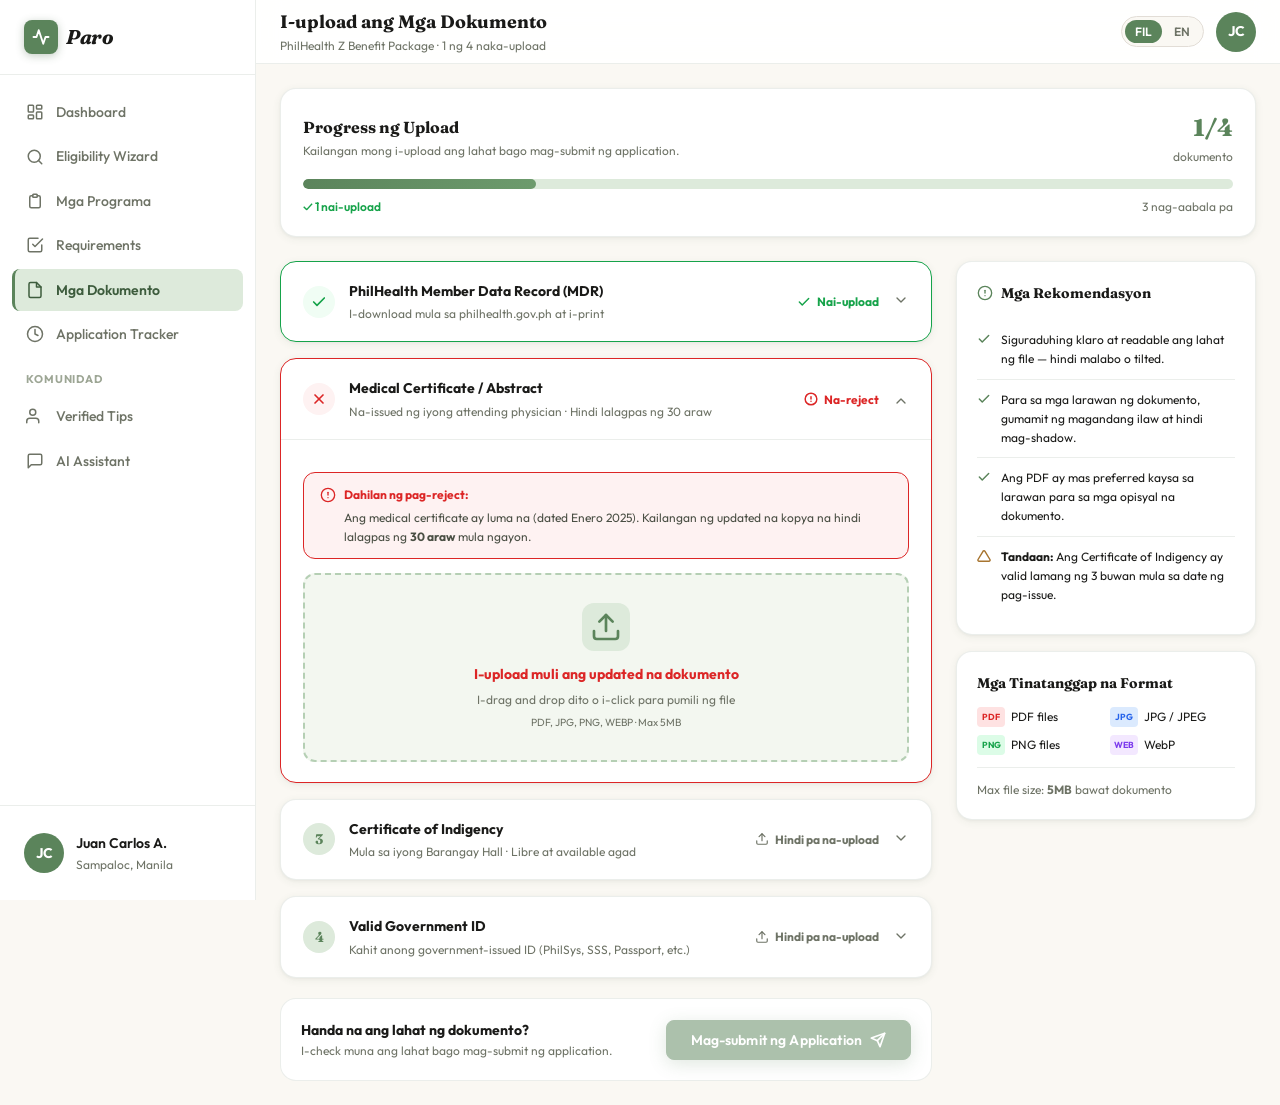
<file: documents.html>
<!DOCTYPE html>
<html lang="fil">
<head>
  <meta charset="UTF-8" />
  <meta name="viewport" content="width=device-width, initial-scale=1.0" />
  <title>Paro — Mga Dokumento</title>
  <link rel="preconnect" href="https://fonts.googleapis.com" />
  <link href="https://fonts.googleapis.com/css2?family=Fraunces:ital,opsz,wght@0,9..144,300;0,9..144,400;0,9..144,600;0,9..144,700;0,9..144,800;0,9..144,900;1,9..144,400;1,9..144,600;1,9..144,700;1,9..144,800&family=Outfit:wght@300;400;500;600;700;800&display=swap" rel="stylesheet" />
  <link rel="stylesheet" href="css/paro.css" />
  <style>
    .doc-upload-card { background: white; border: 1.5px solid var(--color-border); border-radius: var(--radius-lg); overflow: hidden; box-shadow: var(--shadow-card); margin-bottom: 1rem; transition: all var(--transition-base); }
    .doc-upload-card.uploaded { border-color: var(--color-success); }
    .doc-upload-card.error-state { border-color: var(--color-error); }
    .doc-header { display: flex; align-items: center; gap: 0.875rem; padding: 1.125rem 1.375rem; cursor: pointer; }
    .doc-number { width: 32px; height: 32px; border-radius: 50%; background: var(--color-primary-100); color: var(--color-primary); font-family: var(--font-heading); font-weight: 700; font-size: var(--text-sm); display: flex; align-items: center; justify-content: center; flex-shrink: 0; }
    .doc-number.done { background: var(--color-success-bg); color: var(--color-success); }
    .doc-number.error { background: var(--color-error-bg); color: var(--color-error); }
    .doc-title { font-weight: 700; font-size: var(--text-sm); }
    .doc-subtitle { font-size: var(--text-xs); color: var(--color-text-muted); margin-top: 0.125rem; }
    .doc-status-label { margin-left: auto; display: flex; align-items: center; gap: 0.375rem; font-size: var(--text-xs); font-weight: 700; flex-shrink: 0; }
    .doc-expand-btn { flex-shrink: 0; background: none; border: none; cursor: pointer; color: var(--color-text-muted); transition: transform var(--transition-base); }
    .doc-expand-btn.open { transform: rotate(180deg); }
    .doc-body { border-top: 1px solid var(--color-border); padding: 1.25rem 1.375rem; display: none; }
    .doc-body.open { display: block; }
    .upload-zone { border: 2px dashed var(--color-primary-200); border-radius: var(--radius-md); padding: 1.75rem 1.25rem; text-align: center; cursor: pointer; transition: all var(--transition-base); background: var(--color-primary-50); position: relative; }
    .upload-zone:hover, .upload-zone.drag-over { border-color: var(--color-primary); background: var(--color-primary-100); }
    .upload-zone.has-file { border-color: var(--color-success); background: var(--color-success-bg); }
    .upload-zone input[type="file"] { position: absolute; inset: 0; opacity: 0; cursor: pointer; width: 100%; height: 100%; }
    .upload-zone-icon { width: 48px; height: 48px; margin: 0 auto 0.75rem; background: var(--color-primary-100); border-radius: var(--radius-md); display: flex; align-items: center; justify-content: center; color: var(--color-primary); }
    .upload-zone.has-file .upload-zone-icon { background: var(--color-success-bg); color: var(--color-success); }
    .file-preview { display: flex; align-items: center; gap: 0.75rem; background: white; border: 1.5px solid var(--color-success-border, var(--color-success)); border-radius: var(--radius-md); padding: 0.75rem 1rem; margin-top: 0.875rem; }
    .file-thumb { width: 42px; height: 42px; background: var(--color-primary-100); border-radius: var(--radius-md); display: flex; align-items: center; justify-content: center; color: var(--color-primary); font-size: var(--text-xs); font-weight: 700; flex-shrink: 0; }
    .file-thumb.pdf { background: #fee2e2; color: #dc2626; }
    .file-thumb.img { background: #dbeafe; color: #2563eb; }
    .upload-progress-bar { height: 4px; background: var(--color-border); border-radius: 100px; overflow: hidden; margin-top: 0.5rem; }
    .upload-progress-fill { height: 100%; background: var(--color-primary); border-radius: 100px; transition: width 1.2s ease; }
    .error-banner { background: var(--color-error-bg); border: 1px solid var(--color-error); border-radius: var(--radius-md); padding: 0.75rem 1rem; display: flex; align-items: flex-start; gap: 0.5rem; margin-top: 0.75rem; }
    .overall-progress { background: white; border: 1.5px solid var(--color-border); border-radius: var(--radius-lg); padding: 1.25rem 1.375rem; margin-bottom: 1.5rem; box-shadow: var(--shadow-card); }
    .tip-row { display: flex; gap: 0.625rem; align-items: flex-start; padding: 0.625rem 0; border-bottom: 1px solid var(--color-border); }
    .tip-row:last-child { border-bottom: none; }
    @media(max-width:768px){ .doc-header { padding: 0.875rem 1rem; } .doc-body { padding: 1rem; } }
  </style>
</head>
<body>

<!-- ── SIDEBAR ───────────────────────────────── -->
<aside class="sidebar">
  <div class="sidebar-logo">
    <a href="index.html" class="paro-logo">
      <div class="paro-logo-mark"><svg xmlns="http://www.w3.org/2000/svg" width="18" height="18" viewBox="0 0 24 24" fill="none" stroke="currentColor" stroke-width="2.5" stroke-linecap="round" stroke-linejoin="round"><path d="M22 12h-4l-3 9L9 3l-3 9H2"/></svg></div>
      <span class="paro-logo-text">Paro</span>
    </a>
  </div>
  <nav class="sidebar-nav">
    <a href="dashboard.html" class="sidebar-nav-item">
      <svg xmlns="http://www.w3.org/2000/svg" width="18" height="18" viewBox="0 0 24 24" fill="none" stroke="currentColor" stroke-width="2" stroke-linecap="round" stroke-linejoin="round"><rect width="7" height="9" x="3" y="3" rx="1"/><rect width="7" height="5" x="14" y="3" rx="1"/><rect width="7" height="9" x="14" y="12" rx="1"/><rect width="7" height="5" x="3" y="16" rx="1"/></svg>
      Dashboard
    </a>
    <a href="eligibility.html" class="sidebar-nav-item">
      <svg xmlns="http://www.w3.org/2000/svg" width="18" height="18" viewBox="0 0 24 24" fill="none" stroke="currentColor" stroke-width="2" stroke-linecap="round" stroke-linejoin="round"><circle cx="11" cy="11" r="8"/><path d="m21 21-4.3-4.3"/></svg>
      Eligibility Wizard
    </a>
    <a href="programs.html" class="sidebar-nav-item">
      <svg xmlns="http://www.w3.org/2000/svg" width="18" height="18" viewBox="0 0 24 24" fill="none" stroke="currentColor" stroke-width="2" stroke-linecap="round" stroke-linejoin="round"><path d="M9 5H7a2 2 0 0 0-2 2v12a2 2 0 0 0 2 2h10a2 2 0 0 0 2-2V7a2 2 0 0 0-2-2h-2"/><rect width="6" height="4" x="9" y="3" rx="1"/></svg>
      Mga Programa
    </a>
    <a href="checklist.html" class="sidebar-nav-item">
      <svg xmlns="http://www.w3.org/2000/svg" width="18" height="18" viewBox="0 0 24 24" fill="none" stroke="currentColor" stroke-width="2" stroke-linecap="round" stroke-linejoin="round"><path d="M9 11l3 3L22 4"/><path d="M21 12v7a2 2 0 0 1-2 2H5a2 2 0 0 1-2-2V5a2 2 0 0 1 2-2h11"/></svg>
      Requirements
    </a>
    <a href="documents.html" class="sidebar-nav-item active">
      <svg xmlns="http://www.w3.org/2000/svg" width="18" height="18" viewBox="0 0 24 24" fill="none" stroke="currentColor" stroke-width="2" stroke-linecap="round" stroke-linejoin="round"><path d="M14 2H6a2 2 0 0 0-2 2v16a2 2 0 0 0 2 2h12a2 2 0 0 0 2-2V8z"/><polyline points="14 2 14 8 20 8"/></svg>
      Mga Dokumento
    </a>
    <a href="tracking.html" class="sidebar-nav-item">
      <svg xmlns="http://www.w3.org/2000/svg" width="18" height="18" viewBox="0 0 24 24" fill="none" stroke="currentColor" stroke-width="2" stroke-linecap="round" stroke-linejoin="round"><circle cx="12" cy="12" r="10"/><polyline points="12 6 12 12 16 14"/></svg>
      Application Tracker
    </a>
    <div class="sidebar-section-label">Komunidad</div>
    <a href="community.html" class="sidebar-nav-item">
      <svg xmlns="http://www.w3.org/2000/svg" width="18" height="18" viewBox="0 0 24 24" fill="none" stroke="currentColor" stroke-width="2" stroke-linecap="round" stroke-linejoin="round"><path d="M17 21v-2a4 4 0 0 0-4-4H5a4 4 0 0 0-4 4v2"/><circle cx="9" cy="7" r="4"/></svg>
      Verified Tips
    </a>
    <a href="assistant.html" class="sidebar-nav-item">
      <svg xmlns="http://www.w3.org/2000/svg" width="18" height="18" viewBox="0 0 24 24" fill="none" stroke="currentColor" stroke-width="2" stroke-linecap="round" stroke-linejoin="round"><path d="M21 15a2 2 0 0 1-2 2H7l-4 4V5a2 2 0 0 1 2-2h14a2 2 0 0 1 2 2z"/></svg>
      AI Assistant
    </a>
  </nav>
  <div class="sidebar-footer">
    <div class="sidebar-user">
      <div class="avatar avatar-md avatar-primary">JC</div>
      <div style="flex:1;min-width:0;"><div style="font-weight:600;font-size:var(--text-sm);">Juan Carlos A.</div><div style="font-size:var(--text-xs);color:var(--color-text-muted);">Sampaloc, Manila</div></div>
    </div>
  </div>
</aside>

<!-- ── TOPBAR ─────────────────────────────────── -->
<header class="topbar">
  <div>
    <div style="font-family:var(--font-heading);font-size:var(--text-lg);font-weight:700;">I-upload ang Mga Dokumento</div>
    <div style="font-size:var(--text-xs);color:var(--color-text-muted);">PhilHealth Z Benefit Package · 1 ng 4 naka-upload</div>
  </div>
  <div style="margin-left:auto;display:flex;align-items:center;gap:0.75rem;">
    <div class="lang-toggle"><button class="lang-btn active" data-lang="fil">FIL</button><button class="lang-btn" data-lang="en">EN</button></div>
    <div class="avatar avatar-md avatar-primary">JC</div>
  </div>
</header>

<!-- ── MAIN CONTENT ───────────────────────────── -->
<main class="main-content">

  <!-- Overall progress -->
  <div class="overall-progress">
    <div style="display:flex;align-items:center;justify-content:space-between;margin-bottom:0.75rem;">
      <div>
        <div style="font-family:var(--font-heading);font-size:var(--text-base);font-weight:700;">Progress ng Upload</div>
        <div style="font-size:var(--text-xs);color:var(--color-text-muted);">Kailangan mong i-upload ang lahat bago mag-submit ng application.</div>
      </div>
      <div style="text-align:right;">
        <div style="font-family:var(--font-heading);font-size:1.5rem;font-weight:800;color:var(--color-primary);" id="upload-count">1/4</div>
        <div style="font-size:var(--text-xs);color:var(--color-text-muted);">dokumento</div>
      </div>
    </div>
    <div class="progress-bar" style="height:10px;">
      <div class="progress-fill" id="overall-fill" style="width:25%;"></div>
    </div>
    <div style="display:flex;justify-content:space-between;margin-top:0.5rem;">
      <span style="font-size:var(--text-xs);color:var(--color-success);font-weight:600;">✓ 1 nai-upload</span>
      <span style="font-size:var(--text-xs);color:var(--color-text-muted);">3 nag-aabala pa</span>
    </div>
  </div>

  <div style="display:grid;grid-template-columns:1fr 300px;gap:1.5rem;align-items:start;">
    <div>
      <!-- DOC 1 — Uploaded -->
      <div class="doc-upload-card uploaded" id="doc-1-card">
        <div class="doc-header" onclick="toggleDoc(1)">
          <div class="doc-number done">
            <svg xmlns="http://www.w3.org/2000/svg" width="16" height="16" viewBox="0 0 24 24" fill="none" stroke="currentColor" stroke-width="2.5" stroke-linecap="round" stroke-linejoin="round"><polyline points="20 6 9 17 4 12"/></svg>
          </div>
          <div style="flex:1;">
            <div class="doc-title">PhilHealth Member Data Record (MDR)</div>
            <div class="doc-subtitle">I-download mula sa philhealth.gov.ph at i-print</div>
          </div>
          <div class="doc-status-label" style="color:var(--color-success);">
            <svg xmlns="http://www.w3.org/2000/svg" width="14" height="14" viewBox="0 0 24 24" fill="none" stroke="currentColor" stroke-width="2.5" stroke-linecap="round" stroke-linejoin="round"><polyline points="20 6 9 17 4 12"/></svg>
            Nai-upload
          </div>
          <button class="doc-expand-btn" id="expand-1" aria-label="Palawakin">
            <svg xmlns="http://www.w3.org/2000/svg" width="16" height="16" viewBox="0 0 24 24" fill="none" stroke="currentColor" stroke-width="2" stroke-linecap="round" stroke-linejoin="round"><polyline points="6 9 12 15 18 9"/></svg>
          </button>
        </div>
        <div class="doc-body" id="doc-body-1">
          <div class="file-preview">
            <div class="file-thumb pdf">PDF</div>
            <div style="flex:1;min-width:0;">
              <div style="font-size:var(--text-sm);font-weight:700;white-space:nowrap;overflow:hidden;text-overflow:ellipsis;">philhealth_MDR_JuanCarlosA.pdf</div>
              <div style="font-size:var(--text-xs);color:var(--color-text-muted);">234 KB · Na-upload noong Mayo 13, 2025</div>
            </div>
            <button style="background:none;border:none;cursor:pointer;color:var(--color-error);padding:0.25rem;" title="Alisin">
              <svg xmlns="http://www.w3.org/2000/svg" width="16" height="16" viewBox="0 0 24 24" fill="none" stroke="currentColor" stroke-width="2" stroke-linecap="round" stroke-linejoin="round"><polyline points="3 6 5 6 21 6"/><path d="M19 6v14a2 2 0 0 1-2 2H7a2 2 0 0 1-2-2V6m3 0V4a1 1 0 0 1 1-1h4a1 1 0 0 1 1 1v2"/></svg>
            </button>
          </div>
          <div style="margin-top:0.875rem;font-size:var(--text-xs);color:var(--color-text-muted);background:var(--color-primary-50);padding:0.625rem 0.875rem;border-radius:var(--radius-md);">
            <strong>Tip:</strong> Siguraduhing readable ang barcode at text. Tinatanggap: PDF, JPG, PNG. Max: 5MB.
          </div>
        </div>
      </div>

      <!-- DOC 2 — Error state -->
      <div class="doc-upload-card error-state" id="doc-2-card">
        <div class="doc-header" onclick="toggleDoc(2)">
          <div class="doc-number error">
            <svg xmlns="http://www.w3.org/2000/svg" width="16" height="16" viewBox="0 0 24 24" fill="none" stroke="currentColor" stroke-width="2.5" stroke-linecap="round" stroke-linejoin="round"><line x1="18" y1="6" x2="6" y2="18"/><line x1="6" y1="6" x2="18" y2="18"/></svg>
          </div>
          <div style="flex:1;">
            <div class="doc-title">Medical Certificate / Abstract</div>
            <div class="doc-subtitle">Na-issued ng iyong attending physician · Hindi lalagpas ng 30 araw</div>
          </div>
          <div class="doc-status-label" style="color:var(--color-error);">
            <svg xmlns="http://www.w3.org/2000/svg" width="14" height="14" viewBox="0 0 24 24" fill="none" stroke="currentColor" stroke-width="2.5" stroke-linecap="round" stroke-linejoin="round"><circle cx="12" cy="12" r="10"/><line x1="12" y1="8" x2="12" y2="12"/><line x1="12" y1="16" x2="12.01" y2="16"/></svg>
            Na-reject
          </div>
          <button class="doc-expand-btn open" id="expand-2" aria-label="Palawakin">
            <svg xmlns="http://www.w3.org/2000/svg" width="16" height="16" viewBox="0 0 24 24" fill="none" stroke="currentColor" stroke-width="2" stroke-linecap="round" stroke-linejoin="round"><polyline points="6 9 12 15 18 9"/></svg>
          </button>
        </div>
        <div class="doc-body open" id="doc-body-2">
          <div class="error-banner">
            <svg xmlns="http://www.w3.org/2000/svg" width="16" height="16" viewBox="0 0 24 24" fill="none" stroke="var(--color-error)" stroke-width="2" stroke-linecap="round" stroke-linejoin="round" style="flex-shrink:0;margin-top:2px;"><circle cx="12" cy="12" r="10"/><line x1="12" y1="8" x2="12" y2="12"/><line x1="12" y1="16" x2="12.01" y2="16"/></svg>
            <div>
              <div style="font-size:var(--text-xs);font-weight:700;color:var(--color-error);margin-bottom:0.25rem;">Dahilan ng pag-reject:</div>
              <div style="font-size:var(--text-xs);color:var(--color-text-secondary);">Ang medical certificate ay luma na (dated Enero 2025). Kailangan ng updated na kopya na hindi lalagpas ng <strong>30 araw</strong> mula ngayon.</div>
            </div>
          </div>
          <div class="upload-zone" style="margin-top:0.875rem;" id="zone-2" ondragover="handleDragOver(event,'zone-2')" ondragleave="handleDragLeave('zone-2')" ondrop="handleDrop(event,'zone-2','doc-2-card')">
            <input type="file" accept=".pdf,.jpg,.jpeg,.png,.webp" onchange="handleFileInput(event,'zone-2','doc-2-card')" />
            <div class="upload-zone-icon">
              <svg xmlns="http://www.w3.org/2000/svg" width="22" height="22" viewBox="0 0 24 24" fill="none" stroke="currentColor" stroke-width="2" stroke-linecap="round" stroke-linejoin="round"><path d="M21 15v4a2 2 0 0 1-2 2H5a2 2 0 0 1-2-2v-4"/><polyline points="17 8 12 3 7 8"/><line x1="12" y1="3" x2="12" y2="15"/></svg>
            </div>
            <div style="font-weight:700;font-size:var(--text-sm);margin-bottom:0.25rem;color:var(--color-error);">I-upload muli ang updated na dokumento</div>
            <div style="font-size:var(--text-xs);color:var(--color-text-muted);">I-drag and drop dito o i-click para pumili ng file</div>
            <div style="font-size:0.65rem;color:var(--color-text-muted);margin-top:0.375rem;">PDF, JPG, PNG, WEBP · Max 5MB</div>
          </div>
        </div>
      </div>

      <!-- DOC 3 — Pending -->
      <div class="doc-upload-card" id="doc-3-card">
        <div class="doc-header" onclick="toggleDoc(3)">
          <div class="doc-number">3</div>
          <div style="flex:1;">
            <div class="doc-title">Certificate of Indigency</div>
            <div class="doc-subtitle">Mula sa iyong Barangay Hall · Libre at available agad</div>
          </div>
          <div class="doc-status-label" style="color:var(--color-text-muted);">
            <svg xmlns="http://www.w3.org/2000/svg" width="14" height="14" viewBox="0 0 24 24" fill="none" stroke="currentColor" stroke-width="2" stroke-linecap="round" stroke-linejoin="round"><path d="M21 15v4a2 2 0 0 1-2 2H5a2 2 0 0 1-2-2v-4"/><polyline points="17 8 12 3 7 8"/><line x1="12" y1="3" x2="12" y2="15"/></svg>
            Hindi pa na-upload
          </div>
          <button class="doc-expand-btn" id="expand-3" aria-label="Palawakin">
            <svg xmlns="http://www.w3.org/2000/svg" width="16" height="16" viewBox="0 0 24 24" fill="none" stroke="currentColor" stroke-width="2" stroke-linecap="round" stroke-linejoin="round"><polyline points="6 9 12 15 18 9"/></svg>
          </button>
        </div>
        <div class="doc-body" id="doc-body-3">
          <div style="background:var(--color-accent-light);border:1px solid var(--color-accent);border-radius:var(--radius-md);padding:0.75rem 1rem;margin-bottom:0.875rem;font-size:var(--text-xs);">
            <strong style="color:var(--color-accent-dark);">💡 Community Tip:</strong> Ang Certificate of Indigency ay maaaring i-request sa Barangay Hall ng Sampaloc. Dalhin ang iyong valid ID at utility bill. Karaniwang nai-release sa loob ng 1-2 oras.
          </div>
          <div class="upload-zone" id="zone-3" ondragover="handleDragOver(event,'zone-3')" ondragleave="handleDragLeave('zone-3')" ondrop="handleDrop(event,'zone-3','doc-3-card')">
            <input type="file" accept=".pdf,.jpg,.jpeg,.png,.webp" onchange="handleFileInput(event,'zone-3','doc-3-card')" />
            <div class="upload-zone-icon">
              <svg xmlns="http://www.w3.org/2000/svg" width="22" height="22" viewBox="0 0 24 24" fill="none" stroke="currentColor" stroke-width="2" stroke-linecap="round" stroke-linejoin="round"><path d="M21 15v4a2 2 0 0 1-2 2H5a2 2 0 0 1-2-2v-4"/><polyline points="17 8 12 3 7 8"/><line x1="12" y1="3" x2="12" y2="15"/></svg>
            </div>
            <div style="font-weight:700;font-size:var(--text-sm);margin-bottom:0.25rem;">I-drag ang file dito</div>
            <div style="font-size:var(--text-xs);color:var(--color-text-muted);">o i-click para pumili ng file</div>
            <div style="font-size:0.65rem;color:var(--color-text-muted);margin-top:0.375rem;">PDF, JPG, PNG, WEBP · Max 5MB</div>
          </div>
        </div>
      </div>

      <!-- DOC 4 — Pending -->
      <div class="doc-upload-card" id="doc-4-card">
        <div class="doc-header" onclick="toggleDoc(4)">
          <div class="doc-number">4</div>
          <div style="flex:1;">
            <div class="doc-title">Valid Government ID</div>
            <div class="doc-subtitle">Kahit anong government-issued ID (PhilSys, SSS, Passport, etc.)</div>
          </div>
          <div class="doc-status-label" style="color:var(--color-text-muted);">
            <svg xmlns="http://www.w3.org/2000/svg" width="14" height="14" viewBox="0 0 24 24" fill="none" stroke="currentColor" stroke-width="2" stroke-linecap="round" stroke-linejoin="round"><path d="M21 15v4a2 2 0 0 1-2 2H5a2 2 0 0 1-2-2v-4"/><polyline points="17 8 12 3 7 8"/><line x1="12" y1="3" x2="12" y2="15"/></svg>
            Hindi pa na-upload
          </div>
          <button class="doc-expand-btn" id="expand-4" aria-label="Palawakin">
            <svg xmlns="http://www.w3.org/2000/svg" width="16" height="16" viewBox="0 0 24 24" fill="none" stroke="currentColor" stroke-width="2" stroke-linecap="round" stroke-linejoin="round"><polyline points="6 9 12 15 18 9"/></svg>
          </button>
        </div>
        <div class="doc-body" id="doc-body-4">
          <div class="upload-zone" id="zone-4" ondragover="handleDragOver(event,'zone-4')" ondragleave="handleDragLeave('zone-4')" ondrop="handleDrop(event,'zone-4','doc-4-card')">
            <input type="file" accept=".pdf,.jpg,.jpeg,.png,.webp" onchange="handleFileInput(event,'zone-4','doc-4-card')" />
            <div class="upload-zone-icon">
              <svg xmlns="http://www.w3.org/2000/svg" width="22" height="22" viewBox="0 0 24 24" fill="none" stroke="currentColor" stroke-width="2" stroke-linecap="round" stroke-linejoin="round"><rect x="3" y="4" width="18" height="18" rx="2" ry="2"/><line x1="16" y1="2" x2="16" y2="6"/><line x1="8" y1="2" x2="8" y2="6"/><line x1="3" y1="10" x2="21" y2="10"/></svg>
            </div>
            <div style="font-weight:700;font-size:var(--text-sm);margin-bottom:0.25rem;">I-upload ang iyong ID</div>
            <div style="font-size:var(--text-xs);color:var(--color-text-muted);">Front at back ng ID · PDF, JPG, PNG · Max 5MB</div>
          </div>
        </div>
      </div>

      <!-- Submit button -->
      <div style="margin-top:1.25rem;padding:1.25rem;background:white;border:1.5px solid var(--color-border);border-radius:var(--radius-lg);display:flex;align-items:center;gap:1rem;flex-wrap:wrap;">
        <div style="flex:1;">
          <div style="font-weight:700;font-size:var(--text-sm);">Handa na ang lahat ng dokumento?</div>
          <div style="font-size:var(--text-xs);color:var(--color-text-muted);">I-check muna ang lahat bago mag-submit ng application.</div>
        </div>
        <a href="tracking.html" id="submit-app-btn" class="btn btn-primary" style="opacity:0.5;pointer-events:none;flex-shrink:0;">
          Mag-submit ng Application
          <svg xmlns="http://www.w3.org/2000/svg" width="16" height="16" viewBox="0 0 24 24" fill="none" stroke="currentColor" stroke-width="2.5" stroke-linecap="round" stroke-linejoin="round"><line x1="22" y1="2" x2="11" y2="13"/><polygon points="22 2 15 22 11 13 2 9 22 2"/></svg>
        </a>
      </div>
    </div>

    <!-- Right: Tips -->
    <div>
      <div class="card">
        <div class="card-body" style="padding:1.25rem;">
          <div style="font-family:var(--font-heading);font-size:var(--text-sm);font-weight:700;margin-bottom:1rem;display:flex;align-items:center;gap:0.5rem;">
            <svg xmlns="http://www.w3.org/2000/svg" width="16" height="16" viewBox="0 0 24 24" fill="none" stroke="var(--color-primary)" stroke-width="2" stroke-linecap="round" stroke-linejoin="round"><circle cx="12" cy="12" r="10"/><line x1="12" y1="8" x2="12" y2="12"/><line x1="12" y1="16" x2="12.01" y2="16"/></svg>
            Mga Rekomendasyon
          </div>
          <div class="tip-row">
            <svg xmlns="http://www.w3.org/2000/svg" width="14" height="14" viewBox="0 0 24 24" fill="none" stroke="var(--color-primary)" stroke-width="2.5" style="flex-shrink:0;margin-top:2px;" stroke-linecap="round" stroke-linejoin="round"><polyline points="20 6 9 17 4 12"/></svg>
            <div style="font-size:var(--text-xs);">Siguraduhing klaro at readable ang lahat ng file — hindi malabo o tilted.</div>
          </div>
          <div class="tip-row">
            <svg xmlns="http://www.w3.org/2000/svg" width="14" height="14" viewBox="0 0 24 24" fill="none" stroke="var(--color-primary)" stroke-width="2.5" style="flex-shrink:0;margin-top:2px;" stroke-linecap="round" stroke-linejoin="round"><polyline points="20 6 9 17 4 12"/></svg>
            <div style="font-size:var(--text-xs);">Para sa mga larawan ng dokumento, gumamit ng magandang ilaw at hindi mag-shadow.</div>
          </div>
          <div class="tip-row">
            <svg xmlns="http://www.w3.org/2000/svg" width="14" height="14" viewBox="0 0 24 24" fill="none" stroke="var(--color-primary)" stroke-width="2.5" style="flex-shrink:0;margin-top:2px;" stroke-linecap="round" stroke-linejoin="round"><polyline points="20 6 9 17 4 12"/></svg>
            <div style="font-size:var(--text-xs);">Ang PDF ay mas preferred kaysa sa larawan para sa mga opisyal na dokumento.</div>
          </div>
          <div class="tip-row">
            <svg xmlns="http://www.w3.org/2000/svg" width="14" height="14" viewBox="0 0 24 24" fill="none" stroke="var(--color-accent-dark)" stroke-width="2.5" style="flex-shrink:0;margin-top:2px;" stroke-linecap="round" stroke-linejoin="round"><path d="M10.29 3.86L1.82 18a2 2 0 0 0 1.71 3h16.94a2 2 0 0 0 1.71-3L13.71 3.86a2 2 0 0 0-3.42 0z"/></svg>
            <div style="font-size:var(--text-xs);"><strong>Tandaan:</strong> Ang Certificate of Indigency ay valid lamang ng 3 buwan mula sa date ng pag-issue.</div>
          </div>
        </div>
      </div>

      <div class="card" style="margin-top:1rem;">
        <div class="card-body" style="padding:1.25rem;">
          <div style="font-family:var(--font-heading);font-size:var(--text-sm);font-weight:700;margin-bottom:0.75rem;">Mga Tinatanggap na Format</div>
          <div style="display:grid;grid-template-columns:1fr 1fr;gap:0.5rem;">
            <div style="display:flex;align-items:center;gap:0.375rem;font-size:var(--text-xs);"><span style="width:28px;height:20px;background:#fee2e2;color:#dc2626;border-radius:4px;display:flex;align-items:center;justify-content:center;font-weight:700;font-size:0.55rem;flex-shrink:0;">PDF</span> PDF files</div>
            <div style="display:flex;align-items:center;gap:0.375rem;font-size:var(--text-xs);"><span style="width:28px;height:20px;background:#dbeafe;color:#2563eb;border-radius:4px;display:flex;align-items:center;justify-content:center;font-weight:700;font-size:0.55rem;flex-shrink:0;">JPG</span> JPG / JPEG</div>
            <div style="display:flex;align-items:center;gap:0.375rem;font-size:var(--text-xs);"><span style="width:28px;height:20px;background:#dcfce7;color:#16a34a;border-radius:4px;display:flex;align-items:center;justify-content:center;font-weight:700;font-size:0.55rem;flex-shrink:0;">PNG</span> PNG files</div>
            <div style="display:flex;align-items:center;gap:0.375rem;font-size:var(--text-xs);"><span style="width:28px;height:20px;background:#f3e8ff;color:#7c3aed;border-radius:4px;display:flex;align-items:center;justify-content:center;font-weight:700;font-size:0.55rem;flex-shrink:0;">WEB</span> WebP</div>
          </div>
          <div style="margin-top:0.75rem;padding-top:0.75rem;border-top:1px solid var(--color-border);font-size:var(--text-xs);color:var(--color-text-muted);">Max file size: <strong>5MB</strong> bawat dokumento</div>
        </div>
      </div>
    </div>
  </div>
</main>

<!-- ── BOTTOM NAV (mobile) ───────────────────── -->
<nav class="bottom-nav">
  <a href="dashboard.html" class="bottom-nav-item"><svg xmlns="http://www.w3.org/2000/svg" width="22" height="22" viewBox="0 0 24 24" fill="none" stroke="currentColor" stroke-width="2" stroke-linecap="round" stroke-linejoin="round"><rect width="7" height="9" x="3" y="3" rx="1"/></svg>Home</a>
  <a href="eligibility.html" class="bottom-nav-item"><svg xmlns="http://www.w3.org/2000/svg" width="22" height="22" viewBox="0 0 24 24" fill="none" stroke="currentColor" stroke-width="2" stroke-linecap="round" stroke-linejoin="round"><circle cx="11" cy="11" r="8"/><path d="m21 21-4.3-4.3"/></svg>Wizard</a>
  <a href="documents.html" class="bottom-nav-item active"><svg xmlns="http://www.w3.org/2000/svg" width="22" height="22" viewBox="0 0 24 24" fill="none" stroke="currentColor" stroke-width="2" stroke-linecap="round" stroke-linejoin="round"><path d="M14 2H6a2 2 0 0 0-2 2v16a2 2 0 0 0 2 2h12a2 2 0 0 0 2-2V8z"/><polyline points="14 2 14 8 20 8"/></svg>Docs</a>
  <a href="tracking.html" class="bottom-nav-item"><svg xmlns="http://www.w3.org/2000/svg" width="22" height="22" viewBox="0 0 24 24" fill="none" stroke="currentColor" stroke-width="2" stroke-linecap="round" stroke-linejoin="round"><circle cx="12" cy="12" r="10"/><polyline points="12 6 12 12 16 14"/></svg>Tracker</a>
  <a href="assistant.html" class="bottom-nav-item"><svg xmlns="http://www.w3.org/2000/svg" width="22" height="22" viewBox="0 0 24 24" fill="none" stroke="currentColor" stroke-width="2" stroke-linecap="round" stroke-linejoin="round"><path d="M21 15a2 2 0 0 1-2 2H7l-4 4V5a2 2 0 0 1 2-2h14a2 2 0 0 1 2 2z"/></svg>AI</a>
</nav>

<script src="js/paro.js"></script>
<script>
let uploadedDocs = new Set([1]); // Doc 1 pre-uploaded

function toggleDoc(n) {
  const body   = document.getElementById(`doc-body-${n}`);
  const btn    = document.getElementById(`expand-${n}`);
  const isOpen = body.classList.contains('open');
  body.classList.toggle('open', !isOpen);
  btn.classList.toggle('open', !isOpen);
}

function markUploaded(cardId, zoneId) {
  const card = document.getElementById(cardId);
  const zone = document.getElementById(zoneId);
  const num  = parseInt(cardId.replace('doc-','').replace('-card',''));
  card.classList.remove('error-state');
  card.classList.add('uploaded');
  zone.classList.add('has-file');
  zone.innerHTML = `<div class="upload-zone-icon"><svg xmlns="http://www.w3.org/2000/svg" width="22" height="22" viewBox="0 0 24 24" fill="none" stroke="currentColor" stroke-width="2.5" stroke-linecap="round" stroke-linejoin="round"><polyline points="20 6 9 17 4 12"/></svg></div><div style="font-weight:700;font-size:var(--text-sm);color:var(--color-success);">Nai-upload na!</div>`;
  const numEl = card.querySelector('.doc-number');
  numEl.className = 'doc-number done';
  numEl.innerHTML = `<svg xmlns="http://www.w3.org/2000/svg" width="16" height="16" viewBox="0 0 24 24" fill="none" stroke="currentColor" stroke-width="2.5" stroke-linecap="round" stroke-linejoin="round"><polyline points="20 6 9 17 4 12"/></svg>`;
  const statusEl = card.querySelector('.doc-status-label');
  if (statusEl) { statusEl.style.color = 'var(--color-success)'; statusEl.innerHTML = `<svg xmlns="http://www.w3.org/2000/svg" width="14" height="14" viewBox="0 0 24 24" fill="none" stroke="currentColor" stroke-width="2.5" stroke-linecap="round" stroke-linejoin="round"><polyline points="20 6 9 17 4 12"/></svg>Nai-upload`; }
  uploadedDocs.add(num);
  updateOverallProgress();
}

function handleFileInput(event, zoneId, cardId) {
  const file = event.target.files[0];
  if (!file) return;
  const maxMB = 5;
  if (file.size > maxMB * 1024 * 1024) { alert('Ang file ay mas malaki sa 5MB. Pumili ng mas maliit na file.'); return; }
  const validTypes = ['application/pdf','image/jpeg','image/png','image/webp'];
  if (!validTypes.includes(file.type)) { alert('Hindi tinatanggap ang ganitong uri ng file. Gumamit ng PDF, JPG, PNG, o WEBP.'); return; }
  if (typeof showToast === 'function') showToast(`Na-upload na: ${file.name}`, 'success');
  markUploaded(cardId, zoneId);
}

function handleDragOver(e, zoneId) { e.preventDefault(); document.getElementById(zoneId).classList.add('drag-over'); }
function handleDragLeave(zoneId) { document.getElementById(zoneId).classList.remove('drag-over'); }
function handleDrop(e, zoneId, cardId) {
  e.preventDefault();
  document.getElementById(zoneId).classList.remove('drag-over');
  const file = e.dataTransfer.files[0];
  if (file) { const fakeEvent = { target: { files: [file] } }; handleFileInput(fakeEvent, zoneId, cardId); }
}

function updateOverallProgress() {
  const count = uploadedDocs.size;
  const pct   = Math.round((count / 4) * 100);
  document.getElementById('upload-count').textContent = `${count}/4`;
  document.getElementById('overall-fill').style.width  = pct + '%';
  const submitBtn = document.getElementById('submit-app-btn');
  if (count >= 4) { submitBtn.style.opacity = '1'; submitBtn.style.pointerEvents = 'auto'; }
}
</script>
</body>
</html>
</file>
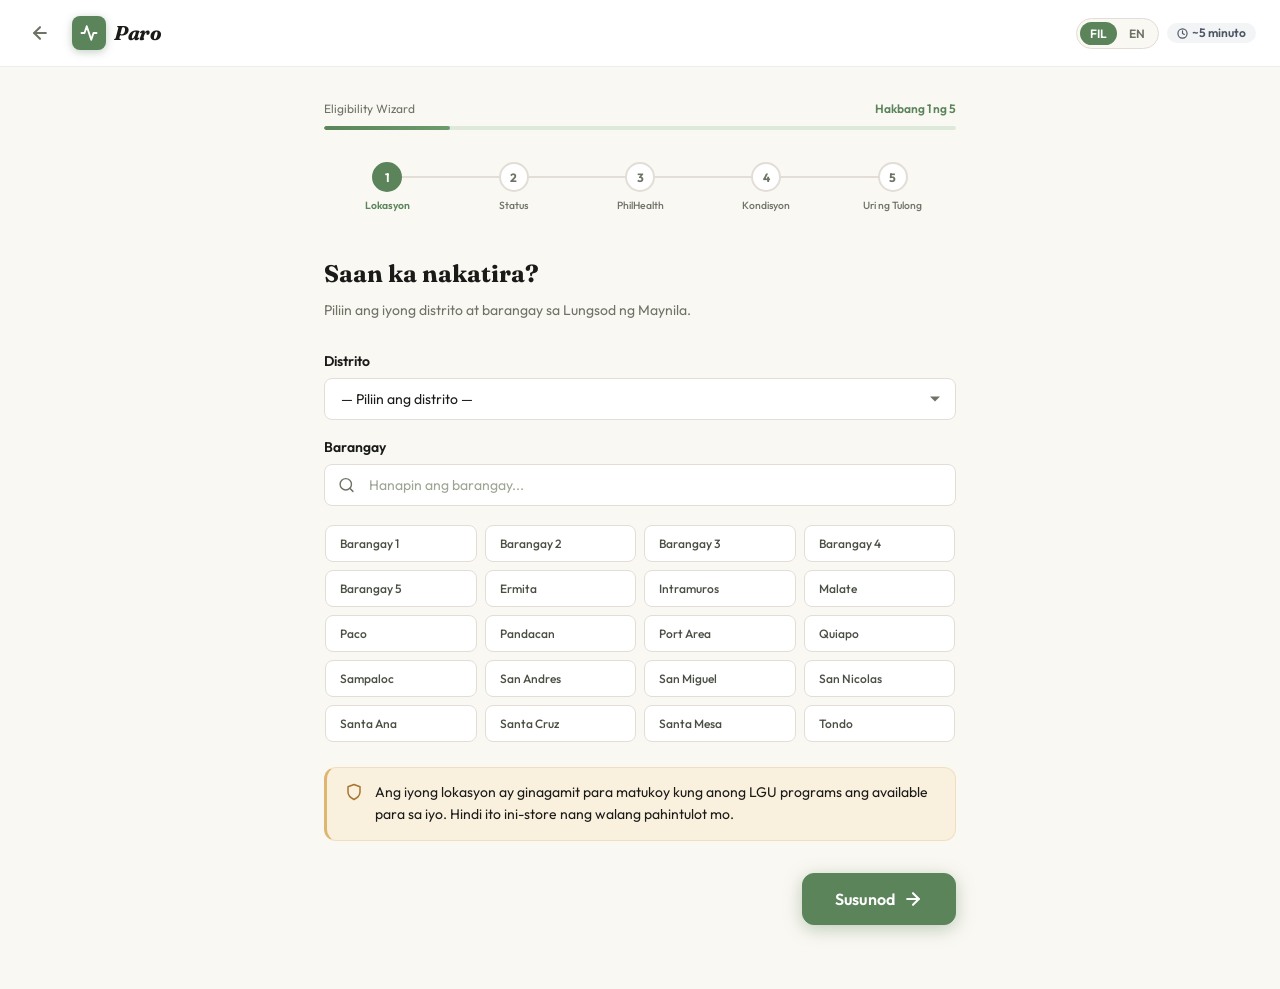
<file: eligibility.html>
<!DOCTYPE html>
<html lang="fil">
<head>
  <meta charset="UTF-8" />
  <meta name="viewport" content="width=device-width, initial-scale=1.0" />
  <title>Paro — Eligibility Wizard</title>
  <link rel="preconnect" href="https://fonts.googleapis.com" />
  <link href="https://fonts.googleapis.com/css2?family=Fraunces:ital,opsz,wght@0,9..144,300;0,9..144,400;0,9..144,600;0,9..144,700;0,9..144,800;0,9..144,900;1,9..144,400;1,9..144,600;1,9..144,700;1,9..144,800&family=Outfit:wght@300;400;500;600;700;800&display=swap" rel="stylesheet" />
  <link rel="stylesheet" href="css/paro.css" />
  <style>
    .wizard-page { max-width: 680px; margin: 0 auto; padding: 2rem 1.5rem 4rem; }
    .wizard-header-bar {
      background: white;
      border-bottom: 1px solid var(--color-border);
      padding: 1rem 1.5rem;
      display: flex; align-items: center; gap: 1rem;
      position: sticky; top: 0; z-index: 40;
    }
    .close-btn { background: none; border: none; color: var(--color-text-muted); cursor: pointer; padding: 0.375rem; border-radius: var(--radius-sm); display:flex;align-items:center; }
    .close-btn:hover { background: var(--color-bg); color: var(--color-text); }
    .wizard-meta { display:flex;align-items:center;gap:0.5rem;margin-left:auto; }
    .tag-grid { display:grid;grid-template-columns:repeat(3,1fr);gap:0.75rem; }
    .tag-option { padding:0.875rem 0.75rem; border:2px solid var(--color-border-solid); border-radius:var(--radius-md); cursor:pointer; text-align:center; transition:all var(--transition-fast); background:white; }
    .tag-option:hover { border-color:var(--color-primary); background:var(--color-primary-50); }
    .tag-option.selected { border-color:var(--color-primary); background:var(--color-primary-50); }
    .tag-option .emoji { font-size:1.75rem; display:block; margin-bottom:0.375rem; }
    .tag-option .label { font-size:var(--text-sm);font-weight:600;display:block; }
    .tag-option .sublabel { font-size:var(--text-xs);color:var(--color-text-muted);display:block;margin-top:0.125rem; }
    .search-input-wrapper { position:relative; }
    .search-input-wrapper svg { position:absolute;left:0.875rem;top:50%;transform:translateY(-50%);width:17px;height:17px;color:var(--color-text-muted);pointer-events:none; }
    .search-input-wrapper .input { padding-left:2.75rem; }
    .barangay-grid { display:grid;grid-template-columns:repeat(auto-fill,minmax(150px,1fr));gap:0.5rem;max-height:300px;overflow-y:auto;padding:1px; }
    .barangay-btn { padding:0.625rem 0.875rem;border:1.5px solid var(--color-border-solid);border-radius:var(--radius-sm);background:white;cursor:pointer;font-size:var(--text-xs);font-weight:500;color:var(--color-text-secondary);transition:all var(--transition-fast);text-align:left; }
    .barangay-btn:hover { border-color:var(--color-primary);color:var(--color-primary);background:var(--color-primary-50); }
    .barangay-btn.selected { border-color:var(--color-primary);color:var(--color-primary);background:var(--color-primary-50);font-weight:700; }
    .philhealth-card { padding:1.25rem;border:2px solid var(--color-border-solid);border-radius:var(--radius-lg);cursor:pointer;transition:all var(--transition-fast);background:white; }
    .philhealth-card:hover { border-color:var(--color-primary);background:var(--color-primary-50); }
    .philhealth-card.selected { border-color:var(--color-primary);background:var(--color-primary-50); }
    .philhealth-card-header { display:flex;align-items:center;gap:0.875rem;margin-bottom:0.5rem; }
    .philhealth-card-icon { width:40px;height:40px;border-radius:var(--radius-sm);display:flex;align-items:center;justify-content:center;flex-shrink:0; }
    .assistance-grid { display:grid;grid-template-columns:repeat(2,1fr);gap:0.75rem; }
    .assistance-card { padding:1.25rem;border:2px solid var(--color-border-solid);border-radius:var(--radius-lg);cursor:pointer;transition:all var(--transition-fast);background:white;display:flex;align-items:center;gap:0.875rem; }
    .assistance-card:hover { border-color:var(--color-primary);background:var(--color-primary-50); }
    .assistance-card.selected { border-color:var(--color-primary);background:var(--color-primary-50); }
    .assistance-card[data-multi].selected { border-color:var(--color-primary); background:var(--color-primary-50); }
    .assistance-icon { width:42px;height:42px;border-radius:var(--radius-md);display:flex;align-items:center;justify-content:center;flex-shrink:0;font-size:1.25rem; }
    @media(max-width:600px){.tag-grid{grid-template-columns:repeat(2,1fr)}.assistance-grid{grid-template-columns:1fr}}
  </style>
</head>
<body style="background:var(--color-bg);">

<!-- ── STICKY WIZARD HEADER ─────────────────── -->
<div class="wizard-header-bar">
  <a href="index.html" class="close-btn" title="Bumalik">
    <svg xmlns="http://www.w3.org/2000/svg" width="20" height="20" viewBox="0 0 24 24" fill="none" stroke="currentColor" stroke-width="2.5" stroke-linecap="round" stroke-linejoin="round"><line x1="19" y1="12" x2="5" y2="12"/><polyline points="12 19 5 12 12 5"/></svg>
  </a>
  <a href="index.html" class="paro-logo">
    <div class="paro-logo-mark">
      <svg xmlns="http://www.w3.org/2000/svg" width="18" height="18" viewBox="0 0 24 24" fill="none" stroke="currentColor" stroke-width="2.5" stroke-linecap="round" stroke-linejoin="round"><path d="M22 12h-4l-3 9L9 3l-3 9H2"/></svg>
    </div>
    <span class="paro-logo-text">Paro</span>
  </a>
  <div class="wizard-meta">
    <div class="lang-toggle">
      <button class="lang-btn active" data-lang="fil">FIL</button>
      <button class="lang-btn" data-lang="en">EN</button>
    </div>
    <div class="badge badge-neutral">
      <svg xmlns="http://www.w3.org/2000/svg" width="11" height="11" viewBox="0 0 24 24" fill="none" stroke="currentColor" stroke-width="2.5" stroke-linecap="round" stroke-linejoin="round"><circle cx="12" cy="12" r="10"/><polyline points="12 6 12 12 16 14"/></svg>
      ~5 minuto
    </div>
  </div>
</div>

<!-- ── MAIN WIZARD ─────────────────────────────── -->
<div class="wizard-page" id="wizard">

  <!-- Progress Bar -->
  <div style="margin-bottom:2rem;">
    <div style="display:flex;justify-content:space-between;margin-bottom:0.5rem;">
      <span style="font-size:var(--text-xs);color:var(--color-text-muted);">Eligibility Wizard</span>
      <span style="font-size:var(--text-xs);color:var(--color-primary);font-weight:600;" id="wizard-step-label">Hakbang 1 ng 5</span>
    </div>
    <div class="progress-bar" style="height:4px;">
      <div class="progress-fill" id="wizard-progress-fill" style="width:20%;"></div>
    </div>
  </div>

  <!-- Step Indicators -->
  <div class="wizard-progress" style="margin-bottom:2.5rem;">
    <div class="wizard-step active">
      <div class="wizard-step-dot">1</div>
      <div class="wizard-step-label">Lokasyon</div>
    </div>
    <div class="wizard-step">
      <div class="wizard-step-dot">2</div>
      <div class="wizard-step-label">Status</div>
    </div>
    <div class="wizard-step">
      <div class="wizard-step-dot">3</div>
      <div class="wizard-step-label">PhilHealth</div>
    </div>
    <div class="wizard-step">
      <div class="wizard-step-dot">4</div>
      <div class="wizard-step-label">Kondisyon</div>
    </div>
    <div class="wizard-step">
      <div class="wizard-step-dot">5</div>
      <div class="wizard-step-label">Uri ng Tulong</div>
    </div>
  </div>

  <!-- ── STEP 1 — LOCATION ── -->
  <div class="wizard-panel active" id="step-1">
    <div class="wizard-title" data-fil="Saan ka nakatira?" data-en="Where do you live?">Saan ka nakatira?</div>
    <div class="wizard-subtitle" data-fil="Piliin ang iyong distrito at barangay sa Lungsod ng Maynila." data-en="Select your district and barangay in the City of Manila.">Piliin ang iyong distrito at barangay sa Lungsod ng Maynila.</div>

    <div class="form-group" style="margin-bottom:1rem;">
      <label class="form-label">Distrito</label>
      <div class="select-wrapper">
        <select class="select" id="district-select">
          <option value="">— Piliin ang distrito —</option>
          <option>1st District</option>
          <option>2nd District</option>
          <option>3rd District</option>
          <option>4th District</option>
          <option>5th District</option>
          <option>6th District</option>
        </select>
      </div>
    </div>

    <div class="form-group" style="margin-bottom:1.5rem;">
      <label class="form-label">Barangay</label>
      <div class="search-input-wrapper" style="margin-bottom:0.75rem;">
        <svg xmlns="http://www.w3.org/2000/svg" viewBox="0 0 24 24" fill="none" stroke="currentColor" stroke-width="2" stroke-linecap="round" stroke-linejoin="round"><circle cx="11" cy="11" r="8"/><path d="m21 21-4.3-4.3"/></svg>
        <input type="text" class="input" placeholder="Hanapin ang barangay..." id="barangay-search" />
      </div>
      <div class="barangay-grid" id="barangay-grid">
        <!-- Populated by JS / static sample -->
        <button class="barangay-btn">Barangay 1</button>
        <button class="barangay-btn">Barangay 2</button>
        <button class="barangay-btn">Barangay 3</button>
        <button class="barangay-btn">Barangay 4</button>
        <button class="barangay-btn">Barangay 5</button>
        <button class="barangay-btn">Ermita</button>
        <button class="barangay-btn">Intramuros</button>
        <button class="barangay-btn">Malate</button>
        <button class="barangay-btn">Paco</button>
        <button class="barangay-btn">Pandacan</button>
        <button class="barangay-btn">Port Area</button>
        <button class="barangay-btn">Quiapo</button>
        <button class="barangay-btn">Sampaloc</button>
        <button class="barangay-btn">San Andres</button>
        <button class="barangay-btn">San Miguel</button>
        <button class="barangay-btn">San Nicolas</button>
        <button class="barangay-btn">Santa Ana</button>
        <button class="barangay-btn">Santa Cruz</button>
        <button class="barangay-btn">Santa Mesa</button>
        <button class="barangay-btn">Tondo</button>
      </div>
    </div>

    <div class="tip-card" style="margin-bottom:1.5rem;">
      <div class="tip-card-icon">
        <svg xmlns="http://www.w3.org/2000/svg" width="18" height="18" viewBox="0 0 24 24" fill="none" stroke="currentColor" stroke-width="2" stroke-linecap="round" stroke-linejoin="round"><path d="M12 22s8-4 8-10V5l-8-3-8 3v7c0 6 8 10 8 10z"/></svg>
      </div>
      <div>
        <div class="tip-card-text">Ang iyong lokasyon ay ginagamit para matukoy kung anong LGU programs ang available para sa iyo. Hindi ito ini-store nang walang pahintulot mo.</div>
      </div>
    </div>

    <div class="wizard-nav">
      <div></div>
      <button class="btn btn-primary btn-lg" data-wizard-next>
        Susunod
        <svg xmlns="http://www.w3.org/2000/svg" width="18" height="18" viewBox="0 0 24 24" fill="none" stroke="currentColor" stroke-width="2.5" stroke-linecap="round" stroke-linejoin="round"><line x1="5" y1="12" x2="19" y2="12"/><polyline points="12 5 19 12 12 19"/></svg>
      </button>
    </div>
  </div>

  <!-- ── STEP 2 — INDIGENCY STATUS ── -->
  <div class="wizard-panel" id="step-2">
    <div class="wizard-title" data-fil="Ano ang iyong economic status?" data-en="What is your economic status?">Ano ang iyong economic status?</div>
    <div class="wizard-subtitle" data-fil="Ginagamit ito para matukoy ang iyong kwalipikasyon sa indigency-based programs." data-en="This determines your eligibility for indigency-based programs.">Ginagamit ito para matukoy ang iyong kwalipikasyon sa indigency-based programs.</div>

    <div class="radio-card-group" style="margin-bottom:1.5rem;">
      <label class="radio-card">
        <input type="radio" name="indigency" class="checkbox-input" value="4ps" />
        <div class="radio-dot"></div>
        <div>
          <div style="font-weight:600;font-size:var(--text-sm)">4Ps Beneficiary / Pantawid Pamilya</div>
          <div style="font-size:var(--text-xs);color:var(--color-text-muted);margin-top:0.25rem;">Kasali sa DSWD Pantawid Pamilyang Pilipino Program</div>
        </div>
        <span class="badge badge-success ml-auto">Pinaka-maraming benepisyo</span>
      </label>
      <label class="radio-card">
        <input type="radio" name="indigency" class="checkbox-input" value="indigent" />
        <div class="radio-dot"></div>
        <div>
          <div style="font-weight:600;font-size:var(--text-sm)">Indigent / Mahirap</div>
          <div style="font-size:var(--text-xs);color:var(--color-text-muted);margin-top:0.25rem;">May Barangay Certificate of Indigency o katulad</div>
        </div>
      </label>
      <label class="radio-card">
        <input type="radio" name="indigency" class="checkbox-input" value="low-income" />
        <div class="radio-dot"></div>
        <div>
          <div style="font-weight:600;font-size:var(--text-sm)">Mababang Kita</div>
          <div style="font-size:var(--text-xs);color:var(--color-text-muted);margin-top:0.25rem;">Pamilyang kumikita ng wala pang ₱15,000/buwan</div>
        </div>
      </label>
      <label class="radio-card">
        <input type="radio" name="indigency" class="checkbox-input" value="middle" />
        <div class="radio-dot"></div>
        <div>
          <div style="font-weight:600;font-size:var(--text-sm)">Katamtamang Kita</div>
          <div style="font-size:var(--text-xs);color:var(--color-text-muted);margin-top:0.25rem;">Kumikita ng ₱15,000–₱40,000/buwan</div>
        </div>
      </label>
    </div>

    <div class="form-group" style="margin-bottom:1.5rem;">
      <label class="form-label">Espesyal na Kategorya (opsyonal)</label>
      <div style="display:flex;flex-wrap:wrap;gap:0.5rem;margin-top:0.5rem;">
        <button class="btn btn-secondary btn-sm btn-pill" onclick="this.classList.toggle('btn-primary');this.classList.toggle('btn-secondary')">👴 Senior Citizen</button>
        <button class="btn btn-secondary btn-sm btn-pill" onclick="this.classList.toggle('btn-primary');this.classList.toggle('btn-secondary')">♿ PWD</button>
        <button class="btn btn-secondary btn-sm btn-pill" onclick="this.classList.toggle('btn-primary');this.classList.toggle('btn-secondary')">🤰 Solo Parent</button>
        <button class="btn btn-secondary btn-sm btn-pill" onclick="this.classList.toggle('btn-primary');this.classList.toggle('btn-secondary')">👶 Buntis</button>
        <button class="btn btn-secondary btn-sm btn-pill" onclick="this.classList.toggle('btn-primary');this.classList.toggle('btn-secondary')">🎓 Estudyante</button>
      </div>
    </div>

    <div class="wizard-nav">
      <button class="btn btn-ghost btn-lg" data-wizard-prev>
        <svg xmlns="http://www.w3.org/2000/svg" width="18" height="18" viewBox="0 0 24 24" fill="none" stroke="currentColor" stroke-width="2.5" stroke-linecap="round" stroke-linejoin="round"><line x1="19" y1="12" x2="5" y2="12"/><polyline points="12 19 5 12 12 5"/></svg>
        Bumalik
      </button>
      <button class="btn btn-primary btn-lg" data-wizard-next>
        Susunod
        <svg xmlns="http://www.w3.org/2000/svg" width="18" height="18" viewBox="0 0 24 24" fill="none" stroke="currentColor" stroke-width="2.5" stroke-linecap="round" stroke-linejoin="round"><line x1="5" y1="12" x2="19" y2="12"/><polyline points="12 5 19 12 12 19"/></svg>
      </button>
    </div>
  </div>

  <!-- ── STEP 3 — PHILHEALTH ── -->
  <div class="wizard-panel" id="step-3">
    <div class="wizard-title" data-fil="Ano ang iyong PhilHealth status?" data-en="What is your PhilHealth status?">Ano ang iyong PhilHealth status?</div>
    <div class="wizard-subtitle" data-fil="Nakakaapekto ito sa mga klase ng benepisyo na maaari mong ma-access." data-en="This affects which types of benefits you can access.">Nakakaapekto ito sa mga klase ng benepisyo na maaari mong ma-access.</div>

    <div style="display:flex;flex-direction:column;gap:0.75rem;margin-bottom:1.5rem;">
      <div class="philhealth-card" onclick="selectPhilhealth(this,'active')">
        <div class="philhealth-card-header">
          <div class="philhealth-card-icon" style="background:#dbeafe;"><span style="font-size:1.25rem;">✅</span></div>
          <div>
            <div style="font-weight:700;font-size:var(--text-sm);">Active Member</div>
            <div style="font-size:var(--text-xs);color:var(--color-text-muted);">Nagbabayad ng contributions o Sponsored / Indigent Member</div>
          </div>
          <span class="badge badge-success ml-auto">Buong benepisyo</span>
        </div>
        <div id="philhealth-id-field" class="hidden" style="margin-top:0.75rem;">
          <label class="form-label">PhilHealth ID / Member Number</label>
          <input type="text" class="input" placeholder="Hal. 01-234567890-0" style="margin-top:0.375rem;" />
        </div>
      </div>

      <div class="philhealth-card" onclick="selectPhilhealth(this,'inactive')">
        <div class="philhealth-card-header">
          <div class="philhealth-card-icon" style="background:#fef3c7;"><span style="font-size:1.25rem;">⚠️</span></div>
          <div>
            <div style="font-weight:700;font-size:var(--text-sm);">Inactive / May Arrears</div>
            <div style="font-size:var(--text-xs);color:var(--color-text-muted);">Dating miyembro ngunit hindi na nagbabayad</div>
          </div>
        </div>
      </div>

      <div class="philhealth-card" onclick="selectPhilhealth(this,'none')">
        <div class="philhealth-card-header">
          <div class="philhealth-card-icon" style="background:#fee2e2;"><span style="font-size:1.25rem;">❌</span></div>
          <div>
            <div style="font-weight:700;font-size:var(--text-sm);">Hindi miyembro</div>
            <div style="font-size:var(--text-xs);color:var(--color-text-muted);">Wala pang PhilHealth. Ipapakita namin kung paano mag-enroll.</div>
          </div>
        </div>
      </div>
    </div>

    <div class="tip-card" style="margin-bottom:1.5rem;">
      <div class="tip-card-icon">
        <svg xmlns="http://www.w3.org/2000/svg" width="18" height="18" viewBox="0 0 24 24" fill="none" stroke="currentColor" stroke-width="2" stroke-linecap="round" stroke-linejoin="round"><path d="M12 22s8-4 8-10V5l-8-3-8 3v7c0 6 8 10 8 10z"/></svg>
      </div>
      <div>
        <div class="tip-card-text">Kahit hindi ka miyembro, may mga DOH at LGU programs na hindi nangangailangan ng PhilHealth. Ipapakita pa rin namin ang lahat ng available options para sa iyo.</div>
      </div>
    </div>

    <div class="wizard-nav">
      <button class="btn btn-ghost btn-lg" data-wizard-prev>
        <svg xmlns="http://www.w3.org/2000/svg" width="18" height="18" viewBox="0 0 24 24" fill="none" stroke="currentColor" stroke-width="2.5" stroke-linecap="round" stroke-linejoin="round"><line x1="19" y1="12" x2="5" y2="12"/><polyline points="12 19 5 12 12 5"/></svg>
        Bumalik
      </button>
      <button class="btn btn-primary btn-lg" data-wizard-next>
        Susunod
        <svg xmlns="http://www.w3.org/2000/svg" width="18" height="18" viewBox="0 0 24 24" fill="none" stroke="currentColor" stroke-width="2.5" stroke-linecap="round" stroke-linejoin="round"><line x1="5" y1="12" x2="19" y2="12"/><polyline points="12 5 19 12 12 19"/></svg>
      </button>
    </div>
  </div>

  <!-- ── STEP 4 — MEDICAL CATEGORY ── -->
  <div class="wizard-panel" id="step-4">
    <div class="wizard-title" data-fil="Anong uri ng medikal na kondisyon?" data-en="What type of medical condition?">Anong uri ng medikal na kondisyon?</div>
    <div class="wizard-subtitle" data-fil="Piliin ang lahat ng naaangkop. Gagamitin ito para matukoy ang mga programa." data-en="Select all that apply. This helps us find specific programs.">Piliin ang lahat ng naaangkop. Maaaring pumili ng marami.</div>

    <div class="tag-grid" style="margin-bottom:1.5rem;">
      <div class="tag-option" data-multi onclick="this.classList.toggle('selected')">
        <span class="emoji">🫀</span>
        <span class="label">Sakit sa Puso</span>
        <span class="sublabel">Cardiovascular</span>
      </div>
      <div class="tag-option" data-multi onclick="this.classList.toggle('selected')">
        <span class="emoji">🧬</span>
        <span class="label">Cancer</span>
        <span class="sublabel">Lahat ng uri</span>
      </div>
      <div class="tag-option" data-multi onclick="this.classList.toggle('selected')">
        <span class="emoji">🩺</span>
        <span class="label">Chronic Illness</span>
        <span class="sublabel">Diabetes, Hypertension</span>
      </div>
      <div class="tag-option" data-multi onclick="this.classList.toggle('selected')">
        <span class="emoji">🧠</span>
        <span class="label">Mental Health</span>
        <span class="sublabel">Depresyon, Anxiety</span>
      </div>
      <div class="tag-option" data-multi onclick="this.classList.toggle('selected')">
        <span class="emoji">🤰</span>
        <span class="label">Maternal</span>
        <span class="sublabel">Panganganak, Prenatal</span>
      </div>
      <div class="tag-option" data-multi onclick="this.classList.toggle('selected')">
        <span class="emoji">👁️</span>
        <span class="label">Mata / Dental</span>
        <span class="sublabel">Ophthalmology, Dental</span>
      </div>
      <div class="tag-option" data-multi onclick="this.classList.toggle('selected')">
        <span class="emoji">🦴</span>
        <span class="label">Ortho / Surgery</span>
        <span class="sublabel">Operasyon</span>
      </div>
      <div class="tag-option" data-multi onclick="this.classList.toggle('selected')">
        <span class="emoji">💊</span>
        <span class="label">Gamot / Maintenance</span>
        <span class="sublabel">Maintenance drugs</span>
      </div>
      <div class="tag-option" data-multi onclick="this.classList.toggle('selected')">
        <span class="emoji">🏥</span>
        <span class="label">Ospitalasyon</span>
        <span class="sublabel">Inpatient care</span>
      </div>
    </div>

    <div class="form-group" style="margin-bottom:1.5rem;">
      <label class="form-label">Iba pa (opsyonal)</label>
      <input type="text" class="input" placeholder="Hal. Renal failure, TB, Stroke..." />
    </div>

    <div class="wizard-nav">
      <button class="btn btn-ghost btn-lg" data-wizard-prev>
        <svg xmlns="http://www.w3.org/2000/svg" width="18" height="18" viewBox="0 0 24 24" fill="none" stroke="currentColor" stroke-width="2.5" stroke-linecap="round" stroke-linejoin="round"><line x1="19" y1="12" x2="5" y2="12"/><polyline points="12 19 5 12 12 5"/></svg>
        Bumalik
      </button>
      <button class="btn btn-primary btn-lg" data-wizard-next>
        Susunod
        <svg xmlns="http://www.w3.org/2000/svg" width="18" height="18" viewBox="0 0 24 24" fill="none" stroke="currentColor" stroke-width="2.5" stroke-linecap="round" stroke-linejoin="round"><line x1="5" y1="12" x2="19" y2="12"/><polyline points="12 5 19 12 12 19"/></svg>
      </button>
    </div>
  </div>

  <!-- ── STEP 5 — ASSISTANCE TYPE ── -->
  <div class="wizard-panel" id="step-5">
    <div class="wizard-title" data-fil="Anong uri ng tulong ang kailangan mo?" data-en="What type of assistance do you need?">Anong uri ng tulong ang kailangan mo?</div>
    <div class="wizard-subtitle" data-fil="Maaaring pumili ng marami. Hahanap kami ng pinaka-angkop na programa." data-en="Select all that apply. We'll find the most relevant programs.">Maaaring pumili ng marami.</div>

    <div class="assistance-grid" style="margin-bottom:1.5rem;">
      <div class="assistance-card" data-multi onclick="this.classList.toggle('selected')">
        <div class="assistance-icon" style="background:var(--color-accent-light);">💰</div>
        <div>
          <div style="font-weight:700;font-size:var(--text-sm);">Tulong Pinansyal</div>
          <div style="font-size:var(--text-xs);color:var(--color-text-muted);margin-top:0.125rem;">Cash assistance para sa medikal na gastusin</div>
        </div>
      </div>
      <div class="assistance-card" data-multi onclick="this.classList.toggle('selected')">
        <div class="assistance-icon" style="background:#dbeafe;">💊</div>
        <div>
          <div style="font-weight:700;font-size:var(--text-sm);">Libreng Gamot</div>
          <div style="font-size:var(--text-xs);color:var(--color-text-muted);margin-top:0.125rem;">Besosyal, maintenance medications</div>
        </div>
      </div>
      <div class="assistance-card" data-multi onclick="this.classList.toggle('selected')">
        <div class="assistance-icon" style="background:#f0fdf4;">🏥</div>
        <div>
          <div style="font-weight:700;font-size:var(--text-sm);">Ospitalasyon</div>
          <div style="font-size:var(--text-xs);color:var(--color-text-muted);margin-top:0.125rem;">Inpatient care at hospital bills</div>
        </div>
      </div>
      <div class="assistance-card" data-multi onclick="this.classList.toggle('selected')">
        <div class="assistance-icon" style="background:#ede9fe;">🩺</div>
        <div>
          <div style="font-weight:700;font-size:var(--text-sm);">Outpatient / Konsultasyon</div>
          <div style="font-size:var(--text-xs);color:var(--color-text-muted);margin-top:0.125rem;">Doktor, check-ups, follow-ups</div>
        </div>
      </div>
      <div class="assistance-card" data-multi onclick="this.classList.toggle('selected')">
        <div class="assistance-icon" style="background:#fef3c7;">🔬</div>
        <div>
          <div style="font-weight:700;font-size:var(--text-sm);">Laboratoryo / Diagnostics</div>
          <div style="font-size:var(--text-xs);color:var(--color-text-muted);margin-top:0.125rem;">Lab tests, x-ray, ultrasound</div>
        </div>
      </div>
      <div class="assistance-card" data-multi onclick="this.classList.toggle('selected')">
        <div class="assistance-icon" style="background:#fee2e2;">🚑</div>
        <div>
          <div style="font-weight:700;font-size:var(--text-sm);">Emergency Assistance</div>
          <div style="font-size:var(--text-xs);color:var(--color-text-muted);margin-top:0.125rem;">Emergency at surgery</div>
        </div>
      </div>
    </div>

    <!-- Summary / Review -->
    <div class="card card-primary" style="margin-bottom:1.5rem;">
      <div class="card-body" style="padding:1.25rem;">
        <div style="font-weight:700;font-size:var(--text-sm);color:var(--color-primary);margin-bottom:0.875rem;">📋 Summary ng Iyong Profile</div>
        <div style="display:flex;flex-direction:column;gap:0.5rem;">
          <div style="display:flex;gap:0.75rem;font-size:var(--text-sm);">
            <span style="color:var(--color-text-muted);min-width:80px;">Lokasyon</span>
            <span style="font-weight:600;">Sampaloc, 4th District</span>
          </div>
          <div style="display:flex;gap:0.75rem;font-size:var(--text-sm);">
            <span style="color:var(--color-text-muted);min-width:80px;">Status</span>
            <span style="font-weight:600;">Indigent / May Certificate</span>
          </div>
          <div style="display:flex;gap:0.75rem;font-size:var(--text-sm);">
            <span style="color:var(--color-text-muted);min-width:80px;">PhilHealth</span>
            <span style="font-weight:600;">Active Member</span>
          </div>
          <div style="display:flex;gap:0.75rem;font-size:var(--text-sm);">
            <span style="color:var(--color-text-muted);min-width:80px;">Kondisyon</span>
            <span style="font-weight:600;">Chronic Illness, Gamot</span>
          </div>
        </div>
      </div>
    </div>

    <div class="wizard-nav">
      <button class="btn btn-ghost btn-lg" data-wizard-prev>
        <svg xmlns="http://www.w3.org/2000/svg" width="18" height="18" viewBox="0 0 24 24" fill="none" stroke="currentColor" stroke-width="2.5" stroke-linecap="round" stroke-linejoin="round"><line x1="19" y1="12" x2="5" y2="12"/><polyline points="12 19 5 12 12 5"/></svg>
        Bumalik
      </button>
      <button class="btn btn-primary btn-xl" data-wizard-submit>
        <svg xmlns="http://www.w3.org/2000/svg" width="20" height="20" viewBox="0 0 24 24" fill="none" stroke="currentColor" stroke-width="2.5" stroke-linecap="round" stroke-linejoin="round"><circle cx="11" cy="11" r="8"/><path d="m21 21-4.3-4.3"/></svg>
        Hanapin ang Mga Programa Ko
      </button>
    </div>
  </div>

</div><!-- end #wizard -->

<script src="js/paro.js"></script>
<script>
// Barangay search filter
document.getElementById('barangay-search')?.addEventListener('input', function() {
  const query = this.value.toLowerCase();
  document.querySelectorAll('.barangay-btn').forEach(btn => {
    btn.style.display = btn.textContent.toLowerCase().includes(query) ? '' : 'none';
  });
});
// Barangay select
document.querySelectorAll('.barangay-btn').forEach(btn => {
  btn.addEventListener('click', () => {
    document.querySelectorAll('.barangay-btn').forEach(b => b.classList.remove('selected'));
    btn.classList.add('selected');
  });
});
// PhilHealth card selection
function selectPhilhealth(card, value) {
  document.querySelectorAll('.philhealth-card').forEach(c => c.classList.remove('selected'));
  card.classList.add('selected');
  const idField = document.getElementById('philhealth-id-field');
  if (idField) idField.classList.toggle('hidden', value !== 'active');
}
// Update step label in progress
const wizard = document.getElementById('wizard');
if (wizard) {
  const panels = wizard.querySelectorAll('.wizard-panel');
  const label = document.getElementById('wizard-step-label');
  const origFn = window.goTo;
  // Observe class changes
  const obs = new MutationObserver(() => {
    const active = wizard.querySelector('.wizard-panel.active');
    if (active && label) {
      const idx = Array.from(panels).indexOf(active);
      label.textContent = `Hakbang ${idx+1} ng ${panels.length}`;
    }
  });
  panels.forEach(p => obs.observe(p, {attributes:true, attributeFilter:['class']}));
}
</script>
</body>
</html>
</file>
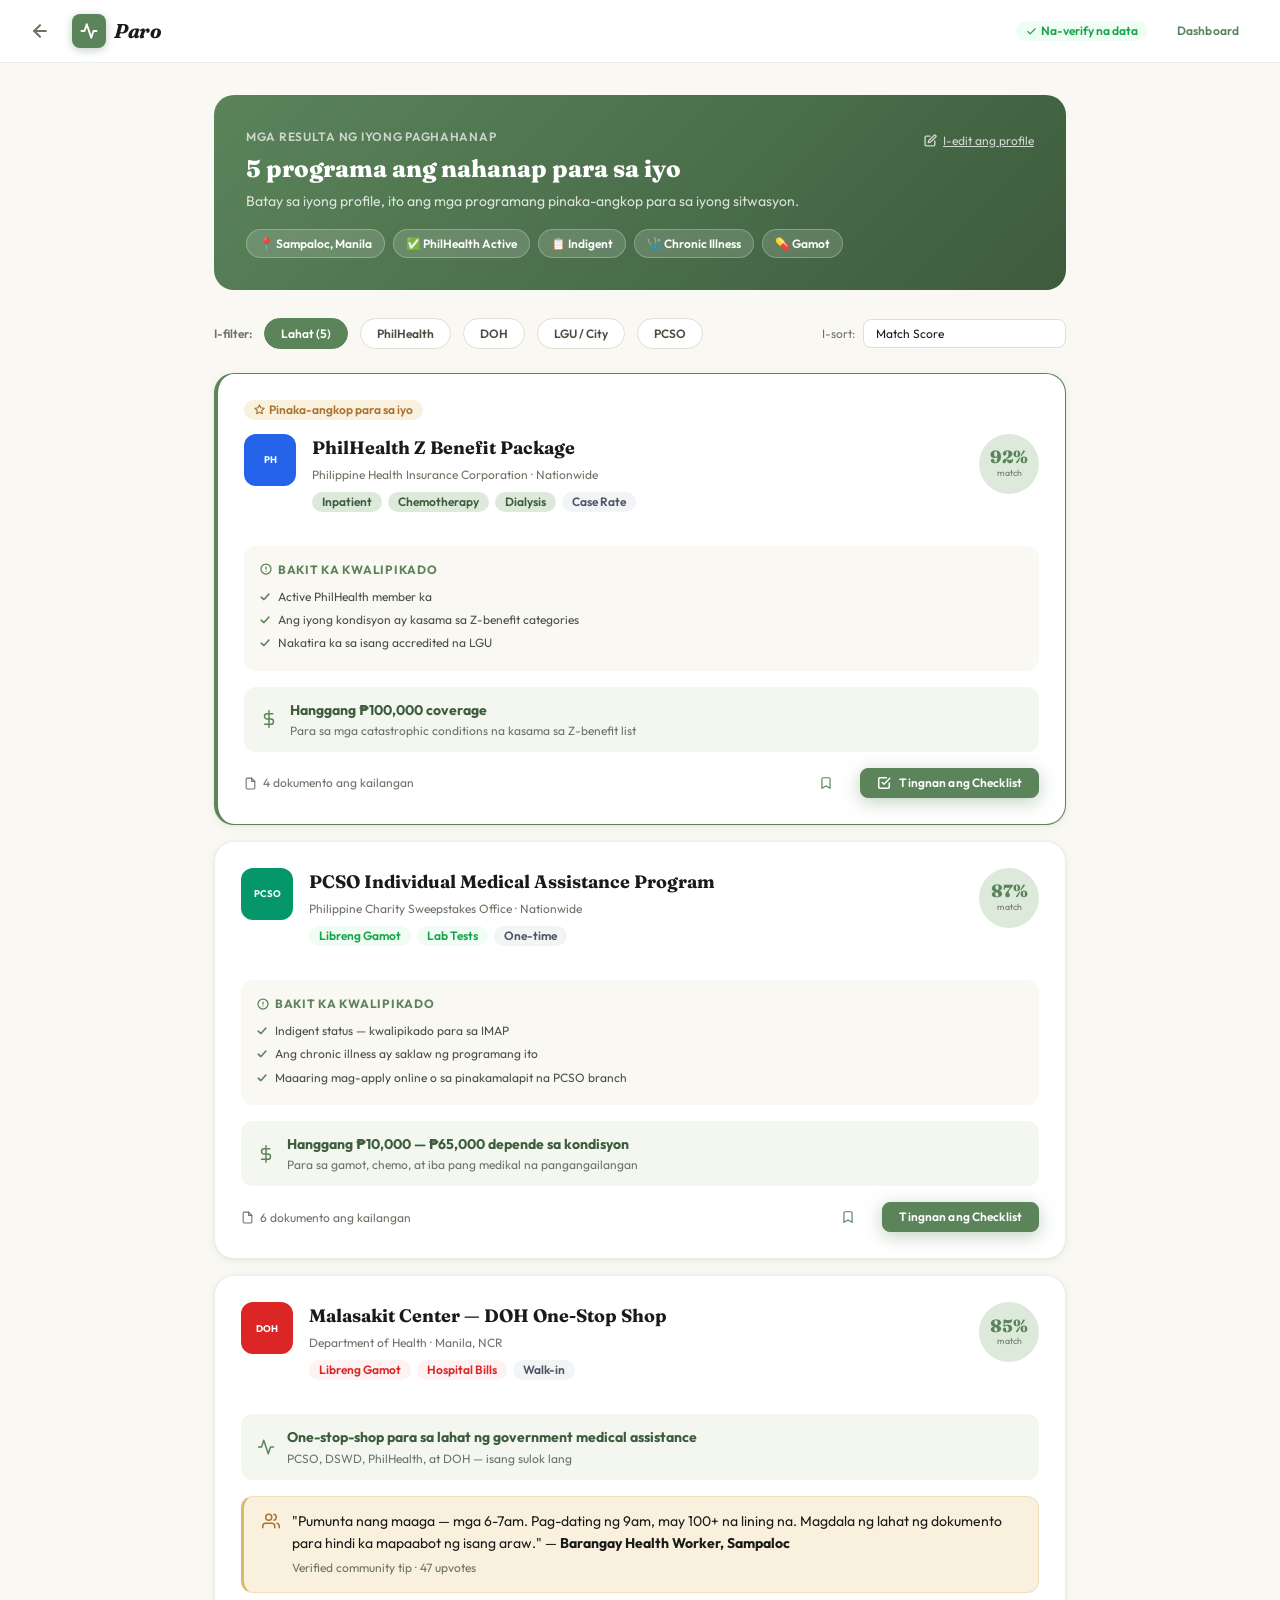
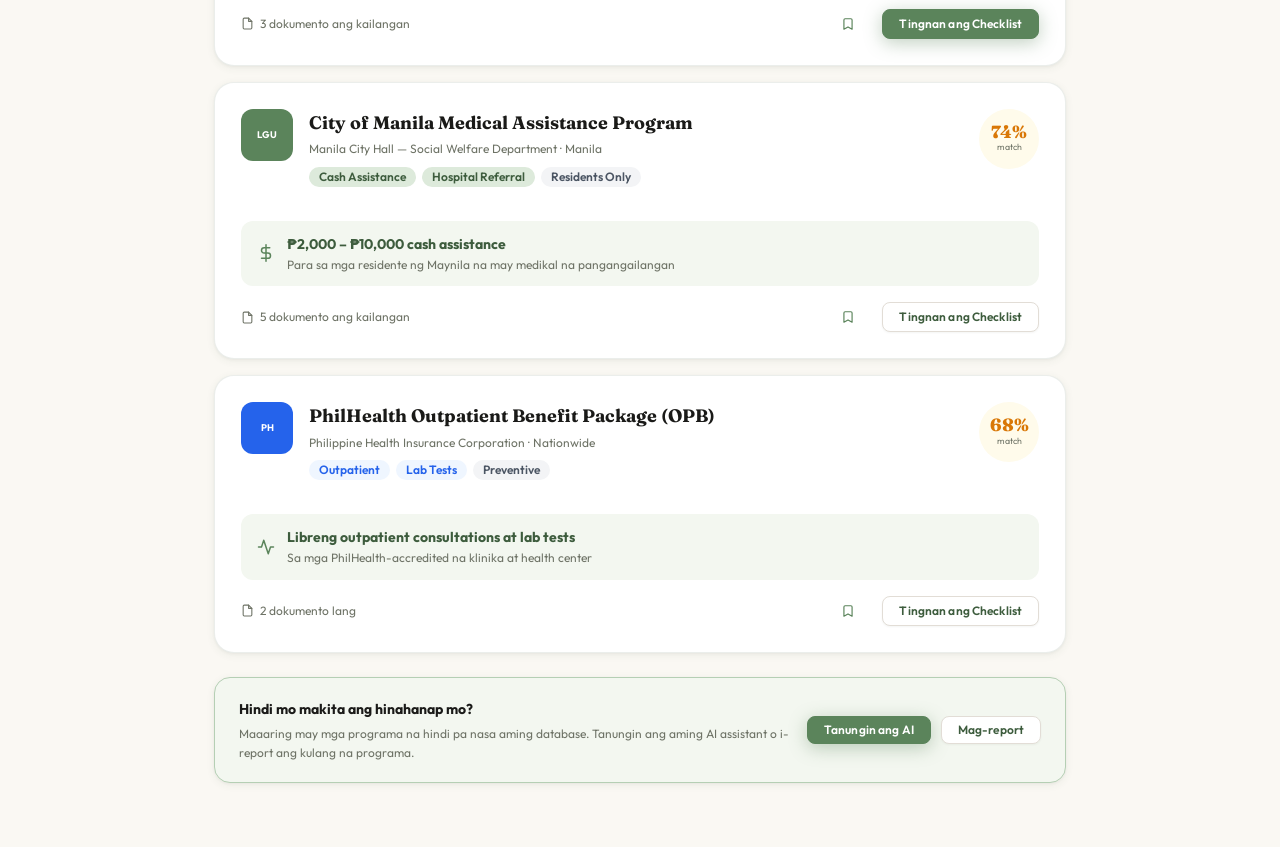
<file: programs.html>
<!DOCTYPE html>
<html lang="fil">
<head>
  <meta charset="UTF-8" />
  <meta name="viewport" content="width=device-width, initial-scale=1.0" />
  <title>Paro — Mga Programa para sa Iyo</title>
  <link rel="preconnect" href="https://fonts.googleapis.com" />
  <link href="https://fonts.googleapis.com/css2?family=Fraunces:ital,opsz,wght@0,9..144,300;0,9..144,400;0,9..144,600;0,9..144,700;0,9..144,800;0,9..144,900;1,9..144,400;1,9..144,600;1,9..144,700;1,9..144,800&family=Outfit:wght@300;400;500;600;700;800&display=swap" rel="stylesheet" />
  <link rel="stylesheet" href="css/paro.css" />
  <style>
    .programs-layout { max-width: 900px; margin: 0 auto; padding: 2rem 1.5rem 4rem; }
    .result-header { background: linear-gradient(135deg, var(--color-primary) 0%, var(--color-primary-dark) 100%); border-radius: var(--radius-xl); padding: 2rem; color: white; margin-bottom: 1.75rem; }
    .result-header h1 { font-size: var(--text-2xl); font-weight: 800; color: white; margin-bottom: 0.375rem; }
    .result-header p { font-size: var(--text-sm); color: rgba(255,255,255,0.8); }
    .profile-pills { display: flex; flex-wrap: wrap; gap: 0.5rem; margin-top: 1rem; }
    .profile-pill { background: rgba(255,255,255,0.15); color: white; border: 1px solid rgba(255,255,255,0.25); border-radius: var(--radius-full); padding: 0.25rem 0.75rem; font-size: var(--text-xs); font-weight: 600; backdrop-filter: blur(4px); }
    .filter-bar { display: flex; align-items: center; gap: 0.75rem; flex-wrap: wrap; margin-bottom: 1.5rem; }
    .filter-btn { padding: 0.438rem 1rem; border: 1.5px solid var(--color-border-solid); border-radius: var(--radius-full); font-size: var(--text-xs); font-weight: 600; cursor: pointer; background: white; color: var(--color-text-secondary); transition: all var(--transition-fast); }
    .filter-btn:hover { border-color: var(--color-primary); color: var(--color-primary); }
    .filter-btn.active { background: var(--color-primary); border-color: var(--color-primary); color: white; }
    .program-card-full { background: white; border: 1.5px solid var(--color-border); border-radius: var(--radius-xl); padding: 1.625rem; box-shadow: var(--shadow-card); transition: all var(--transition-base); margin-bottom: 1rem; }
    .program-card-full:hover { box-shadow: var(--shadow-lg); border-color: var(--color-primary-200); transform: translateY(-1px); }
    .program-card-full.top-match { border-color: var(--color-primary); border-left-width: 4px; }
    .pc-header { display: flex; align-items: flex-start; gap: 1rem; margin-bottom: 1.125rem; }
    .pc-logo { width: 52px; height: 52px; border-radius: var(--radius-md); flex-shrink: 0; display: flex; align-items: center; justify-content: center; font-size: 0.6rem; font-weight: 700; color: white; }
    .pc-info { flex: 1; }
    .pc-name { font-family: var(--font-heading); font-size: var(--text-lg); font-weight: 700; margin-bottom: 0.125rem; }
    .pc-provider { font-size: var(--text-xs); color: var(--color-text-muted); }
    .pc-score-ring { flex-shrink: 0; text-align: center; }
    .score-circle { width: 60px; height: 60px; border-radius: 50%; display: flex; flex-direction: column; align-items: center; justify-content: center; }
    .score-num { font-family: var(--font-heading); font-size: 1.1rem; font-weight: 800; line-height: 1; }
    .score-pct { font-size: 0.55rem; color: var(--color-text-muted); }
    .pc-benefit-row { display: flex; align-items: center; gap: 0.75rem; background: var(--color-primary-50); border-radius: var(--radius-md); padding: 0.75rem 1rem; margin-bottom: 1rem; }
    .pc-benefit-row svg { color: var(--color-primary); flex-shrink: 0; }
    .pc-benefit-text { font-weight: 700; font-size: var(--text-sm); color: var(--color-primary-dark); }
    .pc-tags { display: flex; flex-wrap: wrap; gap: 0.375rem; margin-bottom: 1rem; }
    .pc-footer { display: flex; align-items: center; justify-content: space-between; gap: 0.75rem; flex-wrap: wrap; }
    .pc-docs { font-size: var(--text-xs); color: var(--color-text-muted); display: flex; align-items: center; gap: 0.375rem; }
    .pc-docs svg { width: 13px; height: 13px; }
    .why-section { background: var(--color-bg); border-radius: var(--radius-md); padding: 0.875rem 1rem; margin-bottom: 1rem; }
    .why-title { font-size: var(--text-xs); font-weight: 700; color: var(--color-primary); text-transform: uppercase; letter-spacing: 0.06em; margin-bottom: 0.5rem; display: flex; align-items: center; gap: 0.375rem; }
    .why-item { display: flex; align-items: center; gap: 0.5rem; font-size: var(--text-xs); color: var(--color-text-secondary); margin-bottom: 0.25rem; }
    .why-item::before { content: '✓'; color: var(--color-primary); font-weight: 700; flex-shrink: 0; }
    .score-high { background: var(--color-primary-100); color: var(--color-primary-dark); }
    .score-mid { background: var(--color-warning-bg); color: var(--color-warning); }
    @media(max-width:600px){ .pc-header{flex-wrap:wrap} .pc-score-ring{order:-1;margin-left:auto} }
  </style>
</head>
<body style="background:var(--color-bg);">

<!-- ── TOP NAV ───────────────────────────────── -->
<div style="background:white;border-bottom:1px solid var(--color-border);padding:0.875rem 1.5rem;display:flex;align-items:center;gap:1rem;position:sticky;top:0;z-index:40;">
  <a href="eligibility.html" style="color:var(--color-text-muted);display:flex;align-items:center;border:none;background:none;cursor:pointer;padding:0.375rem;border-radius:var(--radius-sm);" title="I-edit ang profile">
    <svg xmlns="http://www.w3.org/2000/svg" width="20" height="20" viewBox="0 0 24 24" fill="none" stroke="currentColor" stroke-width="2.5" stroke-linecap="round" stroke-linejoin="round"><line x1="19" y1="12" x2="5" y2="12"/><polyline points="12 19 5 12 12 5"/></svg>
  </a>
  <a href="index.html" class="paro-logo">
    <div class="paro-logo-mark"><svg xmlns="http://www.w3.org/2000/svg" width="18" height="18" viewBox="0 0 24 24" fill="none" stroke="currentColor" stroke-width="2.5" stroke-linecap="round" stroke-linejoin="round"><path d="M22 12h-4l-3 9L9 3l-3 9H2"/></svg></div>
    <span class="paro-logo-text">Paro</span>
  </a>
  <div style="margin-left:auto;display:flex;gap:0.75rem;align-items:center;">
    <span class="badge badge-success">
      <svg xmlns="http://www.w3.org/2000/svg" width="11" height="11" viewBox="0 0 24 24" fill="none" stroke="currentColor" stroke-width="2.5" stroke-linecap="round" stroke-linejoin="round"><polyline points="20 6 9 17 4 12"/></svg>
      Na-verify na data
    </span>
    <a href="dashboard.html" class="btn btn-ghost btn-sm">Dashboard</a>
  </div>
</div>

<div class="programs-layout">

  <!-- ── RESULT HEADER ── -->
  <div class="result-header">
    <div style="display:flex;align-items:flex-start;gap:1rem;flex-wrap:wrap;">
      <div style="flex:1;">
        <div style="font-size:var(--text-xs);color:rgba(255,255,255,0.7);font-weight:600;text-transform:uppercase;letter-spacing:0.06em;margin-bottom:0.5rem;">Mga Resulta ng Iyong Paghahanap</div>
        <h1>5 programa ang nahanap para sa iyo</h1>
        <p>Batay sa iyong profile, ito ang mga programang pinaka-angkop para sa iyong sitwasyon.</p>
        <div class="profile-pills">
          <span class="profile-pill">📍 Sampaloc, Manila</span>
          <span class="profile-pill">✅ PhilHealth Active</span>
          <span class="profile-pill">📋 Indigent</span>
          <span class="profile-pill">🩺 Chronic Illness</span>
          <span class="profile-pill">💊 Gamot</span>
        </div>
      </div>
      <a href="eligibility.html" style="color:rgba(255,255,255,0.75);font-size:var(--text-xs);display:flex;align-items:center;gap:0.375rem;text-decoration:underline;white-space:nowrap;padding-top:0.25rem;">
        <svg xmlns="http://www.w3.org/2000/svg" width="13" height="13" viewBox="0 0 24 24" fill="none" stroke="currentColor" stroke-width="2.5" stroke-linecap="round" stroke-linejoin="round"><path d="M11 4H4a2 2 0 0 0-2 2v14a2 2 0 0 0 2 2h14a2 2 0 0 0 2-2v-7"/><path d="M18.5 2.5a2.121 2.121 0 0 1 3 3L12 15l-4 1 1-4 9.5-9.5z"/></svg>
        I-edit ang profile
      </a>
    </div>
  </div>

  <!-- ── FILTER BAR ── -->
  <div class="filter-bar">
    <span style="font-size:var(--text-xs);color:var(--color-text-muted);font-weight:600;">I-filter:</span>
    <button class="filter-btn active" onclick="filterPrograms(this,'all')">Lahat (5)</button>
    <button class="filter-btn" onclick="filterPrograms(this,'philhealth')">PhilHealth</button>
    <button class="filter-btn" onclick="filterPrograms(this,'doh')">DOH</button>
    <button class="filter-btn" onclick="filterPrograms(this,'lgu')">LGU / City</button>
    <button class="filter-btn" onclick="filterPrograms(this,'pcso')">PCSO</button>
    <div style="margin-left:auto;display:flex;align-items:center;gap:0.5rem;">
      <span style="font-size:var(--text-xs);color:var(--color-text-muted);">I-sort:</span>
      <select class="select" style="padding:0.375rem 2rem 0.375rem 0.75rem;font-size:var(--text-xs);width:auto;">
        <option>Match Score</option>
        <option>Pinaka-mataas na benepisyo</option>
        <option>Pinaka-kaunting dokumento</option>
      </select>
    </div>
  </div>

  <!-- ── PROGRAM CARDS ── -->

  <!-- Card 1 — Top match -->
  <div class="program-card-full top-match" data-provider="philhealth">
    <div style="display:flex;align-items:center;gap:0.5rem;margin-bottom:0.875rem;">
      <span class="badge badge-accent">
        <svg xmlns="http://www.w3.org/2000/svg" width="11" height="11" viewBox="0 0 24 24" fill="none" stroke="currentColor" stroke-width="2.5" stroke-linecap="round" stroke-linejoin="round"><polygon points="12 2 15.09 8.26 22 9.27 17 14.14 18.18 21.02 12 17.77 5.82 21.02 7 14.14 2 9.27 8.91 8.26 12 2"/></svg>
        Pinaka-angkop para sa iyo
      </span>
    </div>
    <div class="pc-header">
      <div class="pc-logo" style="background:#2563eb;">PH</div>
      <div class="pc-info">
        <div class="pc-name">PhilHealth Z Benefit Package</div>
        <div class="pc-provider">Philippine Health Insurance Corporation · Nationwide</div>
        <div class="pc-tags" style="margin-top:0.5rem;">
          <span class="badge badge-primary">Inpatient</span>
          <span class="badge badge-primary">Chemotherapy</span>
          <span class="badge badge-primary">Dialysis</span>
          <span class="badge badge-neutral">Case Rate</span>
        </div>
      </div>
      <div class="pc-score-ring">
        <div class="score-circle score-high">
          <div class="score-num" style="color:var(--color-primary);">92%</div>
          <div class="score-pct">match</div>
        </div>
      </div>
    </div>
    <div class="why-section">
      <div class="why-title">
        <svg xmlns="http://www.w3.org/2000/svg" width="12" height="12" viewBox="0 0 24 24" fill="none" stroke="currentColor" stroke-width="2.5" stroke-linecap="round" stroke-linejoin="round"><circle cx="12" cy="12" r="10"/><line x1="12" y1="8" x2="12" y2="12"/><line x1="12" y1="16" x2="12.01" y2="16"/></svg>
        Bakit ka kwalipikado
      </div>
      <div class="why-item">Active PhilHealth member ka</div>
      <div class="why-item">Ang iyong kondisyon ay kasama sa Z-benefit categories</div>
      <div class="why-item">Nakatira ka sa isang accredited na LGU</div>
    </div>
    <div class="pc-benefit-row">
      <svg xmlns="http://www.w3.org/2000/svg" width="18" height="18" viewBox="0 0 24 24" fill="none" stroke="currentColor" stroke-width="2" stroke-linecap="round" stroke-linejoin="round"><line x1="12" y1="1" x2="12" y2="23"/><path d="M17 5H9.5a3.5 3.5 0 0 0 0 7h5a3.5 3.5 0 0 1 0 7H6"/></svg>
      <div>
        <div class="pc-benefit-text">Hanggang ₱100,000 coverage</div>
        <div style="font-size:var(--text-xs);color:var(--color-text-muted);">Para sa mga catastrophic conditions na kasama sa Z-benefit list</div>
      </div>
    </div>
    <div class="pc-footer">
      <div class="pc-docs">
        <svg xmlns="http://www.w3.org/2000/svg" viewBox="0 0 24 24" fill="none" stroke="currentColor" stroke-width="2" stroke-linecap="round" stroke-linejoin="round"><path d="M14 2H6a2 2 0 0 0-2 2v16a2 2 0 0 0 2 2h12a2 2 0 0 0 2-2V8z"/><polyline points="14 2 14 8 20 8"/></svg>
        4 dokumento ang kailangan
      </div>
      <div style="display:flex;gap:0.625rem;flex-wrap:wrap;">
        <button class="btn btn-ghost btn-sm" data-bookmark title="I-save">
          <svg xmlns="http://www.w3.org/2000/svg" width="15" height="15" viewBox="0 0 24 24" fill="none" stroke="currentColor" stroke-width="2" stroke-linecap="round" stroke-linejoin="round"><path d="m19 21-7-4-7 4V5a2 2 0 0 1 2-2h10a2 2 0 0 1 2 2v16z"/></svg>
        </button>
        <a href="checklist.html" class="btn btn-primary btn-sm">
          <svg xmlns="http://www.w3.org/2000/svg" width="14" height="14" viewBox="0 0 24 24" fill="none" stroke="currentColor" stroke-width="2.5" stroke-linecap="round" stroke-linejoin="round"><path d="M9 11l3 3L22 4"/><path d="M21 12v7a2 2 0 0 1-2 2H5a2 2 0 0 1-2-2V5a2 2 0 0 1 2-2h11"/></svg>
          Tingnan ang Checklist
        </a>
      </div>
    </div>
  </div>

  <!-- Card 2 -->
  <div class="program-card-full" data-provider="pcso">
    <div class="pc-header">
      <div class="pc-logo" style="background:#059669;">PCSO</div>
      <div class="pc-info">
        <div class="pc-name">PCSO Individual Medical Assistance Program</div>
        <div class="pc-provider">Philippine Charity Sweepstakes Office · Nationwide</div>
        <div class="pc-tags" style="margin-top:0.5rem;">
          <span class="badge badge-success">Libreng Gamot</span>
          <span class="badge badge-success">Lab Tests</span>
          <span class="badge badge-neutral">One-time</span>
        </div>
      </div>
      <div class="pc-score-ring">
        <div class="score-circle score-high">
          <div class="score-num" style="color:var(--color-primary);">87%</div>
          <div class="score-pct">match</div>
        </div>
      </div>
    </div>
    <div class="why-section">
      <div class="why-title"><svg xmlns="http://www.w3.org/2000/svg" width="12" height="12" viewBox="0 0 24 24" fill="none" stroke="currentColor" stroke-width="2.5" stroke-linecap="round" stroke-linejoin="round"><circle cx="12" cy="12" r="10"/><line x1="12" y1="8" x2="12" y2="12"/><line x1="12" y1="16" x2="12.01" y2="16"/></svg>Bakit ka kwalipikado</div>
      <div class="why-item">Indigent status — kwalipikado para sa IMAP</div>
      <div class="why-item">Ang chronic illness ay saklaw ng programang ito</div>
      <div class="why-item">Maaaring mag-apply online o sa pinakamalapit na PCSO branch</div>
    </div>
    <div class="pc-benefit-row">
      <svg xmlns="http://www.w3.org/2000/svg" width="18" height="18" viewBox="0 0 24 24" fill="none" stroke="currentColor" stroke-width="2" stroke-linecap="round" stroke-linejoin="round"><line x1="12" y1="1" x2="12" y2="23"/><path d="M17 5H9.5a3.5 3.5 0 0 0 0 7h5a3.5 3.5 0 0 1 0 7H6"/></svg>
      <div>
        <div class="pc-benefit-text">Hanggang ₱10,000 — ₱65,000 depende sa kondisyon</div>
        <div style="font-size:var(--text-xs);color:var(--color-text-muted);">Para sa gamot, chemo, at iba pang medikal na pangangailangan</div>
      </div>
    </div>
    <div class="pc-footer">
      <div class="pc-docs"><svg xmlns="http://www.w3.org/2000/svg" width="13" height="13" viewBox="0 0 24 24" fill="none" stroke="currentColor" stroke-width="2" stroke-linecap="round" stroke-linejoin="round"><path d="M14 2H6a2 2 0 0 0-2 2v16a2 2 0 0 0 2 2h12a2 2 0 0 0 2-2V8z"/><polyline points="14 2 14 8 20 8"/></svg>6 dokumento ang kailangan</div>
      <div style="display:flex;gap:0.625rem;">
        <button class="btn btn-ghost btn-sm" data-bookmark><svg xmlns="http://www.w3.org/2000/svg" width="15" height="15" viewBox="0 0 24 24" fill="none" stroke="currentColor" stroke-width="2" stroke-linecap="round" stroke-linejoin="round"><path d="m19 21-7-4-7 4V5a2 2 0 0 1 2-2h10a2 2 0 0 1 2 2v16z"/></svg></button>
        <a href="checklist.html" class="btn btn-primary btn-sm">Tingnan ang Checklist</a>
      </div>
    </div>
  </div>

  <!-- Card 3 -->
  <div class="program-card-full" data-provider="doh">
    <div class="pc-header">
      <div class="pc-logo" style="background:#dc2626;">DOH</div>
      <div class="pc-info">
        <div class="pc-name">Malasakit Center — DOH One-Stop Shop</div>
        <div class="pc-provider">Department of Health · Manila, NCR</div>
        <div class="pc-tags" style="margin-top:0.5rem;">
          <span class="badge badge-error">Libreng Gamot</span>
          <span class="badge badge-error">Hospital Bills</span>
          <span class="badge badge-neutral">Walk-in</span>
        </div>
      </div>
      <div class="pc-score-ring">
        <div class="score-circle score-high">
          <div class="score-num" style="color:var(--color-primary);">85%</div>
          <div class="score-pct">match</div>
        </div>
      </div>
    </div>
    <div class="pc-benefit-row">
      <svg xmlns="http://www.w3.org/2000/svg" width="18" height="18" viewBox="0 0 24 24" fill="none" stroke="currentColor" stroke-width="2" stroke-linecap="round" stroke-linejoin="round"><path d="M22 12h-4l-3 9L9 3l-3 9H2"/></svg>
      <div>
        <div class="pc-benefit-text">One-stop-shop para sa lahat ng government medical assistance</div>
        <div style="font-size:var(--text-xs);color:var(--color-text-muted);">PCSO, DSWD, PhilHealth, at DOH — isang sulok lang</div>
      </div>
    </div>
    <div class="tip-card" style="margin-bottom:1rem;">
      <div class="tip-card-icon"><svg xmlns="http://www.w3.org/2000/svg" width="18" height="18" viewBox="0 0 24 24" fill="none" stroke="currentColor" stroke-width="2" stroke-linecap="round" stroke-linejoin="round"><path d="M17 21v-2a4 4 0 0 0-4-4H5a4 4 0 0 0-4 4v2"/><circle cx="9" cy="7" r="4"/><path d="M23 21v-2a4 4 0 0 0-3-3.87"/><path d="M16 3.13a4 4 0 0 1 0 7.75"/></svg></div>
      <div>
        <div class="tip-card-text">"Pumunta nang maaga — mga 6-7am. Pag-dating ng 9am, may 100+ na lining na. Magdala ng lahat ng dokumento para hindi ka mapaabot ng isang araw." — <strong>Barangay Health Worker, Sampaloc</strong></div>
        <div class="tip-source">Verified community tip · 47 upvotes</div>
      </div>
    </div>
    <div class="pc-footer">
      <div class="pc-docs"><svg xmlns="http://www.w3.org/2000/svg" width="13" height="13" viewBox="0 0 24 24" fill="none" stroke="currentColor" stroke-width="2" stroke-linecap="round" stroke-linejoin="round"><path d="M14 2H6a2 2 0 0 0-2 2v16a2 2 0 0 0 2 2h12a2 2 0 0 0 2-2V8z"/><polyline points="14 2 14 8 20 8"/></svg>3 dokumento ang kailangan</div>
      <div style="display:flex;gap:0.625rem;">
        <button class="btn btn-ghost btn-sm" data-bookmark><svg xmlns="http://www.w3.org/2000/svg" width="15" height="15" viewBox="0 0 24 24" fill="none" stroke="currentColor" stroke-width="2" stroke-linecap="round" stroke-linejoin="round"><path d="m19 21-7-4-7 4V5a2 2 0 0 1 2-2h10a2 2 0 0 1 2 2v16z"/></svg></button>
        <a href="checklist.html" class="btn btn-primary btn-sm">Tingnan ang Checklist</a>
      </div>
    </div>
  </div>

  <!-- Card 4 — LGU -->
  <div class="program-card-full" data-provider="lgu">
    <div class="pc-header">
      <div class="pc-logo" style="background:var(--color-primary);">LGU</div>
      <div class="pc-info">
        <div class="pc-name">City of Manila Medical Assistance Program</div>
        <div class="pc-provider">Manila City Hall — Social Welfare Department · Manila</div>
        <div class="pc-tags" style="margin-top:0.5rem;">
          <span class="badge badge-primary">Cash Assistance</span>
          <span class="badge badge-primary">Hospital Referral</span>
          <span class="badge badge-neutral">Residents Only</span>
        </div>
      </div>
      <div class="pc-score-ring">
        <div class="score-circle score-mid">
          <div class="score-num" style="color:var(--color-warning);">74%</div>
          <div class="score-pct">match</div>
        </div>
      </div>
    </div>
    <div class="pc-benefit-row">
      <svg xmlns="http://www.w3.org/2000/svg" width="18" height="18" viewBox="0 0 24 24" fill="none" stroke="currentColor" stroke-width="2" stroke-linecap="round" stroke-linejoin="round"><line x1="12" y1="1" x2="12" y2="23"/><path d="M17 5H9.5a3.5 3.5 0 0 0 0 7h5a3.5 3.5 0 0 1 0 7H6"/></svg>
      <div>
        <div class="pc-benefit-text">₱2,000 – ₱10,000 cash assistance</div>
        <div style="font-size:var(--text-xs);color:var(--color-text-muted);">Para sa mga residente ng Maynila na may medikal na pangangailangan</div>
      </div>
    </div>
    <div class="pc-footer">
      <div class="pc-docs"><svg xmlns="http://www.w3.org/2000/svg" width="13" height="13" viewBox="0 0 24 24" fill="none" stroke="currentColor" stroke-width="2" stroke-linecap="round" stroke-linejoin="round"><path d="M14 2H6a2 2 0 0 0-2 2v16a2 2 0 0 0 2 2h12a2 2 0 0 0 2-2V8z"/><polyline points="14 2 14 8 20 8"/></svg>5 dokumento ang kailangan</div>
      <div style="display:flex;gap:0.625rem;">
        <button class="btn btn-ghost btn-sm" data-bookmark><svg xmlns="http://www.w3.org/2000/svg" width="15" height="15" viewBox="0 0 24 24" fill="none" stroke="currentColor" stroke-width="2" stroke-linecap="round" stroke-linejoin="round"><path d="m19 21-7-4-7 4V5a2 2 0 0 1 2-2h10a2 2 0 0 1 2 2v16z"/></svg></button>
        <a href="checklist.html" class="btn btn-secondary btn-sm">Tingnan ang Checklist</a>
      </div>
    </div>
  </div>

  <!-- Card 5 -->
  <div class="program-card-full" data-provider="philhealth">
    <div class="pc-header">
      <div class="pc-logo" style="background:#2563eb;">PH</div>
      <div class="pc-info">
        <div class="pc-name">PhilHealth Outpatient Benefit Package (OPB)</div>
        <div class="pc-provider">Philippine Health Insurance Corporation · Nationwide</div>
        <div class="pc-tags" style="margin-top:0.5rem;">
          <span class="badge badge-info">Outpatient</span>
          <span class="badge badge-info">Lab Tests</span>
          <span class="badge badge-neutral">Preventive</span>
        </div>
      </div>
      <div class="pc-score-ring">
        <div class="score-circle score-mid">
          <div class="score-num" style="color:var(--color-warning);">68%</div>
          <div class="score-pct">match</div>
        </div>
      </div>
    </div>
    <div class="pc-benefit-row">
      <svg xmlns="http://www.w3.org/2000/svg" width="18" height="18" viewBox="0 0 24 24" fill="none" stroke="currentColor" stroke-width="2" stroke-linecap="round" stroke-linejoin="round"><path d="M22 12h-4l-3 9L9 3l-3 9H2"/></svg>
      <div>
        <div class="pc-benefit-text">Libreng outpatient consultations at lab tests</div>
        <div style="font-size:var(--text-xs);color:var(--color-text-muted);">Sa mga PhilHealth-accredited na klinika at health center</div>
      </div>
    </div>
    <div class="pc-footer">
      <div class="pc-docs"><svg xmlns="http://www.w3.org/2000/svg" width="13" height="13" viewBox="0 0 24 24" fill="none" stroke="currentColor" stroke-width="2" stroke-linecap="round" stroke-linejoin="round"><path d="M14 2H6a2 2 0 0 0-2 2v16a2 2 0 0 0 2 2h12a2 2 0 0 0 2-2V8z"/><polyline points="14 2 14 8 20 8"/></svg>2 dokumento lang</div>
      <div style="display:flex;gap:0.625rem;">
        <button class="btn btn-ghost btn-sm" data-bookmark><svg xmlns="http://www.w3.org/2000/svg" width="15" height="15" viewBox="0 0 24 24" fill="none" stroke="currentColor" stroke-width="2" stroke-linecap="round" stroke-linejoin="round"><path d="m19 21-7-4-7 4V5a2 2 0 0 1 2-2h10a2 2 0 0 1 2 2v16z"/></svg></button>
        <a href="checklist.html" class="btn btn-secondary btn-sm">Tingnan ang Checklist</a>
      </div>
    </div>
  </div>

  <!-- Bottom actions -->
  <div class="card" style="margin-top:1.5rem;background:var(--color-primary-50);border-color:var(--color-primary-200);">
    <div class="card-body" style="display:flex;align-items:center;gap:1rem;flex-wrap:wrap;padding:1.25rem 1.5rem;">
      <div style="flex:1;">
        <div style="font-weight:700;font-size:var(--text-sm);margin-bottom:0.25rem;">Hindi mo makita ang hinahanap mo?</div>
        <div style="font-size:var(--text-xs);color:var(--color-text-muted);">Maaaring may mga programa na hindi pa nasa aming database. Tanungin ang aming AI assistant o i-report ang kulang na programa.</div>
      </div>
      <div style="display:flex;gap:0.625rem;flex-shrink:0;">
        <a href="assistant.html" class="btn btn-primary btn-sm">Tanungin ang AI</a>
        <button class="btn btn-secondary btn-sm">Mag-report</button>
      </div>
    </div>
  </div>

</div>

<script src="js/paro.js"></script>
<script>
function filterPrograms(btn, provider) {
  document.querySelectorAll('.filter-btn').forEach(b => b.classList.remove('active'));
  btn.classList.add('active');
  document.querySelectorAll('.program-card-full').forEach(card => {
    card.style.display = (provider === 'all' || card.dataset.provider === provider) ? '' : 'none';
  });
}
</script>
</body>
</html>
</file>
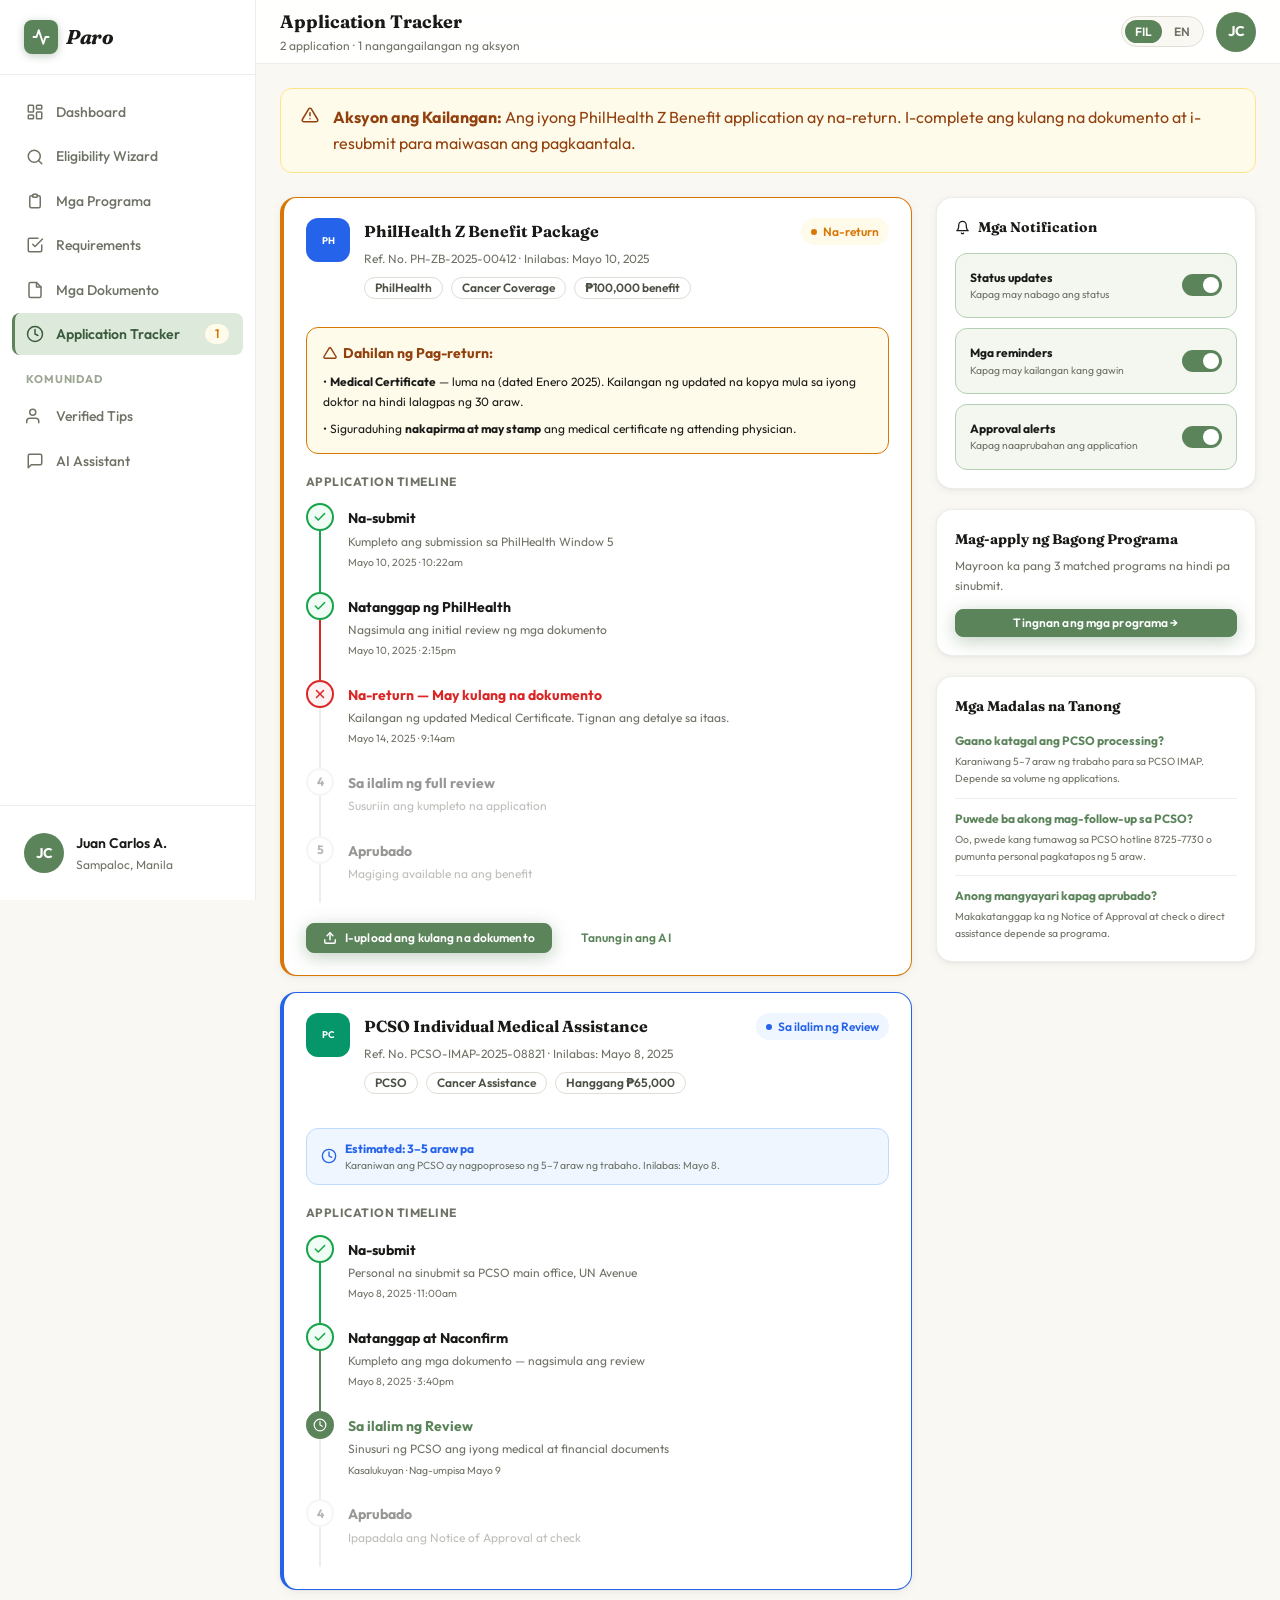
<file: tracking.html>
<!DOCTYPE html>
<html lang="fil">
<head>
  <meta charset="UTF-8" />
  <meta name="viewport" content="width=device-width, initial-scale=1.0" />
  <title>Paro — Application Tracker</title>
  <link rel="preconnect" href="https://fonts.googleapis.com" />
  <link href="https://fonts.googleapis.com/css2?family=Fraunces:ital,opsz,wght@0,9..144,300;0,9..144,400;0,9..144,600;0,9..144,700;0,9..144,800;0,9..144,900;1,9..144,400;1,9..144,600;1,9..144,700;1,9..144,800&family=Outfit:wght@300;400;500;600;700;800&display=swap" rel="stylesheet" />
  <link rel="stylesheet" href="css/paro.css" />
  <style>
    .tracker-grid { display: grid; grid-template-columns: 1fr 320px; gap: 1.5rem; align-items: start; }
    .app-card { background: white; border: 1.5px solid var(--color-border); border-radius: var(--radius-lg); overflow: hidden; box-shadow: var(--shadow-card); margin-bottom: 1rem; transition: all var(--transition-base); }
    .app-card.returned { border-color: var(--color-warning); border-left: 4px solid var(--color-warning); }
    .app-card.pending { border-color: var(--color-info-border, var(--color-info)); border-left: 4px solid var(--color-info); }
    .app-card-header { padding: 1.25rem 1.375rem; display: flex; align-items: flex-start; gap: 0.875rem; }
    .app-provider-logo { width: 44px; height: 44px; border-radius: var(--radius-md); display: flex; align-items: center; justify-content: center; font-size: 0.6rem; font-weight: 700; color: white; flex-shrink: 0; }
    .app-card-body { padding: 0 1.375rem 1.375rem; }
    .step-track { display: flex; align-items: flex-start; position: relative; margin-bottom: 0; }
    .step-list { display: flex; flex-direction: column; gap: 0; width: 100%; }
    .step-item { display: flex; gap: 0.875rem; align-items: stretch; position: relative; }
    .step-left { display: flex; flex-direction: column; align-items: center; width: 28px; flex-shrink: 0; }
    .step-node { width: 28px; height: 28px; border-radius: 50%; display: flex; align-items: center; justify-content: center; font-size: var(--text-xs); font-weight: 700; flex-shrink: 0; z-index: 1; }
    .step-line { width: 2px; flex: 1; min-height: 24px; }
    .step-node.done { background: var(--color-success-bg); color: var(--color-success); border: 2px solid var(--color-success); }
    .step-node.active { background: var(--color-primary); color: white; border: 2px solid var(--color-primary); }
    .step-node.error { background: var(--color-error-bg); color: var(--color-error); border: 2px solid var(--color-error); }
    .step-node.pending { background: white; color: var(--color-text-muted); border: 2px solid var(--color-border); }
    .step-line.done { background: var(--color-success); }
    .step-line.error { background: var(--color-error); }
    .step-line.active { background: var(--color-primary); }
    .step-line.pending { background: var(--color-border); }
    .step-content { padding: 0.25rem 0 1.25rem; flex: 1; }
    .step-title { font-size: var(--text-sm); font-weight: 700; }
    .step-desc { font-size: var(--text-xs); color: var(--color-text-muted); margin-top: 0.125rem; }
    .step-time { font-size: 0.65rem; color: var(--color-text-muted); margin-top: 0.25rem; }
    .return-detail-box { background: var(--color-warning-bg, #fffbeb); border: 1px solid var(--color-warning); border-radius: var(--radius-md); padding: 0.875rem 1rem; margin-top: 0.5rem; }
    .notif-toggle { display: flex; align-items: center; justify-content: space-between; padding: 0.875rem; background: var(--color-primary-50); border: 1px solid var(--color-primary-200); border-radius: var(--radius-md); cursor: pointer; }
    .toggle-switch { width: 40px; height: 22px; background: var(--color-primary); border-radius: 100px; position: relative; transition: background var(--transition-base); flex-shrink: 0; }
    .toggle-switch::after { content: ''; width: 16px; height: 16px; background: white; border-radius: 50%; position: absolute; top: 3px; right: 3px; transition: right var(--transition-base); }
    .toggle-switch.off { background: var(--color-border); }
    .toggle-switch.off::after { right: calc(100% - 19px); }
    .est-days { display: flex; align-items: center; gap: 0.5rem; background: var(--color-info-bg); border: 1px solid var(--color-info-border, #bfdbfe); border-radius: var(--radius-md); padding: 0.625rem 0.875rem; margin-top: 0.875rem; }
    @media(max-width:1024px){ .tracker-grid { grid-template-columns: 1fr; } }
    @media(max-width:480px){ .app-card-header { flex-direction: column; } }
  </style>
</head>
<body>

<!-- ── SIDEBAR ───────────────────────────────── -->
<aside class="sidebar">
  <div class="sidebar-logo">
    <a href="index.html" class="paro-logo">
      <div class="paro-logo-mark"><svg xmlns="http://www.w3.org/2000/svg" width="18" height="18" viewBox="0 0 24 24" fill="none" stroke="currentColor" stroke-width="2.5" stroke-linecap="round" stroke-linejoin="round"><path d="M22 12h-4l-3 9L9 3l-3 9H2"/></svg></div>
      <span class="paro-logo-text">Paro</span>
    </a>
  </div>
  <nav class="sidebar-nav">
    <a href="dashboard.html" class="sidebar-nav-item"><svg xmlns="http://www.w3.org/2000/svg" width="18" height="18" viewBox="0 0 24 24" fill="none" stroke="currentColor" stroke-width="2" stroke-linecap="round" stroke-linejoin="round"><rect width="7" height="9" x="3" y="3" rx="1"/><rect width="7" height="5" x="14" y="3" rx="1"/><rect width="7" height="9" x="14" y="12" rx="1"/><rect width="7" height="5" x="3" y="16" rx="1"/></svg>Dashboard</a>
    <a href="eligibility.html" class="sidebar-nav-item"><svg xmlns="http://www.w3.org/2000/svg" width="18" height="18" viewBox="0 0 24 24" fill="none" stroke="currentColor" stroke-width="2" stroke-linecap="round" stroke-linejoin="round"><circle cx="11" cy="11" r="8"/><path d="m21 21-4.3-4.3"/></svg>Eligibility Wizard</a>
    <a href="programs.html" class="sidebar-nav-item"><svg xmlns="http://www.w3.org/2000/svg" width="18" height="18" viewBox="0 0 24 24" fill="none" stroke="currentColor" stroke-width="2" stroke-linecap="round" stroke-linejoin="round"><path d="M9 5H7a2 2 0 0 0-2 2v12a2 2 0 0 0 2 2h10a2 2 0 0 0 2-2V7a2 2 0 0 0-2-2h-2"/><rect width="6" height="4" x="9" y="3" rx="1"/></svg>Mga Programa</a>
    <a href="checklist.html" class="sidebar-nav-item"><svg xmlns="http://www.w3.org/2000/svg" width="18" height="18" viewBox="0 0 24 24" fill="none" stroke="currentColor" stroke-width="2" stroke-linecap="round" stroke-linejoin="round"><path d="M9 11l3 3L22 4"/><path d="M21 12v7a2 2 0 0 1-2 2H5a2 2 0 0 1-2-2V5a2 2 0 0 1 2-2h11"/></svg>Requirements</a>
    <a href="documents.html" class="sidebar-nav-item"><svg xmlns="http://www.w3.org/2000/svg" width="18" height="18" viewBox="0 0 24 24" fill="none" stroke="currentColor" stroke-width="2" stroke-linecap="round" stroke-linejoin="round"><path d="M14 2H6a2 2 0 0 0-2 2v16a2 2 0 0 0 2 2h12a2 2 0 0 0 2-2V8z"/><polyline points="14 2 14 8 20 8"/></svg>Mga Dokumento</a>
    <a href="tracking.html" class="sidebar-nav-item active"><svg xmlns="http://www.w3.org/2000/svg" width="18" height="18" viewBox="0 0 24 24" fill="none" stroke="currentColor" stroke-width="2" stroke-linecap="round" stroke-linejoin="round"><circle cx="12" cy="12" r="10"/><polyline points="12 6 12 12 16 14"/></svg>Application Tracker<span class="badge badge-warning nav-badge">1</span></a>
    <div class="sidebar-section-label">Komunidad</div>
    <a href="community.html" class="sidebar-nav-item"><svg xmlns="http://www.w3.org/2000/svg" width="18" height="18" viewBox="0 0 24 24" fill="none" stroke="currentColor" stroke-width="2" stroke-linecap="round" stroke-linejoin="round"><path d="M17 21v-2a4 4 0 0 0-4-4H5a4 4 0 0 0-4 4v2"/><circle cx="9" cy="7" r="4"/></svg>Verified Tips</a>
    <a href="assistant.html" class="sidebar-nav-item"><svg xmlns="http://www.w3.org/2000/svg" width="18" height="18" viewBox="0 0 24 24" fill="none" stroke="currentColor" stroke-width="2" stroke-linecap="round" stroke-linejoin="round"><path d="M21 15a2 2 0 0 1-2 2H7l-4 4V5a2 2 0 0 1 2-2h14a2 2 0 0 1 2 2z"/></svg>AI Assistant</a>
  </nav>
  <div class="sidebar-footer">
    <div class="sidebar-user">
      <div class="avatar avatar-md avatar-primary">JC</div>
      <div style="flex:1;min-width:0;"><div style="font-weight:600;font-size:var(--text-sm);">Juan Carlos A.</div><div style="font-size:var(--text-xs);color:var(--color-text-muted);">Sampaloc, Manila</div></div>
    </div>
  </div>
</aside>

<!-- ── TOPBAR ─────────────────────────────────── -->
<header class="topbar">
  <div>
    <div style="font-family:var(--font-heading);font-size:var(--text-lg);font-weight:700;">Application Tracker</div>
    <div style="font-size:var(--text-xs);color:var(--color-text-muted);">2 application · 1 nangangailangan ng aksyon</div>
  </div>
  <div style="margin-left:auto;display:flex;align-items:center;gap:0.75rem;">
    <div class="lang-toggle"><button class="lang-btn active" data-lang="fil">FIL</button><button class="lang-btn" data-lang="en">EN</button></div>
    <div class="avatar avatar-md avatar-primary">JC</div>
  </div>
</header>

<!-- ── MAIN CONTENT ───────────────────────────── -->
<main class="main-content">

  <!-- Returned alert -->
  <div class="alert alert-warning" style="margin-bottom:1.5rem;">
    <svg xmlns="http://www.w3.org/2000/svg" width="18" height="18" viewBox="0 0 24 24" fill="none" stroke="currentColor" stroke-width="2" stroke-linecap="round" stroke-linejoin="round"><path d="M10.29 3.86L1.82 18a2 2 0 0 0 1.71 3h16.94a2 2 0 0 0 1.71-3L13.71 3.86a2 2 0 0 0-3.42 0z"/><line x1="12" y1="9" x2="12" y2="13"/><line x1="12" y1="17" x2="12.01" y2="17"/></svg>
    <div><strong>Aksyon ang Kailangan:</strong> Ang iyong PhilHealth Z Benefit application ay na-return. I-complete ang kulang na dokumento at i-resubmit para maiwasan ang pagkaantala.</div>
  </div>

  <div class="tracker-grid">
    <div>
      <!-- APP 1: Returned -->
      <div class="app-card returned">
        <div class="app-card-header">
          <div class="app-provider-logo" style="background:#2563eb;">PH</div>
          <div style="flex:1;">
            <div style="display:flex;align-items:center;justify-content:space-between;flex-wrap:wrap;gap:0.5rem;margin-bottom:0.25rem;">
              <div style="font-family:var(--font-heading);font-weight:700;font-size:var(--text-base);">PhilHealth Z Benefit Package</div>
              <span class="status-pill status-warning"><span class="status-dot"></span>Na-return</span>
            </div>
            <div style="font-size:var(--text-xs);color:var(--color-text-muted);margin-bottom:0.5rem;">Ref. No. PH-ZB-2025-00412 · Inilabas: Mayo 10, 2025</div>
            <div style="display:flex;gap:0.5rem;flex-wrap:wrap;">
              <span class="badge badge-outline">PhilHealth</span>
              <span class="badge badge-outline">Cancer Coverage</span>
              <span class="badge badge-outline">₱100,000 benefit</span>
            </div>
          </div>
        </div>
        <div class="app-card-body">
          <!-- Return detail -->
          <div class="return-detail-box">
            <div style="font-weight:700;font-size:var(--text-sm);color:var(--color-warning-dark, #92400e);margin-bottom:0.5rem;display:flex;align-items:center;gap:0.375rem;">
              <svg xmlns="http://www.w3.org/2000/svg" width="14" height="14" viewBox="0 0 24 24" fill="none" stroke="currentColor" stroke-width="2.5" stroke-linecap="round" stroke-linejoin="round"><path d="M10.29 3.86L1.82 18a2 2 0 0 0 1.71 3h16.94a2 2 0 0 0 1.71-3L13.71 3.86a2 2 0 0 0-3.42 0z"/></svg>
              Dahilan ng Pag-return:
            </div>
            <div style="font-size:var(--text-xs);line-height:1.7;">
              <div style="margin-bottom:0.375rem;">• <strong>Medical Certificate</strong> — luma na (dated Enero 2025). Kailangan ng updated na kopya mula sa iyong doktor na hindi lalagpas ng 30 araw.</div>
              <div>• Siguraduhing <strong>nakapirma at may stamp</strong> ang medical certificate ng attending physician.</div>
            </div>
          </div>

          <!-- Timeline -->
          <div style="margin-top:1.125rem;">
            <div style="font-size:var(--text-xs);font-weight:700;text-transform:uppercase;letter-spacing:0.04em;color:var(--color-text-muted);margin-bottom:0.75rem;">Application Timeline</div>
            <div class="step-list">
              <div class="step-item">
                <div class="step-left">
                  <div class="step-node done"><svg xmlns="http://www.w3.org/2000/svg" width="14" height="14" viewBox="0 0 24 24" fill="none" stroke="currentColor" stroke-width="2.5" stroke-linecap="round" stroke-linejoin="round"><polyline points="20 6 9 17 4 12"/></svg></div>
                  <div class="step-line done"></div>
                </div>
                <div class="step-content">
                  <div class="step-title">Na-submit</div>
                  <div class="step-desc">Kumpleto ang submission sa PhilHealth Window 5</div>
                  <div class="step-time">Mayo 10, 2025 · 10:22am</div>
                </div>
              </div>
              <div class="step-item">
                <div class="step-left">
                  <div class="step-node done"><svg xmlns="http://www.w3.org/2000/svg" width="14" height="14" viewBox="0 0 24 24" fill="none" stroke="currentColor" stroke-width="2.5" stroke-linecap="round" stroke-linejoin="round"><polyline points="20 6 9 17 4 12"/></svg></div>
                  <div class="step-line error"></div>
                </div>
                <div class="step-content">
                  <div class="step-title">Natanggap ng PhilHealth</div>
                  <div class="step-desc">Nagsimula ang initial review ng mga dokumento</div>
                  <div class="step-time">Mayo 10, 2025 · 2:15pm</div>
                </div>
              </div>
              <div class="step-item">
                <div class="step-left">
                  <div class="step-node error"><svg xmlns="http://www.w3.org/2000/svg" width="14" height="14" viewBox="0 0 24 24" fill="none" stroke="currentColor" stroke-width="2.5" stroke-linecap="round" stroke-linejoin="round"><line x1="18" y1="6" x2="6" y2="18"/><line x1="6" y1="6" x2="18" y2="18"/></svg></div>
                  <div class="step-line pending"></div>
                </div>
                <div class="step-content">
                  <div class="step-title" style="color:var(--color-error);">Na-return — May kulang na dokumento</div>
                  <div class="step-desc">Kailangan ng updated Medical Certificate. Tignan ang detalye sa itaas.</div>
                  <div class="step-time">Mayo 14, 2025 · 9:14am</div>
                </div>
              </div>
              <div class="step-item">
                <div class="step-left">
                  <div class="step-node pending" style="opacity:0.5;">4</div>
                  <div class="step-line pending"></div>
                </div>
                <div class="step-content" style="opacity:0.45;">
                  <div class="step-title">Sa ilalim ng full review</div>
                  <div class="step-desc">Susuriin ang kumpleto na application</div>
                </div>
              </div>
              <div class="step-item">
                <div class="step-left">
                  <div class="step-node pending" style="opacity:0.5;">5</div>
                  <div class="step-line pending"></div>
                </div>
                <div class="step-content" style="opacity:0.45;">
                  <div class="step-title">Aprubado</div>
                  <div class="step-desc">Magiging available na ang benefit</div>
                </div>
              </div>
            </div>
          </div>

          <div style="display:flex;gap:0.75rem;margin-top:1.25rem;flex-wrap:wrap;">
            <a href="documents.html" class="btn btn-primary btn-sm">
              <svg xmlns="http://www.w3.org/2000/svg" width="14" height="14" viewBox="0 0 24 24" fill="none" stroke="currentColor" stroke-width="2.5" stroke-linecap="round" stroke-linejoin="round"><path d="M21 15v4a2 2 0 0 1-2 2H5a2 2 0 0 1-2-2v-4"/><polyline points="17 8 12 3 7 8"/><line x1="12" y1="3" x2="12" y2="15"/></svg>
              I-upload ang kulang na dokumento
            </a>
            <a href="assistant.html" class="btn btn-outline btn-sm">Tanungin ang AI</a>
          </div>
        </div>
      </div>

      <!-- APP 2: Under Review / Pending -->
      <div class="app-card pending">
        <div class="app-card-header">
          <div class="app-provider-logo" style="background:#059669;">PC</div>
          <div style="flex:1;">
            <div style="display:flex;align-items:center;justify-content:space-between;flex-wrap:wrap;gap:0.5rem;margin-bottom:0.25rem;">
              <div style="font-family:var(--font-heading);font-weight:700;font-size:var(--text-base);">PCSO Individual Medical Assistance</div>
              <span class="status-pill status-info"><span class="status-dot" style="background:var(--color-info);"></span>Sa ilalim ng Review</span>
            </div>
            <div style="font-size:var(--text-xs);color:var(--color-text-muted);margin-bottom:0.5rem;">Ref. No. PCSO-IMAP-2025-08821 · Inilabas: Mayo 8, 2025</div>
            <div style="display:flex;gap:0.5rem;flex-wrap:wrap;">
              <span class="badge badge-outline">PCSO</span>
              <span class="badge badge-outline">Cancer Assistance</span>
              <span class="badge badge-outline">Hanggang ₱65,000</span>
            </div>
          </div>
        </div>
        <div class="app-card-body">
          <div class="est-days">
            <svg xmlns="http://www.w3.org/2000/svg" width="16" height="16" viewBox="0 0 24 24" fill="none" stroke="var(--color-info)" stroke-width="2" stroke-linecap="round" stroke-linejoin="round" style="flex-shrink:0;"><circle cx="12" cy="12" r="10"/><polyline points="12 6 12 12 16 14"/></svg>
            <div>
              <div style="font-size:var(--text-xs);font-weight:700;color:var(--color-info);">Estimated: 3–5 araw pa</div>
              <div style="font-size:0.65rem;color:var(--color-text-muted);">Karaniwan ang PCSO ay nagpoproseso ng 5–7 araw ng trabaho. Inilabas: Mayo 8.</div>
            </div>
          </div>
          <div style="margin-top:1.125rem;">
            <div style="font-size:var(--text-xs);font-weight:700;text-transform:uppercase;letter-spacing:0.04em;color:var(--color-text-muted);margin-bottom:0.75rem;">Application Timeline</div>
            <div class="step-list">
              <div class="step-item">
                <div class="step-left"><div class="step-node done"><svg xmlns="http://www.w3.org/2000/svg" width="14" height="14" viewBox="0 0 24 24" fill="none" stroke="currentColor" stroke-width="2.5" stroke-linecap="round" stroke-linejoin="round"><polyline points="20 6 9 17 4 12"/></svg></div><div class="step-line done"></div></div>
                <div class="step-content"><div class="step-title">Na-submit</div><div class="step-desc">Personal na sinubmit sa PCSO main office, UN Avenue</div><div class="step-time">Mayo 8, 2025 · 11:00am</div></div>
              </div>
              <div class="step-item">
                <div class="step-left"><div class="step-node done"><svg xmlns="http://www.w3.org/2000/svg" width="14" height="14" viewBox="0 0 24 24" fill="none" stroke="currentColor" stroke-width="2.5" stroke-linecap="round" stroke-linejoin="round"><polyline points="20 6 9 17 4 12"/></svg></div><div class="step-line active"></div></div>
                <div class="step-content"><div class="step-title">Natanggap at Naconfirm</div><div class="step-desc">Kumpleto ang mga dokumento — nagsimula ang review</div><div class="step-time">Mayo 8, 2025 · 3:40pm</div></div>
              </div>
              <div class="step-item">
                <div class="step-left"><div class="step-node active"><svg xmlns="http://www.w3.org/2000/svg" width="14" height="14" viewBox="0 0 24 24" fill="none" stroke="currentColor" stroke-width="2" stroke-linecap="round" stroke-linejoin="round"><circle cx="12" cy="12" r="10"/><polyline points="12 6 12 12 16 14"/></svg></div><div class="step-line pending"></div></div>
                <div class="step-content"><div class="step-title" style="color:var(--color-primary);">Sa ilalim ng Review</div><div class="step-desc">Sinusuri ng PCSO ang iyong medical at financial documents</div><div class="step-time">Kasalukuyan · Nag-umpisa Mayo 9</div></div>
              </div>
              <div class="step-item">
                <div class="step-left"><div class="step-node pending" style="opacity:0.5;">4</div><div class="step-line pending"></div></div>
                <div class="step-content" style="opacity:0.45;"><div class="step-title">Aprubado</div><div class="step-desc">Ipapadala ang Notice of Approval at check</div></div>
              </div>
            </div>
          </div>
        </div>
      </div>
    </div>

    <!-- Right sidebar -->
    <div>
      <!-- Notification settings -->
      <div class="card" style="margin-bottom:1.25rem;">
        <div class="card-body" style="padding:1.125rem;">
          <div style="font-family:var(--font-heading);font-size:var(--text-sm);font-weight:700;margin-bottom:0.875rem;display:flex;align-items:center;gap:0.5rem;"><svg xmlns="http://www.w3.org/2000/svg" width="15" height="15" viewBox="0 0 24 24" fill="none" stroke="currentColor" stroke-width="2" stroke-linecap="round" stroke-linejoin="round"><path d="M18 8A6 6 0 0 0 6 8c0 7-3 9-3 9h18s-3-2-3-9"/><path d="M13.73 21a2 2 0 0 1-3.46 0"/></svg>Mga Notification</div>
          <div style="display:flex;flex-direction:column;gap:0.625rem;">
            <div class="notif-toggle" onclick="toggleNotif(this)">
              <div><div style="font-size:var(--text-xs);font-weight:700;">Status updates</div><div style="font-size:0.65rem;color:var(--color-text-muted);">Kapag may nabago ang status</div></div>
              <div class="toggle-switch"></div>
            </div>
            <div class="notif-toggle" onclick="toggleNotif(this)">
              <div><div style="font-size:var(--text-xs);font-weight:700;">Mga reminders</div><div style="font-size:0.65rem;color:var(--color-text-muted);">Kapag may kailangan kang gawin</div></div>
              <div class="toggle-switch"></div>
            </div>
            <div class="notif-toggle" onclick="toggleNotif(this)">
              <div><div style="font-size:var(--text-xs);font-weight:700;">Approval alerts</div><div style="font-size:0.65rem;color:var(--color-text-muted);">Kapag naaprubahan ang application</div></div>
              <div class="toggle-switch"></div>
            </div>
          </div>
        </div>
      </div>

      <!-- Start new application -->
      <div class="card" style="margin-bottom:1.25rem;">
        <div class="card-body" style="padding:1.125rem;">
          <div style="font-family:var(--font-heading);font-size:var(--text-sm);font-weight:700;margin-bottom:0.375rem;">Mag-apply ng Bagong Programa</div>
          <div style="font-size:var(--text-xs);color:var(--color-text-muted);margin-bottom:0.875rem;">Mayroon ka pang 3 matched programs na hindi pa sinubmit.</div>
          <a href="programs.html" class="btn btn-primary btn-sm btn-full">Tingnan ang mga programa →</a>
        </div>
      </div>

      <!-- FAQ -->
      <div class="card">
        <div class="card-body" style="padding:1.125rem;">
          <div style="font-family:var(--font-heading);font-size:var(--text-sm);font-weight:700;margin-bottom:0.875rem;">Mga Madalas na Tanong</div>
          <div style="display:flex;flex-direction:column;gap:0.625rem;">
            <div style="border-bottom:1px solid var(--color-border);padding-bottom:0.625rem;">
              <div style="font-size:var(--text-xs);font-weight:700;margin-bottom:0.25rem;cursor:pointer;color:var(--color-primary);">Gaano katagal ang PCSO processing?</div>
              <div style="font-size:0.65rem;color:var(--color-text-muted);line-height:1.6;">Karaniwang 5–7 araw ng trabaho para sa PCSO IMAP. Depende sa volume ng applications.</div>
            </div>
            <div style="border-bottom:1px solid var(--color-border);padding-bottom:0.625rem;">
              <div style="font-size:var(--text-xs);font-weight:700;margin-bottom:0.25rem;cursor:pointer;color:var(--color-primary);">Puwede ba akong mag-follow-up sa PCSO?</div>
              <div style="font-size:0.65rem;color:var(--color-text-muted);line-height:1.6;">Oo, pwede kang tumawag sa PCSO hotline 8725-7730 o pumunta personal pagkatapos ng 5 araw.</div>
            </div>
            <div>
              <div style="font-size:var(--text-xs);font-weight:700;margin-bottom:0.25rem;cursor:pointer;color:var(--color-primary);">Anong mangyayari kapag aprubado?</div>
              <div style="font-size:0.65rem;color:var(--color-text-muted);line-height:1.6;">Makakatanggap ka ng Notice of Approval at check o direct assistance depende sa programa.</div>
            </div>
          </div>
        </div>
      </div>
    </div>
  </div>
</main>

<!-- ── BOTTOM NAV (mobile) ───────────────────── -->
<nav class="bottom-nav">
  <a href="dashboard.html" class="bottom-nav-item"><svg xmlns="http://www.w3.org/2000/svg" width="22" height="22" viewBox="0 0 24 24" fill="none" stroke="currentColor" stroke-width="2" stroke-linecap="round" stroke-linejoin="round"><rect width="7" height="9" x="3" y="3" rx="1"/></svg>Home</a>
  <a href="eligibility.html" class="bottom-nav-item"><svg xmlns="http://www.w3.org/2000/svg" width="22" height="22" viewBox="0 0 24 24" fill="none" stroke="currentColor" stroke-width="2" stroke-linecap="round" stroke-linejoin="round"><circle cx="11" cy="11" r="8"/><path d="m21 21-4.3-4.3"/></svg>Wizard</a>
  <a href="programs.html" class="bottom-nav-item"><svg xmlns="http://www.w3.org/2000/svg" width="22" height="22" viewBox="0 0 24 24" fill="none" stroke="currentColor" stroke-width="2" stroke-linecap="round" stroke-linejoin="round"><path d="M9 5H7a2 2 0 0 0-2 2v12a2 2 0 0 0 2 2h10a2 2 0 0 0 2-2V7a2 2 0 0 0-2-2h-2"/><rect width="6" height="4" x="9" y="3" rx="1"/></svg>Programa</a>
  <a href="tracking.html" class="bottom-nav-item active"><svg xmlns="http://www.w3.org/2000/svg" width="22" height="22" viewBox="0 0 24 24" fill="none" stroke="currentColor" stroke-width="2" stroke-linecap="round" stroke-linejoin="round"><circle cx="12" cy="12" r="10"/><polyline points="12 6 12 12 16 14"/></svg>Tracker</a>
  <a href="assistant.html" class="bottom-nav-item"><svg xmlns="http://www.w3.org/2000/svg" width="22" height="22" viewBox="0 0 24 24" fill="none" stroke="currentColor" stroke-width="2" stroke-linecap="round" stroke-linejoin="round"><path d="M21 15a2 2 0 0 1-2 2H7l-4 4V5a2 2 0 0 1 2-2h14a2 2 0 0 1 2 2z"/></svg>AI</a>
</nav>

<script src="js/paro.js"></script>
<script>
function toggleNotif(el) {
  const sw = el.querySelector('.toggle-switch');
  sw.classList.toggle('off');
}
</script>
</body>
</html>
</file>
<file: css/paro.css>
/* ===================================================
   PARO DESIGN SYSTEM
   Medical Assistance Navigation Platform
   =================================================== */

/* --- FONTS --- */
@import url('https://fonts.googleapis.com/css2?family=Fraunces:ital,opsz,wght@0,9..144,300;0,9..144,400;0,9..144,600;0,9..144,700;0,9..144,800;0,9..144,900;1,9..144,400;1,9..144,600;1,9..144,700;1,9..144,800&family=Outfit:wght@300;400;500;600;700;800&display=swap');

/* --- DESIGN TOKENS --- */
:root {
  /* Brand Colors */
  --color-primary: #5b845b;
  --color-primary-dark: #3d5c3d;
  --color-primary-deep: #1e3a1e;
  --color-primary-light: #6d9b6d;
  --color-primary-50: #f3f7f0;
  --color-primary-100: #ddeadb;
  --color-primary-200: #b5cfb4;
  --color-accent: #DDB771;
  --color-accent-light: #faf0de;
  --color-accent-warm: #C9914A;
  --color-accent-dark: #a87530;

  /* Text */
  --color-text: #1a1a18;
  --color-text-secondary: #4a4f44;
  --color-text-muted: #6e7366;
  --color-text-light: #9da695;
  --color-text-inverse: #ffffff;

  /* Surface */
  --color-bg: #FAF8F3;
  --color-bg-alt: #F2EDE4;
  --color-card: #ffffff;
  --color-sidebar: #ffffff;
  --color-overlay: rgba(10, 20, 10, 0.5);

  /* Status */
  --color-success: #16a34a;
  --color-success-bg: #f0fdf4;
  --color-warning: #d97706;
  --color-warning-bg: #fffbeb;
  --color-error: #dc2626;
  --color-error-bg: #fef2f2;
  --color-info: #2563eb;
  --color-info-bg: #eff6ff;

  /* Border */
  --color-border: rgba(61, 92, 61, 0.1);
  --color-border-solid: #e2ddd6;
  --color-border-focus: rgba(91, 132, 91, 0.5);

  /* Typography */
  --font-heading: 'Fraunces', Georgia, 'Times New Roman', serif;
  --font-body: 'Outfit', system-ui, -apple-system, sans-serif;

  /* Sizes */
  --text-xs: 0.75rem;
  --text-sm: 0.875rem;
  --text-base: 1rem;
  --text-lg: 1.125rem;
  --text-xl: 1.25rem;
  --text-2xl: 1.5rem;
  --text-3xl: 1.875rem;
  --text-4xl: 2.25rem;
  --text-5xl: 3rem;

  /* Border Radius */
  --radius-xs: 4px;
  --radius-sm: 8px;
  --radius-md: 12px;
  --radius-lg: 16px;
  --radius-xl: 20px;
  --radius-2xl: 28px;
  --radius-full: 9999px;

  /* Shadows — warm-tinted */
  --shadow-xs: 0 1px 2px rgba(30, 58, 30, 0.05);
  --shadow-sm: 0 1px 3px rgba(30, 58, 30, 0.07), 0 1px 2px rgba(0, 0, 0, 0.04);
  --shadow-md: 0 4px 14px rgba(61, 92, 61, 0.10), 0 1px 4px rgba(0, 0, 0, 0.05);
  --shadow-lg: 0 8px 28px rgba(61, 92, 61, 0.13), 0 2px 8px rgba(0, 0, 0, 0.06);
  --shadow-xl: 0 20px 44px rgba(30, 58, 30, 0.15), 0 4px 14px rgba(0, 0, 0, 0.08);
  --shadow-card: 0 2px 8px rgba(61, 92, 61, 0.07), 0 1px 3px rgba(0, 0, 0, 0.04);
  --shadow-primary: 0 4px 18px rgba(91, 132, 91, 0.38);
  --shadow-accent: 0 4px 18px rgba(201, 145, 74, 0.35);

  /* Layout */
  --sidebar-width: 256px;
  --topbar-height: 64px;
  --bottom-nav-height: 68px;
  --content-max: 1280px;
  --page-padding: 1.5rem;

  /* Transitions */
  --transition-fast: 140ms cubic-bezier(0.4, 0, 0.2, 1);
  --transition-base: 220ms cubic-bezier(0.4, 0, 0.2, 1);
  --transition-slow: 360ms cubic-bezier(0.4, 0, 0.2, 1);
  --transition-spring: 300ms cubic-bezier(0.34, 1.56, 0.64, 1);
}

/* --- RESET & BASE --- */
*, *::before, *::after { box-sizing: border-box; margin: 0; padding: 0; }
html { scroll-behavior: smooth; -webkit-text-size-adjust: 100%; }

body {
  font-family: var(--font-body);
  font-size: var(--text-base);
  color: var(--color-text);
  background-color: var(--color-bg);
  line-height: 1.6;
  -webkit-font-smoothing: antialiased;
  -moz-osx-font-smoothing: grayscale;
}

h1, h2, h3, h4, h5, h6 {
  font-family: var(--font-heading);
  line-height: 1.25;
  font-weight: 700;
  color: var(--color-text);
}

a { color: var(--color-primary); text-decoration: none; transition: color var(--transition-fast); }
a:hover { color: var(--color-primary-dark); }
img { max-width: 100%; display: block; }
button { cursor: pointer; font-family: var(--font-body); }
input, select, textarea { font-family: var(--font-body); }

/* --- TYPOGRAPHY SCALE --- */
.text-display { font-family: var(--font-heading); font-size: 3.75rem; font-weight: 800; line-height: 1.08; letter-spacing: -0.02em; font-variation-settings: 'opsz' 72; }
.text-h1 { font-family: var(--font-heading); font-size: var(--text-5xl); font-weight: 700; line-height: 1.12; letter-spacing: -0.015em; font-variation-settings: 'opsz' 48; }
.text-h2 { font-family: var(--font-heading); font-size: var(--text-4xl); font-weight: 700; line-height: 1.18; letter-spacing: -0.015em; font-variation-settings: 'opsz' 36; }
.text-h3 { font-family: var(--font-heading); font-size: var(--text-3xl); font-weight: 700; line-height: 1.22; font-variation-settings: 'opsz' 24; }
.text-h4 { font-family: var(--font-heading); font-size: var(--text-2xl); font-weight: 600; line-height: 1.28; }
.text-h5 { font-family: var(--font-heading); font-size: var(--text-xl); font-weight: 600; line-height: 1.35; }
.text-body-lg { font-size: var(--text-lg); line-height: 1.65; }
.text-body { font-size: var(--text-base); line-height: 1.6; }
.text-body-sm { font-size: var(--text-sm); line-height: 1.55; }
.text-caption { font-size: var(--text-xs); line-height: 1.5; }
.text-label { font-size: var(--text-xs); font-weight: 600; letter-spacing: 0.07em; text-transform: uppercase; }
.text-primary { color: var(--color-primary); }
.text-accent { color: var(--color-accent-warm); }
.text-muted { color: var(--color-text-muted); }

/* --- BUTTONS --- */
.btn {
  display: inline-flex;
  align-items: center;
  justify-content: center;
  gap: 0.5rem;
  padding: 0.688rem 1.5rem;
  border-radius: var(--radius-sm);
  font-family: var(--font-body);
  font-size: var(--text-sm);
  font-weight: 600;
  line-height: 1;
  border: 1.5px solid transparent;
  cursor: pointer;
  transition: all var(--transition-base);
  white-space: nowrap;
  user-select: none;
  text-decoration: none;
  letter-spacing: 0.01em;
}
.btn:active { transform: scale(0.97); }
.btn svg { width: 16px; height: 16px; flex-shrink: 0; }

.btn-primary {
  background: var(--color-primary);
  color: white;
  border-color: var(--color-primary);
  box-shadow: var(--shadow-primary);
}
.btn-primary:hover { background: var(--color-primary-dark); border-color: var(--color-primary-dark); box-shadow: 0 6px 22px rgba(61, 92, 61, 0.45); color: white; transform: translateY(-1px); }
.btn-primary:active { transform: scale(0.97) translateY(0); }

.btn-secondary {
  background: white;
  color: var(--color-primary-dark);
  border-color: var(--color-border-solid);
  box-shadow: var(--shadow-xs);
}
.btn-secondary:hover { background: var(--color-primary-50); border-color: var(--color-primary); transform: translateY(-1px); color: var(--color-primary-dark); box-shadow: var(--shadow-sm); }

.btn-ghost {
  background: transparent;
  color: var(--color-primary);
  border-color: transparent;
}
.btn-ghost:hover { background: var(--color-primary-50); color: var(--color-primary); }

.btn-accent {
  background: var(--color-accent);
  color: var(--color-primary-deep);
  border-color: var(--color-accent);
  box-shadow: var(--shadow-accent);
  font-weight: 700;
}
.btn-accent:hover { background: var(--color-accent-warm); border-color: var(--color-accent-warm); transform: translateY(-1px); color: var(--color-primary-deep); }

.btn-danger { background: var(--color-error); color: white; border-color: var(--color-error); }
.btn-danger:hover { background: #b91c1c; border-color: #b91c1c; color: white; }

.btn-sm { padding: 0.438rem 1rem; font-size: var(--text-xs); }
.btn-sm svg { width: 14px; height: 14px; }
.btn-lg { padding: 0.938rem 2rem; font-size: var(--text-base); border-radius: var(--radius-md); }
.btn-lg svg { width: 20px; height: 20px; }
.btn-xl { padding: 1.125rem 2.5rem; font-size: var(--text-lg); border-radius: var(--radius-md); letter-spacing: 0; }
.btn-xl svg { width: 22px; height: 22px; }
.btn-icon { padding: 0.625rem; }
.btn-icon-sm { padding: 0.438rem; }
.btn-full { width: 100%; }
.btn-pill { border-radius: var(--radius-full); }
.btn-loading { pointer-events: none; opacity: 0.75; }

/* --- CARDS --- */
.card {
  background: var(--color-card);
  border-radius: var(--radius-lg);
  border: 1px solid var(--color-border);
  box-shadow: var(--shadow-card);
  overflow: hidden;
  transition: box-shadow var(--transition-base), transform var(--transition-base), border-color var(--transition-base);
}
.card:hover { box-shadow: var(--shadow-md); border-color: rgba(91, 132, 91, 0.2); }
.card-hover:hover { transform: translateY(-2px); box-shadow: var(--shadow-lg); }
.card-body { padding: 1.5rem; }
.card-header { padding: 1.25rem 1.5rem; border-bottom: 1px solid var(--color-border); }
.card-footer { padding: 1rem 1.5rem; border-top: 1px solid var(--color-border); background: var(--color-bg); }
.card-sm .card-body { padding: 1rem; }
.card-lg .card-body { padding: 2rem; }
.card-primary { border-color: var(--color-primary-200); border-left: 3px solid var(--color-primary); }
.card-accent { border-color: rgba(221, 183, 113, 0.35); border-left: 3px solid var(--color-accent); background: var(--color-accent-light); }
.card-ghost { background: transparent; border-color: transparent; box-shadow: none; }
.card-glass { background: rgba(255,255,255,0.88); backdrop-filter: blur(14px); -webkit-backdrop-filter: blur(14px); border-color: rgba(255,255,255,0.5); }

/* --- BADGES --- */
.badge {
  display: inline-flex;
  align-items: center;
  gap: 0.25rem;
  padding: 0.25rem 0.625rem;
  border-radius: var(--radius-full);
  font-size: var(--text-xs);
  font-weight: 600;
  line-height: 1;
}
.badge svg { width: 11px; height: 11px; }
.badge-primary { background: var(--color-primary-100); color: var(--color-primary-dark); }
.badge-accent { background: var(--color-accent-light); color: var(--color-accent-dark); }
.badge-success { background: var(--color-success-bg); color: var(--color-success); }
.badge-warning { background: var(--color-warning-bg); color: var(--color-warning); }
.badge-error { background: var(--color-error-bg); color: var(--color-error); }
.badge-info { background: var(--color-info-bg); color: var(--color-info); }
.badge-neutral { background: #f3f4f6; color: #4b5563; }
.badge-outline { background: white; border: 1px solid var(--color-border-solid); color: var(--color-text-secondary); }
.badge-lg { padding: 0.375rem 0.875rem; font-size: var(--text-sm); }

/* --- FORM ELEMENTS --- */
.form-group { display: flex; flex-direction: column; gap: 0.375rem; }
.form-label {
  font-size: var(--text-sm);
  font-weight: 600;
  color: var(--color-text);
}
.form-hint { font-size: var(--text-xs); color: var(--color-text-muted); }
.form-error-msg { font-size: var(--text-xs); color: var(--color-error); }

.input, .select, .textarea {
  width: 100%;
  padding: 0.688rem 1rem;
  border: 1.5px solid var(--color-border-solid);
  border-radius: var(--radius-sm);
  font-size: var(--text-sm);
  color: var(--color-text);
  background: white;
  transition: all var(--transition-fast);
  outline: none;
  appearance: none;
}
.input::placeholder, .textarea::placeholder { color: var(--color-text-light); }
.input:focus, .select:focus, .textarea:focus {
  border-color: var(--color-primary);
  box-shadow: 0 0 0 3px rgba(91, 132, 91, 0.12);
}
.input:hover:not(:focus), .select:hover:not(:focus) { border-color: var(--color-primary-light); }
.input-error { border-color: var(--color-error); }
.input-error:focus { box-shadow: 0 0 0 3px rgba(220, 38, 38, 0.12); }
.textarea { resize: vertical; min-height: 100px; }
.select-wrapper { position: relative; }
.select-wrapper::after {
  content: '';
  position: absolute;
  right: 1rem;
  top: 50%;
  transform: translateY(-50%);
  width: 0;
  height: 0;
  border-left: 5px solid transparent;
  border-right: 5px solid transparent;
  border-top: 5px solid var(--color-text-muted);
  pointer-events: none;
}

/* Custom Checkbox */
.checkbox-wrapper { display: flex; align-items: flex-start; gap: 0.625rem; cursor: pointer; }
.checkbox-input { display: none; }
.checkbox-box {
  flex-shrink: 0;
  width: 20px; height: 20px;
  border: 2px solid var(--color-border-solid);
  border-radius: 5px;
  background: white;
  display: flex; align-items: center; justify-content: center;
  transition: all var(--transition-fast);
  margin-top: 2px;
}
.checkbox-input:checked + .checkbox-box {
  background: var(--color-primary);
  border-color: var(--color-primary);
}
.checkbox-input:checked + .checkbox-box::after {
  content: '';
  width: 5px; height: 9px;
  border-right: 2px solid white;
  border-bottom: 2px solid white;
  transform: rotate(45deg) translate(-1px, -1px);
  display: block;
}
.checkbox-label { font-size: var(--text-sm); color: var(--color-text); line-height: 1.5; }

/* Radio Cards */
.radio-card-group { display: flex; flex-direction: column; gap: 0.625rem; }
.radio-card {
  display: flex; align-items: center; gap: 1rem;
  padding: 0.875rem 1.125rem;
  border: 1.5px solid var(--color-border-solid);
  border-radius: var(--radius-md);
  cursor: pointer;
  transition: all var(--transition-fast);
  background: white;
}
.radio-card:hover { border-color: var(--color-primary); background: var(--color-primary-50); }
.radio-card.selected { border-color: var(--color-primary); background: var(--color-primary-50); }
.radio-card.selected .radio-dot { background: var(--color-primary); }
.radio-dot {
  width: 18px; height: 18px;
  border: 2px solid var(--color-border-solid);
  border-radius: 50%;
  flex-shrink: 0;
  transition: all var(--transition-fast);
  display: flex; align-items: center; justify-content: center;
}
.radio-card.selected .radio-dot { border-color: var(--color-primary); }
.radio-card.selected .radio-dot::after {
  content: '';
  width: 8px; height: 8px;
  background: var(--color-primary);
  border-radius: 50%;
  display: block;
}

/* --- LAYOUT COMPONENTS --- */

/* Sidebar */
.sidebar {
  position: fixed; left: 0; top: 0; bottom: 0;
  width: var(--sidebar-width);
  background: var(--color-sidebar);
  border-right: 1px solid var(--color-border);
  display: flex; flex-direction: column;
  z-index: 50;
  overflow-y: auto;
  transition: transform var(--transition-slow);
}
.sidebar-logo { padding: 1.25rem 1.5rem; display: flex; align-items: center; gap: 0.75rem; border-bottom: 1px solid var(--color-border); }
.sidebar-nav { padding: 1rem 0.75rem; flex: 1; display: flex; flex-direction: column; gap: 0.125rem; }
.sidebar-nav-item {
  display: flex; align-items: center; gap: 0.75rem;
  padding: 0.625rem 0.875rem;
  border-radius: var(--radius-sm);
  font-size: var(--text-sm); font-weight: 500;
  color: var(--color-text-muted);
  cursor: pointer;
  transition: all var(--transition-fast);
  text-decoration: none;
}
.sidebar-nav-item svg { width: 18px; height: 18px; flex-shrink: 0; }
.sidebar-nav-item:hover { background: var(--color-primary-50); color: var(--color-primary-dark); }
.sidebar-nav-item.active { background: var(--color-primary-100); color: var(--color-primary-dark); font-weight: 600; border-left: 3px solid var(--color-primary); padding-left: calc(0.875rem - 3px); }
.sidebar-nav-item .nav-badge { margin-left: auto; }
.sidebar-section-label { padding: 0.875rem 0.875rem 0.25rem; font-size: 0.7rem; font-weight: 700; letter-spacing: 0.08em; text-transform: uppercase; color: var(--color-text-light); }
.sidebar-footer { padding: 1rem 0.75rem; border-top: 1px solid var(--color-border); }
.sidebar-user { display: flex; align-items: center; gap: 0.75rem; padding: 0.625rem 0.75rem; border-radius: var(--radius-sm); cursor: pointer; transition: background var(--transition-fast); }
.sidebar-user:hover { background: var(--color-primary-50); }

/* Top Bar */
.topbar {
  position: fixed; top: 0; right: 0; left: var(--sidebar-width);
  height: var(--topbar-height);
  background: rgba(255, 255, 255, 0.92);
  backdrop-filter: blur(12px);
  -webkit-backdrop-filter: blur(12px);
  border-bottom: 1px solid var(--color-border);
  display: flex; align-items: center; justify-content: space-between;
  padding: 0 1.5rem;
  z-index: 40;
}
.topbar-landing {
  left: 0;
  position: fixed;
  background: rgba(255, 255, 255, 0.95);
}
@media (max-width: 768px) { .topbar { left: 0; } }

/* Main Content */
.main-content {
  margin-left: var(--sidebar-width);
  margin-top: var(--topbar-height);
  min-height: calc(100vh - var(--topbar-height));
  padding: var(--page-padding);
}
@media (max-width: 768px) {
  .main-content { margin-left: 0; margin-bottom: var(--bottom-nav-height); }
}

/* Page without sidebar */
.page-content {
  margin-top: var(--topbar-height);
  min-height: calc(100vh - var(--topbar-height));
}

/* Bottom Nav (mobile) */
.bottom-nav {
  position: fixed; bottom: 0; left: 0; right: 0;
  height: var(--bottom-nav-height);
  background: white;
  border-top: 1px solid var(--color-border);
  display: none;
  align-items: center;
  justify-content: space-around;
  z-index: 50;
  padding-bottom: env(safe-area-inset-bottom, 0px);
}
.bottom-nav-item {
  display: flex; flex-direction: column; align-items: center; gap: 3px;
  padding: 0.5rem 0.75rem;
  border-radius: var(--radius-sm);
  color: var(--color-text-muted);
  font-size: 0.65rem; font-weight: 500;
  cursor: pointer;
  transition: all var(--transition-fast);
  text-decoration: none;
  min-width: 56px; text-align: center;
}
.bottom-nav-item svg { width: 22px; height: 22px; }
.bottom-nav-item.active { color: var(--color-primary); }
.bottom-nav-item:hover { color: var(--color-primary); }

@media (max-width: 768px) {
  .sidebar { display: none; }
  .bottom-nav { display: flex; }
}

/* --- NAVIGATION (LANDING) --- */
.nav-landing {
  position: fixed; top: 0; left: 0; right: 0;
  height: 68px;
  background: rgba(250, 248, 243, 0.96);
  backdrop-filter: blur(18px);
  -webkit-backdrop-filter: blur(18px);
  border-bottom: 1px solid var(--color-border);
  display: flex; align-items: center; justify-content: space-between;
  padding: 0 max(1.5rem, calc((100vw - var(--content-max)) / 2));
  z-index: 100;
}
.nav-links { display: flex; align-items: center; gap: 0.25rem; }
.nav-link {
  padding: 0.5rem 0.875rem;
  border-radius: var(--radius-sm);
  font-size: var(--text-sm); font-weight: 500;
  color: var(--color-text-secondary);
  transition: all var(--transition-fast);
  text-decoration: none;
}
.nav-link:hover { color: var(--color-primary-dark); background: var(--color-primary-50); }
.nav-link.active { color: var(--color-primary-dark); font-weight: 600; }

/* --- SECTIONS --- */
.section { padding: 5rem max(1.5rem, calc((100vw - var(--content-max)) / 2)); }
.section-sm { padding: 3rem max(1.5rem, calc((100vw - var(--content-max)) / 2)); }
.section-lg { padding: 7rem max(1.5rem, calc((100vw - var(--content-max)) / 2)); }
.container { max-width: var(--content-max); margin: 0 auto; padding: 0 1.5rem; }

/* --- HERO --- */
.hero {
  min-height: 100vh;
  display: flex; align-items: center;
  padding: 5rem max(1.5rem, calc((100vw - var(--content-max)) / 2)) 3rem;
  background: var(--color-bg);
  position: relative;
  overflow: hidden;
}
.hero::before {
  content: '';
  position: absolute; inset: 0;
  background:
    radial-gradient(ellipse 70% 60% at 65% 40%, rgba(91, 132, 91, 0.08) 0%, transparent 70%),
    radial-gradient(ellipse 40% 50% at 20% 80%, rgba(221, 183, 113, 0.07) 0%, transparent 60%);
  pointer-events: none;
}
/* Grain texture */
.hero::after {
  content: '';
  position: absolute; inset: 0;
  background-image: url("data:image/svg+xml,%3Csvg viewBox='0 0 256 256' xmlns='http://www.w3.org/2000/svg'%3E%3Cfilter id='noise'%3E%3CfeTurbulence type='fractalNoise' baseFrequency='0.9' numOctaves='4' stitchTiles='stitch'/%3E%3C/filter%3E%3Crect width='100%25' height='100%25' filter='url(%23noise)' opacity='0.025'/%3E%3C/svg%3E");
  background-repeat: repeat;
  background-size: 200px 200px;
  pointer-events: none;
  opacity: 0.6;
}
.hero-content { max-width: 580px; position: relative; z-index: 1; }
.hero-badge {
  display: inline-flex; align-items: center; gap: 0.5rem;
  padding: 0.375rem 0.875rem;
  background: var(--color-primary-100);
  border: 1px solid var(--color-primary-200);
  border-radius: var(--radius-full);
  font-size: var(--text-xs); font-weight: 600;
  color: var(--color-primary-dark);
  margin-bottom: 1.5rem;
  letter-spacing: 0.02em;
}
.hero-badge svg { width: 13px; height: 13px; }
.hero-title {
  font-family: var(--font-heading);
  font-size: clamp(2.75rem, 5.5vw, 4.25rem);
  font-weight: 800;
  line-height: 1.06;
  letter-spacing: -0.02em;
  margin-bottom: 1.375rem;
  font-variation-settings: 'opsz' 72;
}
.hero-title .highlight {
  color: var(--color-primary);
  font-style: italic;
  font-variation-settings: 'opsz' 72;
}
.hero-subtitle {
  font-size: var(--text-lg);
  color: var(--color-text-secondary);
  line-height: 1.7;
  margin-bottom: 2rem;
  font-weight: 400;
}
.hero-actions { display: flex; gap: 0.875rem; flex-wrap: wrap; margin-bottom: 2.5rem; }
.hero-note { font-size: var(--text-xs); color: var(--color-text-muted); display: flex; align-items: center; gap: 0.375rem; }
.hero-note svg { width: 13px; height: 13px; color: var(--color-primary); }

/* Hero Visual */
.hero-visual { position: absolute; right: max(1.5rem, calc((100vw - var(--content-max)) / 2)); top: 50%; transform: translateY(-50%); }
@media (max-width: 900px) { .hero-visual { display: none; } .hero-content { max-width: 100%; } }

/* --- STATS STRIP --- */
.stats-strip {
  background: var(--color-primary-deep);
  padding: 2.75rem max(1.5rem, calc((100vw - var(--content-max)) / 2));
  display: flex; align-items: center; justify-content: space-around;
  flex-wrap: wrap; gap: 2rem;
  position: relative;
  overflow: hidden;
}
.stats-strip::before {
  content: '';
  position: absolute; inset: 0;
  background-image: url("data:image/svg+xml,%3Csvg viewBox='0 0 256 256' xmlns='http://www.w3.org/2000/svg'%3E%3Cfilter id='noise'%3E%3CfeTurbulence type='fractalNoise' baseFrequency='0.9' numOctaves='4' stitchTiles='stitch'/%3E%3C/filter%3E%3Crect width='100%25' height='100%25' filter='url(%23noise)' opacity='0.04'/%3E%3C/svg%3E");
  background-size: 200px 200px;
  pointer-events: none;
}
.stat-item { text-align: center; color: white; position: relative; z-index: 1; }
.stat-number { font-family: var(--font-heading); font-size: 2.5rem; font-weight: 800; line-height: 1; color: var(--color-accent); font-variation-settings: 'opsz' 36; }
.stat-label { font-size: var(--text-sm); opacity: 0.75; margin-top: 0.5rem; max-width: 180px; }

/* --- FEATURE CARD --- */
.feature-card {
  background: white;
  border: 1px solid var(--color-border);
  border-radius: var(--radius-lg);
  padding: 1.875rem;
  box-shadow: var(--shadow-card);
  transition: all var(--transition-base);
}
.feature-card:hover { transform: translateY(-3px); box-shadow: var(--shadow-lg); border-color: var(--color-primary-200); }
.feature-icon {
  width: 52px; height: 52px;
  background: var(--color-primary-50);
  border-radius: var(--radius-md);
  display: flex; align-items: center; justify-content: center;
  margin-bottom: 1.25rem;
  color: var(--color-primary);
  border: 1px solid var(--color-primary-100);
}
.feature-icon svg { width: 24px; height: 24px; }
.feature-title { font-family: var(--font-heading); font-size: var(--text-lg); font-weight: 700; margin-bottom: 0.5rem; font-variation-settings: 'opsz' 18; }
.feature-desc { font-size: var(--text-sm); color: var(--color-text-muted); line-height: 1.65; }

/* --- PROGRAM CARD --- */
.program-card {
  background: white;
  border: 1.5px solid var(--color-border);
  border-radius: var(--radius-lg);
  padding: 1.375rem;
  box-shadow: var(--shadow-card);
  transition: all var(--transition-base);
  display: flex; flex-direction: column; gap: 1rem;
}
.program-card:hover { transform: translateY(-2px); box-shadow: var(--shadow-md); border-color: var(--color-primary-200); }
.program-card-header { display: flex; align-items: flex-start; gap: 0.875rem; }
.program-logo {
  width: 44px; height: 44px;
  border-radius: var(--radius-md);
  flex-shrink: 0;
  display: flex; align-items: center; justify-content: center;
  font-size: var(--text-xs); font-weight: 700;
}
.program-logo.philhealth { background: #2563eb; color: white; font-size: 0.6rem; }
.program-logo.doh { background: #dc2626; color: white; font-size: 0.6rem; }
.program-logo.lgu { background: var(--color-primary); color: white; font-size: 0.6rem; }
.program-match-score {
  margin-left: auto;
  display: flex; flex-direction: column; align-items: center;
  gap: 0.125rem;
}
.match-ring { width: 48px; height: 48px; position: relative; }
.match-ring svg { transform: rotate(-90deg); }
.match-percent {
  position: absolute; inset: 0;
  display: flex; align-items: center; justify-content: center;
  font-size: 0.65rem; font-weight: 700;
}
.match-label { font-size: 0.6rem; color: var(--color-text-muted); text-align: center; }
.program-name { font-family: var(--font-heading); font-weight: 700; font-size: var(--text-base); line-height: 1.3; margin-bottom: 0.25rem; font-variation-settings: 'opsz' 16; }
.program-provider { font-size: var(--text-xs); color: var(--color-text-muted); }
.program-benefit {
  display: flex; align-items: center; gap: 0.5rem;
  background: var(--color-primary-50);
  border-radius: var(--radius-sm);
  padding: 0.625rem 0.875rem;
  border: 1px solid var(--color-primary-100);
}
.program-benefit svg { color: var(--color-primary); width: 16px; height: 16px; flex-shrink: 0; }
.program-benefit-text { font-size: var(--text-sm); font-weight: 600; color: var(--color-primary-dark); }
.program-meta { display: flex; gap: 0.5rem; flex-wrap: wrap; }
.program-footer { display: flex; align-items: center; justify-content: space-between; gap: 0.75rem; }

/* --- WIZARD ---*/
.wizard-container { max-width: 600px; margin: 0 auto; }
.wizard-progress {
  display: flex; align-items: center;
  margin-bottom: 2.5rem;
  gap: 0;
}
.wizard-step {
  display: flex; flex-direction: column; align-items: center;
  flex: 1;
  position: relative;
}
.wizard-step:not(:last-child)::after {
  content: '';
  position: absolute;
  top: 14px; left: calc(50% + 14px);
  right: calc(-50% + 14px);
  height: 2px;
  background: var(--color-border-solid);
  z-index: 0;
}
.wizard-step.completed:not(:last-child)::after { background: var(--color-primary); }
.wizard-step-dot {
  width: 30px; height: 30px;
  border-radius: 50%;
  background: white;
  border: 2px solid var(--color-border-solid);
  display: flex; align-items: center; justify-content: center;
  font-size: var(--text-xs); font-weight: 700;
  color: var(--color-text-muted);
  position: relative; z-index: 1;
  transition: all var(--transition-base);
  flex-shrink: 0;
}
.wizard-step.active .wizard-step-dot { border-color: var(--color-primary); background: var(--color-primary); color: white; }
.wizard-step.completed .wizard-step-dot { border-color: var(--color-primary); background: var(--color-primary); color: white; }
.wizard-step-label { font-size: 0.65rem; color: var(--color-text-muted); margin-top: 0.375rem; text-align: center; font-weight: 500; }
.wizard-step.active .wizard-step-label { color: var(--color-primary); font-weight: 600; }

.wizard-panel { display: none; animation: wizardSlideIn 0.25s ease forwards; }
.wizard-panel.active { display: block; }
@keyframes wizardSlideIn { from { opacity: 0; transform: translateX(20px); } to { opacity: 1; transform: translateX(0); } }

.wizard-title { font-family: var(--font-heading); font-size: var(--text-2xl); font-weight: 700; margin-bottom: 0.375rem; font-variation-settings: 'opsz' 24; }
.wizard-subtitle { font-size: var(--text-sm); color: var(--color-text-muted); margin-bottom: 1.75rem; }
.wizard-nav { display: flex; gap: 0.75rem; justify-content: space-between; margin-top: 2rem; }

/* Option Grid (Wizard) */
.option-grid { display: grid; grid-template-columns: repeat(auto-fill, minmax(160px, 1fr)); gap: 0.75rem; }
.option-card {
  padding: 1rem;
  border: 2px solid var(--color-border-solid);
  border-radius: var(--radius-md);
  cursor: pointer;
  text-align: center;
  transition: all var(--transition-fast);
  background: white;
}
.option-card:hover { border-color: var(--color-primary); background: var(--color-primary-50); }
.option-card.selected { border-color: var(--color-primary); background: var(--color-primary-50); }
.option-card-icon { font-size: 1.75rem; margin-bottom: 0.5rem; }
.option-card-label { font-size: var(--text-sm); font-weight: 600; color: var(--color-text); }
.option-card-sub { font-size: var(--text-xs); color: var(--color-text-muted); margin-top: 0.25rem; }

/* --- CHECKLIST --- */
.checklist-item {
  display: flex; gap: 1rem; align-items: flex-start;
  padding: 1rem 1.25rem;
  border-radius: var(--radius-md);
  border: 1.5px solid var(--color-border-solid);
  background: white;
  transition: all var(--transition-fast);
}
.checklist-item.completed { background: var(--color-primary-50); border-color: var(--color-primary-200); }
.checklist-item-content { flex: 1; }
.checklist-item-name { font-weight: 600; font-size: var(--text-sm); }
.checklist-item-desc { font-size: var(--text-xs); color: var(--color-text-muted); margin-top: 0.25rem; }
.checklist-item-action { margin-top: 0.5rem; }

/* Tip Card */
.tip-card {
  background: var(--color-accent-light);
  border: 1.5px solid rgba(221, 183, 113, 0.3);
  border-left: 3px solid var(--color-accent);
  border-radius: var(--radius-md);
  padding: 0.875rem 1.125rem;
  display: flex; gap: 0.75rem; align-items: flex-start;
}
.tip-card-icon { color: var(--color-accent-dark); flex-shrink: 0; margin-top: 1px; }
.tip-card-icon svg { width: 18px; height: 18px; }
.tip-card-text { font-size: var(--text-sm); color: var(--color-text); line-height: 1.55; }
.tip-source { font-size: var(--text-xs); color: var(--color-text-muted); margin-top: 0.25rem; }

/* --- PROGRESS --- */
.progress-bar {
  width: 100%; height: 6px;
  background: var(--color-primary-100);
  border-radius: var(--radius-full);
  overflow: hidden;
}
.progress-fill {
  height: 100%;
  background: linear-gradient(90deg, var(--color-primary) 0%, var(--color-primary-light) 100%);
  border-radius: var(--radius-full);
  transition: width 0.6s cubic-bezier(0.4, 0, 0.2, 1);
}
.progress-ring { transform: rotate(-90deg); }

/* --- STAT CARDS --- */
.stat-card {
  background: white;
  border-radius: var(--radius-lg);
  padding: 1.375rem 1.5rem;
  border: 1px solid var(--color-border);
  box-shadow: var(--shadow-card);
  display: flex; align-items: flex-start; gap: 1rem;
  transition: all var(--transition-base);
}
.stat-card:hover { box-shadow: var(--shadow-md); border-color: rgba(91, 132, 91, 0.2); }
.stat-card-icon {
  width: 46px; height: 46px;
  border-radius: var(--radius-md);
  display: flex; align-items: center; justify-content: center;
  flex-shrink: 0;
}
.stat-card-icon.green { background: var(--color-primary-100); color: var(--color-primary-dark); }
.stat-card-icon.accent { background: var(--color-accent-light); color: var(--color-accent-warm); }
.stat-card-icon.blue { background: var(--color-info-bg); color: var(--color-info); }
.stat-card-icon svg { width: 22px; height: 22px; }
.stat-card-value { font-family: var(--font-heading); font-size: var(--text-3xl); font-weight: 800; line-height: 1; color: var(--color-text); font-variation-settings: 'opsz' 30; }
.stat-card-label { font-size: var(--text-sm); color: var(--color-text-muted); margin-top: 0.25rem; }
.stat-card-trend { font-size: var(--text-xs); color: var(--color-success); font-weight: 600; margin-top: 0.375rem; display: flex; align-items: center; gap: 0.25rem; }
.stat-card-trend svg { width: 12px; height: 12px; }

/* --- CHAT UI --- */
.chat-container {
  display: flex; flex-direction: column;
  height: calc(100vh - var(--topbar-height) - 2rem);
  max-width: 760px; margin: 0 auto;
}
.chat-messages {
  flex: 1;
  overflow-y: auto;
  padding: 1.5rem;
  display: flex; flex-direction: column; gap: 1.25rem;
  scroll-behavior: smooth;
}
.chat-msg { display: flex; gap: 0.75rem; align-items: flex-end; }
.chat-msg.user { flex-direction: row-reverse; }
.chat-avatar {
  width: 34px; height: 34px;
  border-radius: 50%;
  flex-shrink: 0;
  display: flex; align-items: center; justify-content: center;
  font-size: var(--text-xs); font-weight: 700;
}
.chat-avatar.bot { background: var(--color-primary); color: white; }
.chat-avatar.user-av { background: var(--color-accent); color: var(--color-text); }
.chat-bubble {
  max-width: 75%;
  padding: 0.75rem 1rem;
  border-radius: var(--radius-lg);
  font-size: var(--text-sm);
  line-height: 1.55;
}
.chat-msg.bot .chat-bubble { background: white; border: 1px solid var(--color-border); border-bottom-left-radius: 4px; }
.chat-msg.user .chat-bubble { background: var(--color-primary); color: white; border-bottom-right-radius: 4px; }
.chat-timestamp { font-size: 0.65rem; color: var(--color-text-light); margin-top: 0.25rem; }
.chat-msg.user .chat-timestamp { text-align: right; }

.typing-indicator { display: flex; gap: 4px; padding: 0.875rem 1.125rem; align-items: center; }
.typing-dot {
  width: 7px; height: 7px;
  background: var(--color-text-muted);
  border-radius: 50%;
  animation: typingBounce 1.4s infinite;
}
.typing-dot:nth-child(2) { animation-delay: 0.2s; }
.typing-dot:nth-child(3) { animation-delay: 0.4s; }
@keyframes typingBounce { 0%, 60%, 100% { transform: translateY(0); } 30% { transform: translateY(-6px); } }

.chat-input-area {
  padding: 1rem 1.25rem;
  border-top: 1px solid var(--color-border);
  background: white;
  display: flex; gap: 0.75rem; align-items: flex-end;
}
.chat-input {
  flex: 1;
  padding: 0.75rem 1rem;
  border: 1.5px solid var(--color-border-solid);
  border-radius: var(--radius-lg);
  font-size: var(--text-sm);
  outline: none; resize: none;
  max-height: 120px;
  transition: border-color var(--transition-fast);
}
.chat-input:focus { border-color: var(--color-primary); box-shadow: 0 0 0 3px rgba(91, 132, 91, 0.1); }

.chat-suggestions {
  padding: 0.75rem 1.25rem;
  display: flex; gap: 0.5rem; flex-wrap: wrap;
  border-top: 1px solid var(--color-border);
  background: var(--color-bg);
}
.chat-suggestion {
  padding: 0.375rem 0.875rem;
  background: white;
  border: 1px solid var(--color-border-solid);
  border-radius: var(--radius-full);
  font-size: var(--text-xs); font-weight: 500;
  cursor: pointer;
  transition: all var(--transition-fast);
  color: var(--color-text-secondary);
}
.chat-suggestion:hover { border-color: var(--color-primary); color: var(--color-primary); background: var(--color-primary-50); }

/* --- TIMELINE --- */
.timeline { display: flex; flex-direction: column; gap: 0; position: relative; }
.timeline::before { content: ''; position: absolute; left: 15px; top: 20px; bottom: 20px; width: 2px; background: var(--color-border-solid); }
.timeline-item { display: flex; gap: 1.25rem; position: relative; padding-bottom: 1.5rem; }
.timeline-item:last-child { padding-bottom: 0; }
.timeline-dot {
  width: 32px; height: 32px;
  border-radius: 50%;
  background: white;
  border: 2px solid var(--color-border-solid);
  display: flex; align-items: center; justify-content: center;
  flex-shrink: 0;
  position: relative; z-index: 1;
  color: var(--color-text-muted);
}
.timeline-dot svg { width: 14px; height: 14px; }
.timeline-item.completed .timeline-dot { background: var(--color-primary); border-color: var(--color-primary); color: white; }
.timeline-item.current .timeline-dot { background: var(--color-accent); border-color: var(--color-accent); color: var(--color-text); }
.timeline-item.error .timeline-dot { background: var(--color-error); border-color: var(--color-error); color: white; }
.timeline-content { flex: 1; padding-top: 0.375rem; }
.timeline-title { font-weight: 600; font-size: var(--text-sm); }
.timeline-desc { font-size: var(--text-xs); color: var(--color-text-muted); margin-top: 0.25rem; }
.timeline-time { font-size: 0.65rem; color: var(--color-text-light); margin-top: 0.25rem; }

/* --- CONTRIBUTOR BADGE --- */
.contributor-badge {
  display: inline-flex; align-items: center; gap: 0.375rem;
  padding: 0.25rem 0.5rem;
  border-radius: var(--radius-sm);
  font-size: 0.65rem; font-weight: 700;
  letter-spacing: 0.03em;
}
.contributor-badge svg { width: 11px; height: 11px; }
.cb-bhw { background: #dbeafe; color: #1d4ed8; }
.cb-ngo { background: #d1fae5; color: #065f46; }
.cb-patient { background: var(--color-primary-100); color: var(--color-primary-dark); }
.cb-social { background: #ede9fe; color: #5b21b6; }
.cb-doctor { background: #fee2e2; color: #991b1b; }

/* --- UPLOAD ZONES --- */
.upload-zone {
  border: 2px dashed var(--color-border-solid);
  border-radius: var(--radius-md);
  padding: 1.5rem;
  text-align: center;
  cursor: pointer;
  transition: all var(--transition-fast);
  background: white;
}
.upload-zone:hover, .upload-zone.drag-over {
  border-color: var(--color-primary);
  background: var(--color-primary-50);
}
.upload-zone-icon { color: var(--color-text-muted); margin-bottom: 0.75rem; }
.upload-zone-icon svg { width: 32px; height: 32px; }
.upload-zone.uploaded { border-style: solid; border-color: var(--color-primary); background: var(--color-primary-50); }
.upload-zone.error { border-color: var(--color-error); background: var(--color-error-bg); }

/* --- STATUS PILL --- */
.status-pill {
  display: inline-flex; align-items: center; gap: 0.375rem;
  padding: 0.25rem 0.625rem;
  border-radius: var(--radius-full);
  font-size: var(--text-xs); font-weight: 600;
}
.status-dot { width: 6px; height: 6px; border-radius: 50%; flex-shrink: 0; }
.status-pending { background: #f3f4f6; color: #6b7280; }
.status-pending .status-dot { background: #9ca3af; }
.status-active { background: var(--color-success-bg); color: var(--color-success); }
.status-active .status-dot { background: var(--color-success); }
.status-warning { background: var(--color-warning-bg); color: var(--color-warning); }
.status-warning .status-dot { background: var(--color-warning); }
.status-error { background: var(--color-error-bg); color: var(--color-error); }
.status-error .status-dot { background: var(--color-error); }
.status-info { background: var(--color-info-bg); color: var(--color-info); }
.status-info .status-dot { background: var(--color-info); }

/* --- LANGUAGE TOGGLE --- */
.lang-toggle {
  display: flex; align-items: center;
  background: var(--color-bg);
  border: 1px solid var(--color-border-solid);
  border-radius: var(--radius-full);
  padding: 3px;
  gap: 2px;
}
.lang-btn {
  padding: 0.25rem 0.625rem;
  border-radius: var(--radius-full);
  font-size: var(--text-xs); font-weight: 600;
  cursor: pointer;
  transition: all var(--transition-fast);
  border: none;
  background: transparent;
  color: var(--color-text-muted);
}
.lang-btn.active { background: var(--color-primary); color: white; }

/* --- AVATAR --- */
.avatar {
  border-radius: 50%;
  display: flex; align-items: center; justify-content: center;
  font-weight: 700; flex-shrink: 0;
}
.avatar-sm { width: 32px; height: 32px; font-size: var(--text-xs); }
.avatar-md { width: 40px; height: 40px; font-size: var(--text-sm); }
.avatar-lg { width: 52px; height: 52px; font-size: var(--text-lg); }
.avatar-primary { background: var(--color-primary); color: white; }
.avatar-accent { background: var(--color-accent); color: var(--color-text); }

/* --- SECTION HEADER --- */
.section-eyebrow {
  display: inline-flex; align-items: center; gap: 0.5rem;
  font-size: var(--text-xs); font-weight: 700;
  letter-spacing: 0.08em; text-transform: uppercase;
  color: var(--color-primary-dark);
  background: var(--color-primary-100);
  padding: 0.375rem 0.875rem;
  border-radius: var(--radius-full);
  margin-bottom: 1rem;
}
.section-title { font-family: var(--font-heading); font-size: clamp(1.875rem, 3vw, 2.625rem); font-weight: 800; letter-spacing: -0.02em; margin-bottom: 0.875rem; font-variation-settings: 'opsz' 36; }
.section-desc { font-size: var(--text-lg); color: var(--color-text-secondary); max-width: 540px; line-height: 1.7; }

/* --- PAGE HEADER --- */
.page-header { margin-bottom: 1.75rem; }
.page-title { font-family: var(--font-heading); font-size: var(--text-2xl); font-weight: 700; font-variation-settings: 'opsz' 24; }
.page-desc { font-size: var(--text-sm); color: var(--color-text-muted); margin-top: 0.375rem; }

/* --- DIVIDER --- */
.divider { height: 1px; background: var(--color-border); margin: 1.25rem 0; }

/* --- ALERT/NOTICE --- */
.alert {
  display: flex; gap: 0.875rem; align-items: flex-start;
  padding: 1rem 1.25rem;
  border-radius: var(--radius-md);
  border: 1px solid transparent;
}
.alert svg { width: 18px; height: 18px; flex-shrink: 0; margin-top: 1px; }
.alert-info { background: var(--color-info-bg); border-color: #bfdbfe; color: #1e40af; }
.alert-success { background: var(--color-success-bg); border-color: #bbf7d0; color: #14532d; }
.alert-warning { background: var(--color-warning-bg); border-color: #fde68a; color: #92400e; }
.alert-error { background: var(--color-error-bg); border-color: #fecaca; color: #991b1b; }

/* --- TOAST --- */
.toast-container { position: fixed; bottom: 1.5rem; right: 1.5rem; z-index: 1000; display: flex; flex-direction: column; gap: 0.5rem; }
.toast {
  display: flex; align-items: center; gap: 0.75rem;
  padding: 0.875rem 1.25rem;
  background: var(--color-text); color: white;
  border-radius: var(--radius-md);
  font-size: var(--text-sm); font-weight: 500;
  box-shadow: var(--shadow-xl);
  animation: toastIn 0.3s cubic-bezier(0.34, 1.56, 0.64, 1);
  max-width: 320px;
}
.toast.success { background: var(--color-primary); }
.toast.warning { background: var(--color-warning); }
.toast.error { background: var(--color-error); }
.toast svg { width: 16px; height: 16px; flex-shrink: 0; }
@keyframes toastIn { from { opacity: 0; transform: translateX(30px); } to { opacity: 1; transform: translateX(0); } }

/* --- SKELETON --- */
.skeleton {
  background: linear-gradient(90deg, #efe9e0 25%, #e5ddd3 50%, #efe9e0 75%);
  background-size: 200% 100%;
  animation: shimmer 1.5s infinite;
  border-radius: var(--radius-sm);
}
@keyframes shimmer { 0% { background-position: 200% 0; } 100% { background-position: -200% 0; } }
.skeleton-text { height: 14px; width: 100%; }
.skeleton-title { height: 22px; width: 60%; }
.skeleton-card { height: 120px; width: 100%; border-radius: var(--radius-lg); }

/* --- MODAL --- */
.modal-overlay {
  position: fixed; inset: 0;
  background: var(--color-overlay);
  z-index: 200;
  display: flex; align-items: center; justify-content: center;
  padding: 1.5rem;
  animation: fadeIn 0.2s ease;
}
.modal {
  background: white;
  border-radius: var(--radius-xl);
  padding: 2rem;
  max-width: 520px; width: 100%;
  max-height: 90vh; overflow-y: auto;
  box-shadow: var(--shadow-xl);
  animation: modalIn 0.3s cubic-bezier(0.34, 1.56, 0.64, 1);
}
.modal-header { display: flex; align-items: center; justify-content: space-between; margin-bottom: 1.5rem; }
.modal-title { font-size: var(--text-xl); font-weight: 700; }
.modal-close { background: none; border: none; color: var(--color-text-muted); cursor: pointer; padding: 0.25rem; border-radius: var(--radius-sm); }
.modal-close:hover { background: var(--color-bg); color: var(--color-text); }
@keyframes fadeIn { from { opacity: 0; } to { opacity: 1; } }
@keyframes modalIn { from { opacity: 0; transform: scale(0.93) translateY(10px); } to { opacity: 1; transform: scale(1) translateY(0); } }

/* --- LOGO --- */
.paro-logo { display: flex; align-items: center; gap: 0.5rem; text-decoration: none; }
.paro-logo-mark {
  width: 34px; height: 34px;
  background: var(--color-primary);
  border-radius: var(--radius-sm);
  display: flex; align-items: center; justify-content: center;
  flex-shrink: 0;
  box-shadow: 0 2px 8px rgba(61, 92, 61, 0.3);
}
.paro-logo-mark svg { width: 18px; height: 18px; color: white; }
.paro-logo-text { font-family: var(--font-heading); font-size: 1.25rem; font-weight: 700; color: var(--color-text); letter-spacing: -0.02em; font-style: italic; font-variation-settings: 'opsz' 18; }
.paro-logo-text span { color: var(--color-primary); }

/* --- FOOTER --- */
.footer {
  background: var(--color-primary-deep);
  color: rgba(255,255,255,0.7);
  padding: 3.5rem max(1.5rem, calc((100vw - var(--content-max)) / 2)) 2rem;
}
.footer-brand { margin-bottom: 1rem; }
.footer-brand .paro-logo-text { color: white; }
.footer-desc { font-size: var(--text-sm); max-width: 260px; line-height: 1.65; margin-bottom: 1.5rem; opacity: 0.7; }
.footer-grid { display: grid; grid-template-columns: 2fr 1fr 1fr 1fr; gap: 2.5rem; margin-bottom: 2.5rem; }
.footer-col-title { color: white; font-size: var(--text-sm); font-weight: 700; margin-bottom: 1rem; }
.footer-links { list-style: none; display: flex; flex-direction: column; gap: 0.5rem; }
.footer-links a { color: rgba(255,255,255,0.6); font-size: var(--text-sm); transition: color var(--transition-fast); text-decoration: none; }
.footer-links a:hover { color: white; }
.footer-bottom { border-top: 1px solid rgba(255,255,255,0.1); padding-top: 1.5rem; display: flex; align-items: center; justify-content: space-between; flex-wrap: wrap; gap: 1rem; }
.footer-bottom p { font-size: var(--text-xs); }

/* --- UTILITIES --- */
.flex { display: flex; }
.flex-col { flex-direction: column; }
.items-center { align-items: center; }
.items-start { align-items: flex-start; }
.justify-between { justify-content: space-between; }
.justify-center { justify-content: center; }
.gap-1 { gap: 0.25rem; }
.gap-2 { gap: 0.5rem; }
.gap-3 { gap: 0.75rem; }
.gap-4 { gap: 1rem; }
.gap-6 { gap: 1.5rem; }
.gap-8 { gap: 2rem; }
.flex-1 { flex: 1; }
.flex-wrap { flex-wrap: wrap; }
.grid { display: grid; }
.grid-2 { grid-template-columns: repeat(2, 1fr); }
.grid-3 { grid-template-columns: repeat(3, 1fr); }
.grid-4 { grid-template-columns: repeat(4, 1fr); }
.mb-1 { margin-bottom: 0.25rem; }
.mb-2 { margin-bottom: 0.5rem; }
.mb-3 { margin-bottom: 0.75rem; }
.mb-4 { margin-bottom: 1rem; }
.mb-6 { margin-bottom: 1.5rem; }
.mb-8 { margin-bottom: 2rem; }
.mt-2 { margin-top: 0.5rem; }
.mt-4 { margin-top: 1rem; }
.mt-6 { margin-top: 1.5rem; }
.mt-auto { margin-top: auto; }
.ml-auto { margin-left: auto; }
.p-3 { padding: 0.75rem; }
.p-4 { padding: 1rem; }
.p-6 { padding: 1.5rem; }
.w-full { width: 100%; }
.text-center { text-align: center; }
.text-right { text-align: right; }
.font-bold { font-weight: 700; }
.font-semibold { font-weight: 600; }
.rounded-full { border-radius: var(--radius-full); }
.hidden { display: none !important; }
.sr-only { position: absolute; width: 1px; height: 1px; overflow: hidden; clip: rect(0,0,0,0); }
.truncate { overflow: hidden; text-overflow: ellipsis; white-space: nowrap; }

/* --- ANIMATIONS --- */
@keyframes fadeUp { from { opacity: 0; transform: translateY(24px); } to { opacity: 1; transform: translateY(0); } }
@keyframes fadeIn { from { opacity: 0; } to { opacity: 1; } }
@keyframes pulse { 0%, 100% { opacity: 1; } 50% { opacity: 0.5; } }
@keyframes spin { to { transform: rotate(360deg); } }
@keyframes slideInRight { from { opacity: 0; transform: translateX(100%); } to { opacity: 1; transform: translateX(0); } }
@keyframes bounceIn { 0% { transform: scale(0.8); opacity: 0; } 70% { transform: scale(1.05); } 100% { transform: scale(1); opacity: 1; } }
@keyframes revealUp { from { opacity: 0; transform: translateY(32px); } to { opacity: 1; transform: translateY(0); } }

.animate-fade-up { animation: fadeUp 0.55s cubic-bezier(0.22, 1, 0.36, 1) forwards; }
.animate-fade-up-delay-1 { animation: fadeUp 0.55s cubic-bezier(0.22, 1, 0.36, 1) 0.1s both; }
.animate-fade-up-delay-2 { animation: fadeUp 0.55s cubic-bezier(0.22, 1, 0.36, 1) 0.22s both; }
.animate-fade-up-delay-3 { animation: fadeUp 0.55s cubic-bezier(0.22, 1, 0.36, 1) 0.34s both; }
.animate-fade-up-delay-4 { animation: fadeUp 0.55s cubic-bezier(0.22, 1, 0.36, 1) 0.46s both; }
.animate-pulse { animation: pulse 2s infinite; }
.spin { animation: spin 1s linear infinite; }

/* Staggered reveal system for page load */
.reveal { opacity: 0; animation: revealUp 0.6s cubic-bezier(0.22, 1, 0.36, 1) forwards; }
.reveal-1 { animation-delay: 0.08s; }
.reveal-2 { animation-delay: 0.16s; }
.reveal-3 { animation-delay: 0.24s; }
.reveal-4 { animation-delay: 0.32s; }
.reveal-5 { animation-delay: 0.40s; }
.reveal-6 { animation-delay: 0.48s; }

/* --- RESPONSIVE GRID --- */
@media (max-width: 1024px) {
  .grid-4 { grid-template-columns: repeat(2, 1fr); }
  .footer-grid { grid-template-columns: repeat(2, 1fr); }
}
@media (max-width: 768px) {
  .grid-3 { grid-template-columns: 1fr; }
  .grid-2 { grid-template-columns: 1fr; }
  .grid-4 { grid-template-columns: 1fr; }
  .hero { padding-top: 6rem; min-height: auto; padding-bottom: 3rem; }
  .stats-strip { gap: 1.5rem; }
  .stat-number { font-size: 1.75rem; }
  .footer-grid { grid-template-columns: 1fr 1fr; }
  .footer-bottom { flex-direction: column; text-align: center; }
  .section { padding: 3rem 1.25rem; }
  .wizard-container { padding: 0 0.5rem; }
  .option-grid { grid-template-columns: repeat(2, 1fr); }
}
@media (max-width: 480px) {
  .hero-actions { flex-direction: column; }
  .hero-actions .btn { width: 100%; justify-content: center; }
  .footer-grid { grid-template-columns: 1fr; }
  .option-grid { grid-template-columns: repeat(2, 1fr); }
  :root { --page-padding: 1rem; }
}

/* --- SCROLLBAR --- */
::-webkit-scrollbar { width: 6px; height: 6px; }
::-webkit-scrollbar-track { background: transparent; }
::-webkit-scrollbar-thumb { background: var(--color-primary-200); border-radius: 3px; }
::-webkit-scrollbar-thumb:hover { background: var(--color-primary); }

/* --- PRINT --- */
@media print {
  .sidebar, .topbar, .bottom-nav, .btn-icon { display: none !important; }
  .main-content { margin-left: 0 !important; margin-top: 0 !important; }
  .card { box-shadow: none !important; border: 1px solid #ccc !important; }
}

/* --- SECTION DEEP (dark forest green) --- */
.section-deep {
  background: var(--color-primary-deep);
  color: white;
  position: relative;
  overflow: hidden;
}
.section-deep::before {
  content: '';
  position: absolute; inset: 0;
  background-image: url("data:image/svg+xml,%3Csvg viewBox='0 0 256 256' xmlns='http://www.w3.org/2000/svg'%3E%3Cfilter id='noise'%3E%3CfeTurbulence type='fractalNoise' baseFrequency='0.9' numOctaves='4' stitchTiles='stitch'/%3E%3C/filter%3E%3Crect width='100%25' height='100%25' filter='url(%23noise)' opacity='0.04'/%3E%3C/svg%3E");
  background-size: 200px 200px;
  pointer-events: none;
}
.section-deep .section-title,
.section-deep h1, .section-deep h2, .section-deep h3 { color: white; }
.section-deep .section-desc,
.section-deep p { color: rgba(255,255,255,0.75); }

/* Warm alt backgrounds */
.bg-alt { background: var(--color-bg-alt); }
.bg-white { background: white; }
.bg-primary { background: var(--color-primary); }
.bg-deep { background: var(--color-primary-deep); }
</file>
